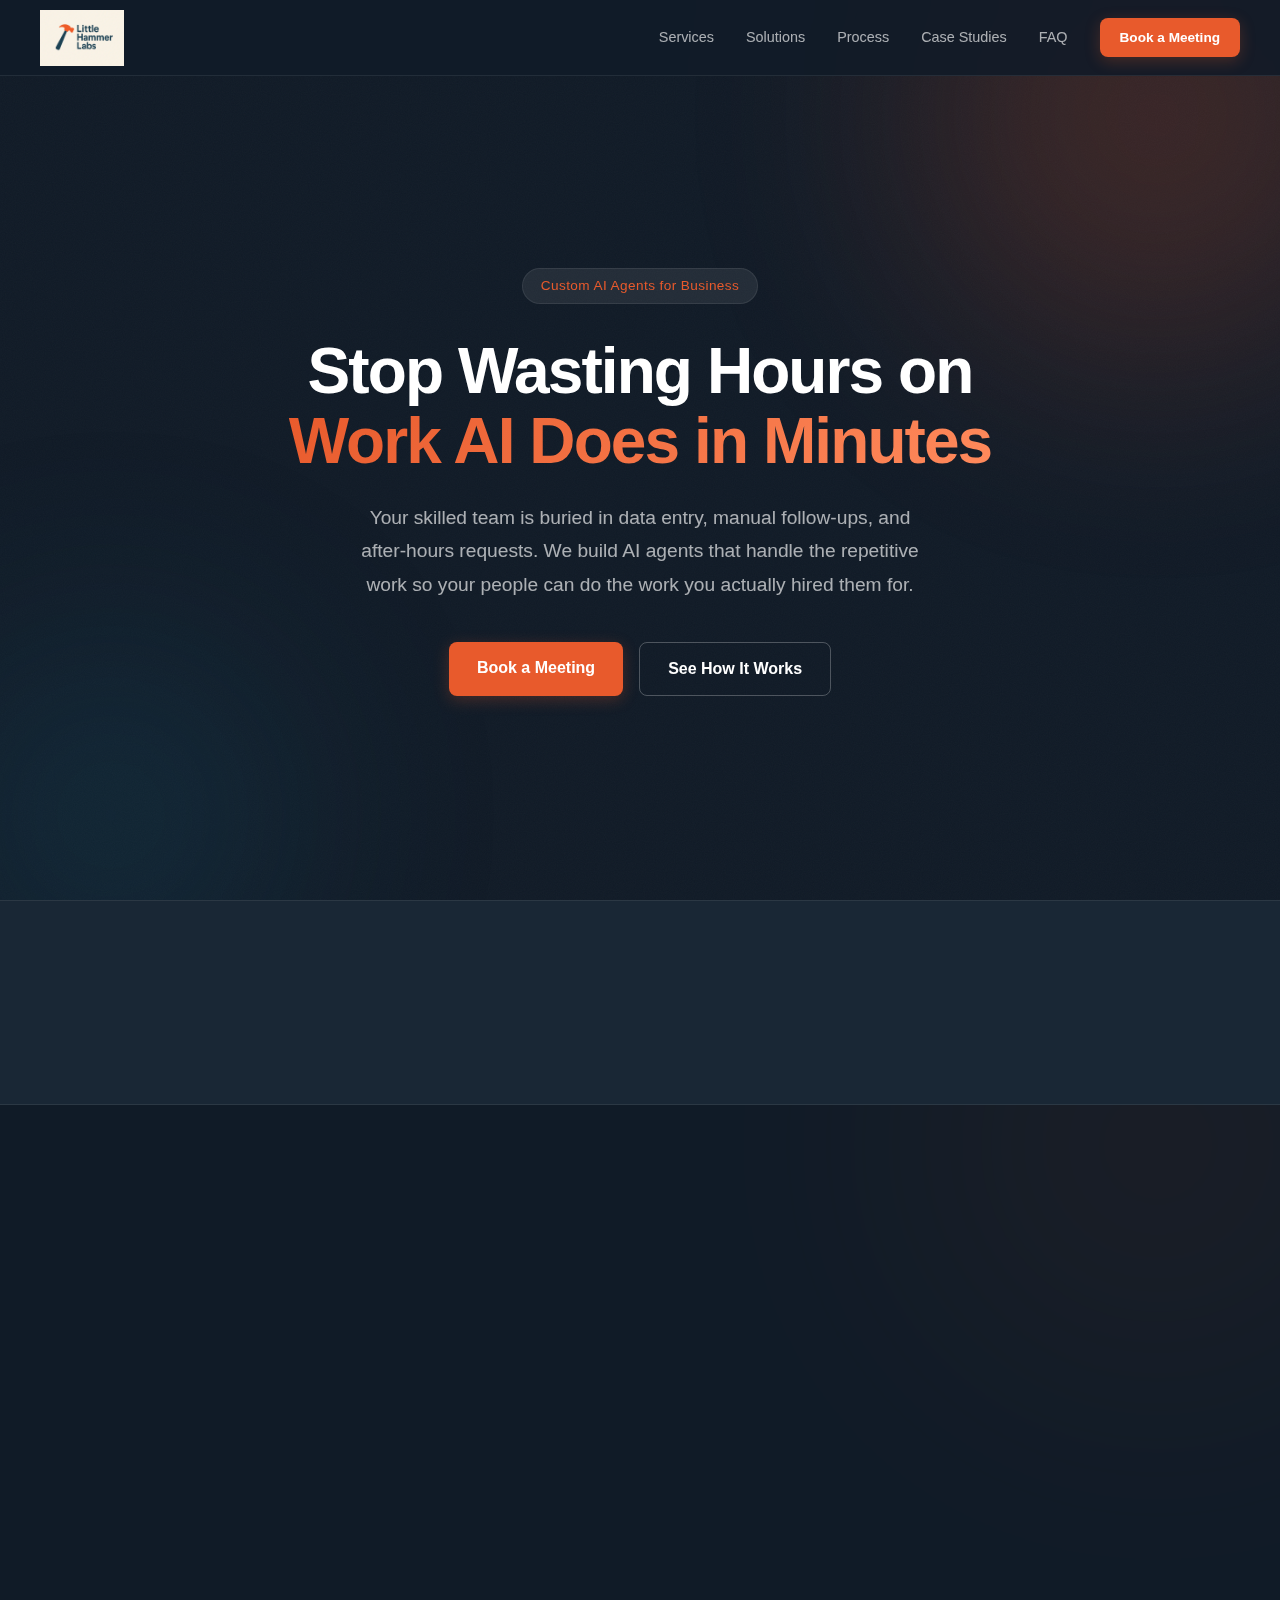
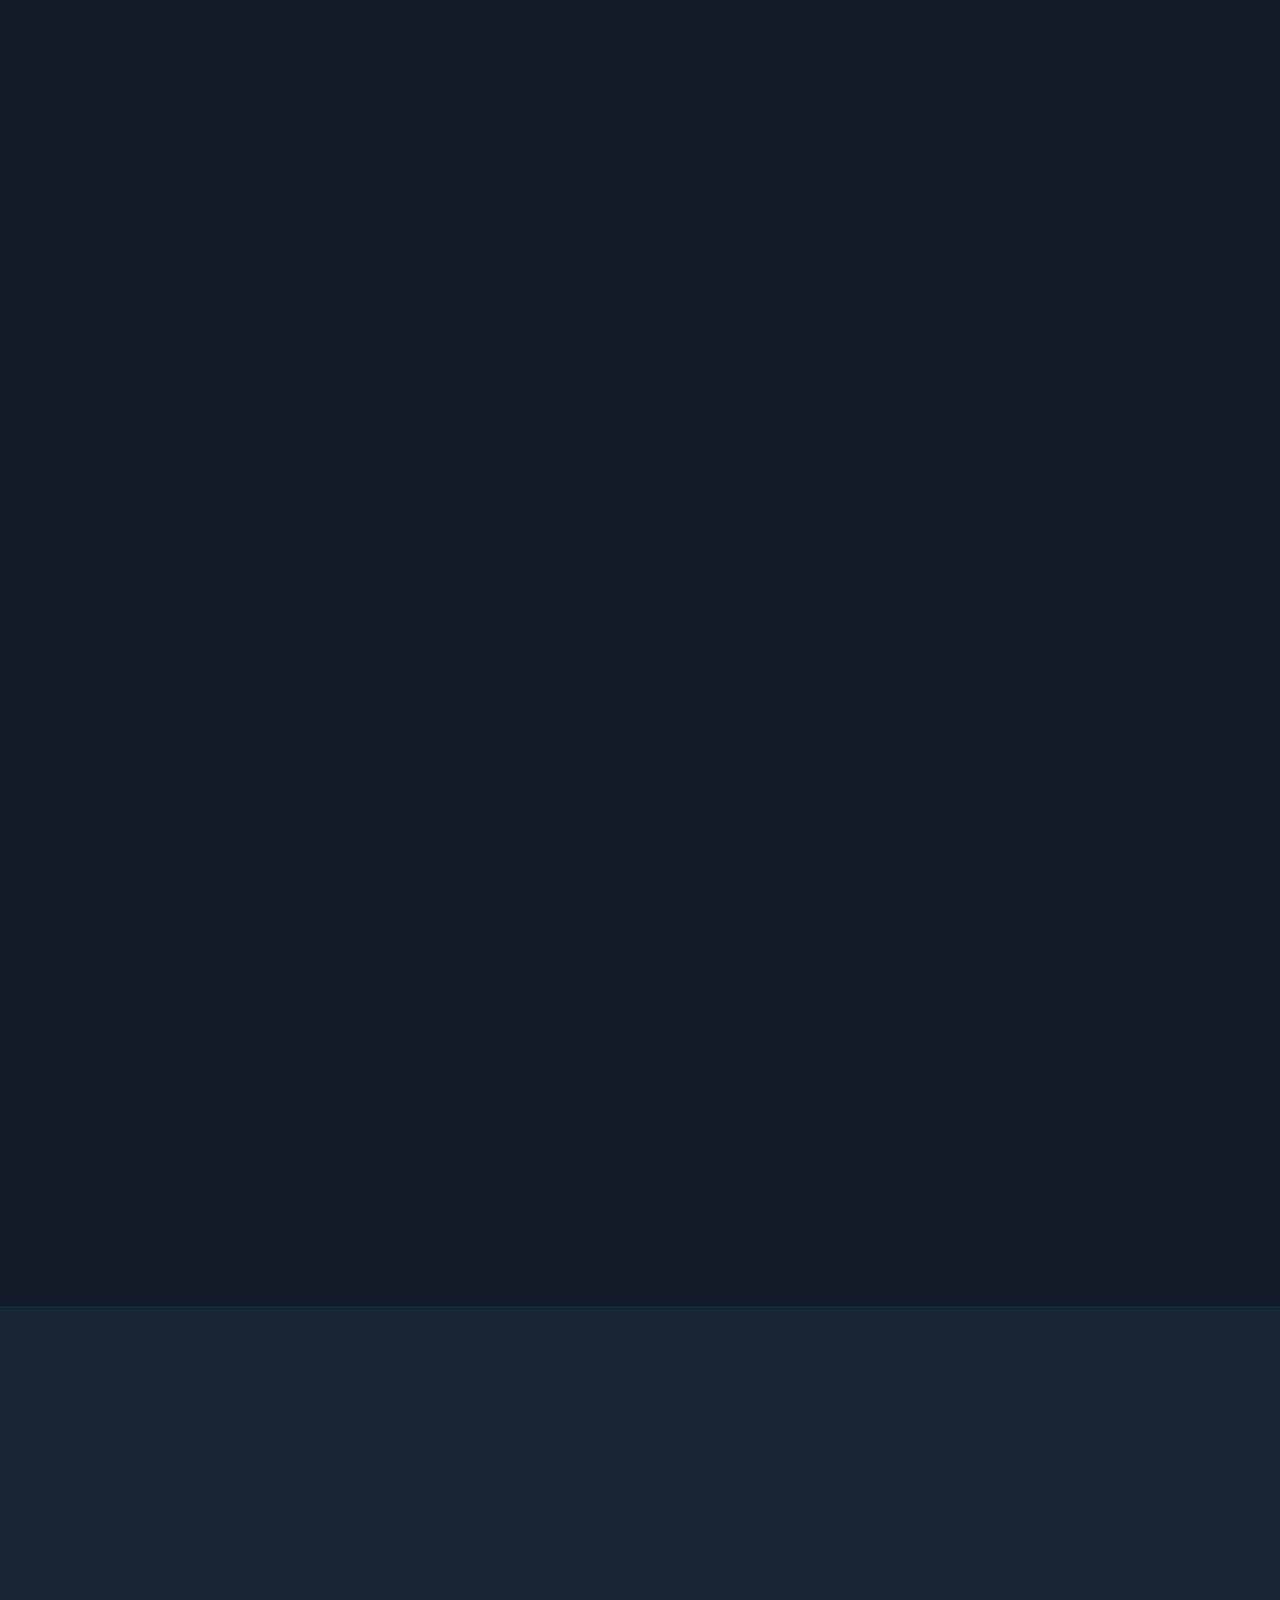
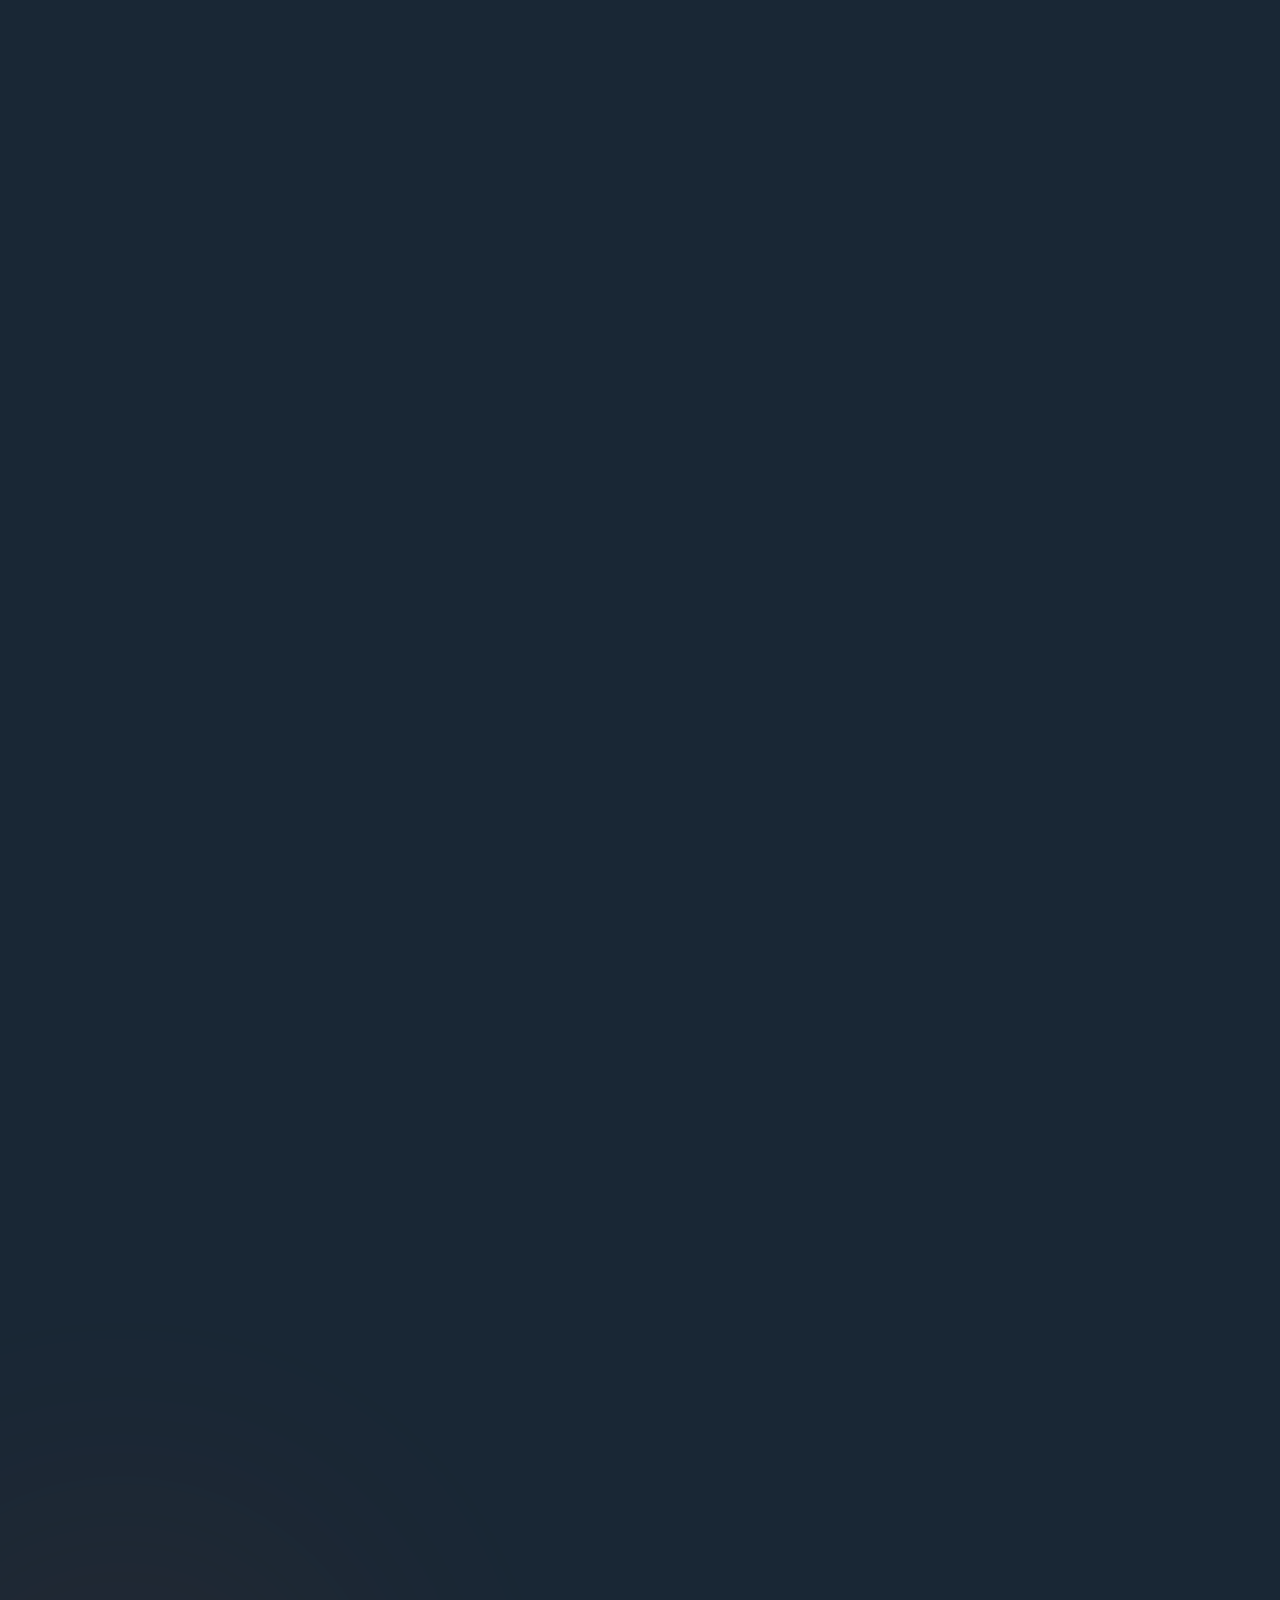
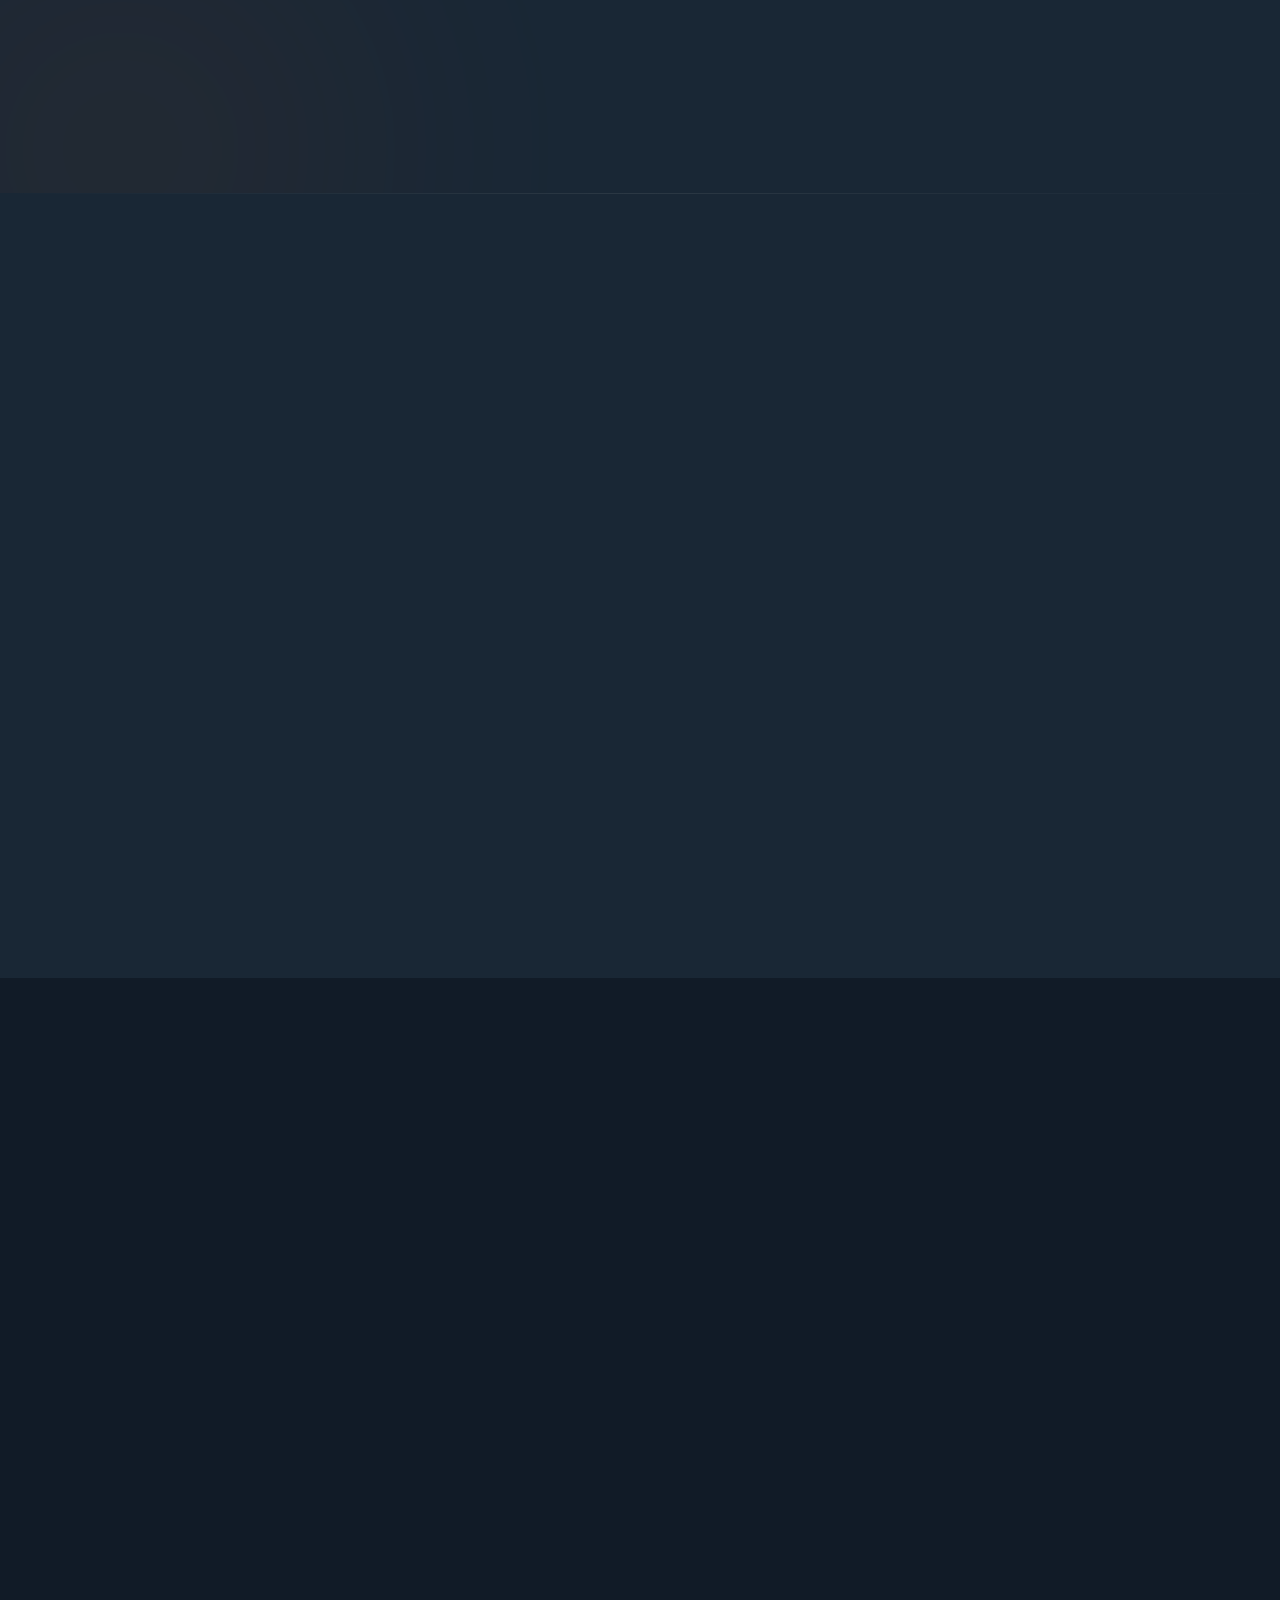
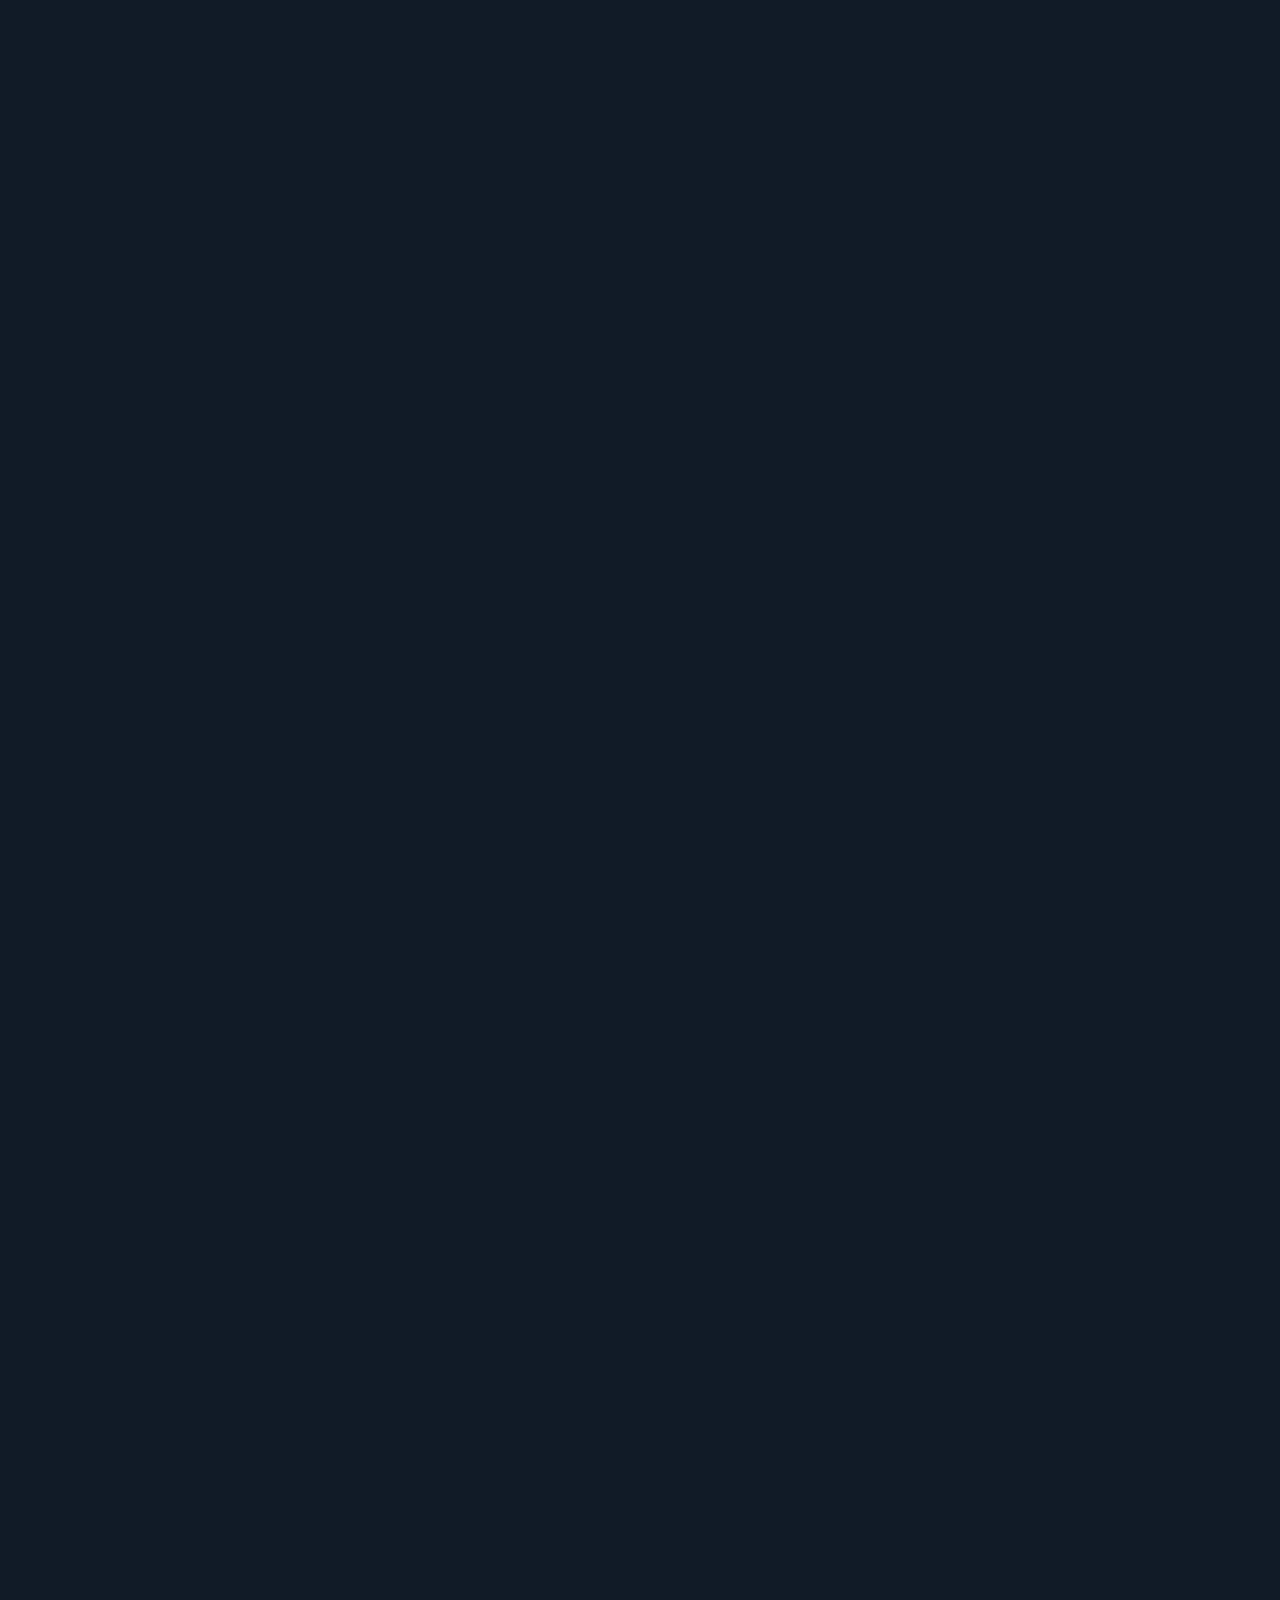
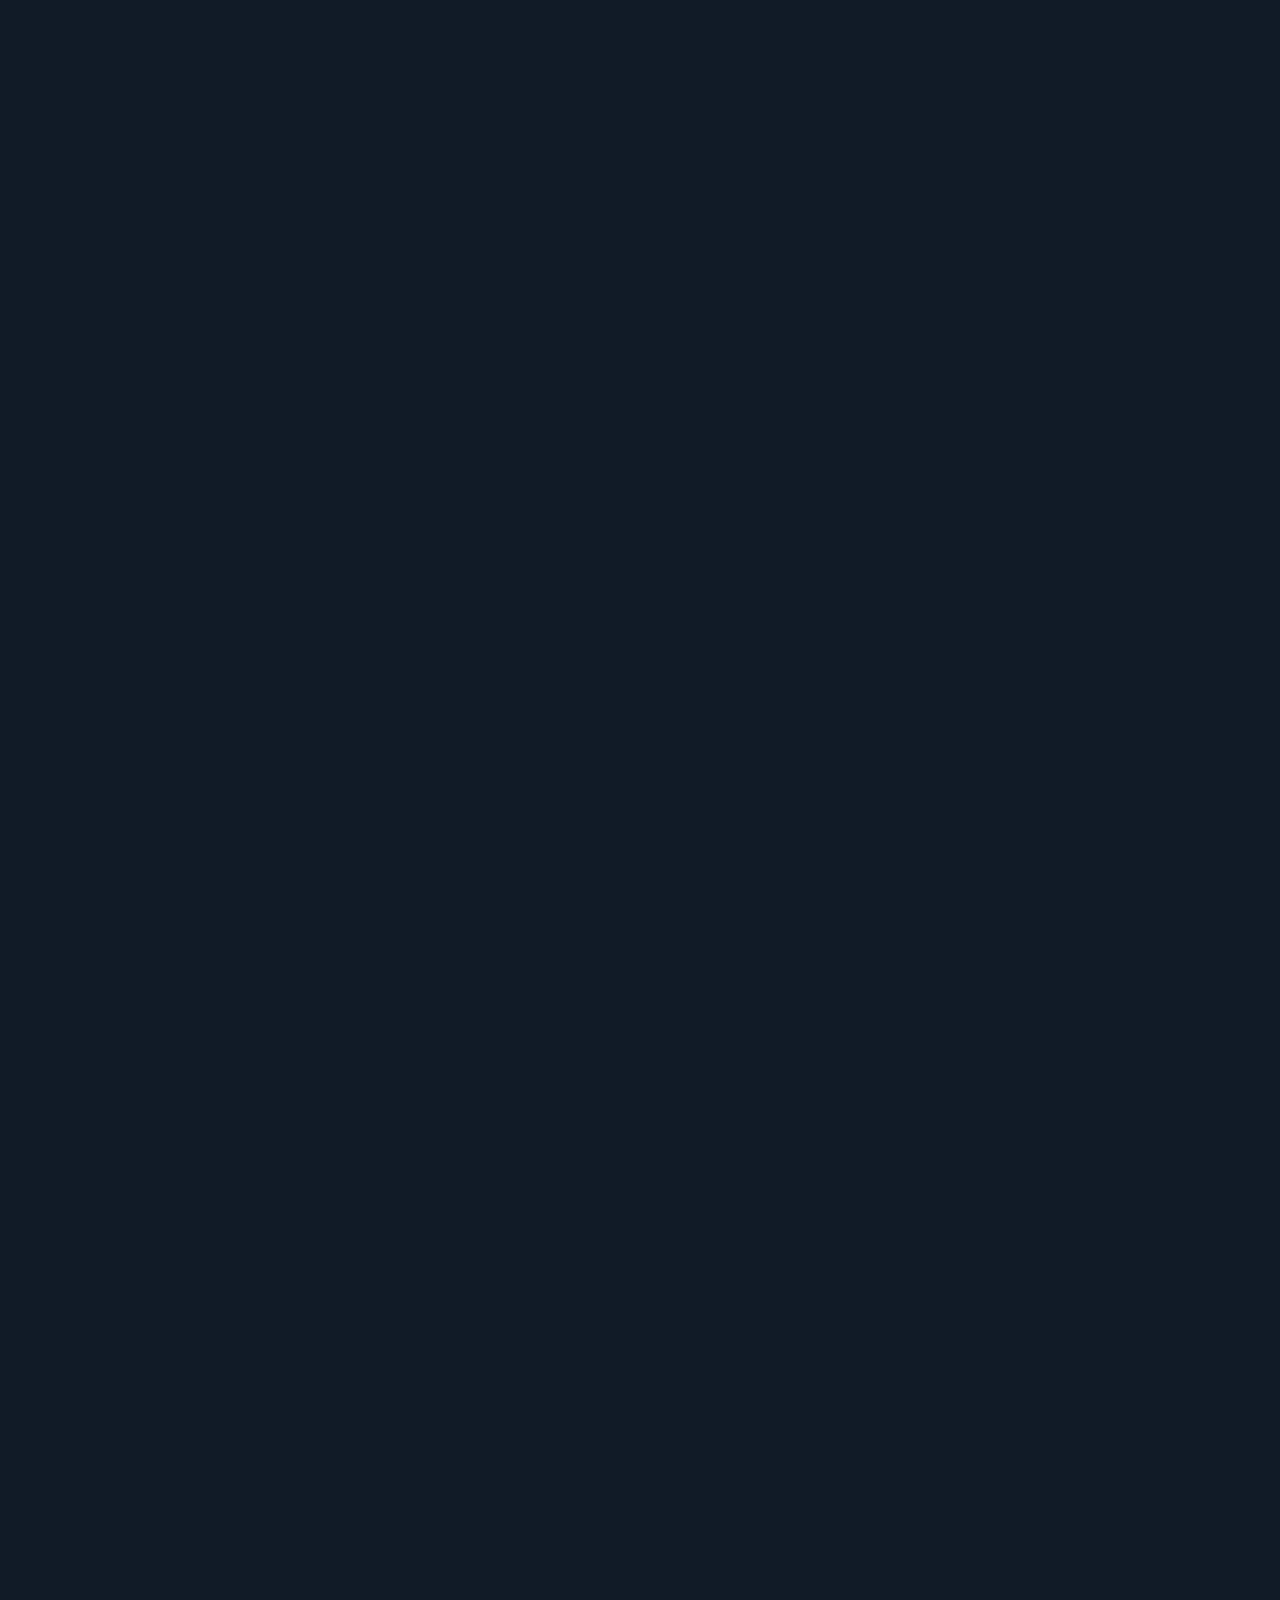
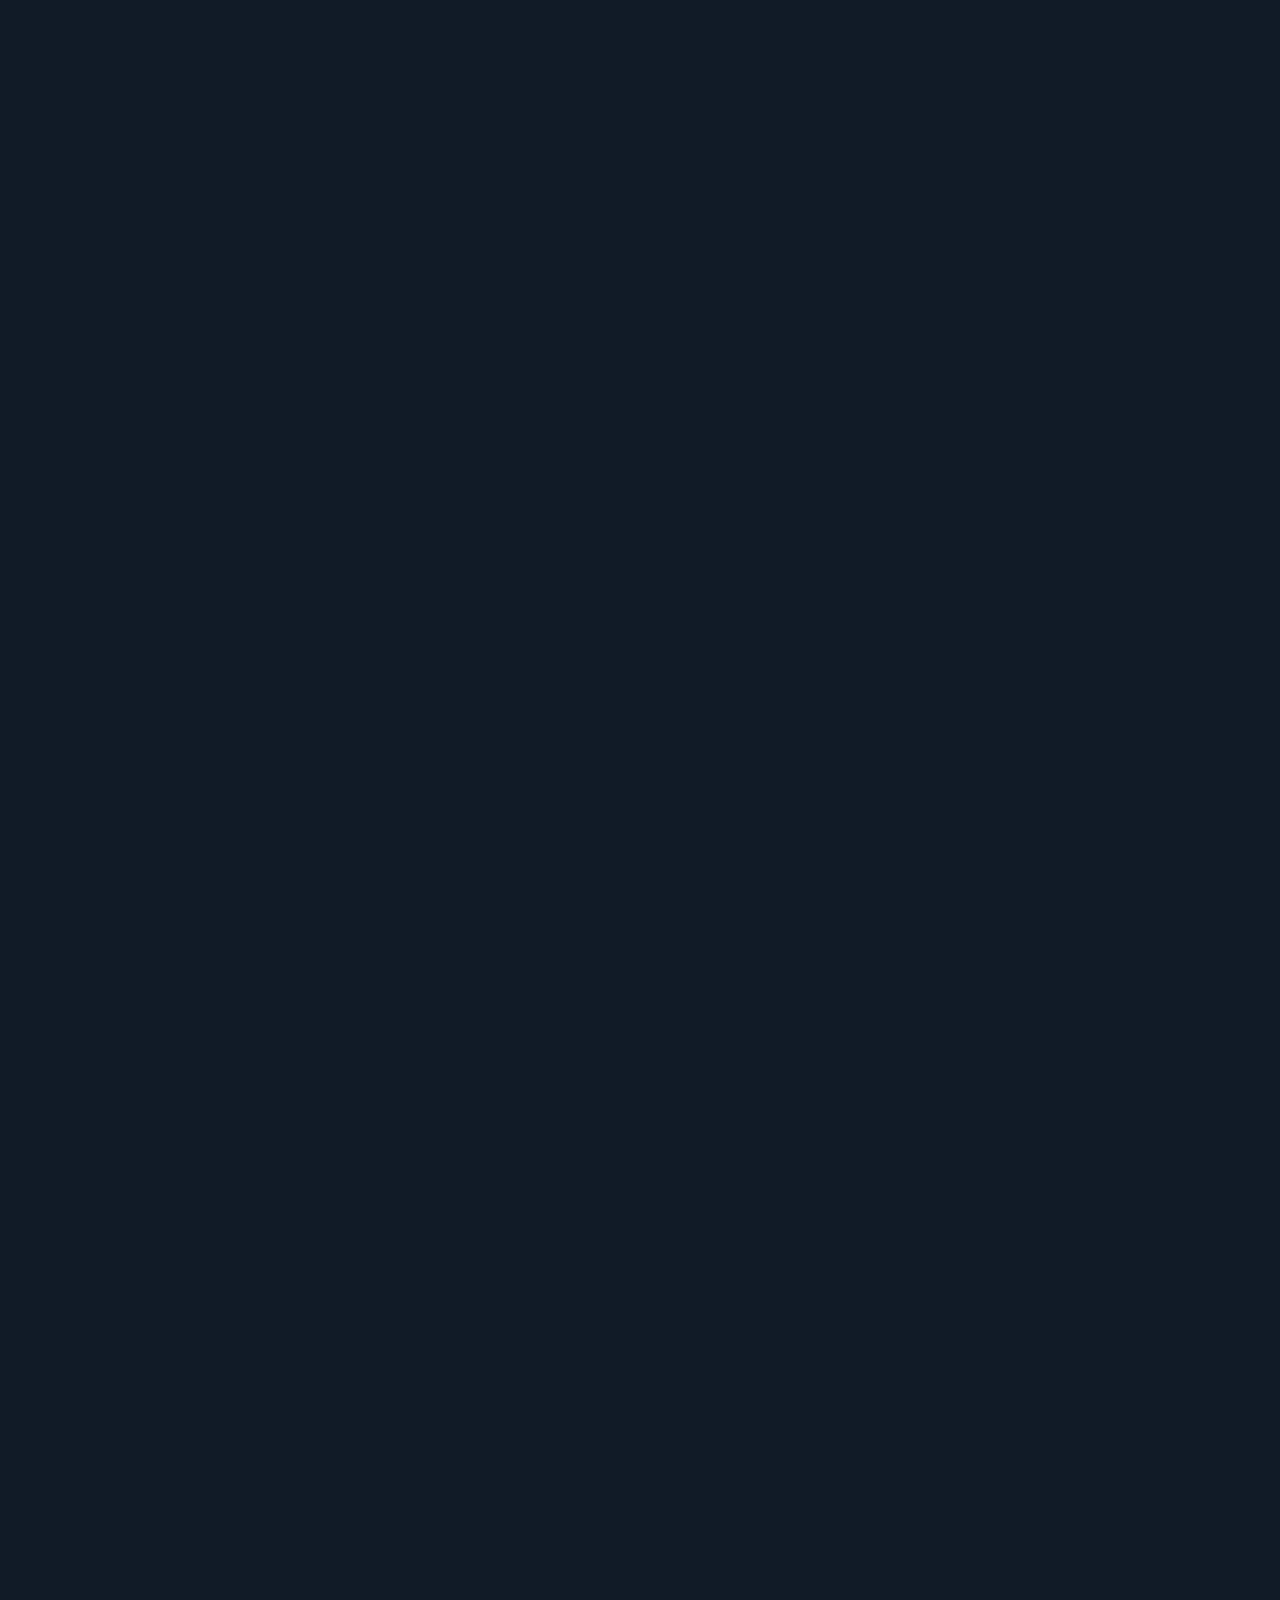
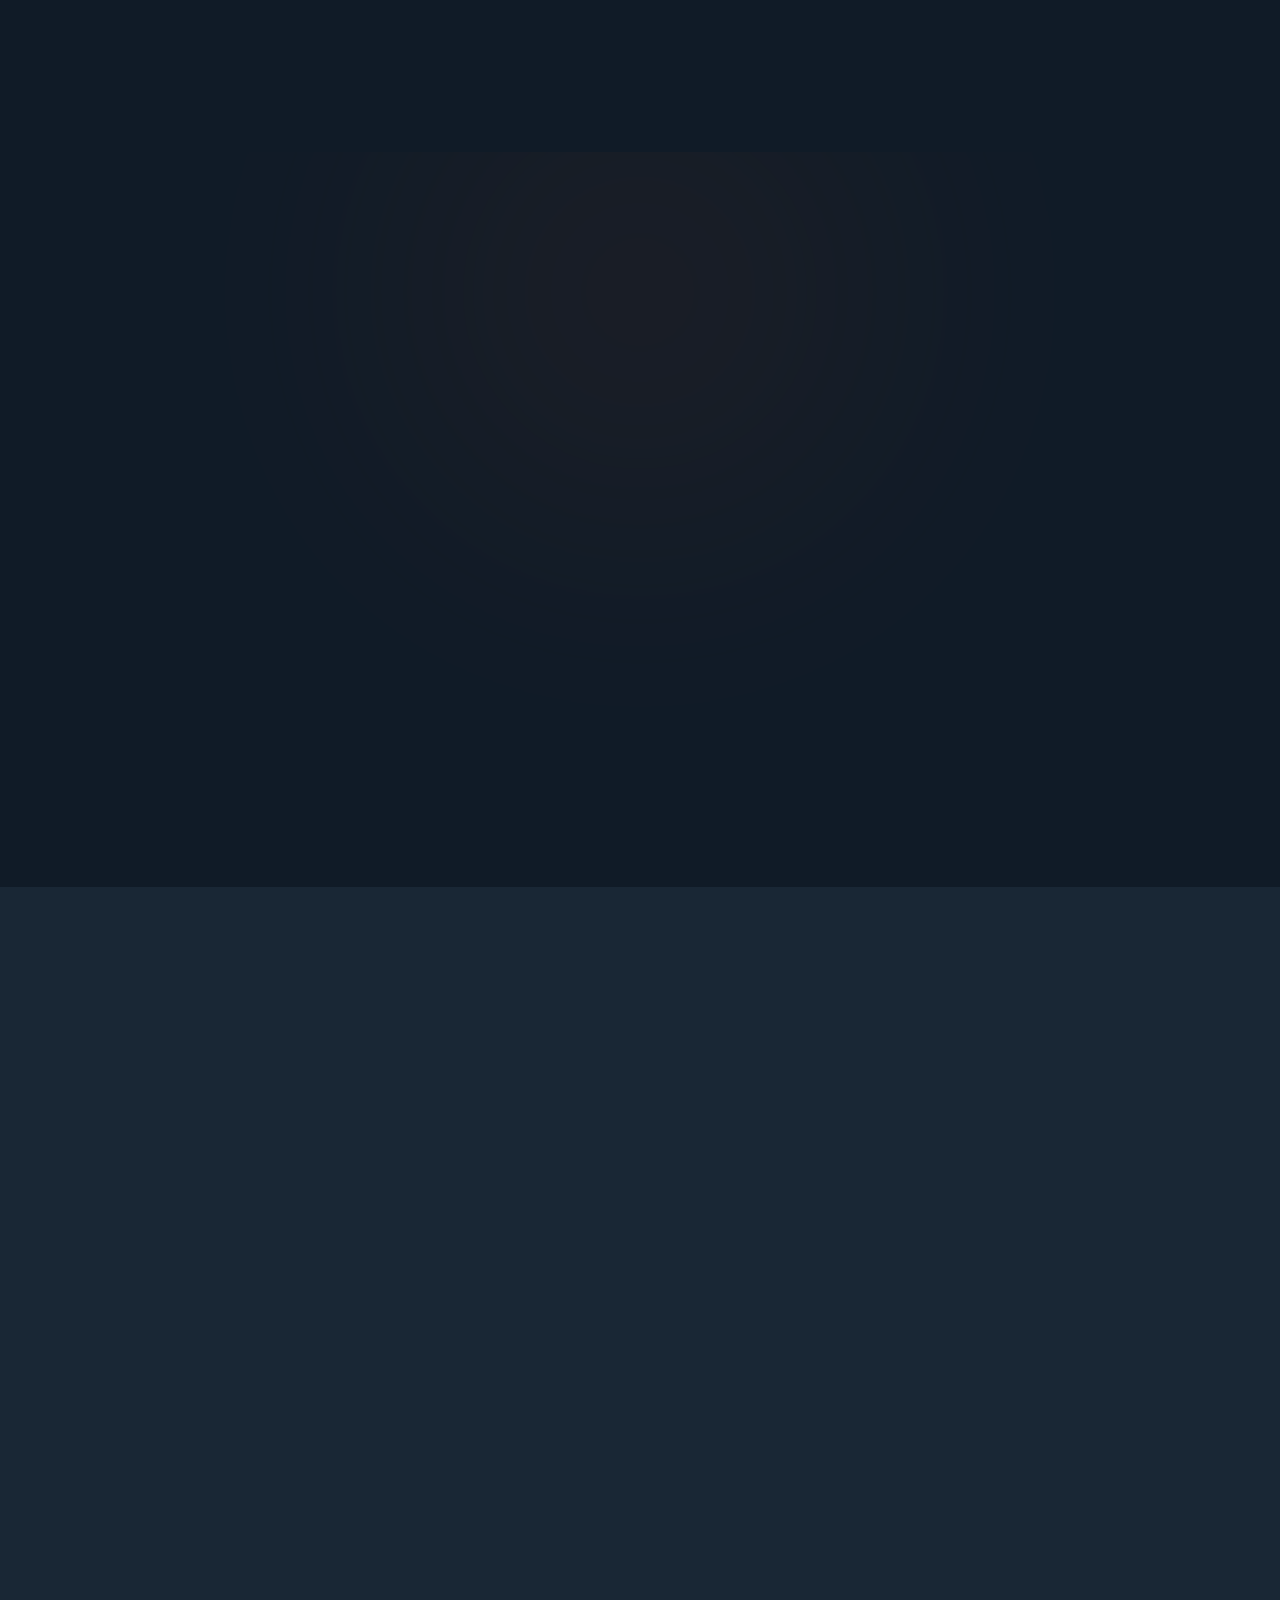
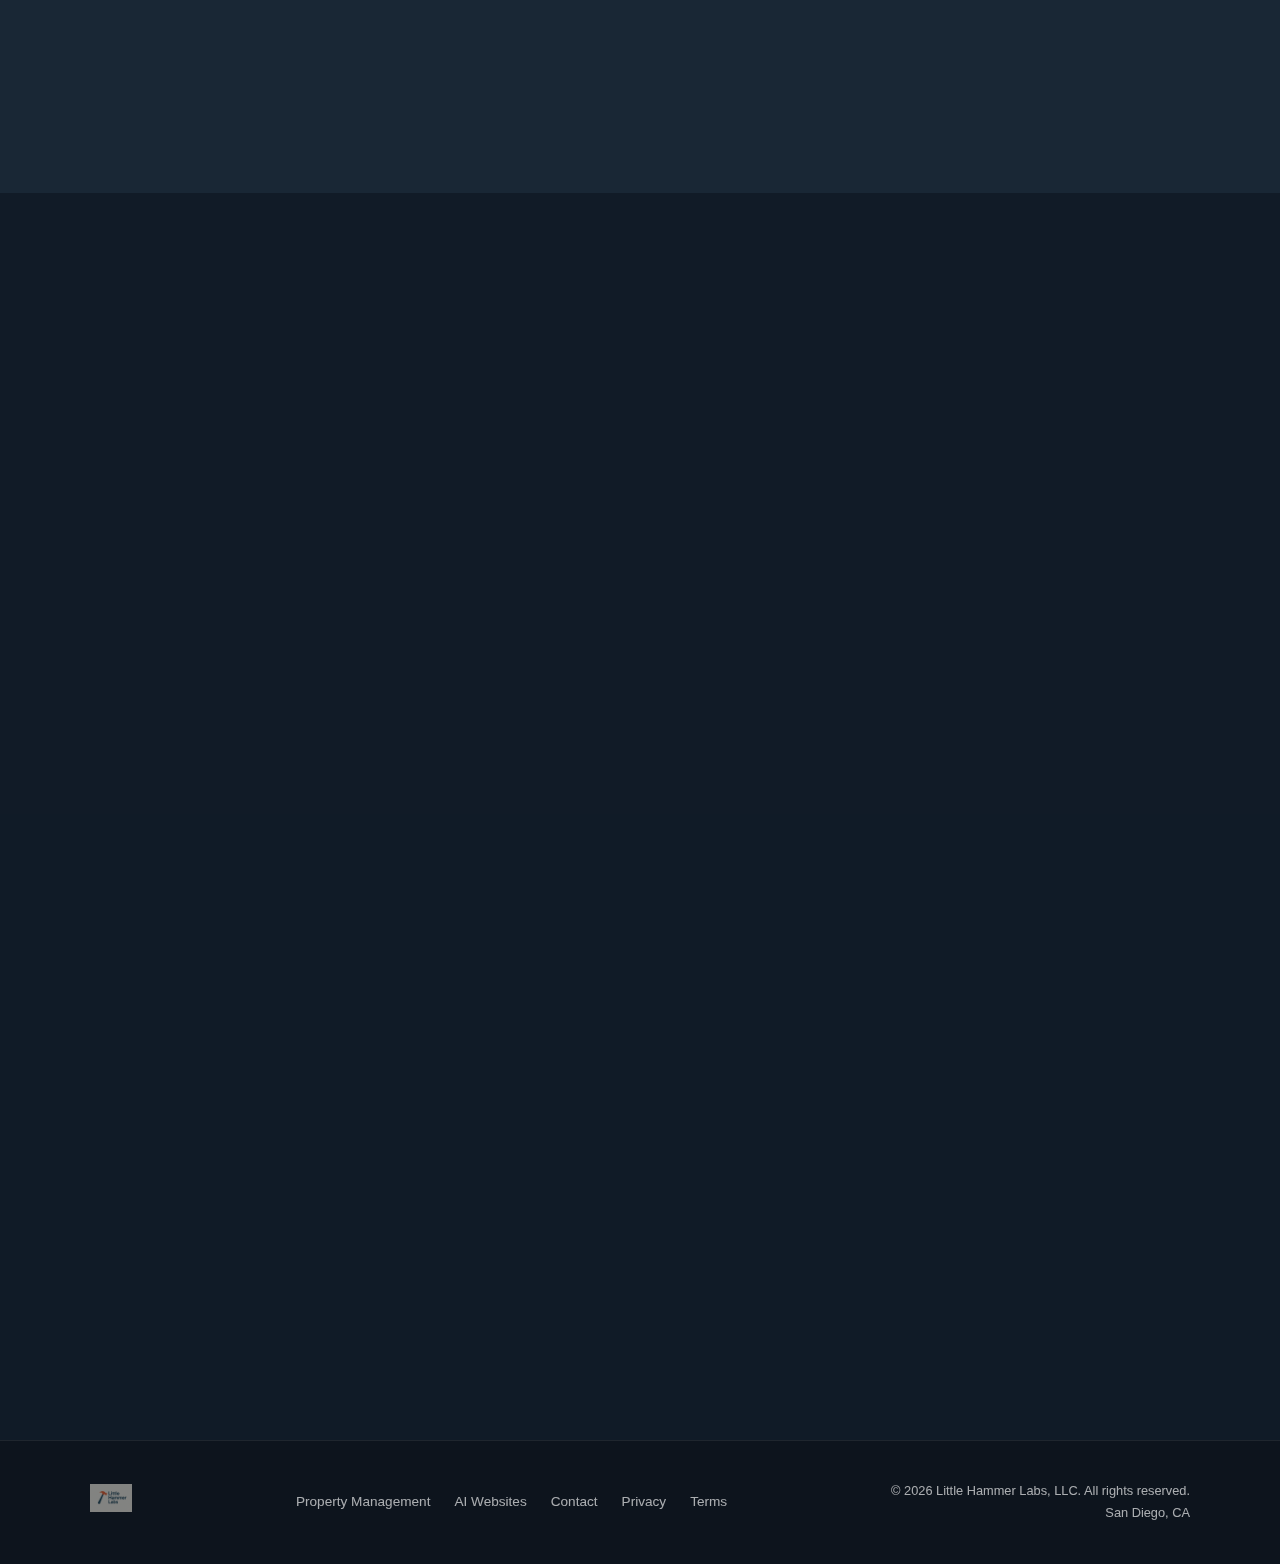
<file: index.html>
<!DOCTYPE html>
<html lang="en">
<head>
  <meta charset="UTF-8" />
  <meta name="viewport" content="width=device-width, initial-scale=1.0" />

  <!-- Primary Meta Tags -->
  <title>Little Hammer Labs — AI Agents for Business</title>
  <meta name="title" content="Little Hammer Labs — AI Agents for Business" />
  <meta name="description" content="Little Hammer Labs builds custom AI agents that run your business workflows autonomously — maintenance requests, document processing, client communication, and more. Based in San Diego." />
  <meta name="keywords" content="AI agents, agentic ops, autonomous agents, AI consultancy, local LLM, private AI, business automation, custom AI agents, workflow automation, San Diego AI" />
  <meta name="author" content="Little Hammer Labs, LLC" />
  <meta name="robots" content="index, follow" />

  <!-- Open Graph / Facebook -->
  <meta property="og:type" content="website" />
  <meta property="og:url" content="https://littlehammerlabs.com/" />
  <meta property="og:title" content="Little Hammer Labs — AI Agents for Business" />
  <meta property="og:description" content="Custom autonomous AI agents that handle complex business workflows. Privacy-first. Built for your operations." />
  <meta property="og:image" content="https://littlehammerlabs.com/assets/images/lhlfull.png" />
  <meta property="og:image:width" content="1200" />
  <meta property="og:image:height" content="630" />
  <meta property="og:image:alt" content="Little Hammer Labs — AI Agents for Business" />
  <meta property="og:site_name" content="Little Hammer Labs" />
  <meta property="og:locale" content="en_US" />
  <meta property="og:image:type" content="image/png" />

  <!-- Twitter -->
  <meta property="twitter:card" content="summary_large_image" />
  <meta property="twitter:url" content="https://littlehammerlabs.com/" />
  <meta property="twitter:title" content="Little Hammer Labs — AI Agents for Business" />
  <meta property="twitter:description" content="Custom autonomous AI agents that handle complex business workflows. Privacy-first. Built for your operations." />
  <meta property="twitter:image" content="https://littlehammerlabs.com/assets/images/lhlfull.png" />
  <meta property="twitter:image:alt" content="Little Hammer Labs — AI Agents for Business" />
  <meta name="twitter:domain" content="littlehammerlabs.com" />

  <!-- Theme & Mobile -->
  <meta name="theme-color" content="#e85a2c" />
  <meta name="msapplication-TileColor" content="#e85a2c" />
  <link rel="canonical" href="https://littlehammerlabs.com/" />
  <meta name="mobile-web-app-capable" content="yes" />
  <meta name="apple-mobile-web-app-capable" content="yes" />
  <meta name="apple-mobile-web-app-status-bar-style" content="default" />
  <meta name="apple-mobile-web-app-title" content="Little Hammer Labs" />

  <!-- Favicons -->
  <link rel="icon" type="image/x-icon" href="assets/favicons/favicon-png/favicon.ico" />
  <link rel="icon" type="image/png" sizes="16x16" href="assets/favicons/favicon-png/favicon-16x16.png" />
  <link rel="icon" type="image/png" sizes="32x32" href="assets/favicons/favicon-png/favicon-32x32.png" />
  <link rel="icon" type="image/webp" sizes="32x32" href="assets/favicons/favicon-webp/favicon-32x32.webp" />
  <link rel="apple-touch-icon" sizes="180x180" href="assets/favicons/favicon-png/apple-touch-icon.png" />
  <link rel="icon" type="image/png" sizes="192x192" href="assets/favicons/favicon-png/android-chrome-192x192.png" />
  <link rel="manifest" href="manifest.json" />

  <!-- Preload -->
  <link rel="preload" href="styles.css" as="style" />
  <link rel="preload" href="assets/images/lhlfull.webp" as="image" />

  <!-- Styles -->
  <link rel="stylesheet" href="styles.css" />

  <!-- DNS Prefetch -->
  <link rel="dns-prefetch" href="//www.googletagmanager.com" />

  <!-- Security -->
  <meta http-equiv="X-Content-Type-Options" content="nosniff" />
  <meta http-equiv="X-Frame-Options" content="DENY" />
  <meta http-equiv="Referrer-Policy" content="strict-origin-when-cross-origin" />

  <!-- Google Analytics 4 -->
  <script async src="https://www.googletagmanager.com/gtag/js?id=G-Y4P4VYS9YM"></script>
  <script>
    window.dataLayer = window.dataLayer || [];
    function gtag(){dataLayer.push(arguments);}
    gtag('js', new Date());
    gtag('config', 'G-Y4P4VYS9YM');
  </script>

  <!-- Structured Data: Organization -->
  <script type="application/ld+json">
  {
    "@context": "https://schema.org",
    "@type": "Organization",
    "name": "Little Hammer Labs",
    "url": "https://littlehammerlabs.com",
    "logo": "https://littlehammerlabs.com/assets/images/lhlfull.png",
    "description": "We build custom AI agents that run your business workflows autonomously — maintenance requests, document processing, client communication, and more.",
    "areaServed": "San Diego, CA",
    "contactPoint": {
      "@type": "ContactPoint",
      "email": "contact@littlehammerlabs.com",
      "contactType": "sales"
    },
    "sameAs": [
      "https://littlehammerlabs.com"
    ]
  }
  </script>

  <!-- Structured Data: FAQ -->
  <script type="application/ld+json">
  {
    "@context": "https://schema.org",
    "@type": "FAQPage",
    "mainEntity": [
      {
        "@type": "Question",
        "name": "How is this different from Zapier or Make?",
        "acceptedAnswer": {
          "@type": "Answer",
          "text": "Zapier and Make are great for simple, linear automations. Our agents handle multi-step workflows that require judgment: reading unstructured data, making decisions based on context, and taking action across multiple systems."
        }
      },
      {
        "@type": "Question",
        "name": "What happens to my data?",
        "acceptedAnswer": {
          "@type": "Answer",
          "text": "We can deploy AI models that run entirely on your infrastructure. Your data never leaves your building. For cloud-based deployments, we use private instances with no data sharing."
        }
      },
      {
        "@type": "Question",
        "name": "How long until I see results?",
        "acceptedAnswer": {
          "@type": "Answer",
          "text": "Our pilot phase is 2-4 weeks. You'll have a working agent handling a real workflow in your environment. We built Diehl Group Architects' transcription tool in 6 weeks, and it paid for itself on the first project."
        }
      },
      {
        "@type": "Question",
        "name": "What if we're not sure what to automate?",
        "acceptedAnswer": {
          "@type": "Answer",
          "text": "That's what the discovery call is for. We'll walk through your day-to-day operations and pinpoint the workflow where automation would save the most time and money."
        }
      },
      {
        "@type": "Question",
        "name": "Can the agent make mistakes?",
        "acceptedAnswer": {
          "@type": "Answer",
          "text": "Every agent we build can be configured for human review on critical actions. Most clients start with human-in-the-loop and expand autonomy as they build trust in the system."
        }
      },
      {
        "@type": "Question",
        "name": "You're a small team. Can you handle our workload?",
        "acceptedAnswer": {
          "@type": "Answer",
          "text": "Small team is the point. You work directly with the founders who built the system. No account managers, no telephone game. We take on a limited number of clients so every project gets our full attention."
        }
      }
    ]
  }
  </script>

  <!-- Structured Data: LocalBusiness -->
  <script type="application/ld+json">
  {
    "@context": "https://schema.org",
    "@type": "LocalBusiness",
    "name": "Little Hammer Labs",
    "description": "We build custom AI agents that run your business workflows autonomously — maintenance requests, document processing, client communication, and more.",
    "url": "https://littlehammerlabs.com",
    "logo": "https://littlehammerlabs.com/assets/images/lhlfull.png",
    "email": "contact@littlehammerlabs.com",
    "address": {
      "@type": "PostalAddress",
      "addressLocality": "San Diego",
      "addressRegion": "CA",
      "addressCountry": "US"
    },
    "areaServed": {
      "@type": "City",
      "name": "San Diego"
    },
    "priceRange": "$$",
    "serviceType": ["AI Consulting", "Autonomous Agent Development", "Private LLM Deployment", "Business Process Automation"]
  }
  </script>
</head>
<body>

  <!-- Background Layer -->
  <div class="bg-layer" aria-hidden="true">
    <div class="bg-grain"></div>
  </div>

  <!-- Navigation -->
  <nav class="nav">
    <div class="nav-inner">
      <a href="/" class="nav-logo">
        <img src="assets/images/lhlfull.webp" alt="Little Hammer Labs" />
      </a>
      <div class="nav-links">
        <a href="#services" class="nav-link">Services</a>
        <a href="#solutions" class="nav-link">Solutions</a>
        <a href="#how-it-works" class="nav-link">Process</a>
        <a href="#customers" class="nav-link">Case Studies</a>
        <a href="#faq" class="nav-link">FAQ</a>
        <a href="https://cal.com/max-lhl/30min" class="btn btn-primary btn-sm">Book a Meeting</a>
      </div>
    </div>
  </nav>

  <!-- Hero -->
  <section class="hero">
    <div class="hero-bg">
      <div class="hero-glow hero-glow-1"></div>
      <div class="hero-glow hero-glow-2"></div>
    </div>
    <div class="hero-inner">
      <div class="hero-badge reveal">Custom AI Agents for Business</div>
      <h1 class="hero-headline reveal"><span id="hero-rotate"></span><br /><span class="gradient-text">Work AI Does in Minutes</span></h1>
      <script>
        (function(){
          var h=[
            "Stop Wasting Hours on",
            "Stop Doing Manually",
            "Stop Paying People for",
            "Your Team Spends 20+ Hours a Week on",
            "You Shouldn\u2019t Be Doing",
            "Automate the Repetitive",
            "Free Your Team From"
          ];
          document.getElementById("hero-rotate").textContent=h[Math.floor(Math.random()*h.length)];
        })();
      </script>
      <p class="hero-sub reveal">Your skilled team is buried in data entry, manual follow-ups, and after-hours requests. We build AI agents that handle the repetitive work so your people can do the work you actually hired them for.</p>
      <div class="hero-actions reveal">
        <a href="https://cal.com/max-lhl/30min" class="btn btn-primary">Book a Meeting</a>
        <a href="#scenario" class="btn btn-outline">See How It Works</a>
      </div>
    </div>
  </section>

  <!-- Stats Bar -->
  <section class="stats-bar">
    <div class="section-inner">
      <div class="stats-grid">
        <div class="stat reveal">
          <div class="stat-number">1,800</div>
          <div class="stat-label">audio files transcribed in under an hour for a forensic architecture firm</div>
        </div>
        <div class="stat reveal">
          <div class="stat-number">$20K+</div>
          <div class="stat-label">annual labor savings on a single client project</div>
        </div>
        <div class="stat reveal">
          <div class="stat-number">11</div>
          <div class="stat-label">autonomous agents running our own operations every night at 3 AM</div>
        </div>
      </div>
    </div>
  </section>

  <!-- Scenario Playbook -->
  <section class="scenario has-accent" id="scenario">
    <div class="section-inner">
      <div class="section-label reveal">See the Difference</div>
      <h2 class="section-heading reveal">Friday 5:30 PM — A High-Priority Request Comes In</h2>
      <p class="section-sub reveal">Here's what happens with and without an AI agent.</p>
      <div class="scenario-grid">
        <div class="scenario-card scenario-without reveal">
          <div class="scenario-header">
            <span class="scenario-badge scenario-badge-old">Without AI Agent</span>
          </div>
          <ol class="scenario-steps">
            <li>Client emails a detailed request</li>
            <li>Message sits in the inbox — everyone's gone for the weekend</li>
            <li>Monday morning: it's buried under 50 other emails</li>
            <li>Someone reads it, realizes they need info from two other systems</li>
            <li>They manually pull data, cross-reference, and compile a response</li>
            <li>Response finally goes out Tuesday afternoon</li>
            <li>Client has been waiting <strong>4 days</strong></li>
            <li>They're already shopping your competitor</li>
          </ol>
          <div class="scenario-result scenario-result-bad">
            Result: 4 days. Frustrated client. Lost trust.
          </div>
        </div>
        <div class="scenario-card scenario-with reveal">
          <div class="scenario-header">
            <span class="scenario-badge scenario-badge-new">With AI Agent</span>
          </div>
          <ol class="scenario-steps">
            <li>Client emails a detailed request</li>
            <li>AI agent picks it up in <strong>under 30 seconds</strong></li>
            <li>Agent identifies the request type and required data</li>
            <li>Pulls information from your CRM, files, and databases automatically</li>
            <li>Drafts a complete response with all the details</li>
            <li>Routes it for human review or sends it directly</li>
            <li>Client gets a response <strong>within the hour</strong></li>
            <li>Agent logs everything and updates your systems</li>
          </ol>
          <div class="scenario-result scenario-result-good">
            Result: Under 1 hour. Impressed client. Retained business.
          </div>
        </div>
      </div>
    </div>
  </section>

  <!-- Services -->
  <section class="services" id="services">
    <div class="section-inner">
      <div class="section-label reveal">Services</div>
      <h2 class="section-heading reveal">What We Build</h2>
      <p class="section-sub reveal">Our agents don't just answer questions. They log into your systems and do the work.</p>
      <div class="card-grid">
        <div class="card reveal">
          <div class="card-icon-wrap">
            <svg class="card-icon" viewBox="0 0 24 24" fill="none" stroke="currentColor" stroke-width="1.5" stroke-linecap="round" stroke-linejoin="round">
              <circle cx="12" cy="12" r="3"/><path d="M19.4 15a1.65 1.65 0 0 0 .33 1.82l.06.06a2 2 0 0 1-2.83 2.83l-.06-.06a1.65 1.65 0 0 0-1.82-.33 1.65 1.65 0 0 0-1 1.51V21a2 2 0 0 1-4 0v-.09A1.65 1.65 0 0 0 9 19.4a1.65 1.65 0 0 0-1.82.33l-.06.06a2 2 0 0 1-2.83-2.83l.06-.06A1.65 1.65 0 0 0 4.68 15a1.65 1.65 0 0 0-1.51-1H3a2 2 0 0 1 0-4h.09A1.65 1.65 0 0 0 4.6 9a1.65 1.65 0 0 0-.33-1.82l-.06-.06a2 2 0 0 1 2.83-2.83l.06.06A1.65 1.65 0 0 0 9 4.68a1.65 1.65 0 0 0 1-1.51V3a2 2 0 0 1 4 0v.09a1.65 1.65 0 0 0 1 1.51 1.65 1.65 0 0 0 1.82-.33l.06-.06a2 2 0 0 1 2.83 2.83l-.06.06A1.65 1.65 0 0 0 19.4 9a1.65 1.65 0 0 0 1.51 1H21a2 2 0 0 1 0 4h-.09a1.65 1.65 0 0 0-1.51 1z"/>
            </svg>
          </div>
          <h3 class="card-title">Agentic Ops</h3>
          <p class="card-text">Autonomous agents that execute multi-step workflows across your tools — CRMs, databases, email, file systems, and more.</p>
        </div>
        <div class="card reveal">
          <div class="card-icon-wrap">
            <svg class="card-icon" viewBox="0 0 24 24" fill="none" stroke="currentColor" stroke-width="1.5" stroke-linecap="round" stroke-linejoin="round">
              <polyline points="16 3 21 3 21 8"/><line x1="4" y1="20" x2="21" y2="3"/><polyline points="21 16 21 21 16 21"/><line x1="15" y1="15" x2="21" y2="21"/><line x1="4" y1="4" x2="9" y2="9"/>
            </svg>
          </div>
          <h3 class="card-title">Custom Automation</h3>
          <p class="card-text">Identify and replace manual, repetitive bottlenecks with intelligent agents that learn your business processes.</p>
        </div>
        <div class="card reveal">
          <div class="card-icon-wrap">
            <svg class="card-icon" viewBox="0 0 24 24" fill="none" stroke="currentColor" stroke-width="1.5" stroke-linecap="round" stroke-linejoin="round">
              <rect x="3" y="11" width="18" height="11" rx="2" ry="2"/><path d="M7 11V7a5 5 0 0 1 10 0v4"/><circle cx="12" cy="16" r="1"/>
            </svg>
          </div>
          <h3 class="card-title">Private LLM Deployment</h3>
          <p class="card-text">On-premise or private-cloud language models that keep your sensitive data off public APIs. Full control, zero exposure.</p>
        </div>
      </div>
    </div>
  </section>

  <!-- Solutions -->
  <section class="solutions" id="solutions">
    <div class="section-inner">
      <div class="section-label reveal">Solutions</div>
      <h2 class="section-heading reveal">Industries We Serve</h2>
      <p class="section-sub reveal">Vertical-specific AI solutions built for how your industry actually works.</p>
      <div class="solutions-grid">
        <a href="/propertymanagement/" class="solution-card reveal">
          <div class="solution-icon-wrap">
            <svg class="solution-icon" viewBox="0 0 24 24" fill="none" stroke="currentColor" stroke-width="1.5" stroke-linecap="round" stroke-linejoin="round">
              <path d="M3 9l9-7 9 7v11a2 2 0 0 1-2 2H5a2 2 0 0 1-2-2z"/><polyline points="9 22 9 12 15 12 15 22"/>
            </svg>
          </div>
          <h3 class="solution-title">AI Agents for Property Management</h3>
          <p class="solution-text">Maintenance requests, tenant communication, and lease processing — handled autonomously, 24/7.</p>
          <span class="solution-link">Learn more &rarr;</span>
        </a>
        <a href="casestudy/dga/" class="solution-card reveal">
          <div class="solution-icon-wrap">
            <svg class="solution-icon" viewBox="0 0 24 24" fill="none" stroke="currentColor" stroke-width="1.5" stroke-linecap="round" stroke-linejoin="round">
              <path d="M2 20h20"/><path d="M5 20V8l7-5 7 5v12"/><path d="M9 20v-4h6v4"/><line x1="9" y1="12" x2="9.01" y2="12"/><line x1="15" y1="12" x2="15.01" y2="12"/>
            </svg>
          </div>
          <h3 class="solution-title">AI for Architecture &amp; Engineering</h3>
          <p class="solution-text">Transcription, document processing, and reporting automation for AEC firms handling high-volume project data.</p>
          <span class="solution-link">See case study &rarr;</span>
        </a>
        <a href="/webdesign/" class="solution-card reveal">
          <div class="solution-icon-wrap">
            <svg class="solution-icon" viewBox="0 0 24 24" fill="none" stroke="currentColor" stroke-width="1.5" stroke-linecap="round" stroke-linejoin="round">
              <rect x="2" y="3" width="20" height="14" rx="2" ry="2"/><line x1="8" y1="21" x2="16" y2="21"/><line x1="12" y1="17" x2="12" y2="21"/>
            </svg>
          </div>
          <h3 class="solution-title">AI-Integrated Websites</h3>
          <p class="solution-text">Custom websites with built-in AI agents for lead capture, scheduling, and customer intake. Not a template with a chatbot bolted on.</p>
          <span class="solution-link">Learn more &rarr;</span>
        </a>
        <a href="https://cal.com/max-lhl/30min" class="solution-card reveal">
          <div class="solution-icon-wrap">
            <svg class="solution-icon" viewBox="0 0 24 24" fill="none" stroke="currentColor" stroke-width="1.5" stroke-linecap="round" stroke-linejoin="round">
              <path d="M12 2L2 7l10 5 10-5-10-5z"/><path d="M2 17l10 5 10-5"/><path d="M2 12l10 5 10-5"/>
            </svg>
          </div>
          <h3 class="solution-title">Your Industry</h3>
          <p class="solution-text">Every industry has repetitive workflows AI can handle. We'll find yours and build the agent to run it.</p>
          <span class="solution-link">Book a discovery call &rarr;</span>
        </a>
      </div>
    </div>
  </section>

  <!-- How It Works -->
  <section class="process has-accent" id="how-it-works">
    <div class="section-inner">
      <div class="section-label reveal">How It Works</div>
      <h2 class="section-heading reveal">From First Call to Deployed Agent</h2>
      <p class="section-sub reveal">A clear, low-risk process designed to prove value before you commit.</p>
      <div class="process-grid">
        <div class="process-step reveal">
          <div class="process-number">1</div>
          <div class="process-content">
            <h3 class="process-title">Discovery</h3>
            <p class="process-text">Free 30-minute call. We audit your current workflows and identify the single highest-ROI automation opportunity.</p>
            <span class="process-detail">Free &middot; No obligation</span>
          </div>
        </div>
        <div class="process-connector reveal"></div>
        <div class="process-step reveal">
          <div class="process-number">2</div>
          <div class="process-content">
            <h3 class="process-title">Pilot</h3>
            <p class="process-text">We build one agent for one workflow in 2-4 weeks. You see it working in your environment before committing further.</p>
            <span class="process-detail">2-4 weeks &middot; One workflow</span>
          </div>
        </div>
        <div class="process-connector reveal"></div>
        <div class="process-step reveal">
          <div class="process-number">3</div>
          <div class="process-content">
            <h3 class="process-title">Deploy</h3>
            <p class="process-text">Production deployment with monitoring, testing, and staff training. Your team learns to work alongside the agent.</p>
            <span class="process-detail">Full integration &middot; Staff training</span>
          </div>
        </div>
        <div class="process-connector reveal"></div>
        <div class="process-step reveal">
          <div class="process-number">4</div>
          <div class="process-content">
            <h3 class="process-title">Optimize & Expand</h3>
            <p class="process-text">Ongoing performance tuning, monitoring, and expansion to additional workflows as you see results.</p>
            <span class="process-detail">Continuous improvement</span>
          </div>
        </div>
      </div>
    </div>
  </section>

  <!-- Differentiators -->
  <section class="diff" id="approach">
    <div class="section-inner">
      <div class="section-label reveal">Our Approach</div>
      <h2 class="section-heading reveal">Why Little Hammer Labs</h2>
      <div class="diff-grid">
        <div class="diff-item reveal">
          <div class="diff-number">01</div>
          <h3 class="diff-title">Privacy-First Architecture</h3>
          <p class="diff-text">Your data never leaves your control. We deploy local and private LLMs so you get the power of AI without the exposure of public APIs.</p>
        </div>
        <div class="diff-item reveal">
          <div class="diff-number">02</div>
          <h3 class="diff-title">Lean Hybrid Infrastructure</h3>
          <p class="diff-text">Local hardware for orchestration, cloud GPUs for heavy compute. Enterprise-grade capability without enterprise-grade cost.</p>
        </div>
        <div class="diff-item reveal">
          <div class="diff-number">03</div>
          <h3 class="diff-title">Built Around Your Workflows</h3>
          <p class="diff-text">No cookie-cutter solutions. We study your specific operations, tools, and pain points — then build agents tailored to how your business actually works.</p>
        </div>
        <div class="diff-item reveal">
          <div class="diff-number">04</div>
          <h3 class="diff-title">Agents That Do the Work</h3>
          <p class="diff-text">Our agents don't just answer questions. They log into your CRM, pull the data, draft the response, and update the record. You review the result, not manage the process.</p>
        </div>
      </div>
    </div>
  </section>

  <!-- Security & Data -->
  <section class="security" id="security">
    <div class="section-inner">
      <div class="section-label reveal">Security</div>
      <h2 class="section-heading reveal">Your Data, Your Infrastructure</h2>
      <p class="section-sub reveal">We take data handling seriously. Here's how we protect your business.</p>
      <div class="security-grid">
        <div class="security-item reveal">
          <div class="security-icon-wrap">
            <svg class="security-icon" viewBox="0 0 24 24" fill="none" stroke="currentColor" stroke-width="1.5" stroke-linecap="round" stroke-linejoin="round">
              <rect x="3" y="11" width="18" height="11" rx="2" ry="2"/><path d="M7 11V7a5 5 0 0 1 10 0v4"/><circle cx="12" cy="16" r="1"/>
            </svg>
          </div>
          <h3 class="security-title">On-Prem Deployment</h3>
          <p class="security-text">AI models run on your hardware. Your data never leaves your building. No third-party APIs see your files, emails, or customer records.</p>
        </div>
        <div class="security-item reveal">
          <div class="security-icon-wrap">
            <svg class="security-icon" viewBox="0 0 24 24" fill="none" stroke="currentColor" stroke-width="1.5" stroke-linecap="round" stroke-linejoin="round">
              <path d="M12 22s8-4 8-10V5l-8-3-8 3v7c0 6 8 10 8 10z"/>
            </svg>
          </div>
          <h3 class="security-title">No Data Sharing</h3>
          <p class="security-text">Client data is never shared across engagements, used for model training, or stored beyond what your project requires. Each client environment is isolated.</p>
        </div>
        <div class="security-item reveal">
          <div class="security-icon-wrap">
            <svg class="security-icon" viewBox="0 0 24 24" fill="none" stroke="currentColor" stroke-width="1.5" stroke-linecap="round" stroke-linejoin="round">
              <circle cx="12" cy="12" r="10"/><polyline points="12 6 12 12 16 14"/>
            </svg>
          </div>
          <h3 class="security-title">Human Review Built In</h3>
          <p class="security-text">Every agent supports configurable human-in-the-loop checkpoints. You decide which actions require approval and which run autonomously.</p>
        </div>
        <div class="security-item reveal">
          <div class="security-icon-wrap">
            <svg class="security-icon" viewBox="0 0 24 24" fill="none" stroke="currentColor" stroke-width="1.5" stroke-linecap="round" stroke-linejoin="round">
              <path d="M14 2H6a2 2 0 0 0-2 2v16a2 2 0 0 0 2 2h12a2 2 0 0 0 2-2V8z"/><polyline points="14 2 14 8 20 8"/><line x1="16" y1="13" x2="8" y2="13"/><line x1="16" y1="17" x2="8" y2="17"/>
            </svg>
          </div>
          <h3 class="security-title">Full Audit Trail</h3>
          <p class="security-text">Every action an agent takes is logged. You get complete visibility into what was accessed, what decisions were made, and what changed.</p>
        </div>
      </div>
      <p class="security-note reveal">Built with Anthropic Claude, local LLMs, Python, and Node.js. We choose tools based on your security requirements, not vendor lock-in.</p>
    </div>
  </section>

  <!-- Customers -->
  <section class="customers" id="customers">
    <div class="section-inner">
      <div class="section-label reveal">Case Studies</div>
      <h2 class="section-heading reveal">Results We've Delivered</h2>
      <p class="section-sub reveal">Real businesses and real systems — measurable outcomes from agentic ops.</p>
      <div class="customer-grid">
        <div class="customer-card reveal">
          <div class="customer-logo-wrap">
            <img src="assets/images/dgalogo.webp" alt="Diehl Group Architects" class="customer-logo" />
          </div>
          <div class="customer-info">
            <h3 class="customer-name">Diehl Group Architects</h3>
            <p class="customer-text">Custom AI transcription tool processing 1,800+ audio files in under an hour — saving an estimated $20K+ annually across 10-12 forensic architecture projects.</p>
            <blockquote class="customer-quote">"Sometimes we had guys billing one-fifty an hour sitting there typing out transcriptions all day. Little Hammer Labs built us a tool that handles the whole batch before lunch."</blockquote>
            <p class="customer-attr">— Principal, Diehl Group Architects</p>
            <a href="casestudy/dga/" class="customer-link">Read the case study &rarr;</a>
          </div>
        </div>
        <div class="customer-card reveal">
          <div class="customer-logo-wrap">
            <img src="assets/images/lhlfull.webp" alt="Little Hammer Labs" class="customer-logo" />
          </div>
          <div class="customer-info">
            <h3 class="customer-name">LHL Knowledge Hub</h3>
            <p class="customer-text">We built our own agentic knowledge system — 11 automated agents running nightly, 20-30x reduction in context retrieval cost, 24/7 autonomous operations.</p>
            <a href="casestudy/knowledge-hub/" class="customer-link">Read the case study &rarr;</a>
          </div>
        </div>
      </div>
    </div>
  </section>

  <!-- Demo Placeholder (hidden until video is ready)
  <section class="demo" id="demo">
    <div class="section-inner">
      <div class="section-label reveal">See It In Action</div>
      <h2 class="section-heading reveal">Watch an Agent Handle a Real Workflow</h2>
      <div class="demo-container reveal">
        <div class="demo-placeholder">
          <svg class="demo-play-icon" viewBox="0 0 24 24" fill="currentColor">
            <path d="M8 5v14l11-7z"/>
          </svg>
          <p class="demo-placeholder-text">Demo video coming soon</p>
          <p class="demo-placeholder-sub">A 90-second walkthrough of an AI agent handling a live business workflow end-to-end.</p>
        </div>
      </div>
    </div>
  </section>
  -->

  <!-- Founding Partner Program -->
  <section class="partner has-accent" id="partner">
    <div class="section-inner">
      <div class="partner-card reveal">
        <div class="partner-badge">Limited Availability</div>
        <h2 class="partner-heading">Founding Partner Program</h2>
        <p class="partner-text">We're selecting a small number of businesses for our founding partner program — <strong>priority access, hands-on collaboration, and partner pricing</strong>.</p>
        <div class="partner-perks">
          <div class="partner-perk">
            <svg class="perk-icon" viewBox="0 0 24 24" fill="none" stroke="currentColor" stroke-width="2" stroke-linecap="round" stroke-linejoin="round"><polyline points="20 6 9 17 4 12"/></svg>
            <span>Priority pricing on your first agent deployment</span>
          </div>
          <div class="partner-perk">
            <svg class="perk-icon" viewBox="0 0 24 24" fill="none" stroke="currentColor" stroke-width="2" stroke-linecap="round" stroke-linejoin="round"><polyline points="20 6 9 17 4 12"/></svg>
            <span>Direct access to our engineering team</span>
          </div>
          <div class="partner-perk">
            <svg class="perk-icon" viewBox="0 0 24 24" fill="none" stroke="currentColor" stroke-width="2" stroke-linecap="round" stroke-linejoin="round"><polyline points="20 6 9 17 4 12"/></svg>
            <span>Shape the product roadmap with your feedback</span>
          </div>
        </div>
        <p class="partner-ask">In exchange, we ask for a testimonial and case study after deployment.</p>
      </div>
    </div>
  </section>

  <!-- Founder -->
  <section class="founder" id="about">
    <div class="section-inner">
      <div class="section-label reveal">About</div>
      <h2 class="section-heading reveal">Who's Behind Little Hammer Labs</h2>
      <div class="founder-block reveal">
        <div class="founder-photo-wrap">
          <img src="assets/images/founders.jpeg" alt="Ryan and Max — Co-Founders of Little Hammer Labs" class="founder-photo" />
        </div>
        <div class="founder-bio">
          <h3 class="founder-name">Ryan &amp; Max</h3>
          <p class="founder-role">Co-Founders &mdash; <a href="https://www.linkedin.com/in/rpdlittle/" class="founder-link" target="_blank" rel="noopener">Ryan</a> · <a href="https://www.linkedin.com/in/max-hammerstrom-363915173/" class="founder-link" target="_blank" rel="noopener">Max</a></p>
          <p class="founder-text">We started Little Hammer Labs because we kept seeing the same problem: businesses buried in repetitive operational work that AI could handle, but off-the-shelf tools weren't built for their specific workflows.</p>
          <p class="founder-text"><strong>Ryan</strong> leads engineering. He builds the agents, the infrastructure, and the integrations that connect them to your existing tools. Before LHL, he shipped production software and managed complex systems across multiple industries.</p>
          <p class="founder-text"><strong>Max</strong> leads operations. He maps your workflows, identifies what's worth automating, and makes sure we build agents that solve real problems, not just impressive demos. His background is in business operations and process optimization.</p>
          <p class="founder-text">The person on your discovery call is the same person building your agent. No handoffs, no junior devs, no bait-and-switch.</p>
          <p class="founder-text">Based in San Diego, working with businesses everywhere.</p>
        </div>
      </div>
    </div>
  </section>

  <!-- FAQ -->
  <section class="faq" id="faq">
    <div class="section-inner">
      <div class="section-label reveal">FAQ</div>
      <h2 class="section-heading reveal">Common Questions</h2>
      <div class="faq-grid reveal">
        <div class="faq-item">
          <h3 class="faq-question">How is this different from Zapier or Make?</h3>
          <p class="faq-answer">Zapier and Make are great for simple, linear automations. Our agents handle multi-step workflows that require judgment: reading unstructured data, making decisions based on context, and taking action across multiple systems. Think of it as the difference between a macro and an employee.</p>
        </div>
        <div class="faq-item">
          <h3 class="faq-question">What happens to my data?</h3>
          <p class="faq-answer">We can deploy AI models that run entirely on your infrastructure. Your data never leaves your building. For cloud-based deployments, we use private instances with no data sharing. You own everything we build.</p>
        </div>
        <div class="faq-item">
          <h3 class="faq-question">How long until I see results?</h3>
          <p class="faq-answer">Our pilot phase is 2-4 weeks. You'll have a working agent handling a real workflow in your environment. We built Diehl Group Architects' transcription tool in 6 weeks, and it paid for itself on the first project.</p>
        </div>
        <div class="faq-item">
          <h3 class="faq-question">What if we're not sure what to automate?</h3>
          <p class="faq-answer">That's what the discovery call is for. We'll walk through your day-to-day operations and pinpoint the workflow where automation would save the most time and money. No prep needed on your end.</p>
        </div>
        <div class="faq-item">
          <h3 class="faq-question">Can the agent make mistakes?</h3>
          <p class="faq-answer">Every agent we build can be configured for human review on critical actions. You set the boundaries. Most clients start with human-in-the-loop and expand autonomy as they build trust in the system.</p>
        </div>
        <div class="faq-item">
          <h3 class="faq-question">You're a small team. Can you handle our workload?</h3>
          <p class="faq-answer">Small team is the point. You work directly with the founders who built the system. No account managers, no telephone game. We take on a limited number of clients so every project gets our full attention.</p>
        </div>
      </div>
    </div>
  </section>

  <!-- CTA -->
  <section class="cta">
    <div class="section-inner">
      <h2 class="cta-heading reveal">Ready to Put AI Agents<br /><span class="gradient-text">to Work?</span></h2>
      <p class="cta-sub reveal">Book a free 30-minute discovery call. We'll audit your workflows and identify the highest-ROI automation opportunity — no strings attached.</p>
      <a href="https://cal.com/max-lhl/30min" class="btn btn-primary btn-lg reveal">Book a Meeting</a>
      <p class="cta-email reveal"><a href="mailto:contact@littlehammerlabs.com">contact@littlehammerlabs.com</a></p>
    </div>
  </section>

  <!-- Footer -->
  <footer class="footer">
    <div class="footer-inner">
      <a href="/" class="footer-logo">
        <img src="assets/images/lhlfull.webp" alt="Little Hammer Labs" />
      </a>
      <div class="footer-links">
        <a href="/propertymanagement/" class="footer-link">Property Management</a>
        <a href="/webdesign/" class="footer-link">AI Websites</a>
        <a href="mailto:contact@littlehammerlabs.com" class="footer-link">Contact</a>
        <a href="/privacy/" class="footer-link">Privacy</a>
        <a href="/terms/" class="footer-link">Terms</a>
      </div>
      <div class="footer-meta">
        <p>&copy; 2026 Little Hammer Labs, LLC. All rights reserved.</p>
        <p class="footer-location">San Diego, CA</p>
      </div>
    </div>
  </footer>

  <!-- Scroll Reveal -->
  <script>
    document.addEventListener('DOMContentLoaded', function () {
      var reveals = document.querySelectorAll('.reveal');
      var observer = new IntersectionObserver(function (entries) {
        entries.forEach(function (entry) {
          if (entry.isIntersecting) {
            entry.target.classList.add('revealed');
            observer.unobserve(entry.target);
          }
        });
      }, { threshold: 0.15 });
      reveals.forEach(function (el) { observer.observe(el); });
    });
  </script>

</body>
</html>
</file>
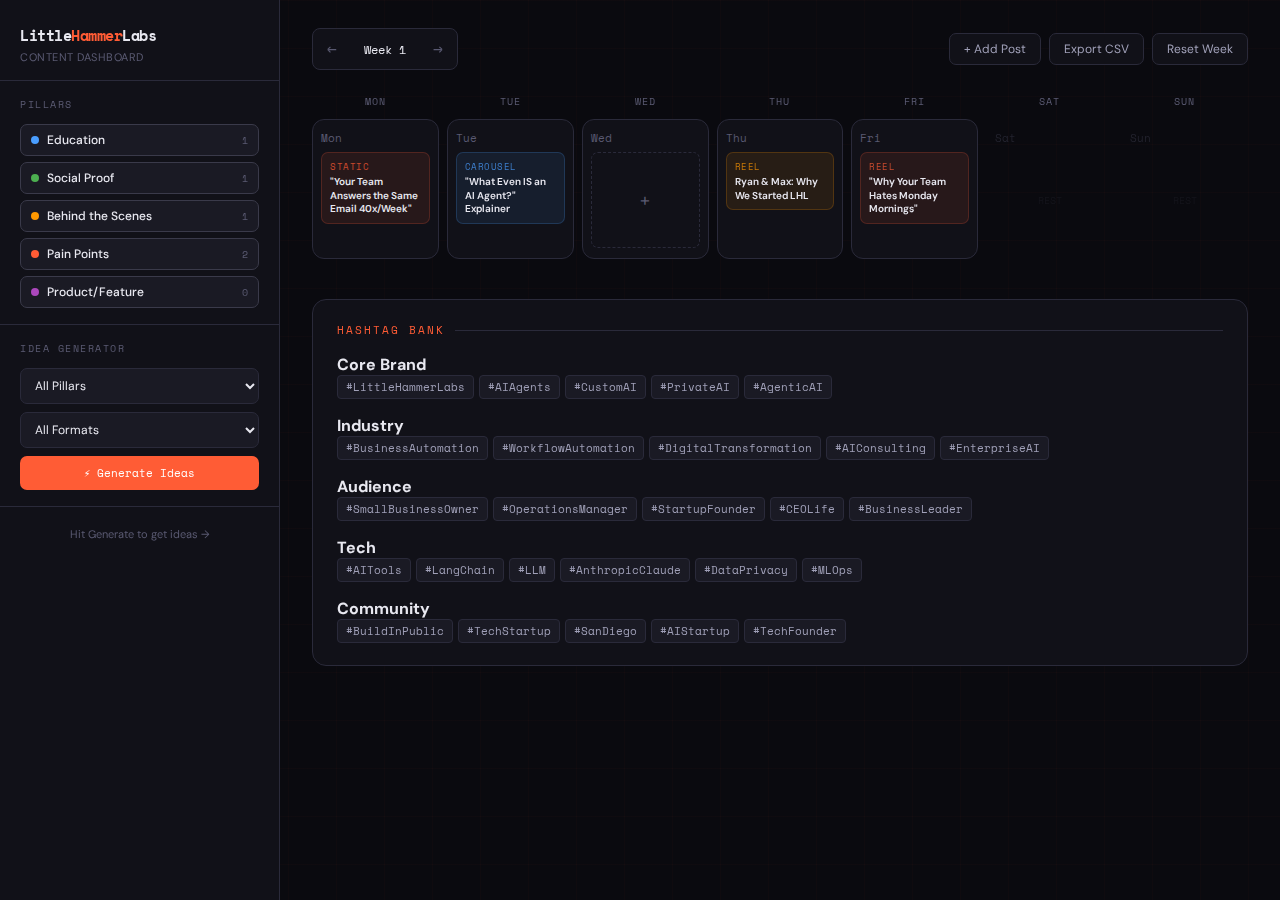
<file: contentgen/index.html>
<!DOCTYPE html>
<html lang="en">
<head>
<meta charset="UTF-8">
<meta name="viewport" content="width=device-width, initial-scale=1.0">
<title>LHL Content Dashboard</title>
<link href="https://fonts.googleapis.com/css2?family=Space+Mono:ital,wght@0,400;0,700;1,400&family=DM+Sans:wght@300;400;500;600;700&display=swap" rel="stylesheet">
<style>
:root {
  --bg: #0a0a0f;
  --surface: #111118;
  --surface2: #1a1a24;
  --surface3: #22222f;
  --border: #2a2a3a;
  --border2: #3a3a4a;
  --accent: #ff5c35;
  --accent-dim: rgba(255,92,53,0.12);
  --text: #e8e8f0;
  --text2: #a0a0b8;
  --muted: #5a5a72;
  --success: #4ade80;
  --danger: #f87171;

  --c-edu: #4A9EFF;
  --c-social: #4CAF50;
  --c-bts: #FF9800;
  --c-pain: #ff5c35;
  --c-product: #AB47BC;
}

* { margin:0; padding:0; box-sizing:border-box; }

body {
  font-family: 'DM Sans', sans-serif;
  background: var(--bg);
  color: var(--text);
  min-height: 100vh;
}

body::before {
  content:'';
  position:fixed; inset:0;
  background-image:
    linear-gradient(rgba(255,92,53,0.025) 1px, transparent 1px),
    linear-gradient(90deg, rgba(255,92,53,0.025) 1px, transparent 1px);
  background-size: 48px 48px;
  pointer-events:none; z-index:0;
}

/* ── LAYOUT ── */
.app { display:flex; min-height:100vh; position:relative; z-index:1; }

.sidebar {
  width: 280px;
  min-width: 280px;
  background: var(--surface);
  border-right: 1px solid var(--border);
  display: flex;
  flex-direction: column;
  position: sticky;
  top: 0;
  height: 100vh;
  overflow-y: auto;
}

.main { flex:1; overflow-x:hidden; }

/* ── SIDEBAR ── */
.sidebar-header {
  padding: 24px 20px 16px;
  border-bottom: 1px solid var(--border);
}

.sidebar-header h1 {
  font-family: 'Space Mono', monospace;
  font-size: 15px;
  letter-spacing: -0.5px;
}
.sidebar-header h1 span { color: var(--accent); }
.sidebar-header p { font-size: 11px; color: var(--muted); margin-top: 4px; text-transform: uppercase; letter-spacing: 0.5px; }

.sidebar-section { padding: 16px 20px; border-bottom: 1px solid var(--border); }
.sidebar-section-title {
  font-family: 'Space Mono', monospace;
  font-size: 10px;
  color: var(--muted);
  text-transform: uppercase;
  letter-spacing: 1.5px;
  margin-bottom: 12px;
}

.pillar-filter {
  display: flex;
  flex-direction: column;
  gap: 6px;
}

.pillar-btn {
  display: flex;
  align-items: center;
  gap: 8px;
  padding: 7px 10px;
  border-radius: 7px;
  border: 1px solid transparent;
  cursor: pointer;
  background: none;
  color: var(--text2);
  font-size: 12px;
  font-family: 'DM Sans', sans-serif;
  font-weight: 500;
  transition: all 0.15s;
  text-align: left;
  width: 100%;
}
.pillar-btn:hover { background: var(--surface2); color: var(--text); }
.pillar-btn.active { background: var(--surface2); border-color: var(--border2); color: var(--text); }
.pillar-dot { width:8px; height:8px; border-radius:50%; flex-shrink:0; }
.pillar-count { margin-left:auto; font-family:'Space Mono',monospace; font-size:10px; color:var(--muted); }

/* ── GEN CONTROLS in sidebar ── */
.gen-controls { display:flex; flex-direction:column; gap:8px; }
.gen-select {
  background: var(--surface2);
  border: 1px solid var(--border);
  color: var(--text);
  padding: 8px 10px;
  border-radius: 7px;
  font-family: 'DM Sans', sans-serif;
  font-size: 12px;
  cursor: pointer;
  outline: none;
  transition: border-color 0.2s;
  width: 100%;
}
.gen-select:focus { border-color: var(--accent); }

.gen-btn {
  background: var(--accent);
  color: white;
  border: none;
  padding: 9px 14px;
  border-radius: 7px;
  font-family: 'Space Mono', monospace;
  font-size: 11px;
  cursor: pointer;
  transition: all 0.2s;
  width: 100%;
}
.gen-btn:hover { background: #ff7055; box-shadow: 0 4px 16px rgba(255,92,53,0.3); }

/* ── IDEA CARDS in sidebar ── */
.idea-list { display:flex; flex-direction:column; gap:8px; padding: 12px 16px 20px; }

.idea-chip {
  background: var(--surface2);
  border: 1px solid var(--border);
  border-radius: 8px;
  padding: 10px 12px;
  cursor: pointer;
  transition: all 0.15s;
  animation: fadeUp 0.3s ease both;
}
.idea-chip:hover { border-color: var(--accent); box-shadow: 0 2px 12px rgba(255,92,53,0.12); }
.idea-chip.dragging { opacity: 0.5; }

.idea-chip-type {
  font-family: 'Space Mono', monospace;
  font-size: 9px;
  text-transform: uppercase;
  letter-spacing: 0.5px;
  margin-bottom: 4px;
}
.idea-chip-title { font-size: 11.5px; font-weight: 600; line-height: 1.35; color: var(--text); }
.idea-chip-hook { font-size: 10.5px; color: var(--text2); line-height: 1.4; margin-top: 4px; }

.add-to-cal-btn {
  margin-top: 8px;
  background: none;
  border: 1px solid var(--border);
  color: var(--text2);
  font-size: 10px;
  font-family: 'Space Mono', monospace;
  padding: 4px 8px;
  border-radius: 5px;
  cursor: pointer;
  transition: all 0.15s;
  width: 100%;
}
.add-to-cal-btn:hover { border-color: var(--accent); color: var(--accent); }

/* ── MAIN CONTENT ── */
.main-header {
  padding: 28px 32px 0;
  display: flex;
  align-items: center;
  justify-content: space-between;
  flex-wrap: wrap;
  gap: 12px;
}

.week-nav {
  display: flex;
  align-items: center;
  gap: 8px;
  background: var(--surface);
  border: 1px solid var(--border);
  border-radius: 8px;
  padding: 8px 14px;
}
.week-nav button {
  background: none; border: none;
  color: var(--muted); cursor: pointer;
  font-size: 16px; font-family: 'Space Mono', monospace;
  transition: color 0.15s;
}
.week-nav button:hover { color: var(--accent); }
.week-nav-label {
  font-family: 'Space Mono', monospace;
  font-size: 12px;
  min-width: 80px;
  text-align: center;
}

.main-actions { display:flex; gap:8px; }

.btn-sm {
  background: var(--surface);
  border: 1px solid var(--border);
  color: var(--text2);
  padding: 7px 14px;
  border-radius: 7px;
  font-size: 12px;
  font-family: 'DM Sans', sans-serif;
  cursor: pointer;
  transition: all 0.15s;
}
.btn-sm:hover { border-color: var(--accent); color: var(--accent); }
.btn-sm.danger:hover { border-color: var(--danger); color: var(--danger); }

/* ── CALENDAR ── */
.calendar-wrap { padding: 20px 32px 40px; }

.day-labels {
  display: grid;
  grid-template-columns: repeat(7,1fr);
  gap: 8px;
  margin-bottom: 6px;
}
.day-label {
  text-align: center;
  font-family: 'Space Mono', monospace;
  font-size: 10px;
  color: var(--muted);
  text-transform: uppercase;
  letter-spacing: 1px;
  padding: 4px;
}

.cal-grid {
  display: grid;
  grid-template-columns: repeat(7,1fr);
  gap: 8px;
}

.cal-cell {
  background: var(--surface);
  border: 1px solid var(--border);
  border-radius: 12px;
  min-height: 140px;
  padding: 10px 8px;
  display: flex;
  flex-direction: column;
  gap: 6px;
  transition: all 0.15s;
  position: relative;
}

.cal-cell.drop-target {
  border-color: var(--accent);
  background: var(--accent-dim);
}

.cal-cell.rest-cell {
  background: transparent;
  border-color: transparent;
  opacity: 0.3;
}

.cell-day {
  font-family: 'Space Mono', monospace;
  font-size: 11px;
  color: var(--muted);
  display: flex;
  align-items: center;
  justify-content: space-between;
}

.cell-add-btn {
  background: none; border: none;
  color: var(--muted);
  cursor: pointer;
  font-size: 14px;
  line-height: 1;
  transition: color 0.15s;
  opacity: 0;
}
.cal-cell:hover .cell-add-btn { opacity: 1; }
.cell-add-btn:hover { color: var(--accent); }

.post-pill {
  border-radius: 7px;
  padding: 7px 8px;
  border: 1px solid transparent;
  cursor: pointer;
  transition: all 0.15s;
  position: relative;
  group: true;
}
.post-pill:hover { filter: brightness(1.1); }

.post-pill-format {
  font-family: 'Space Mono', monospace;
  font-size: 8.5px;
  text-transform: uppercase;
  letter-spacing: 0.5px;
  opacity: 0.75;
  margin-bottom: 2px;
}
.post-pill-title { font-size: 10px; font-weight: 600; line-height: 1.35; }

.pill-actions {
  display: none;
  position: absolute;
  top: 3px; right: 3px;
  gap: 3px;
}
.post-pill:hover .pill-actions { display: flex; }

.pill-action-btn {
  background: rgba(0,0,0,0.5);
  border: none;
  color: white;
  width: 18px; height: 18px;
  border-radius: 4px;
  cursor: pointer;
  font-size: 9px;
  display: flex; align-items:center; justify-content:center;
  transition: background 0.15s;
}
.pill-action-btn:hover { background: var(--accent); }
.pill-action-btn.del:hover { background: var(--danger); }

.empty-slot {
  flex: 1;
  border: 1px dashed var(--border);
  border-radius: 7px;
  display: flex;
  align-items: center;
  justify-content: center;
  color: var(--muted);
  font-size: 18px;
  cursor: pointer;
  transition: all 0.15s;
  min-height: 50px;
}
.empty-slot:hover { border-color: var(--accent); color: var(--accent); background: var(--accent-dim); }

/* ── HASHTAG BANK ── */
.hashtag-section {
  margin: 0 32px 40px;
  background: var(--surface);
  border: 1px solid var(--border);
  border-radius: 14px;
  padding: 22px 24px;
}
.section-title {
  font-family: 'Space Mono', monospace;
  font-size: 11px;
  color: var(--accent);
  text-transform: uppercase;
  letter-spacing: 2px;
  margin-bottom: 16px;
  display: flex; align-items:center; gap:10px;
}
.section-title::after { content:''; flex:1; height:1px; background:var(--border); }

.hashtag-groups { display:flex; flex-wrap:wrap; gap:16px; }
.hashtag-group h4 { font-family:'Space Mono',monospace; font-size:10px; color:var(--muted); text-transform:uppercase; letter-spacing:1px; margin-bottom:8px; }
.hashtag-tags { display:flex; flex-wrap:wrap; gap:5px; }
.htag {
  font-size:11px; color:var(--text2);
  background:var(--surface2); border:1px solid var(--border);
  border-radius:4px; padding:3px 8px;
  font-family:'Space Mono',monospace;
  cursor:pointer; transition:all 0.15s; user-select:none;
}
.htag:hover { border-color:var(--accent); color:var(--accent); }
.htag.copied { border-color:var(--success); color:var(--success); }

/* ── MODALS ── */
.overlay {
  position:fixed; inset:0;
  background:rgba(0,0,0,0.75);
  backdrop-filter:blur(8px);
  z-index:200;
  display:none; align-items:center; justify-content:center;
  padding:20px;
}
.overlay.open { display:flex; animation:fadeIn 0.15s ease; }

.modal {
  background:var(--surface);
  border:1px solid var(--border);
  border-radius:16px;
  padding:28px;
  width:100%; max-width:520px;
  position:relative;
  max-height:90vh;
  overflow-y:auto;
}

.modal-close {
  position:absolute; top:14px; right:14px;
  background:none; border:none; color:var(--muted);
  font-size:18px; cursor:pointer; transition:color 0.15s;
}
.modal-close:hover { color:var(--accent); }

.modal h2 {
  font-family:'Space Mono',monospace;
  font-size:15px; margin-bottom:20px;
  line-height:1.4; padding-right:30px;
}

.form-field { margin-bottom:14px; }
.form-field label {
  display:block;
  font-size:10px; color:var(--muted);
  text-transform:uppercase; letter-spacing:0.5px;
  margin-bottom:5px; font-family:'Space Mono',monospace;
}
.form-field input,
.form-field textarea,
.form-field select {
  width:100%;
  background:var(--surface2);
  border:1px solid var(--border);
  color:var(--text);
  padding:9px 12px;
  border-radius:8px;
  font-family:'DM Sans',sans-serif;
  font-size:13px;
  outline:none;
  transition:border-color 0.2s;
  resize:vertical;
}
.form-field input:focus,
.form-field textarea:focus,
.form-field select:focus { border-color:var(--accent); }
.form-field textarea { min-height:80px; }

.modal-actions { display:flex; gap:10px; margin-top:20px; }
.btn-primary {
  flex:1; background:var(--accent); color:white;
  border:none; padding:10px;
  border-radius:8px; font-family:'Space Mono',monospace;
  font-size:11px; cursor:pointer; transition:all 0.15s;
}
.btn-primary:hover { background:#ff7055; }
.btn-ghost {
  background:none; border:1px solid var(--border);
  color:var(--text2); padding:10px 16px;
  border-radius:8px; font-family:'Space Mono',monospace;
  font-size:11px; cursor:pointer; transition:all 0.15s;
}
.btn-ghost:hover { border-color:var(--border2); color:var(--text); }

/* Detail modal */
.detail-block {
  background:var(--surface2); border:1px solid var(--border);
  border-radius:8px; padding:12px;
  font-size:12.5px; line-height:1.7;
  color:var(--text); margin-bottom:4px;
  font-style:italic;
}
.detail-label {
  font-family:'Space Mono',monospace;
  font-size:10px; color:var(--muted);
  text-transform:uppercase; letter-spacing:0.5px;
  margin-bottom:4px; margin-top:12px;
}

/* ── PICK DAY MODAL ── */
.day-picker-grid {
  display:grid; grid-template-columns:repeat(7,1fr);
  gap:6px; margin-bottom:16px;
}
.day-picker-label {
  text-align:center; font-family:'Space Mono',monospace;
  font-size:9px; color:var(--muted);
  text-transform:uppercase; letter-spacing:0.5px;
  padding:3px 0;
}
.day-picker-btn {
  background:var(--surface2); border:1px solid var(--border);
  color:var(--text); padding:10px 4px;
  border-radius:7px; font-family:'Space Mono',monospace;
  font-size:10px; cursor:pointer; transition:all 0.15s;
  text-align:center;
}
.day-picker-btn:hover:not(:disabled) { border-color:var(--accent); color:var(--accent); }
.day-picker-btn:disabled { opacity:0.2; cursor:not-allowed; }
.day-picker-btn.occupied { border-color:var(--border2); color:var(--text2); }
.week-row-label {
  font-family:'Space Mono',monospace; font-size:10px;
  color:var(--muted); align-self:center;
  padding-right:6px; white-space:nowrap;
}

/* Notify */
.notify {
  position:fixed; bottom:24px; right:24px;
  background:var(--surface2); border:1px solid var(--border);
  border-radius:10px; padding:12px 18px;
  font-size:13px; z-index:300;
  transform:translateY(80px); opacity:0;
  transition:all 0.3s ease;
  pointer-events:none;
}
.notify.show { transform:translateY(0); opacity:1; }
.notify.success { border-color:var(--success); color:var(--success); }
.notify.error { border-color:var(--danger); color:var(--danger); }

@keyframes fadeIn { from{opacity:0;transform:translateY(6px)} to{opacity:1;transform:translateY(0)} }
@keyframes fadeUp { from{opacity:0;transform:translateY(10px)} to{opacity:1;transform:translateY(0)} }

::-webkit-scrollbar { width:4px; }
::-webkit-scrollbar-track { background:var(--bg); }
::-webkit-scrollbar-thumb { background:var(--border); border-radius:2px; }
</style>
</head>
<body>

<div class="app">

  <!-- ── SIDEBAR ── -->
  <aside class="sidebar">
    <div class="sidebar-header">
      <h1>Little<span>Hammer</span>Labs</h1>
      <p>Content Dashboard</p>
    </div>

    <!-- Pillar filters -->
    <div class="sidebar-section">
      <div class="sidebar-section-title">Pillars</div>
      <div class="pillar-filter" id="pillarFilters"></div>
    </div>

    <!-- Idea generator -->
    <div class="sidebar-section">
      <div class="sidebar-section-title">Idea Generator</div>
      <div class="gen-controls">
        <select class="gen-select" id="genPillar">
          <option value="all">All Pillars</option>
          <option value="edu">Education</option>
          <option value="social">Social Proof</option>
          <option value="bts">Behind the Scenes</option>
          <option value="pain">Pain Points</option>
          <option value="product">Product/Feature</option>
        </select>
        <select class="gen-select" id="genFormat">
          <option value="all">All Formats</option>
          <option value="Reel">Reel</option>
          <option value="Carousel">Carousel</option>
          <option value="Static">Static Post</option>
          <option value="Story">Story</option>
        </select>
        <button class="gen-btn" onclick="generateIdeas()">⚡ Generate Ideas</button>
      </div>
    </div>

    <div class="idea-list" id="ideaList">
      <p style="font-size:11px;color:var(--muted);text-align:center;padding:8px 0">Hit Generate to get ideas →</p>
    </div>
  </aside>

  <!-- ── MAIN ── -->
  <main class="main">
    <div class="main-header">
      <div class="week-nav">
        <button onclick="changeWeek(-1)">←</button>
        <span class="week-nav-label" id="weekLabel">Week 1</span>
        <button onclick="changeWeek(1)">→</button>
      </div>
      <div class="main-actions">
        <button class="btn-sm" onclick="openAddModal(null, null)">+ Add Post</button>
        <button class="btn-sm" onclick="exportCSV()">Export CSV</button>
        <button class="btn-sm danger" onclick="confirmReset()">Reset Week</button>
      </div>
    </div>

    <div class="calendar-wrap">
      <div class="day-labels">
        <div class="day-label">Mon</div>
        <div class="day-label">Tue</div>
        <div class="day-label">Wed</div>
        <div class="day-label">Thu</div>
        <div class="day-label">Fri</div>
        <div class="day-label">Sat</div>
        <div class="day-label">Sun</div>
      </div>
      <div class="cal-grid" id="calGrid"></div>
    </div>

    <div class="hashtag-section">
      <div class="section-title">Hashtag Bank</div>
      <div class="hashtag-groups" id="hashtagGroups"></div>
    </div>
  </main>
</div>

<!-- ── ADD/EDIT MODAL ── -->
<div class="overlay" id="editOverlay" onclick="closeOverlay('editOverlay',event)">
  <div class="modal">
    <button class="modal-close" onclick="closeOverlay('editOverlay')">✕</button>
    <h2 id="editTitle">Add Post</h2>
    <div class="form-field">
      <label>Title / Idea</label>
      <input type="text" id="fTitle" placeholder="e.g. 'What even IS an AI Agent?' explainer">
    </div>
    <div class="form-field">
      <label>Pillar</label>
      <select id="fPillar">
        <option value="edu">Education</option>
        <option value="social">Social Proof</option>
        <option value="bts">Behind the Scenes</option>
        <option value="pain">Pain Points</option>
        <option value="product">Product / Feature</option>
      </select>
    </div>
    <div class="form-field">
      <label>Format</label>
      <select id="fFormat">
        <option value="Reel">Reel</option>
        <option value="Carousel">Carousel</option>
        <option value="Static">Static Post</option>
        <option value="Story">Story</option>
      </select>
    </div>
    <div class="form-field">
      <label>Hook / Opening Line</label>
      <textarea id="fHook" placeholder="The first line of your caption..."></textarea>
    </div>
    <div class="form-field">
      <label>Content Notes</label>
      <textarea id="fBody" placeholder="Slide breakdown, talking points, visual direction..."></textarea>
    </div>
    <div class="form-field">
      <label>Hashtags (comma separated)</label>
      <input type="text" id="fTags" placeholder="#AIAgents, #BusinessAutomation">
    </div>
    <div id="dayPickerWrap" style="display:none">
      <div class="form-field">
        <label>Choose Day to Schedule</label>
      </div>
      <div style="display:grid; grid-template-columns: auto repeat(7,1fr); gap:6px; margin-bottom:12px;" id="dayPickerGrid"></div>
    </div>
    <div class="modal-actions">
      <button class="btn-ghost" onclick="closeOverlay('editOverlay')">Cancel</button>
      <button class="btn-primary" onclick="savePost()">Save Post</button>
    </div>
  </div>
</div>

<!-- ── DETAIL MODAL ── -->
<div class="overlay" id="detailOverlay" onclick="closeOverlay('detailOverlay',event)">
  <div class="modal">
    <button class="modal-close" onclick="closeOverlay('detailOverlay')">✕</button>
    <h2 id="detailTitle"></h2>
    <div id="detailBody"></div>
    <div class="modal-actions">
      <button class="btn-ghost" onclick="editFromDetail()">✏ Edit</button>
      <button class="btn-primary" onclick="copyCaption()">Copy Caption</button>
    </div>
  </div>
</div>

<div class="notify" id="notify"></div>

<script>
// ══════════════════════════════════════
// DATA
// ══════════════════════════════════════

const PILLARS = [
  { id:'edu',     label:'Education',        color:'#4A9EFF' },
  { id:'social',  label:'Social Proof',     color:'#4CAF50' },
  { id:'bts',     label:'Behind the Scenes',color:'#FF9800' },
  { id:'pain',    label:'Pain Points',      color:'#ff5c35' },
  { id:'product', label:'Product/Feature',  color:'#AB47BC' },
];

const IDEA_BANK = [
  { pillar:'edu',     format:'Carousel', title:'"What even IS an AI Agent?" explainer',       hook:'Everyone says AI but most people mean chatbot. Here\'s the actual difference 👇',                                 body:'Slide 1: AI Chatbot vs AI Agent. Slide 2: Chatbot answers — Agent acts. Slide 3: Real example — a client email at 6pm triggers a full response workflow. Slide 4: The 3 components of an agent. Slide 5: CTA.', hashtags:'#AIAgents,#BusinessAutomation,#AIForBusiness' },
  { pillar:'edu',     format:'Reel',     title:'60-sec: How we built an AI that reads your CRM',hook:'We built an AI that reads your CRM, emails, and files — and acts on all three.',                               body:'Screen recording walkthrough. Email arrives → agent pulls CRM data → generates response → logs it. Under 60 seconds. Show the magic, keep it fast.',                                                            hashtags:'#AIDemo,#CRMAutomation,#SmallBusiness' },
  { pillar:'edu',     format:'Carousel', title:'5 signs your team is ready for an AI agent',   hook:'Not every business needs an AI agent right now. But here are 5 signs yours does.',                            body:'1. Answer same questions 20x/week. 2. Leads go cold from manual follow-up. 3. Data lives in 3 tools. 4. After-hours requests go unanswered. 5. Team drowning in admin.',                                      hashtags:'#BusinessEfficiency,#AIStrategy,#OperationsManagement' },
  { pillar:'edu',     format:'Static',   title:'"LLM vs AI Agent" comparison graphic',         hook:'A language model talks. An agent does.',                                                                        body:'Clean split graphic. Left = LLM (generates text, one-shot, no actions). Right = AI Agent (takes actions, uses tools, multi-step, autonomous). Bold and branded.',                                              hashtags:'#LLM,#AIAgents,#MachineLearning' },
  { pillar:'edu',     format:'Reel',     title:'Private LLM deployment explained in 60 seconds',hook:'Your data shouldn\'t live on someone else\'s servers. Here\'s what private LLM deployment looks like.',       body:'Diagram: client data → local/private model → output. Contrast with public APIs. Zero data exposure. End with: "We build these in 2-4 weeks."',                                                               hashtags:'#DataPrivacy,#PrivateAI,#AICompliance' },
  { pillar:'social',  format:'Carousel', title:'Diehl Group Architects case study',             hook:'An architecture firm was spending hours transcribing site visits. We fixed that.',                             body:'Slide 1: The problem — hours of manual notes. Slide 2: What we built — AI transcription → structured docs. Slide 3: Result — hours saved, zero manual work. Slide 4: Quote. Slide 5: CTA.',                   hashtags:'#ClientWin,#AIForArchitects,#BusinessAutomation' },
  { pillar:'social',  format:'Static',   title:'"Before / After" workflow visual',              hook:'Before: 4-day response. After: Under 1 hour. Same team. Just smarter tools.',                                 body:'Visual split: manual process (email → sits → Monday → manual research → Tuesday) vs agent process (email → 30 sec → auto-research → 1hr response). Clean, shareable.',                                         hashtags:'#AIResults,#WorkflowAutomation,#Productivity' },
  { pillar:'social',  format:'Reel',     title:'Founding Partner Program spotlight',            hook:'We\'re only working with a handful of founding partners. Here\'s what that looks like.',                       body:'Ryan and Max on camera. What the founding partner program includes, why it\'s limited, what businesses get. Authentic, direct to camera. No script.',                                                           hashtags:'#FoundingPartner,#StartupLife,#AIStartup' },
  { pillar:'social',  format:'Carousel', title:'"We almost said no to this client" story',      hook:'We almost turned this client down. Here\'s what changed our minds — and what we built.',                      body:'Vague problem → workflow audit → real bottleneck discovered → custom agent built → outcome. Storytelling format, one beat per slide.',                                                                            hashtags:'#ClientStory,#AIConsulting,#SmallBusinessOwner' },
  { pillar:'bts',     format:'Reel',     title:'Ryan & Max: why we started LHL',                hook:'We kept seeing the same problem. Businesses drowning in repetitive work AI could handle.',                     body:'Casual talking head. Ryan and Max. San Diego backdrop. Origin story, honest and conversational. Show the whiteboard, early prototypes, the "a-ha" moment.',                                                    hashtags:'#Founders,#StartupStory,#SanDiego' },
  { pillar:'bts',     format:'Static',   title:'Our tech stack visual',                         hook:'What\'s powering our agents? Here\'s our stack.',                                                              body:'Logo lockup: Claude (Anthropic) → LangChain → Python/Node → Private cloud → Client tools. Clean, branded graphic. "We don\'t do off-the-shelf."',                                                             hashtags:'#TechStack,#LangChain,#AnthropicClaude' },
  { pillar:'bts',     format:'Reel',     title:'A day in the life building an AI agent',        hook:'What does it actually look like to build a custom AI agent from brief to deployment?',                         body:'Time-lapse/screen share. Discovery call notes → system design → testing → client review → deployment. Fast cuts, engaging VO.',                                                                                hashtags:'#BuildInPublic,#AIEngineering,#DayInTheLife' },
  { pillar:'bts',     format:'Story',    title:'Poll: What\'s your biggest time drain?',        hook:'We\'re always curious — what eats your team\'s time most?',                                                    body:'Story poll: A) Email & follow-ups  B) Data entry & reporting  C) Client requests  D) Scheduling & coordination. DM respondents to start a conversation.',                                                     hashtags:'' },
  { pillar:'pain',    format:'Static',   title:'"Your team answers the same email 40x/week"',   hook:'Your smartest people are copy-pasting the same answer. Over and over. That\'s the real cost of not automating.',body:'Bold typographic post. Dark background, white text. One punchy stat. No fluff. CTA in caption.',                                                                                                       hashtags:'#BusinessProblem,#Automation,#OperationsLeader' },
  { pillar:'pain',    format:'Carousel', title:'"The real cost of manual processes"',           hook:'You\'re probably not tracking this. But the math is brutal.',                                                  body:'Slide 1: 40% of knowledge worker time = repetitive tasks. Slide 2: $60k salary → $24k/yr automatable. Slide 3: 5 employees = $120k wasted. Slide 4: An AI agent costs a fraction. Slide 5: CTA.',             hashtags:'#ROI,#BusinessCosts,#AIInvestment' },
  { pillar:'pain',    format:'Reel',     title:'"Why your team hates Monday mornings"',         hook:'It\'s not the meetings. It\'s the inbox full of stuff that piled up Friday at 5pm.',                           body:'Relatable hook. Quick cuts showing inbox dread. Pivot: "What if a system handled it while you were at dinner Friday?" Show the agent workflow. CTA.',                                                           hashtags:'#WorkLifeBalance,#SmallBusinessProblems,#AIHelp' },
  { pillar:'pain',    format:'Carousel', title:'"Why your AI chatbot isn\'t working"',          hook:'You tried a chatbot. It answered FAQs. Your team is still drowning. Here\'s why.',                             body:'5 slides on the difference between chatbots and agentic systems. End with: "You don\'t need a chatbot. You need an agent."',                                                                                    hashtags:'#Chatbot,#AIAgent,#DigitalTransformation' },
  { pillar:'product', format:'Reel',     title:'Live demo: Agent handles a request end-to-end', hook:'Watch this AI agent handle a full client request — no human touch required.',                                   body:'Screen recording with VO. Email arrives → agent classifies → pulls from CRM → drafts response → logs → sends. Real workflow, 90 seconds.',                                                                       hashtags:'#AIDemo,#LiveDemo,#AutomationTool' },
  { pillar:'product', format:'Carousel', title:'"3 agents we\'ve built this quarter"',          hook:'Every agent we build is different. Here are 3 from this quarter.',                                             body:'Agent 1: Architecture transcription (Diehl). Agent 2: Lead follow-up automation. Agent 3: Document processing. Each slide: client type → problem → what we built → result.',                                  hashtags:'#CustomAI,#AIBuilds,#AgentShowcase' },
  { pillar:'product', format:'Static',   title:'Pilot program explainer graphic',               hook:'2–4 weeks. One workflow. Real results before you commit.',                                                      body:'Clean infographic. Step 1: Discovery (free) → Step 2: Pilot (2-4 weeks) → Step 3: Deploy → Step 4: Optimize. LHL branded. Simple, confident, zero fluff.',                                                   hashtags:'#LowRiskAI,#AIForSMB,#TechConsulting' },
];

const HASHTAG_BANK = [
  { group:'Core Brand',  tags:['#LittleHammerLabs','#AIAgents','#CustomAI','#PrivateAI','#AgenticAI'] },
  { group:'Industry',    tags:['#BusinessAutomation','#WorkflowAutomation','#DigitalTransformation','#AIConsulting','#EnterpriseAI'] },
  { group:'Audience',    tags:['#SmallBusinessOwner','#OperationsManager','#StartupFounder','#CEOLife','#BusinessLeader'] },
  { group:'Tech',        tags:['#AITools','#LangChain','#LLM','#AnthropicClaude','#DataPrivacy','#MLOps'] },
  { group:'Community',   tags:['#BuildInPublic','#TechStartup','#SanDiego','#AIStartup','#TechFounder'] },
];

const DAYS = ['Mon','Tue','Wed','Thu','Fri','Sat','Sun'];
const REST_DAYS = [5, 6]; // Sat, Sun = index 5, 6

// ══════════════════════════════════════
// STATE
// ══════════════════════════════════════

let currentWeek = 0;
let activePillars = new Set(PILLARS.map(p => p.id));
let generatedIdeas = [];

// Calendar data: { [weekIdx]: { [dayIdx]: [post, ...] } }
function loadCalendar() {
  try { return JSON.parse(localStorage.getItem('lhl_calendar') || '{}'); } catch { return {}; }
}
function saveCalendar(cal) {
  localStorage.setItem('lhl_calendar', JSON.stringify(cal));
}

let calendar = loadCalendar();

// Seed default posts if week 0 is empty
function seedDefaults() {
  if (calendar['0']) return;
  const defaults = [
    { day:0, post: makePost('pain','Static','"Your Team Answers the Same Email 40x/Week"','Your smartest people are copy-pasting the same answer. Over and over. That\'s the real cost of not automating.','Bold typographic post. Dark background, white text. One stat. No fluff. CTA in caption.','#BusinessProblem,#Automation,#OperationsLeader') },
    { day:1, post: makePost('edu','Carousel','"What Even IS an AI Agent?" Explainer','Everyone says AI but most people mean chatbot. Here\'s the actual difference 👇','Slide 1: Chatbot vs Agent. Slide 2: Chatbot answers — Agent acts. Slide 3: Real Friday 5:30pm example. Slide 4: 3 agent components. Slide 5: CTA.','#AIAgents,#BusinessAutomation,#AIForBusiness') },
    { day:3, post: makePost('bts','Reel','Ryan & Max: Why We Started LHL','We kept seeing the same problem. Businesses drowning in work AI could handle.','Casual talking head, origin story, conversational. Show whiteboard + prototypes.','#Founders,#StartupStory,#SanDiego') },
    { day:4, post: makePost('pain','Reel','"Why Your Team Hates Monday Mornings"','It\'s not the meetings. It\'s the inbox full of stuff that piled up Friday at 5pm.','Relatable hook → pivot to agent workflow solution. End with CTA.','#WorkLifeBalance,#SmallBusinessProblems,#AIHelp') },
    { day:6, post: makePost('social','Carousel','Diehl Group Architects Case Study','An architecture firm was spending hours transcribing site visits. We fixed that.','Problem → what we built → result → quote → CTA. 5 slides.','#ClientWin,#AIForArchitects,#BusinessAutomation') },
  ];
  calendar['0'] = {};
  defaults.forEach(({day, post}) => {
    calendar['0'][day] = [post];
  });
  saveCalendar(calendar);
}

function makePost(pillar, format, title, hook, body, hashtags) {
  return { id: crypto.randomUUID(), pillar, format, title, hook, body, hashtags };
}

// ══════════════════════════════════════
// EDIT STATE
// ══════════════════════════════════════
let editState = {
  mode: 'add', // 'add' | 'edit'
  postId: null,
  week: null,
  day: null,
  fromIdea: null, // idea index if coming from sidebar
};

let detailState = { postId: null, week: null, day: null };

// ══════════════════════════════════════
// RENDER
// ══════════════════════════════════════

function getPillar(id) { return PILLARS.find(p => p.id === id) || PILLARS[0]; }

function renderPillarFilters() {
  const el = document.getElementById('pillarFilters');
  el.innerHTML = PILLARS.map(p => {
    const isActive = activePillars.has(p.id);
    const count = countPillarPosts(p.id);
    return `<button class="pillar-btn ${isActive ? 'active' : ''}" onclick="togglePillar('${p.id}')">
      <div class="pillar-dot" style="background:${p.color}"></div>
      ${p.label}
      <span class="pillar-count">${count}</span>
    </button>`;
  }).join('');
}

function countPillarPosts(pillarId) {
  let count = 0;
  Object.values(calendar).forEach(week => {
    Object.values(week).forEach(posts => {
      posts.forEach(p => { if (p.pillar === pillarId) count++; });
    });
  });
  return count;
}

function togglePillar(id) {
  if (activePillars.has(id)) activePillars.delete(id);
  else activePillars.add(id);
  renderPillarFilters();
  renderCalendar();
}

function renderCalendar() {
  document.getElementById('weekLabel').textContent = `Week ${currentWeek + 1}`;
  const weekKey = String(currentWeek);
  const weekData = calendar[weekKey] || {};
  const grid = document.getElementById('calGrid');

  grid.innerHTML = DAYS.map((day, i) => {
    const isRest = REST_DAYS.includes(i);
    if (isRest) return `<div class="cal-cell rest-cell"><div class="cell-day">${day}</div><div class="rest-day" style="flex:1;display:flex;align-items:center;justify-content:center;font-size:10px;color:var(--muted);font-family:'Space Mono',monospace;opacity:0.4">REST</div></div>`;

    const posts = (weekData[i] || []).filter(p => activePillars.has(p.pillar));

    return `<div class="cal-cell" id="cell-${i}"
      ondragover="onDragOver(event,${i})"
      ondrop="onDrop(event,${i})"
      ondragleave="onDragLeave(event,${i})">
      <div class="cell-day">
        <span>${day}</span>
        <button class="cell-add-btn" onclick="openAddModal(${currentWeek},${i})" title="Add post">+</button>
      </div>
      ${posts.map(p => renderPostPill(p, i)).join('')}
      ${posts.length === 0 ? `<div class="empty-slot" onclick="openAddModal(${currentWeek},${i})">+</div>` : ''}
    </div>`;
  }).join('');
}

function renderPostPill(post, dayIdx) {
  const pillar = getPillar(post.pillar);
  return `<div class="post-pill"
    style="background:${pillar.color}18; border-color:${pillar.color}33"
    onclick="openDetail('${post.id}',${currentWeek},${dayIdx})"
    draggable="true"
    ondragstart="onPillDragStart(event,'${post.id}',${dayIdx})">
    <div class="pill-actions">
      <button class="pill-action-btn" onclick="event.stopPropagation();openEditModal('${post.id}',${currentWeek},${dayIdx})" title="Edit">✏</button>
      <button class="pill-action-btn del" onclick="event.stopPropagation();deletePost('${post.id}',${currentWeek},${dayIdx})" title="Delete">✕</button>
    </div>
    <div class="post-pill-format" style="color:${pillar.color}">${post.format}</div>
    <div class="post-pill-title">${post.title}</div>
  </div>`;
}

// ══════════════════════════════════════
// DRAG & DROP
// ══════════════════════════════════════
let dragData = null; // { type: 'post'|'idea', id?, dayIdx?, ideaIdx? }

function onPillDragStart(e, postId, dayIdx) {
  dragData = { type: 'post', id: postId, dayIdx };
  e.dataTransfer.effectAllowed = 'move';
}

function onDragOver(e, dayIdx) {
  if (REST_DAYS.includes(dayIdx)) return;
  e.preventDefault();
  e.dataTransfer.dropEffect = 'move';
  document.getElementById(`cell-${dayIdx}`)?.classList.add('drop-target');
}

function onDragLeave(e, dayIdx) {
  document.getElementById(`cell-${dayIdx}`)?.classList.remove('drop-target');
}

function onDrop(e, dayIdx) {
  e.preventDefault();
  document.getElementById(`cell-${dayIdx}`)?.classList.remove('drop-target');
  if (!dragData) return;

  const weekKey = String(currentWeek);
  if (!calendar[weekKey]) calendar[weekKey] = {};

  if (dragData.type === 'post') {
    // Move post from one day to another
    const srcDay = String(dragData.dayIdx);
    const srcPosts = calendar[weekKey][srcDay] || [];
    const postIdx = srcPosts.findIndex(p => p.id === dragData.id);
    if (postIdx === -1) return;
    const [post] = srcPosts.splice(postIdx, 1);
    calendar[weekKey][srcDay] = srcPosts;
    if (!calendar[weekKey][String(dayIdx)]) calendar[weekKey][String(dayIdx)] = [];
    calendar[weekKey][String(dayIdx)].push(post);
    saveCalendar(calendar);
    renderCalendar();
    notify('Post moved!', 'success');
  } else if (dragData.type === 'idea') {
    const idea = IDEA_BANK[dragData.ideaIdx];
    if (!idea) return;
    const post = makePost(idea.pillar, idea.format, idea.title, idea.hook, idea.body, idea.hashtags);
    if (!calendar[weekKey][String(dayIdx)]) calendar[weekKey][String(dayIdx)] = [];
    calendar[weekKey][String(dayIdx)].push(post);
    saveCalendar(calendar);
    renderCalendar();
    renderPillarFilters();
    notify('Idea added to calendar!', 'success');
  }
  dragData = null;
}

// ══════════════════════════════════════
// IDEA GENERATOR
// ══════════════════════════════════════

function generateIdeas() {
  const pillarF = document.getElementById('genPillar').value;
  const formatF = document.getElementById('genFormat').value;

  let filtered = IDEA_BANK.filter((idea, i) => {
    const pm = pillarF === 'all' || idea.pillar === pillarF;
    const fm = formatF === 'all' || idea.format === formatF;
    return pm && fm;
  });

  // Shuffle, pick 5
  filtered = filtered.map((idea, i) => ({ idea, i: IDEA_BANK.indexOf(idea), r: Math.random() }))
    .sort((a, b) => a.r - b.r)
    .slice(0, 5);

  const list = document.getElementById('ideaList');
  list.innerHTML = filtered.map(({ idea, i }, idx) => {
    const pillar = getPillar(idea.pillar);
    return `<div class="idea-chip" style="animation-delay:${idx*0.06}s"
      draggable="true"
      ondragstart="onIdeaDragStart(event,${i})">
      <div class="idea-chip-type" style="color:${pillar.color}">${idea.format} · ${pillar.label}</div>
      <div class="idea-chip-title">${idea.title}</div>
      <div class="idea-chip-hook">${idea.hook.slice(0,80)}${idea.hook.length > 80 ? '…' : ''}</div>
      <button class="add-to-cal-btn" onclick="openAddFromIdea(${i})">+ Add to Calendar</button>
    </div>`;
  }).join('');
}

function onIdeaDragStart(e, ideaIdx) {
  dragData = { type: 'idea', ideaIdx };
  e.dataTransfer.effectAllowed = 'copy';
}

// ══════════════════════════════════════
// ADD / EDIT MODALS
// ══════════════════════════════════════

function openAddModal(week, day) {
  editState = { mode: 'add', postId: null, week: week ?? currentWeek, day, fromIdea: null };
  document.getElementById('editTitle').textContent = 'Add Post';
  clearForm();
  if (day === null || day === undefined) showDayPicker();
  else hideDayPicker();
  document.getElementById('editOverlay').classList.add('open');
}

function openAddFromIdea(ideaIdx) {
  const idea = IDEA_BANK[ideaIdx];
  editState = { mode: 'add', postId: null, week: currentWeek, day: null, fromIdea: ideaIdx };
  document.getElementById('editTitle').textContent = 'Schedule Idea';
  fillForm(idea.pillar, idea.format, idea.title, idea.hook, idea.body, idea.hashtags);
  showDayPicker();
  document.getElementById('editOverlay').classList.add('open');
}

function openEditModal(postId, week, day) {
  const post = getPost(postId, week, day);
  if (!post) return;
  editState = { mode: 'edit', postId, week, day, fromIdea: null };
  document.getElementById('editTitle').textContent = 'Edit Post';
  fillForm(post.pillar, post.format, post.title, post.hook, post.body, post.hashtags);
  hideDayPicker();
  document.getElementById('editOverlay').classList.add('open');
}

function fillForm(pillar, format, title, hook, body, hashtags) {
  document.getElementById('fPillar').value = pillar || 'edu';
  document.getElementById('fFormat').value = format || 'Reel';
  document.getElementById('fTitle').value = title || '';
  document.getElementById('fHook').value = hook || '';
  document.getElementById('fBody').value = body || '';
  document.getElementById('fTags').value = hashtags || '';
}

function clearForm() { fillForm('edu','Reel','','','',''); }

function showDayPicker() {
  document.getElementById('dayPickerWrap').style.display = 'block';
  renderDayPicker();
}
function hideDayPicker() {
  document.getElementById('dayPickerWrap').style.display = 'none';
}

function renderDayPicker() {
  const weekKey = String(currentWeek);
  const weekData = calendar[weekKey] || {};
  const grid = document.getElementById('dayPickerGrid');

  // Header row
  let html = `<div></div>${DAYS.map(d => `<div class="day-picker-label">${d}</div>`).join('')}`;
  // 4 weeks
  for (let w = 0; w < 4; w++) {
    const wData = calendar[String(w)] || {};
    html += `<div class="week-row-label" style="font-family:'Space Mono',monospace;font-size:9px;color:var(--muted)">WK${w+1}</div>`;
    html += DAYS.map((d, i) => {
      const isRest = REST_DAYS.includes(i);
      const hasPosts = (wData[i] || []).length > 0;
      return `<button class="day-picker-btn ${hasPosts ? 'occupied' : ''}"
        ${isRest ? 'disabled' : ''}
        onclick="selectDay(${w},${i})"
        title="${isRest ? 'Rest day' : (hasPosts ? 'Has posts' : 'Empty')}"
        style="${!isRest && !hasPosts ? '' : ''}">
        ${isRest ? '—' : (hasPosts ? '●' : d.slice(0,1))}
      </button>`;
    }).join('');
  }
  grid.innerHTML = html;
}

let selectedDay = null;
function selectDay(week, day) {
  editState.week = week;
  editState.day = day;
  selectedDay = { week, day };
  // Highlight
  document.querySelectorAll('.day-picker-btn').forEach(btn => btn.style.background = '');
  event.target.style.background = 'rgba(255,92,53,0.25)';
  event.target.style.borderColor = 'var(--accent)';
}

function savePost() {
  const title = document.getElementById('fTitle').value.trim();
  if (!title) { notify('Please add a title', 'error'); return; }

  const post = {
    id: editState.postId || crypto.randomUUID(),
    pillar: document.getElementById('fPillar').value,
    format: document.getElementById('fFormat').value,
    title,
    hook: document.getElementById('fHook').value.trim(),
    body: document.getElementById('fBody').value.trim(),
    hashtags: document.getElementById('fTags').value.trim(),
  };

  const week = String(editState.week ?? currentWeek);
  const day = editState.day;

  if (day === null || day === undefined) {
    notify('Please select a day first', 'error');
    return;
  }

  if (!calendar[week]) calendar[week] = {};
  if (!calendar[week][day]) calendar[week][day] = [];

  if (editState.mode === 'edit') {
    const posts = calendar[week][day];
    const idx = posts.findIndex(p => p.id === post.id);
    if (idx >= 0) posts[idx] = post;
    else posts.push(post);
  } else {
    calendar[week][day].push(post);
  }

  saveCalendar(calendar);
  closeOverlay('editOverlay');
  renderCalendar();
  renderPillarFilters();
  notify(editState.mode === 'edit' ? 'Post updated!' : 'Post added!', 'success');
}

function deletePost(postId, week, day) {
  const weekKey = String(week);
  if (!calendar[weekKey] || !calendar[weekKey][day]) return;
  calendar[weekKey][day] = calendar[weekKey][day].filter(p => p.id !== postId);
  saveCalendar(calendar);
  renderCalendar();
  renderPillarFilters();
  notify('Post deleted', 'success');
}

function getPost(postId, week, day) {
  const weekKey = String(week);
  return (calendar[weekKey]?.[day] || []).find(p => p.id === postId);
}

// ══════════════════════════════════════
// DETAIL MODAL
// ══════════════════════════════════════

function openDetail(postId, week, day) {
  const post = getPost(postId, week, day);
  if (!post) return;
  detailState = { postId, week, day };
  const pillar = getPillar(post.pillar);

  document.getElementById('detailTitle').textContent = post.title;
  document.getElementById('detailBody').innerHTML = `
    <div class="detail-label">Pillar · Format</div>
    <p style="color:${pillar.color};font-size:13px;margin-bottom:2px">${pillar.label} · ${post.format}</p>
    ${post.hook ? `<div class="detail-label">Hook</div><div class="detail-block">${post.hook}</div>` : ''}
    ${post.body ? `<div class="detail-label">Content Notes</div><p style="font-size:13px;line-height:1.7;color:var(--text2);margin-top:4px">${post.body}</p>` : ''}
    ${post.hashtags ? `<div class="detail-label">Hashtags</div><p style="font-family:'Space Mono',monospace;font-size:11px;color:var(--muted);margin-top:4px;line-height:1.8">${post.hashtags.split(',').map(t => t.trim()).join('  ')}</p>` : ''}
  `;
  document.getElementById('detailOverlay').classList.add('open');
}

function editFromDetail() {
  closeOverlay('detailOverlay');
  openEditModal(detailState.postId, detailState.week, detailState.day);
}

function copyCaption() {
  const post = getPost(detailState.postId, detailState.week, detailState.day);
  if (!post) return;
  const text = [post.hook, '', post.body, '', post.hashtags, '#LittleHammerLabs #AIAgents']
    .filter(Boolean).join('\n');
  navigator.clipboard.writeText(text).then(() => notify('Caption copied!', 'success')).catch(() => {});
}

// ══════════════════════════════════════
// WEEK NAV
// ══════════════════════════════════════

function changeWeek(dir) {
  currentWeek = (currentWeek + dir + 4) % 4;
  renderCalendar();
}

function confirmReset() {
  if (!confirm(`Reset Week ${currentWeek + 1}? This will delete all posts for this week.`)) return;
  delete calendar[String(currentWeek)];
  saveCalendar(calendar);
  renderCalendar();
  renderPillarFilters();
  notify('Week reset', 'success');
}

// ══════════════════════════════════════
// EXPORT
// ══════════════════════════════════════

function exportCSV() {
  const rows = [['Week','Day','Pillar','Format','Title','Hook','Notes','Hashtags']];
  for (let w = 0; w < 4; w++) {
    const weekData = calendar[String(w)] || {};
    DAYS.forEach((day, i) => {
      (weekData[i] || []).forEach(post => {
        rows.push([`Week ${w+1}`, day, getPillar(post.pillar).label, post.format,
          post.title, post.hook, post.body, post.hashtags]);
      });
    });
  }
  const csv = rows.map(r => r.map(cell => `"${(cell||'').replace(/"/g,'""')}"`).join(',')).join('\n');
  const blob = new Blob([csv], { type: 'text/csv' });
  const url = URL.createObjectURL(blob);
  const a = document.createElement('a'); a.href = url; a.download = 'lhl-content-calendar.csv'; a.click();
  URL.revokeObjectURL(url);
  notify('CSV exported!', 'success');
}

// ══════════════════════════════════════
// HASHTAG BANK
// ══════════════════════════════════════

function renderHashtags() {
  const el = document.getElementById('hashtagGroups');
  el.innerHTML = HASHTAG_BANK.map(group => `
    <div style="min-width:160px">
      <h4 class="hashtag-group">${group.group}</h4>
      <div class="hashtag-tags">
        ${group.tags.map(t => `<span class="htag" onclick="copyHtag(this,'${t}')">${t}</span>`).join('')}
      </div>
    </div>
  `).join('');
}

function copyHtag(el, tag) {
  navigator.clipboard.writeText(tag).catch(() => {});
  const orig = el.textContent;
  el.textContent = '✓';
  el.classList.add('copied');
  setTimeout(() => { el.textContent = orig; el.classList.remove('copied'); }, 1200);
}

// ══════════════════════════════════════
// OVERLAYS
// ══════════════════════════════════════

function closeOverlay(id, e) {
  if (e && e.target !== document.getElementById(id)) return;
  document.getElementById(id).classList.remove('open');
}

// ══════════════════════════════════════
// NOTIFY
// ══════════════════════════════════════

let notifyTimer;
function notify(msg, type = 'success') {
  const el = document.getElementById('notify');
  el.textContent = msg;
  el.className = `notify ${type} show`;
  clearTimeout(notifyTimer);
  notifyTimer = setTimeout(() => el.classList.remove('show'), 2500);
}

// ══════════════════════════════════════
// INIT
// ══════════════════════════════════════

seedDefaults();
renderPillarFilters();
renderCalendar();
renderHashtags();
</script>
</body>
</html>
</file>
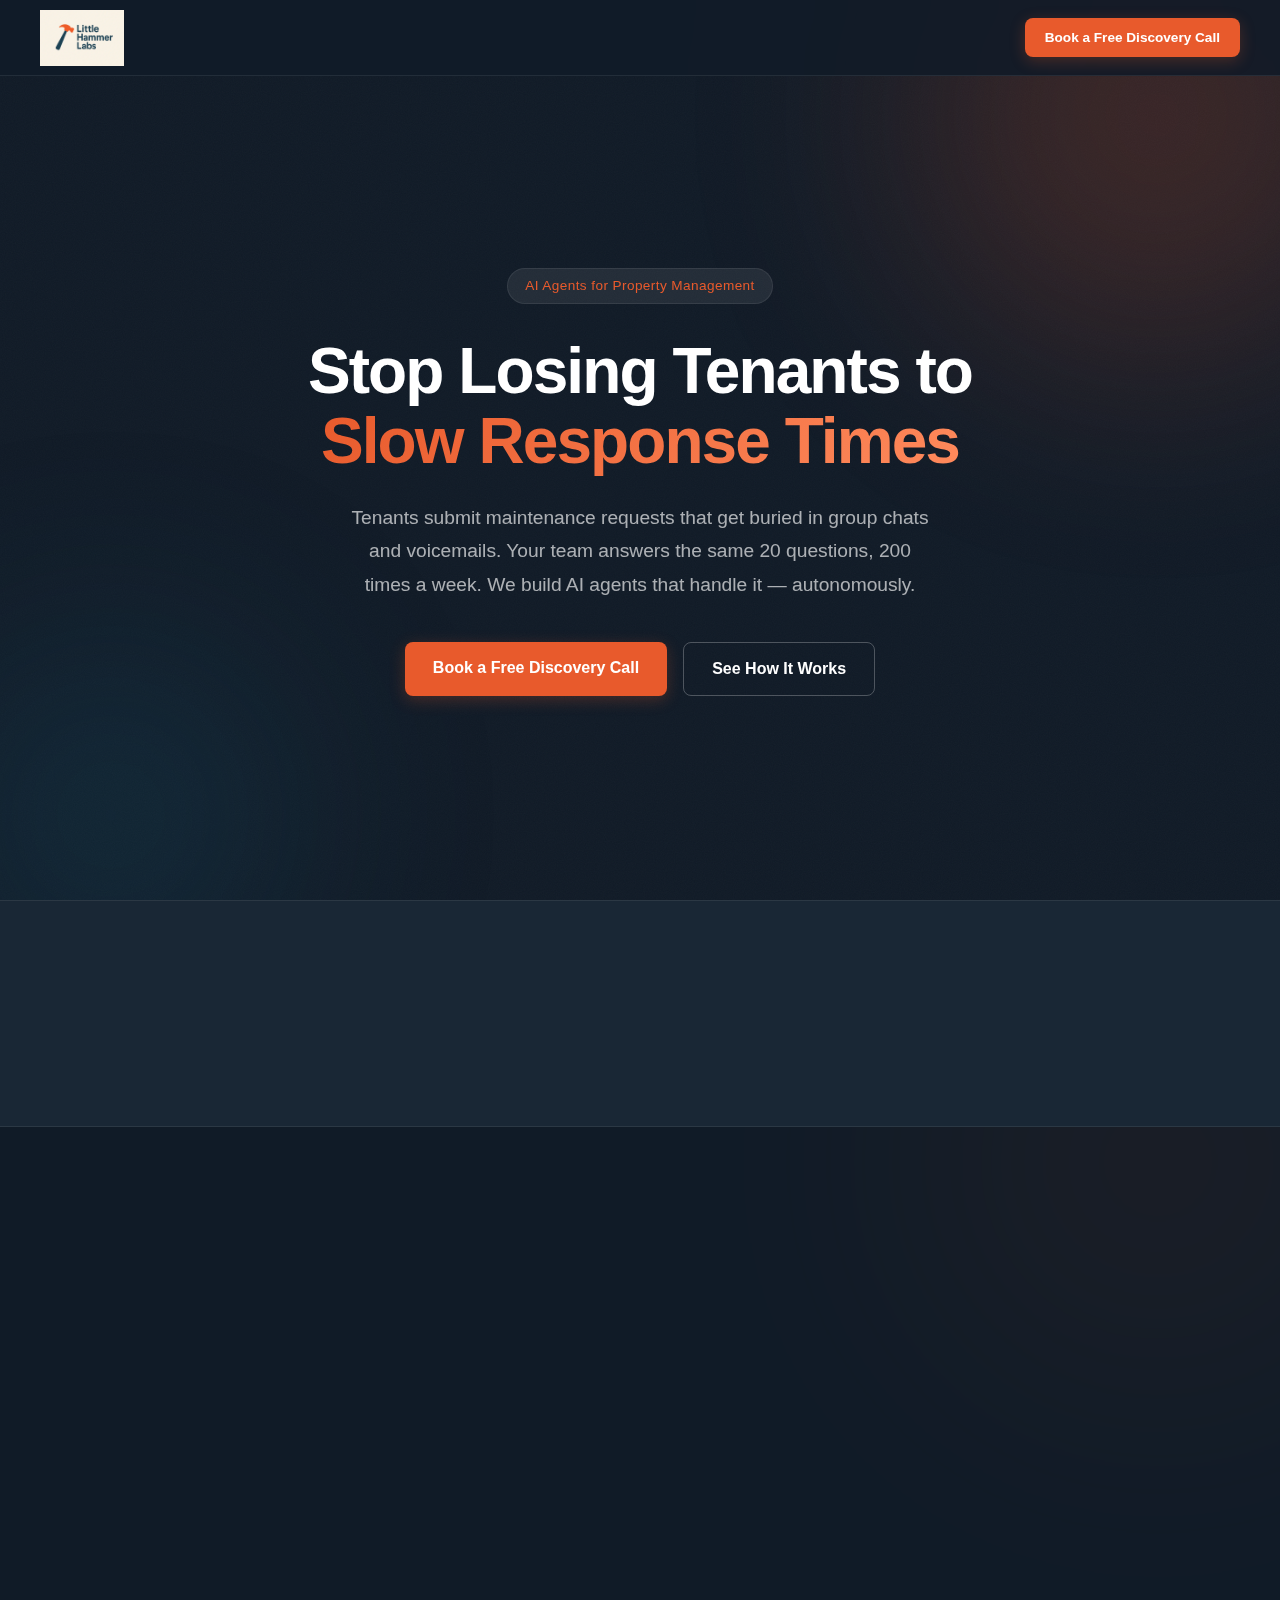
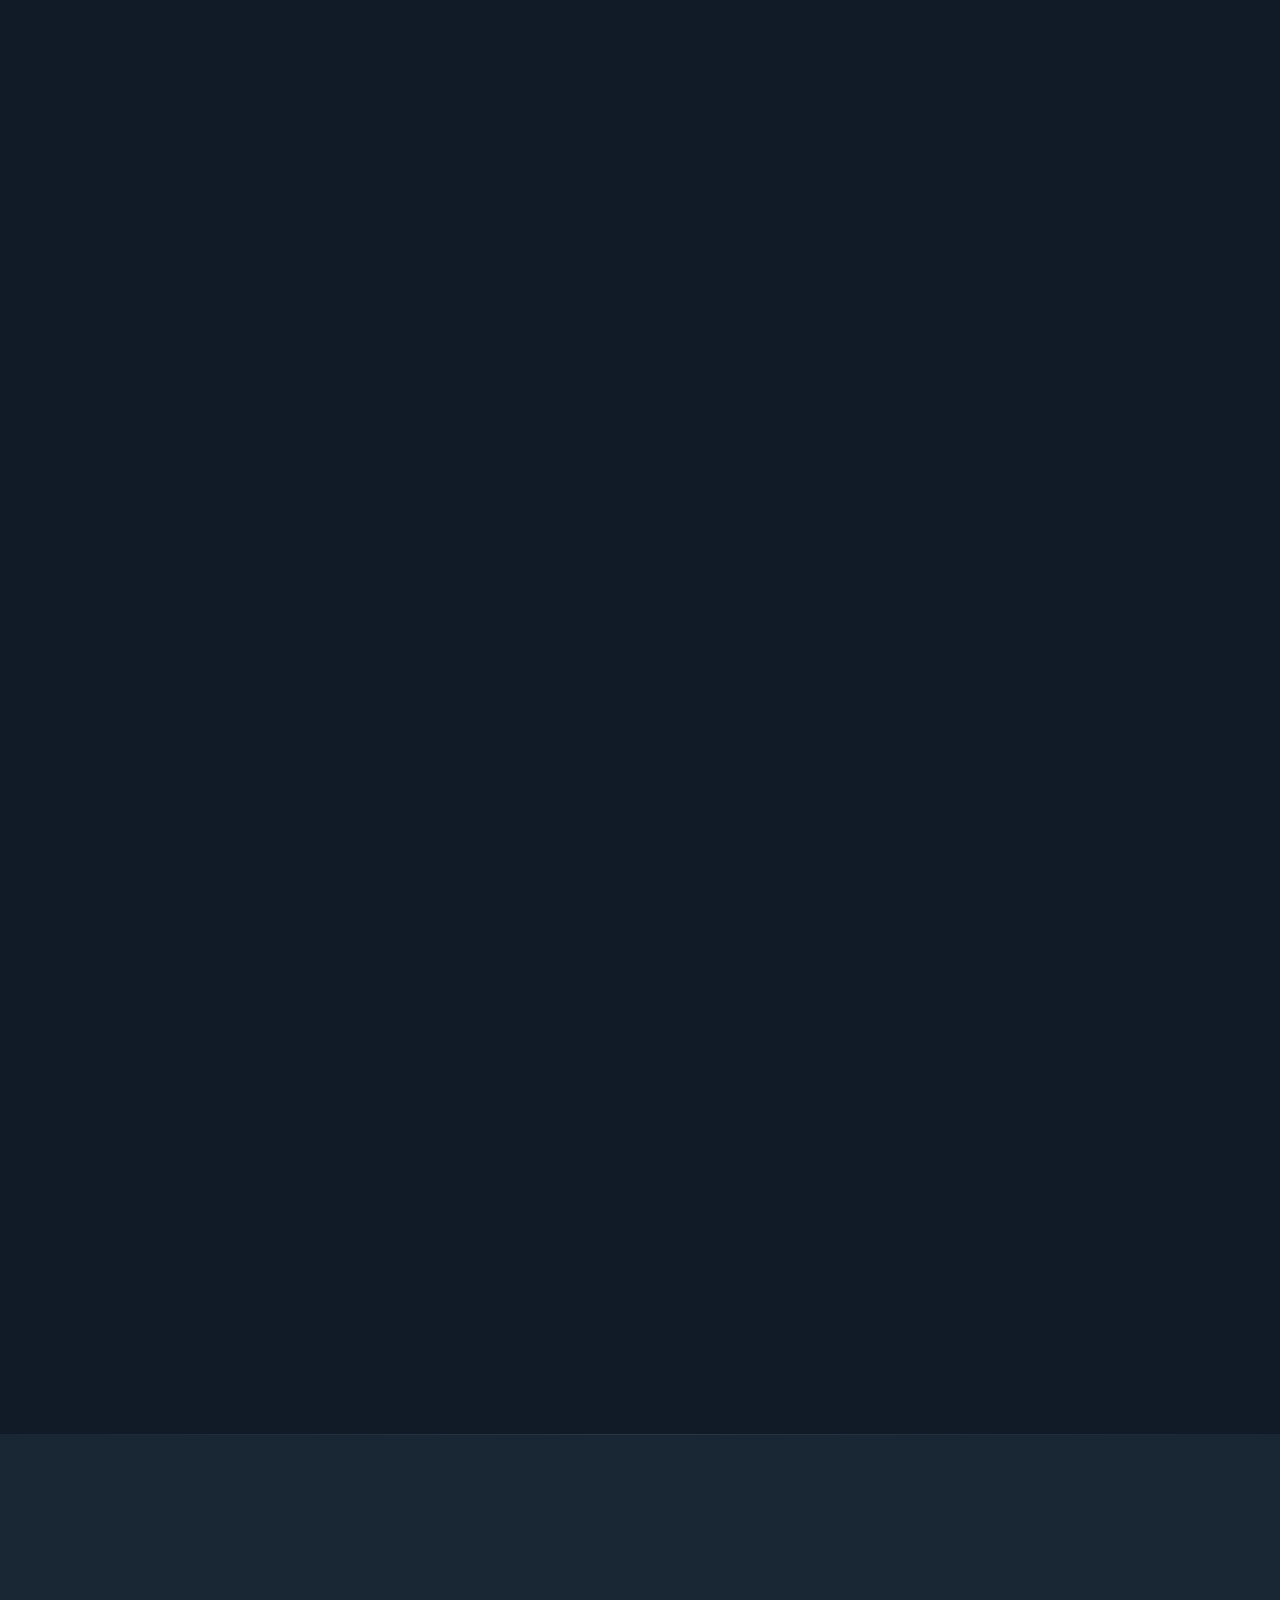
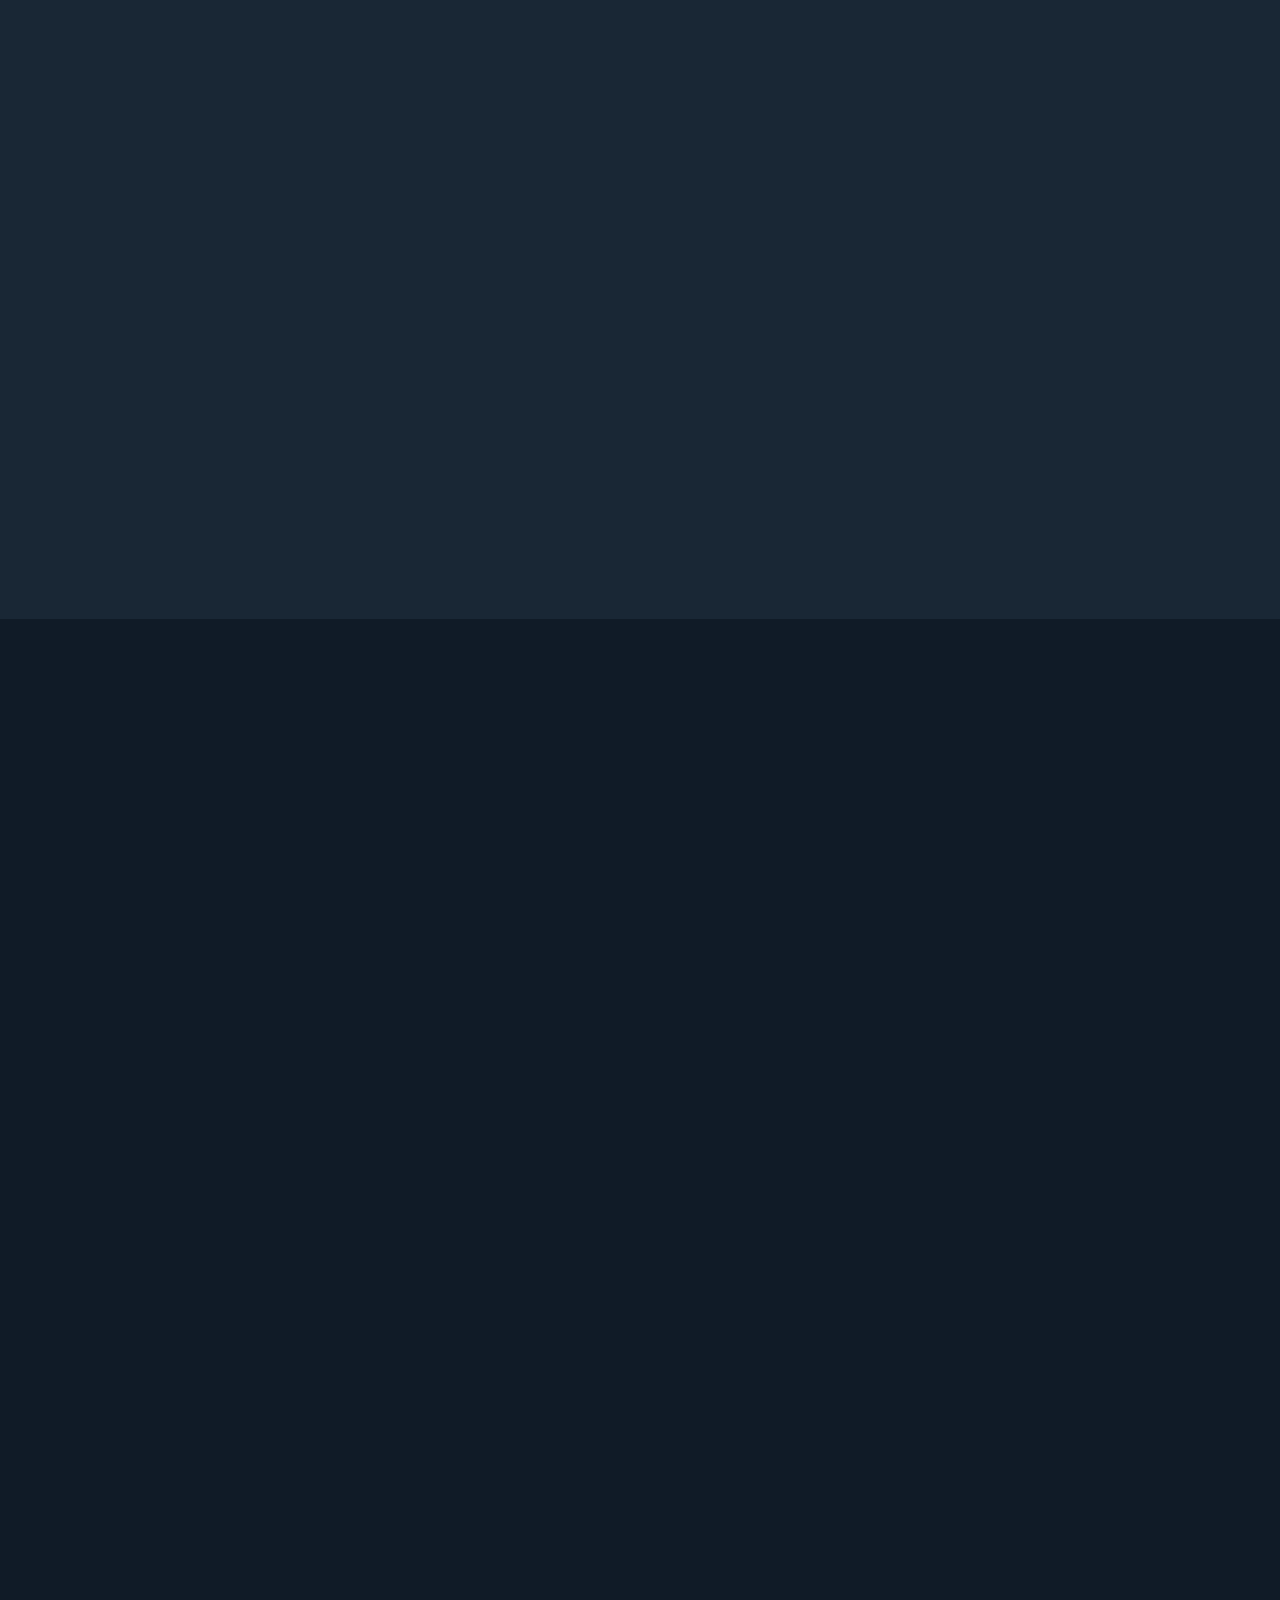
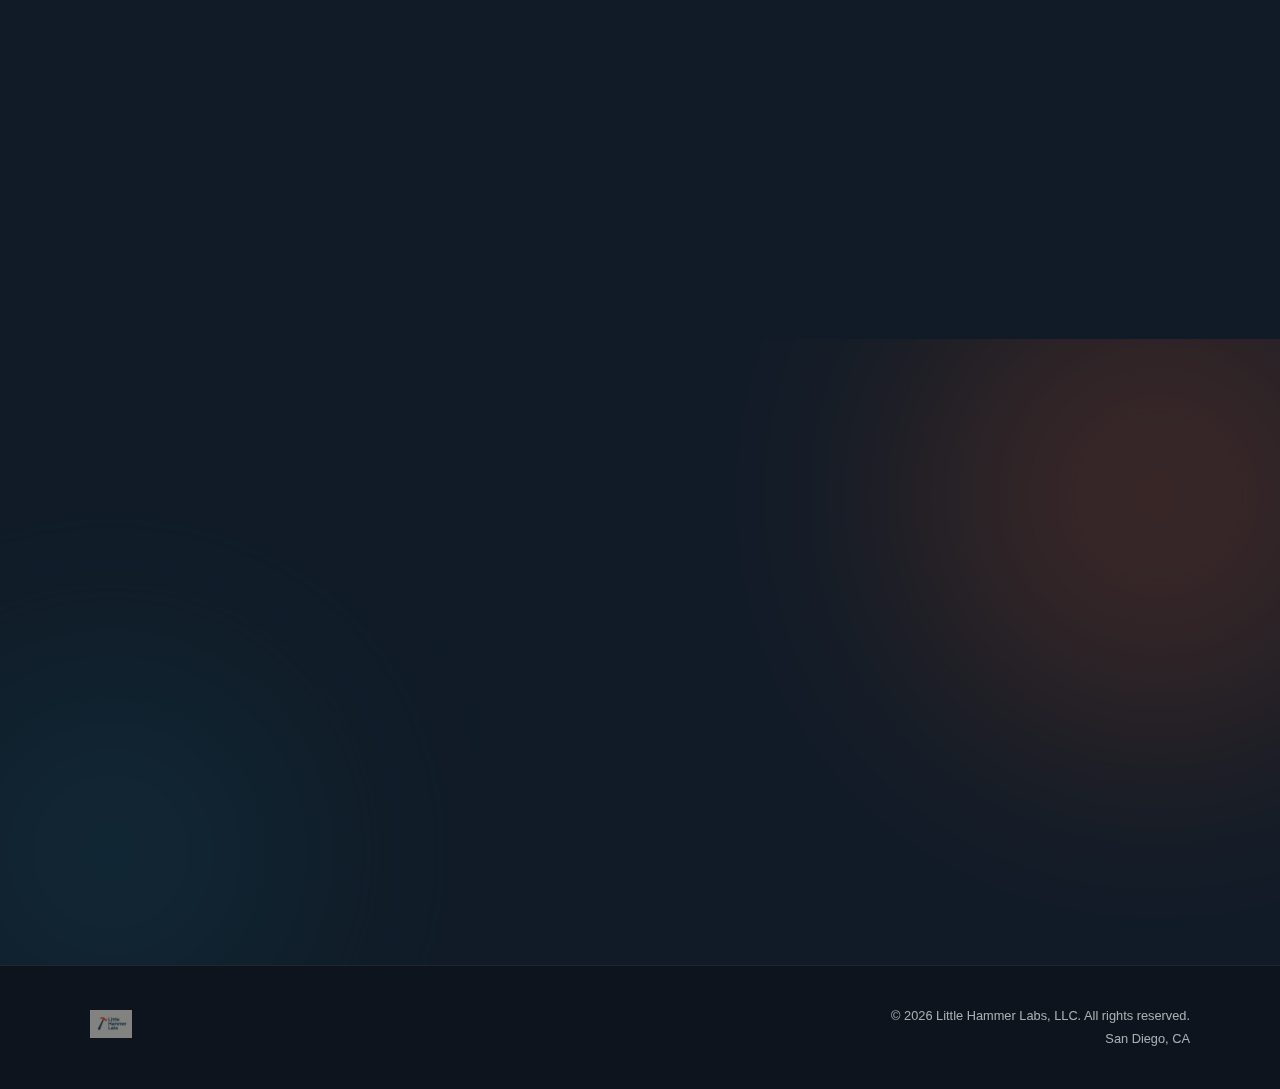
<file: for-property-managers/index.html>
<!DOCTYPE html>
<html lang="en">
<head>
  <meta charset="UTF-8" />
  <meta name="viewport" content="width=device-width, initial-scale=1.0, minimum-scale=1.0" />

  <!-- Primary Meta Tags -->
  <title>AI Agents for Property Management | Little Hammer Labs</title>
  <meta name="title" content="AI Agents for Property Management | Little Hammer Labs" />
  <meta name="description" content="AI agents that handle tenant maintenance requests, communication, and lease processing — 24/7, on your infrastructure. Built for San Diego property managers." />
  <meta name="keywords" content="AI property management, property management automation, tenant communication AI, maintenance request automation, San Diego property management, AI agents" />
  <meta name="author" content="Little Hammer Labs, LLC" />
  <meta name="robots" content="index, follow" />

  <!-- Open Graph / Facebook -->
  <meta property="og:type" content="website" />
  <meta property="og:url" content="https://littlehammerlabs.com/for-property-managers" />
  <meta property="og:title" content="AI Agents for Property Management | Little Hammer Labs" />
  <meta property="og:description" content="AI agents that handle tenant maintenance requests, communication, and lease processing — 24/7, on your infrastructure. Built for San Diego property managers." />
  <meta property="og:image" content="https://littlehammerlabs.com/assets/images/lhlfull.png" />
  <meta property="og:image:width" content="1200" />
  <meta property="og:image:height" content="630" />
  <meta property="og:image:alt" content="Little Hammer Labs — AI Agents for Property Management" />
  <meta property="og:site_name" content="Little Hammer Labs" />
  <meta property="og:locale" content="en_US" />
  <meta property="og:image:type" content="image/png" />

  <!-- Twitter -->
  <meta property="twitter:card" content="summary_large_image" />
  <meta property="twitter:url" content="https://littlehammerlabs.com/for-property-managers" />
  <meta property="twitter:title" content="AI Agents for Property Management | Little Hammer Labs" />
  <meta property="twitter:description" content="AI agents that handle tenant maintenance requests, communication, and lease processing — 24/7, on your infrastructure. Built for San Diego property managers." />
  <meta property="twitter:image" content="https://littlehammerlabs.com/assets/images/lhlfull.png" />
  <meta property="twitter:image:alt" content="Little Hammer Labs — AI Agents for Property Management" />
  <meta name="twitter:domain" content="littlehammerlabs.com" />

  <!-- Theme & Mobile -->
  <meta name="theme-color" content="#e85a2c" />
  <meta name="msapplication-TileColor" content="#e85a2c" />
  <link rel="canonical" href="https://littlehammerlabs.com/for-property-managers/" />
  <meta name="mobile-web-app-capable" content="yes" />
  <meta name="apple-mobile-web-app-capable" content="yes" />
  <meta name="apple-mobile-web-app-status-bar-style" content="default" />
  <meta name="apple-mobile-web-app-title" content="Little Hammer Labs" />

  <!-- Favicons -->
  <link rel="icon" type="image/x-icon" href="../assets/favicons/favicon-png/favicon.ico" />
  <link rel="icon" type="image/png" sizes="16x16" href="../assets/favicons/favicon-png/favicon-16x16.png" />
  <link rel="icon" type="image/png" sizes="32x32" href="../assets/favicons/favicon-png/favicon-32x32.png" />
  <link rel="icon" type="image/webp" sizes="32x32" href="../assets/favicons/favicon-webp/favicon-32x32.webp" />
  <link rel="apple-touch-icon" sizes="180x180" href="../assets/favicons/favicon-png/apple-touch-icon.png" />
  <link rel="icon" type="image/png" sizes="192x192" href="../assets/favicons/favicon-png/android-chrome-192x192.png" />
  <link rel="manifest" href="../manifest.json" />

  <!-- Preload -->
  <link rel="preload" href="../styles.css" as="style" />
  <link rel="preload" href="../assets/images/lhlfull.webp" as="image" />

  <!-- Styles -->
  <link rel="stylesheet" href="../styles.css" />

  <!-- DNS Prefetch -->
  <link rel="dns-prefetch" href="//www.googletagmanager.com" />

  <!-- Security -->
  <meta http-equiv="X-Content-Type-Options" content="nosniff" />
  <meta http-equiv="X-Frame-Options" content="DENY" />
  <meta http-equiv="Referrer-Policy" content="strict-origin-when-cross-origin" />

  <!-- Google Analytics 4 -->
  <script async src="https://www.googletagmanager.com/gtag/js?id=G-XXXXXXXXXX"></script>
  <script>
    window.dataLayer = window.dataLayer || [];
    function gtag(){dataLayer.push(arguments);}
    gtag('js', new Date());
    gtag('config', 'G-XXXXXXXXXX');
  </script>

  <!-- Structured Data: Organization -->
  <script type="application/ld+json">
  {
    "@context": "https://schema.org",
    "@type": "Organization",
    "name": "Little Hammer Labs",
    "url": "https://littlehammerlabs.com",
    "logo": "https://littlehammerlabs.com/assets/images/lhlfull.png",
    "description": "AI consultancy specializing in Agentic Ops — custom autonomous agents for property management workflows.",
    "areaServed": "San Diego, CA",
    "contactPoint": {
      "@type": "ContactPoint",
      "email": "contact@littlehammerlabs.com",
      "contactType": "sales"
    }
  }
  </script>

  <!-- Structured Data: LocalBusiness -->
  <script type="application/ld+json">
  {
    "@context": "https://schema.org",
    "@type": "LocalBusiness",
    "name": "Little Hammer Labs",
    "description": "AI agents for property management — maintenance requests, tenant communication, and lease processing automation.",
    "url": "https://littlehammerlabs.com/for-property-managers",
    "logo": "https://littlehammerlabs.com/assets/images/lhlfull.png",
    "email": "contact@littlehammerlabs.com",
    "address": {
      "@type": "PostalAddress",
      "addressLocality": "San Diego",
      "addressRegion": "CA",
      "addressCountry": "US"
    },
    "areaServed": {
      "@type": "City",
      "name": "San Diego"
    },
    "priceRange": "$$",
    "serviceType": ["AI Property Management", "Maintenance Request Automation", "Tenant Communication AI", "Lease Processing Automation"]
  }
  </script>

  <!-- Structured Data: Service -->
  <script type="application/ld+json">
  {
    "@context": "https://schema.org",
    "@type": "Service",
    "name": "AI Agents for Property Management",
    "description": "Autonomous AI agents that handle tenant maintenance requests, communication, and lease processing for property management companies.",
    "provider": {
      "@type": "Organization",
      "name": "Little Hammer Labs",
      "url": "https://littlehammerlabs.com"
    },
    "areaServed": {
      "@type": "City",
      "name": "San Diego"
    },
    "serviceType": "AI Property Management Automation"
  }
  </script>
</head>
<body class="pm-page">

  <!-- Animated Background Layer -->
  <div class="bg-layer" aria-hidden="true">
    <div class="bg-orb bg-orb-1"></div>
    <div class="bg-orb bg-orb-2"></div>
    <div class="bg-orb bg-orb-3"></div>
    <div class="bg-orb bg-orb-4"></div>
    <div class="bg-orb bg-orb-5"></div>
    <div class="bg-grain"></div>
  </div>

  <!-- Navigation -->
  <nav class="nav">
    <div class="nav-inner">
      <a href="/" class="nav-logo">
        <img src="../assets/images/lhlfull.webp" alt="Little Hammer Labs" />
      </a>
      <div class="nav-links">
        <a href="https://cal.com/max-lhl/30min" class="btn btn-primary btn-sm">Book a Free Discovery Call</a>
      </div>
    </div>
  </nav>

  <!-- Hero -->
  <section class="hero">
    <div class="hero-bg">
      <div class="hero-glow hero-glow-1"></div>
      <div class="hero-glow hero-glow-2"></div>
    </div>
    <div class="hero-inner">
      <div class="hero-badge reveal">AI Agents for Property Management</div>
      <h1 class="hero-headline reveal">Stop Losing Tenants to<br /><span class="gradient-text">Slow Response Times</span></h1>
      <p class="hero-sub reveal">Tenants submit maintenance requests that get buried in group chats and voicemails. Your team answers the same 20 questions, 200 times a week. We build AI agents that handle it — autonomously.</p>
      <div class="hero-actions reveal">
        <a href="https://cal.com/max-lhl/30min" class="btn btn-primary">Book a Free Discovery Call</a>
        <a href="#scenario" class="btn btn-outline">See How It Works</a>
      </div>
    </div>
  </section>

  <!-- Stats Bar -->
  <section class="stats-bar">
    <div class="section-inner">
      <div class="stats-grid">
        <div class="stat reveal">
          <div class="stat-number">60%</div>
          <div class="stat-label">reduction in response time with AI tenant communication</div>
        </div>
        <div class="stat reveal">
          <div class="stat-number">24/7</div>
          <div class="stat-label">AI agents handle maintenance requests around the clock — no overtime</div>
        </div>
        <div class="stat reveal">
          <div class="stat-number">$2-5</div>
          <div class="stat-label">per unit/month — less than one hour of staff time</div>
        </div>
      </div>
    </div>
  </section>

  <!-- Scenario Playbook -->
  <section class="scenario has-accent" id="scenario">
    <div class="section-inner">
      <div class="section-label reveal">See the Difference</div>
      <h2 class="section-heading reveal">Saturday 2:17 AM — A Tenant Reports a Broken AC</h2>
      <p class="section-sub reveal">Here's what happens with and without an AI agent.</p>
      <div class="scenario-grid">
        <div class="scenario-card scenario-without reveal">
          <div class="scenario-header">
            <span class="scenario-badge scenario-badge-old">Without AI Agent</span>
          </div>
          <ol class="scenario-steps">
            <li>Tenant texts the office emergency line</li>
            <li>Message sits in a group chat — nobody checks until Monday</li>
            <li>Monday morning: buried under weekend messages</li>
            <li>Someone reads it, calls the tenant back (who's now frustrated)</li>
            <li>Calls the HVAC vendor, leaves a voicemail</li>
            <li>Vendor calls back Tuesday, schedules for Wednesday</li>
            <li>Tenant has been without AC for <strong>5 days</strong></li>
            <li>They're already writing a 1-star review</li>
          </ol>
          <div class="scenario-result scenario-result-bad">
            Result: 5 days. Angry tenant. Bad review. Potential lease non-renewal.
          </div>
        </div>
        <div class="scenario-card scenario-with reveal">
          <div class="scenario-header">
            <span class="scenario-badge scenario-badge-new">With AI Agent</span>
          </div>
          <ol class="scenario-steps">
            <li>Tenant texts the office emergency line</li>
            <li>AI agent picks it up in <strong>under 30 seconds</strong></li>
            <li>Agent classifies it as HVAC — urgent (summer, 95F forecast)</li>
            <li>Creates a work order in your system automatically</li>
            <li>Texts your preferred HVAC vendor with unit details and access instructions</li>
            <li>Confirms with the tenant: "Got it — HVAC tech scheduled for tomorrow morning"</li>
            <li>Follows up with tenant after repair: "Is your AC working now?"</li>
            <li>Logs everything — work order, vendor, cost, resolution time</li>
          </ol>
          <div class="scenario-result scenario-result-good">
            Result: Under 1 hour to acknowledge, next-day repair. Happy tenant. Retained lease.
          </div>
        </div>
      </div>
    </div>
  </section>

  <!-- Services: What We Automate -->
  <section class="services" id="services">
    <div class="section-inner">
      <div class="section-label reveal">What We Automate</div>
      <h2 class="section-heading reveal">AI Agents Built for Property Management</h2>
      <p class="section-sub reveal">Not chatbots. Autonomous agents that take action inside your systems.</p>
      <div class="card-grid">
        <div class="card reveal">
          <div class="card-icon-wrap">
            <svg class="card-icon" viewBox="0 0 24 24" fill="none" stroke="currentColor" stroke-width="1.5" stroke-linecap="round" stroke-linejoin="round">
              <path d="M14.7 6.3a1 1 0 0 0 0 1.4l1.6 1.6a1 1 0 0 0 1.4 0l3.77-3.77a6 6 0 0 1-7.94 7.94l-6.91 6.91a2.12 2.12 0 0 1-3-3l6.91-6.91a6 6 0 0 1 7.94-7.94l-3.76 3.76z"/>
            </svg>
          </div>
          <h3 class="card-title">Maintenance Request Handling</h3>
          <p class="card-text">Tenants text, email, or call — your AI agent triages the request, creates a work order, dispatches the right vendor, and keeps the tenant updated. No human touches it unless they need to.</p>
        </div>
        <div class="card reveal">
          <div class="card-icon-wrap">
            <svg class="card-icon" viewBox="0 0 24 24" fill="none" stroke="currentColor" stroke-width="1.5" stroke-linecap="round" stroke-linejoin="round">
              <path d="M21 15a2 2 0 0 1-2 2H7l-4 4V5a2 2 0 0 1 2-2h14a2 2 0 0 1 2 2z"/>
            </svg>
          </div>
          <h3 class="card-title">Tenant Communication</h3>
          <p class="card-text">Common questions about lease terms, rent payments, move-in procedures, parking, and amenities — answered instantly, 24/7, in your brand voice. Escalates to a human when it matters.</p>
        </div>
        <div class="card reveal">
          <div class="card-icon-wrap">
            <svg class="card-icon" viewBox="0 0 24 24" fill="none" stroke="currentColor" stroke-width="1.5" stroke-linecap="round" stroke-linejoin="round">
              <path d="M14 2H6a2 2 0 0 0-2 2v16a2 2 0 0 0 2 2h12a2 2 0 0 0 2-2V8z"/><polyline points="14 2 14 8 20 8"/><line x1="16" y1="13" x2="8" y2="13"/><line x1="16" y1="17" x2="8" y2="17"/><polyline points="10 9 9 9 8 9"/>
            </svg>
          </div>
          <h3 class="card-title">Lease & Document Processing</h3>
          <p class="card-text">Renewal reminders, application screening, move-in/out checklists, and compliance documentation — handled by agents that know your properties and your process.</p>
        </div>
      </div>
    </div>
  </section>

  <!-- Differentiators -->
  <section class="diff" id="approach">
    <div class="section-inner">
      <div class="section-label reveal">Our Approach</div>
      <h2 class="section-heading reveal">Why Little Hammer Labs</h2>
      <div class="diff-grid">
        <div class="diff-item reveal">
          <div class="diff-number">01</div>
          <h3 class="diff-title">Your Data Stays Yours</h3>
          <p class="diff-text">Tenant PII, lease documents, payment records — we can deploy AI that runs on your infrastructure so sensitive data never touches a public API.</p>
        </div>
        <div class="diff-item reveal">
          <div class="diff-number">02</div>
          <h3 class="diff-title">Built for Property Management</h3>
          <p class="diff-text">We don't sell generic chatbots. Our agents understand maintenance categories, vendor dispatch workflows, lease timelines, and tenant communication patterns.</p>
        </div>
        <div class="diff-item reveal">
          <div class="diff-number">03</div>
          <h3 class="diff-title">Works With Your Tools</h3>
          <p class="diff-text">AppFolio, Buildium, Rent Manager, Google Workspace, phone systems — our agents plug into what you already use.</p>
        </div>
        <div class="diff-item reveal">
          <div class="diff-number">04</div>
          <h3 class="diff-title">You Stay In Control</h3>
          <p class="diff-text">Every agent action can be reviewed, overridden, or escalated by your team. AI handles the volume; your people handle the judgment calls.</p>
        </div>
      </div>
    </div>
  </section>

  <!-- Pricing -->
  <section class="pricing" id="pricing">
    <div class="section-inner">
      <div class="section-label reveal">Pricing</div>
      <h2 class="section-heading reveal">Simple, Per-Unit Pricing</h2>
      <p class="section-sub reveal">No setup fees for founding partners. Cancel anytime.</p>
      <div class="pricing-grid">
        <div class="pricing-card reveal">
          <div class="pricing-tier">Starter</div>
          <div class="pricing-units">Up to 50 units</div>
          <div class="pricing-price">$3<span class="pricing-unit">/unit/mo</span></div>
          <ul class="pricing-features">
            <li>Maintenance request agent</li>
            <li>Email & SMS intake</li>
            <li>Work order creation</li>
            <li>Tenant confirmations</li>
          </ul>
          <a href="https://cal.com/max-lhl/30min" class="btn btn-outline pricing-cta">Book a Call</a>
        </div>
        <div class="pricing-card pricing-card-featured reveal">
          <div class="pricing-tier">Professional</div>
          <div class="pricing-units">50 - 200 units</div>
          <div class="pricing-price">$4<span class="pricing-unit">/unit/mo</span></div>
          <ul class="pricing-features">
            <li>Everything in Starter</li>
            <li>Tenant FAQ agent</li>
            <li>Vendor dispatch automation</li>
            <li>Monthly reporting</li>
          </ul>
          <a href="https://cal.com/max-lhl/30min" class="btn btn-primary pricing-cta">Book a Call</a>
        </div>
        <div class="pricing-card reveal">
          <div class="pricing-tier">Enterprise</div>
          <div class="pricing-units">200+ units</div>
          <div class="pricing-price">Custom</div>
          <ul class="pricing-features">
            <li>Everything in Professional</li>
            <li>Lease processing</li>
            <li>Custom integrations</li>
            <li>Dedicated support</li>
          </ul>
          <a href="https://cal.com/max-lhl/30min" class="btn btn-outline pricing-cta">Book a Call</a>
        </div>
      </div>
      <div class="pm-founding-partner reveal">
        <div class="partner-badge">Founding Partner Program</div>
        <p class="pm-founding-text">We're selecting a small number of San Diego PM companies as founding partners — <strong>no setup fees, direct founder access, and priority pricing</strong>. In exchange, we ask for a testimonial after deployment.</p>
        <a href="https://cal.com/max-lhl/30min" class="btn btn-primary">Apply as a Founding Partner</a>
      </div>
      <p class="pricing-note reveal">Not sure which tier? Start with a free 30-minute discovery call — we'll tell you exactly which workflows to automate first.</p>
    </div>
  </section>

  <!-- CTA -->
  <section class="cta">
    <div class="cta-bg">
      <div class="hero-glow hero-glow-1"></div>
      <div class="hero-glow hero-glow-2"></div>
    </div>
    <div class="section-inner">
      <h2 class="cta-heading reveal">Ready to Put AI Agents<br /><span class="gradient-text">to Work on Your Properties?</span></h2>
      <p class="cta-sub reveal">Book a free 30-minute discovery call. We'll audit your workflows and identify the highest-ROI automation opportunity — no strings attached.</p>
      <a href="https://cal.com/max-lhl/30min" class="btn btn-primary btn-lg reveal">Book a Free Discovery Call</a>
      <p class="cta-email reveal"><a href="mailto:contact@littlehammerlabs.com">contact@littlehammerlabs.com</a></p>
    </div>
  </section>

  <!-- Footer -->
  <footer class="footer">
    <div class="footer-inner">
      <a href="/" class="footer-logo">
        <img src="../assets/images/lhlfull.webp" alt="Little Hammer Labs" />
      </a>
      <div class="footer-meta">
        <p>&copy; 2026 Little Hammer Labs, LLC. All rights reserved.</p>
        <p class="footer-location">San Diego, CA</p>
      </div>
    </div>
  </footer>

  <!-- Scroll Reveal + Parallax -->
  <script>
    document.addEventListener('DOMContentLoaded', function () {
      // Scroll reveal
      var reveals = document.querySelectorAll('.reveal');
      var observer = new IntersectionObserver(function (entries) {
        entries.forEach(function (entry) {
          if (entry.isIntersecting) {
            entry.target.classList.add('revealed');
            observer.unobserve(entry.target);
          }
        });
      }, { threshold: 0.15 });
      reveals.forEach(function (el) { observer.observe(el); });

      // Parallax background orbs
      var orbs = document.querySelectorAll('.bg-orb');
      var ticking = false;
      window.addEventListener('scroll', function () {
        if (!ticking) {
          requestAnimationFrame(function () {
            var scrollY = window.pageYOffset;
            orbs.forEach(function (orb, i) {
              var speed = 0.02 + (i * 0.015);
              orb.style.transform = 'translateY(' + (scrollY * speed) + 'px)';
            });
            ticking = false;
          });
          ticking = true;
        }
      });
    });
  </script>

</body>
</html>
</file>
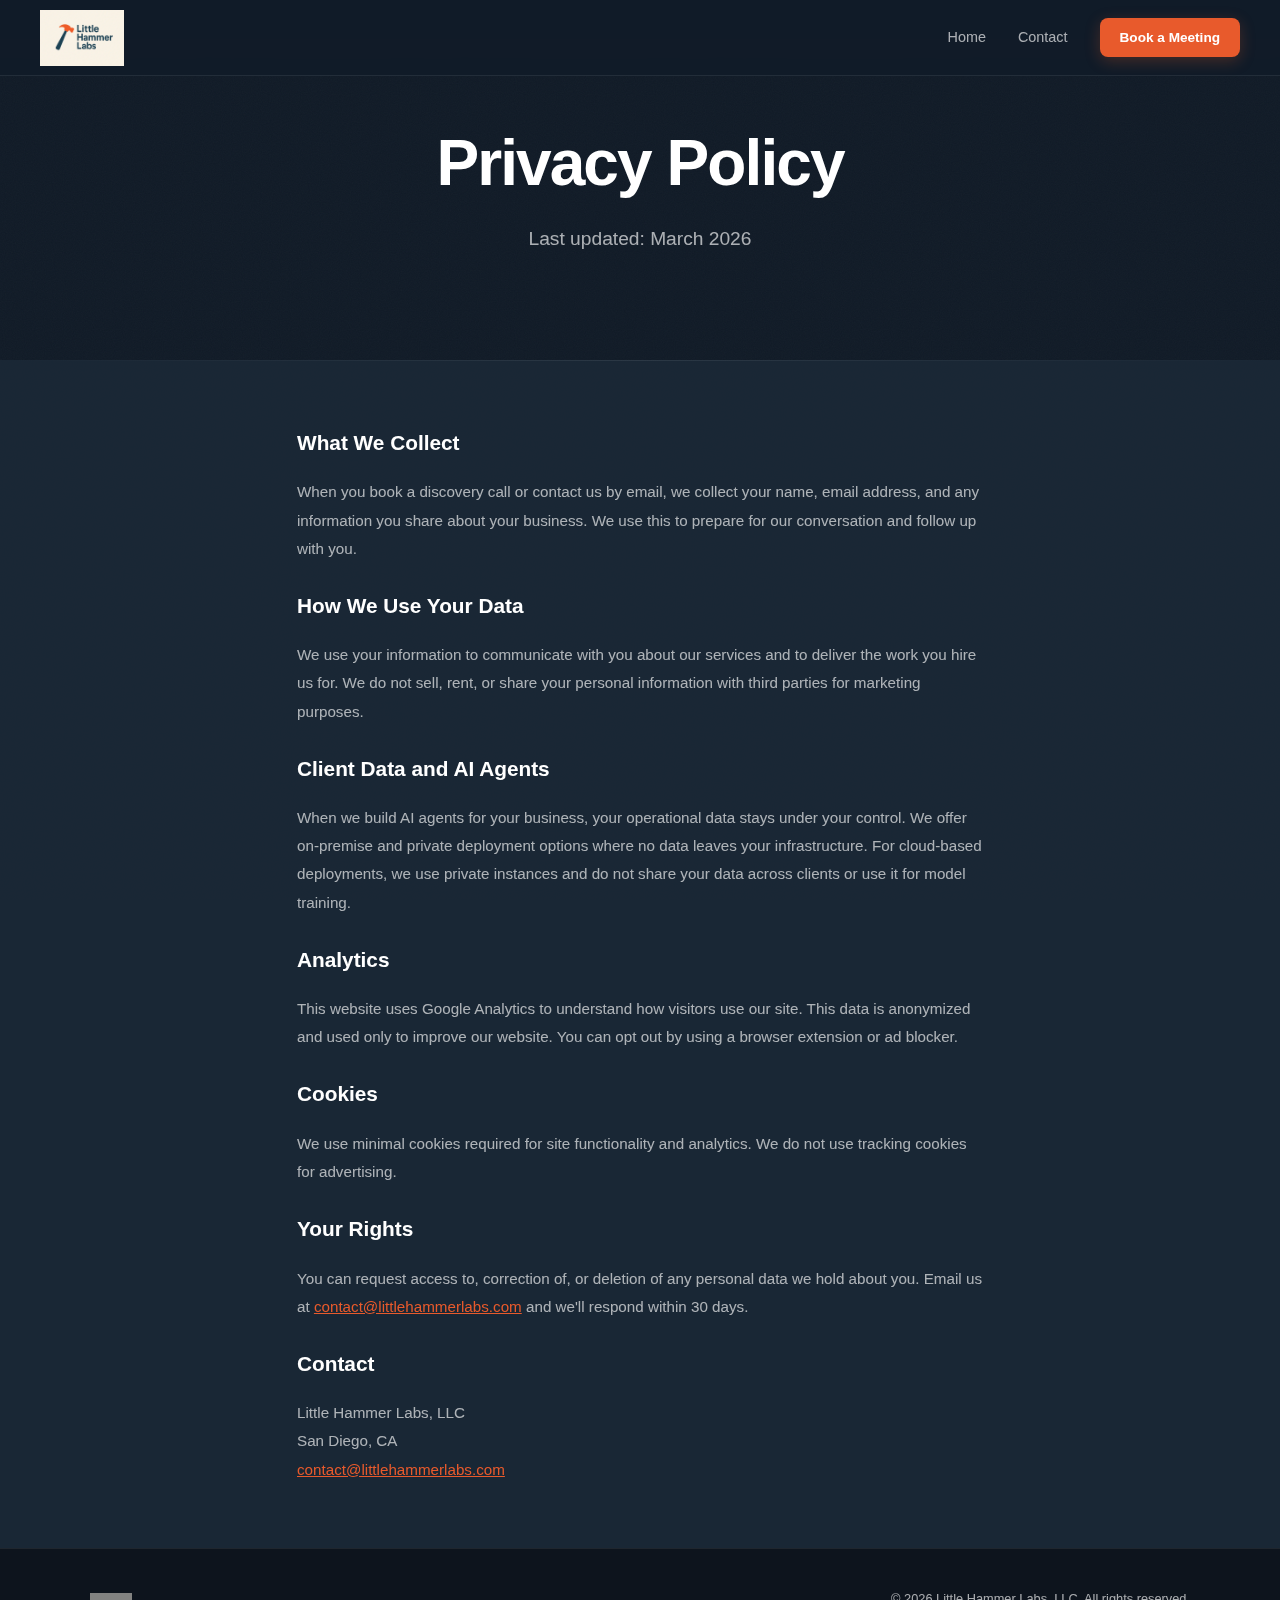
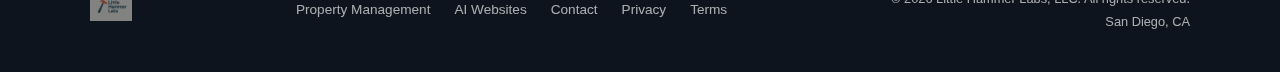
<file: privacy/index.html>
<!DOCTYPE html>
<html lang="en">
<head>
  <meta charset="UTF-8" />
  <meta name="viewport" content="width=device-width, initial-scale=1.0" />
  <title>Privacy Policy — Little Hammer Labs</title>
  <meta name="description" content="Privacy policy for Little Hammer Labs. How we handle your data." />
  <meta name="robots" content="index, follow" />
  <link rel="icon" type="image/x-icon" href="../assets/favicons/favicon-png/favicon.ico" />
  <link rel="stylesheet" href="../styles.css" />

  <!-- DNS Prefetch -->
  <link rel="dns-prefetch" href="//www.googletagmanager.com" />

  <!-- Google Analytics 4 -->
  <script async src="https://www.googletagmanager.com/gtag/js?id=G-Y4P4VYS9YM"></script>
  <script>
    window.dataLayer = window.dataLayer || [];
    function gtag(){dataLayer.push(arguments);}
    gtag('js', new Date());
    gtag('config', 'G-Y4P4VYS9YM');
  </script>
</head>
<body>

  <div class="bg-layer" aria-hidden="true"><div class="bg-grain"></div></div>

  <nav class="nav">
    <div class="nav-inner">
      <a href="/" class="nav-logo">
        <img src="../assets/images/lhlfull.webp" alt="Little Hammer Labs" />
      </a>
      <div class="nav-links">
        <a href="/" class="nav-link">Home</a>
        <a href="mailto:contact@littlehammerlabs.com" class="nav-link">Contact</a>
        <a href="https://cal.com/max-lhl/30min" class="btn btn-primary btn-sm">Book a Meeting</a>
      </div>
    </div>
  </nav>

  <section class="hero" style="min-height: auto; padding-bottom: 4rem;">
    <div class="hero-inner">
      <h1 class="hero-headline">Privacy Policy</h1>
      <p class="hero-sub" style="max-width: 700px;">Last updated: March 2026</p>
    </div>
  </section>

  <section class="diff" style="padding: 4rem 0;">
    <div class="section-inner" style="max-width: 750px; text-align: left;">
      <div style="color: var(--white-muted); font-size: 0.95rem; line-height: 1.85;">

        <h2 style="color: var(--white); font-size: 1.3rem; margin-bottom: 1rem;">What We Collect</h2>
        <p style="margin-bottom: 1.5rem;">When you book a discovery call or contact us by email, we collect your name, email address, and any information you share about your business. We use this to prepare for our conversation and follow up with you.</p>

        <h2 style="color: var(--white); font-size: 1.3rem; margin-bottom: 1rem;">How We Use Your Data</h2>
        <p style="margin-bottom: 1.5rem;">We use your information to communicate with you about our services and to deliver the work you hire us for. We do not sell, rent, or share your personal information with third parties for marketing purposes.</p>

        <h2 style="color: var(--white); font-size: 1.3rem; margin-bottom: 1rem;">Client Data and AI Agents</h2>
        <p style="margin-bottom: 1.5rem;">When we build AI agents for your business, your operational data stays under your control. We offer on-premise and private deployment options where no data leaves your infrastructure. For cloud-based deployments, we use private instances and do not share your data across clients or use it for model training.</p>

        <h2 style="color: var(--white); font-size: 1.3rem; margin-bottom: 1rem;">Analytics</h2>
        <p style="margin-bottom: 1.5rem;">This website uses Google Analytics to understand how visitors use our site. This data is anonymized and used only to improve our website. You can opt out by using a browser extension or ad blocker.</p>

        <h2 style="color: var(--white); font-size: 1.3rem; margin-bottom: 1rem;">Cookies</h2>
        <p style="margin-bottom: 1.5rem;">We use minimal cookies required for site functionality and analytics. We do not use tracking cookies for advertising.</p>

        <h2 style="color: var(--white); font-size: 1.3rem; margin-bottom: 1rem;">Your Rights</h2>
        <p style="margin-bottom: 1.5rem;">You can request access to, correction of, or deletion of any personal data we hold about you. Email us at <a href="mailto:contact@littlehammerlabs.com" style="color: var(--orange);">contact@littlehammerlabs.com</a> and we'll respond within 30 days.</p>

        <h2 style="color: var(--white); font-size: 1.3rem; margin-bottom: 1rem;">Contact</h2>
        <p>Little Hammer Labs, LLC<br />San Diego, CA<br /><a href="mailto:contact@littlehammerlabs.com" style="color: var(--orange);">contact@littlehammerlabs.com</a></p>

      </div>
    </div>
  </section>

  <footer class="footer">
    <div class="footer-inner">
      <a href="/" class="footer-logo">
        <img src="../assets/images/lhlfull.webp" alt="Little Hammer Labs" />
      </a>
      <div class="footer-links">
        <a href="/propertymanagement/" class="footer-link">Property Management</a>
        <a href="/webdesign/" class="footer-link">AI Websites</a>
        <a href="mailto:contact@littlehammerlabs.com" class="footer-link">Contact</a>
        <a href="/privacy/" class="footer-link">Privacy</a>
        <a href="/terms/" class="footer-link">Terms</a>
      </div>
      <div class="footer-meta">
        <p>&copy; 2026 Little Hammer Labs, LLC. All rights reserved.</p>
        <p class="footer-location">San Diego, CA</p>
      </div>
    </div>
  </footer>

  <!-- GA4 Conversion: cal.com click tracking -->
  <script>
    document.addEventListener('click', function(e) {
      var link = e.target.closest('a[href*="cal.com"]');
      if (link) {
        gtag('event', 'book_meeting_click', {
          'event_category': 'conversion',
          'event_label': link.textContent.trim(),
          'transport_type': 'beacon'
        });
      }
    });
  </script>

</body>
</html>
</file>
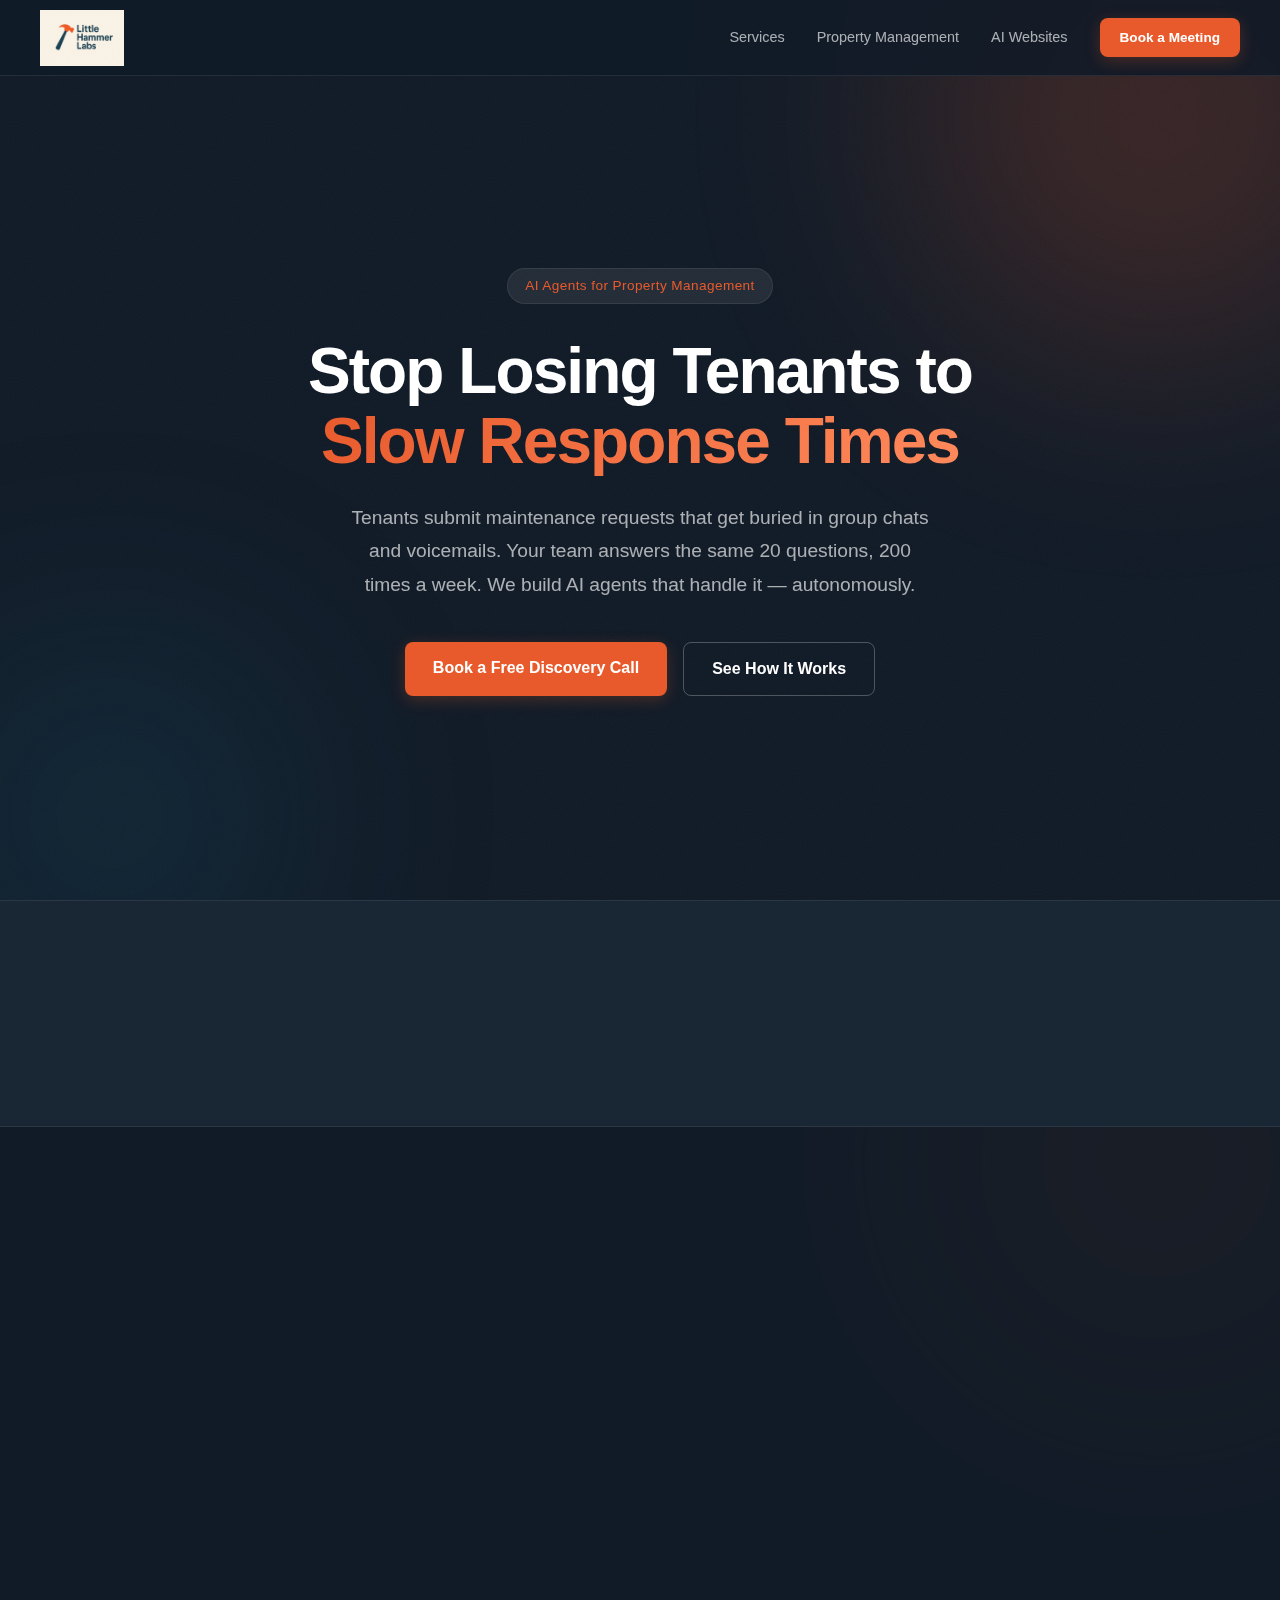
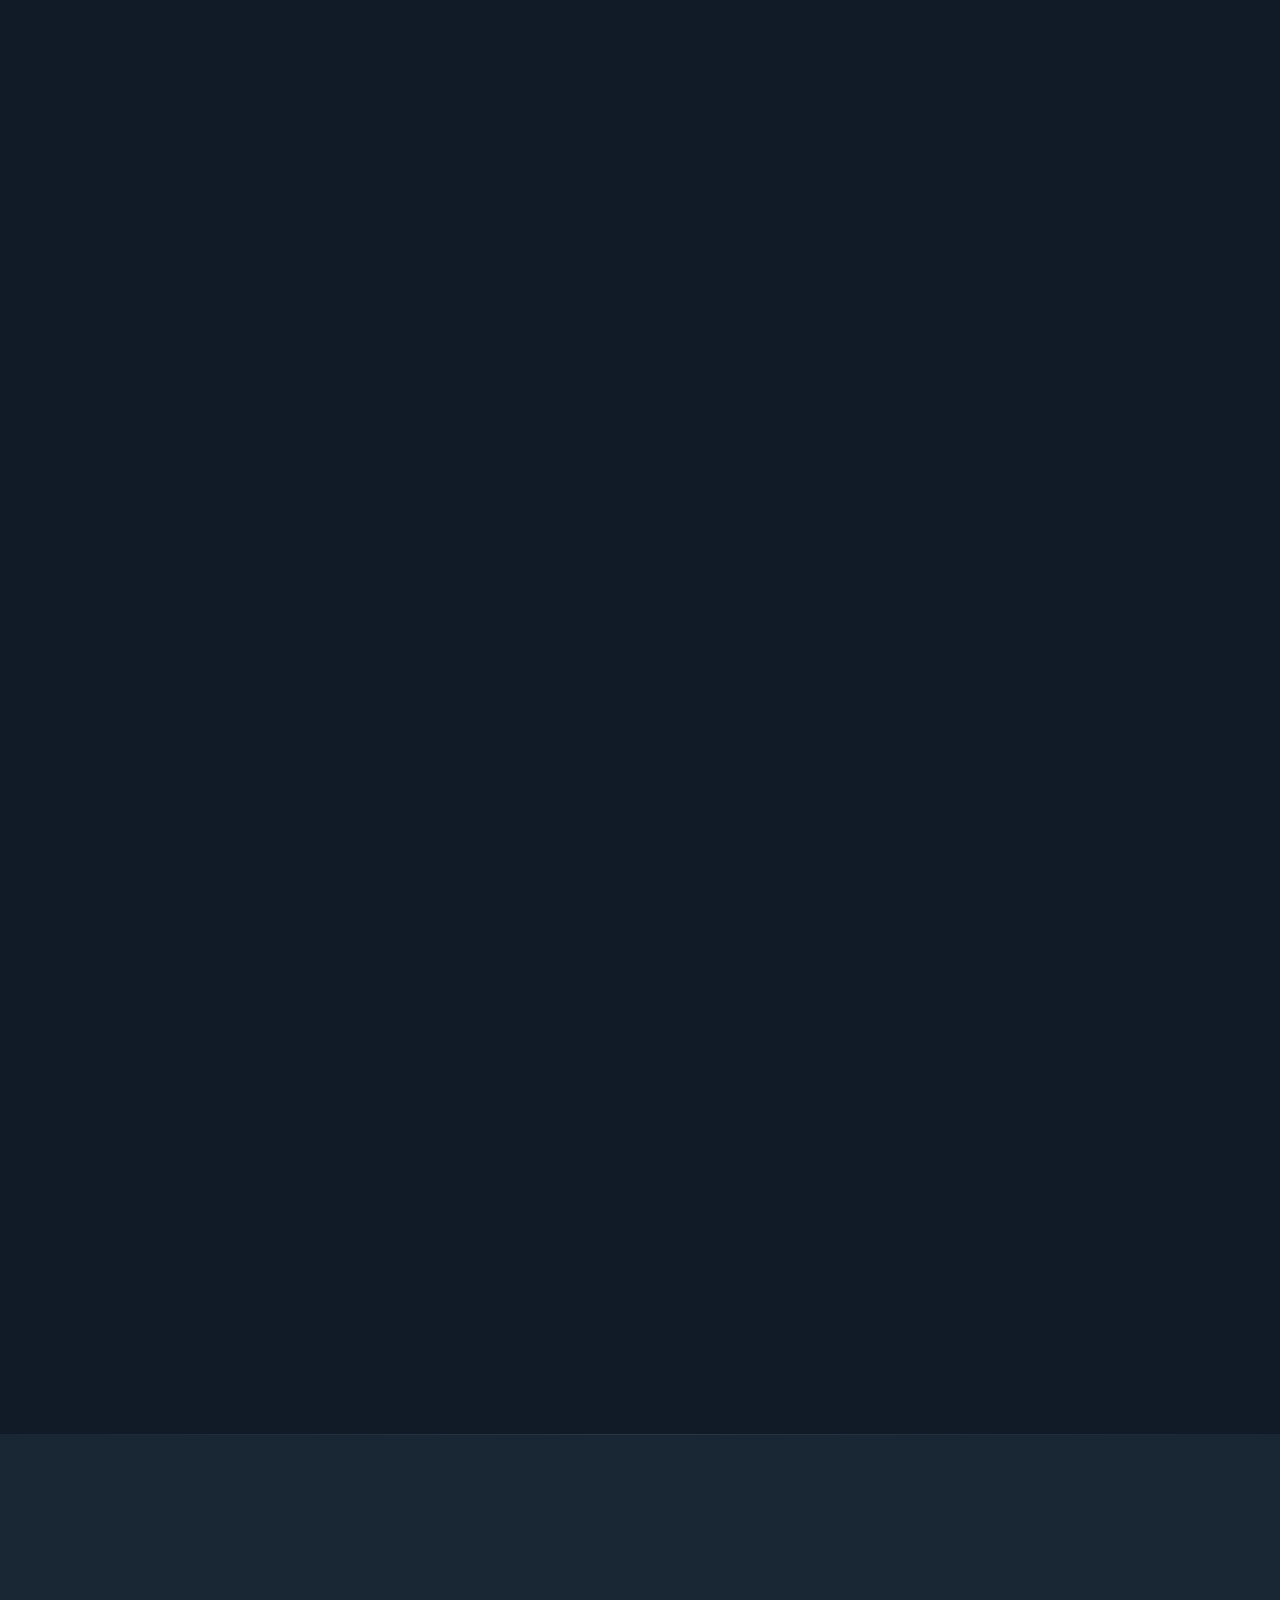
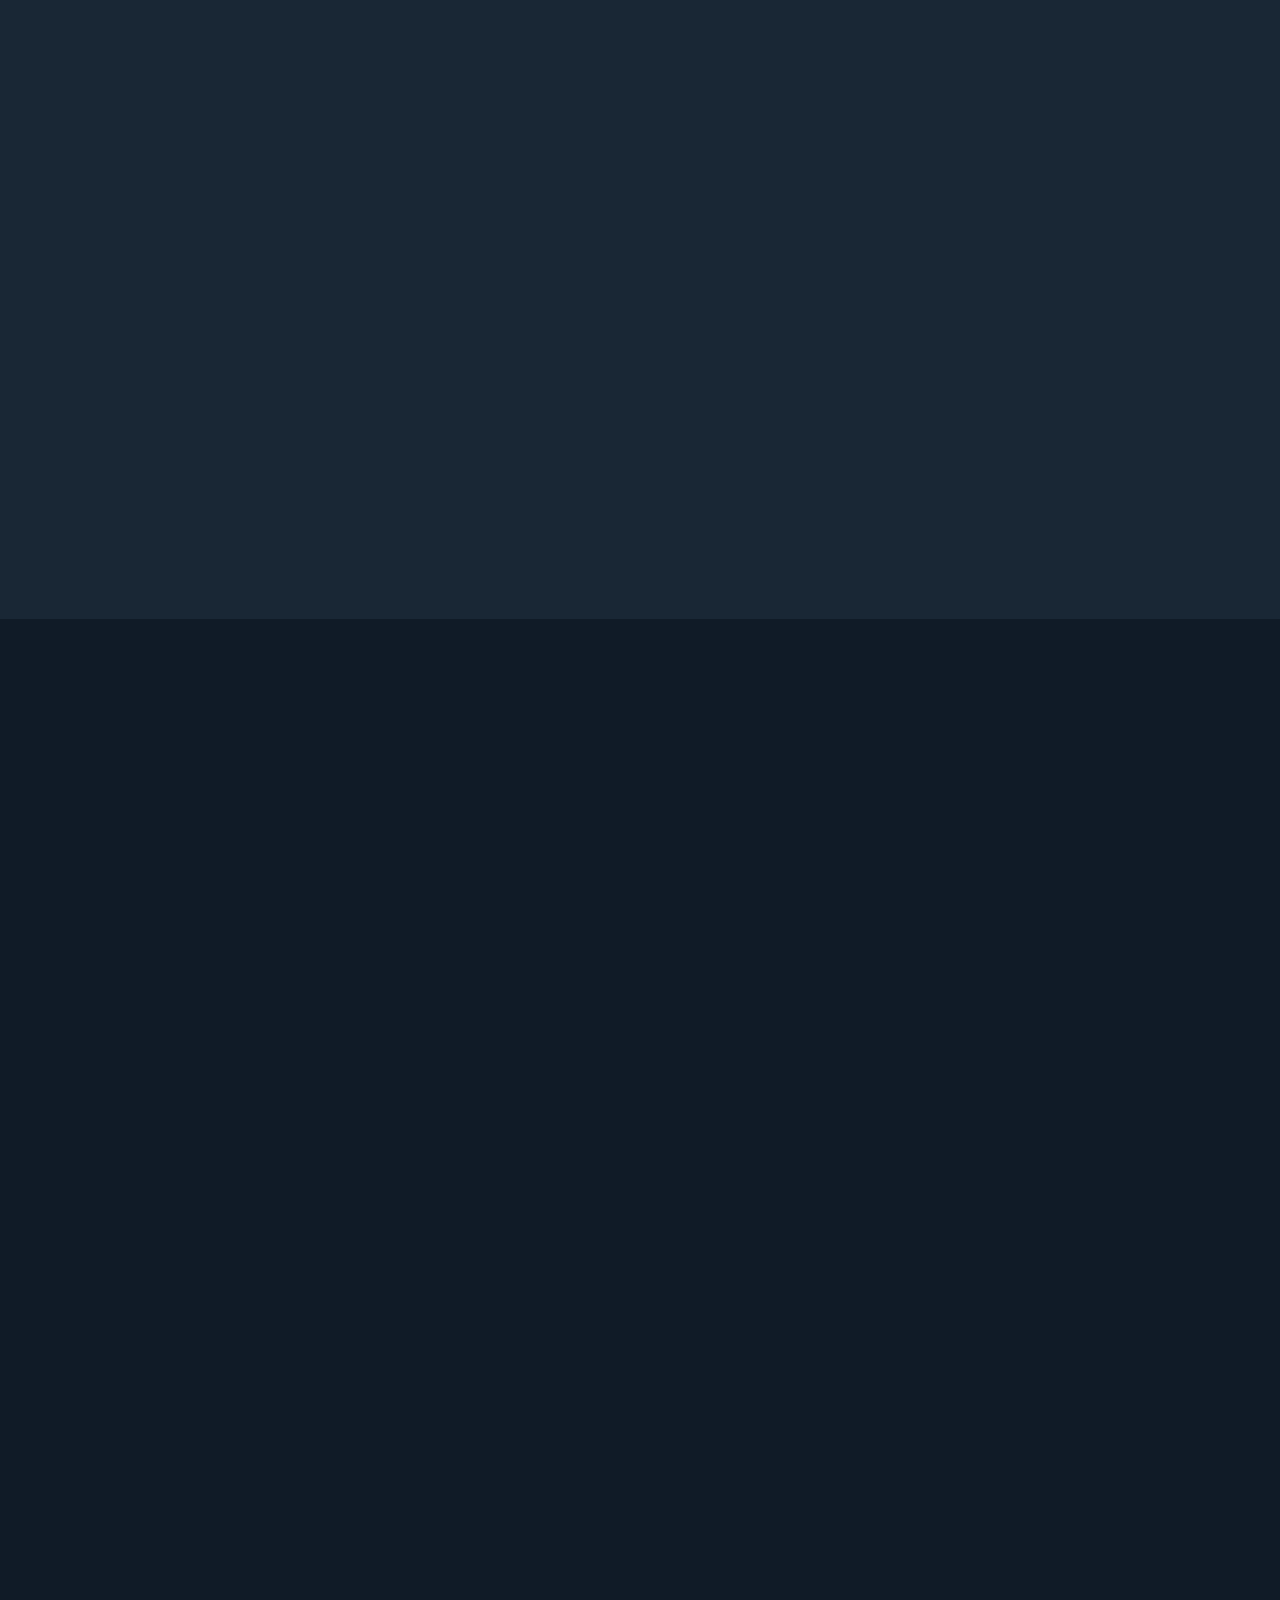
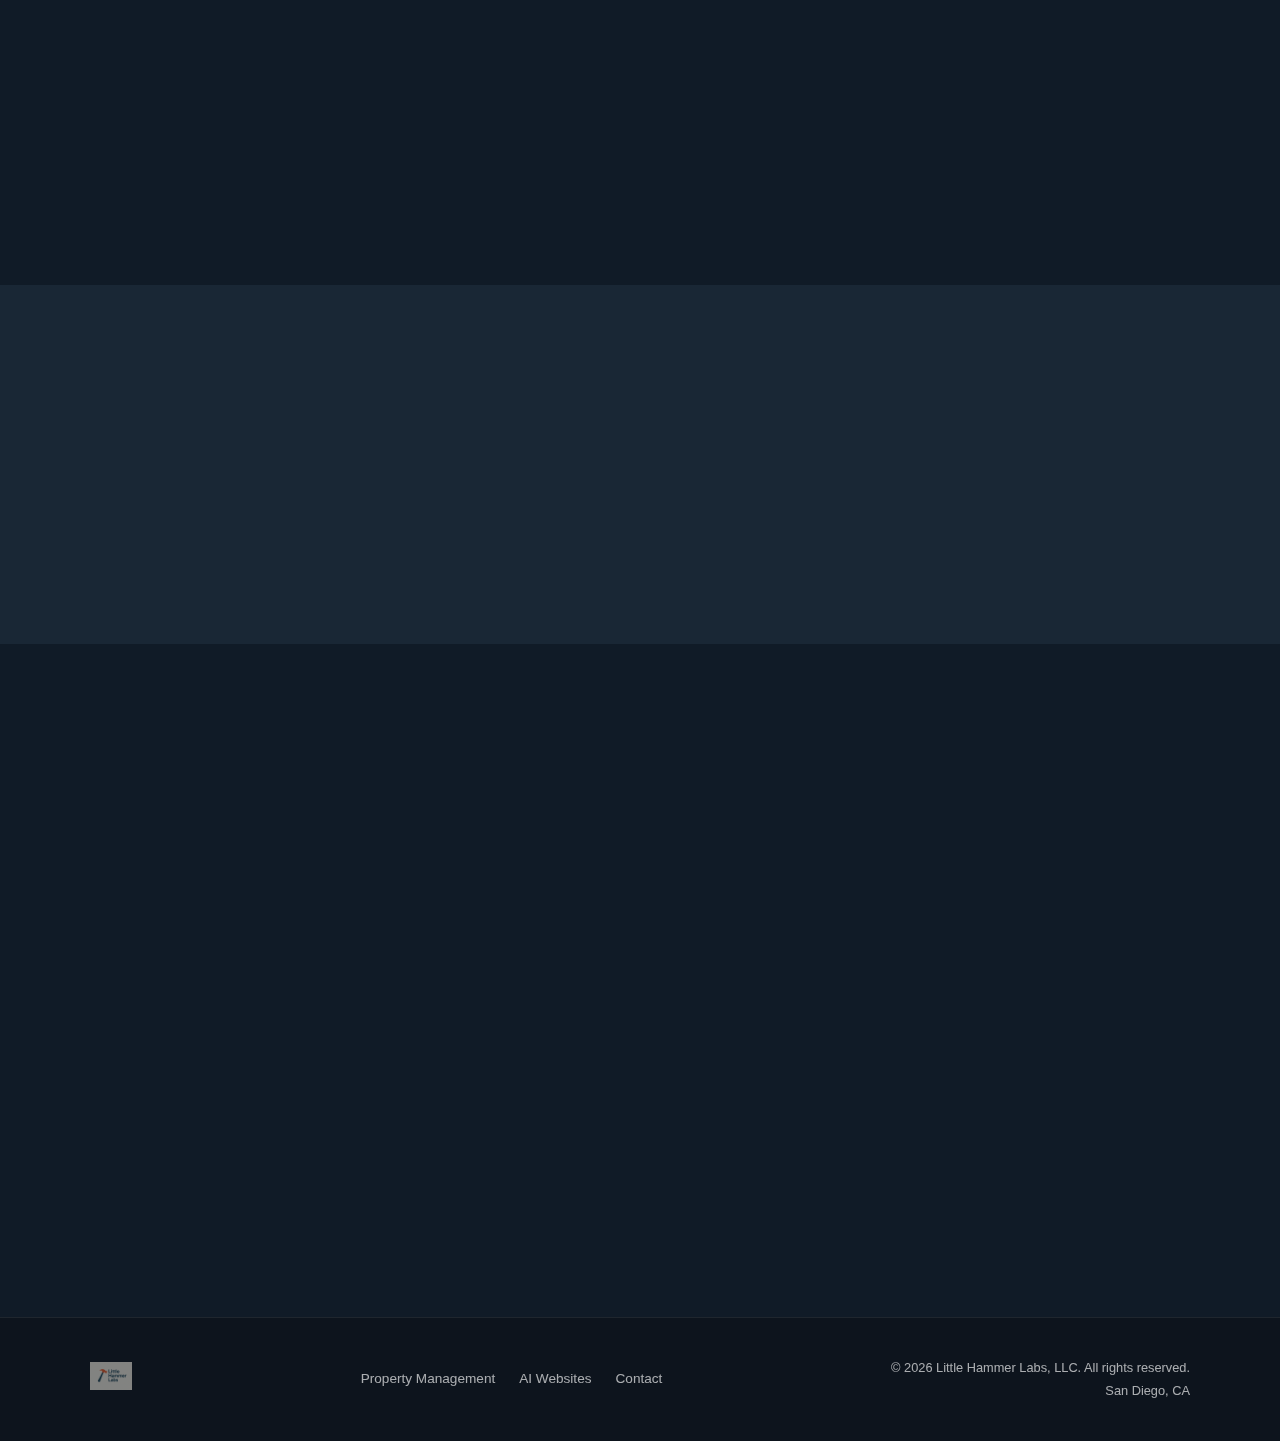
<file: propertymanagement/index.html>
<!DOCTYPE html>
<html lang="en">
<head>
  <meta charset="UTF-8" />
  <meta name="viewport" content="width=device-width, initial-scale=1.0, minimum-scale=1.0" />

  <!-- Primary Meta Tags -->
  <title>AI Agents for Property Management | Little Hammer Labs</title>
  <meta name="title" content="AI Agents for Property Management | Little Hammer Labs" />
  <meta name="description" content="AI agents that handle tenant maintenance requests, communication, and lease processing — 24/7, on your infrastructure. Built for San Diego property managers." />
  <meta name="keywords" content="AI property management, property management automation, tenant communication AI, maintenance request automation, San Diego property management, AI agents" />
  <meta name="author" content="Little Hammer Labs, LLC" />
  <meta name="robots" content="index, follow" />

  <!-- Open Graph / Facebook -->
  <meta property="og:type" content="website" />
  <meta property="og:url" content="https://littlehammerlabs.com/propertymanagement" />
  <meta property="og:title" content="AI Agents for Property Management | Little Hammer Labs" />
  <meta property="og:description" content="AI agents that handle tenant maintenance requests, communication, and lease processing — 24/7, on your infrastructure. Built for San Diego property managers." />
  <meta property="og:image" content="https://littlehammerlabs.com/assets/images/lhlfull.png" />
  <meta property="og:image:width" content="1200" />
  <meta property="og:image:height" content="630" />
  <meta property="og:image:alt" content="Little Hammer Labs — AI Agents for Property Management" />
  <meta property="og:site_name" content="Little Hammer Labs" />
  <meta property="og:locale" content="en_US" />
  <meta property="og:image:type" content="image/png" />

  <!-- Twitter -->
  <meta property="twitter:card" content="summary_large_image" />
  <meta property="twitter:url" content="https://littlehammerlabs.com/propertymanagement" />
  <meta property="twitter:title" content="AI Agents for Property Management | Little Hammer Labs" />
  <meta property="twitter:description" content="AI agents that handle tenant maintenance requests, communication, and lease processing — 24/7, on your infrastructure. Built for San Diego property managers." />
  <meta property="twitter:image" content="https://littlehammerlabs.com/assets/images/lhlfull.png" />
  <meta property="twitter:image:alt" content="Little Hammer Labs — AI Agents for Property Management" />
  <meta name="twitter:domain" content="littlehammerlabs.com" />

  <!-- Theme & Mobile -->
  <meta name="theme-color" content="#e85a2c" />
  <meta name="msapplication-TileColor" content="#e85a2c" />
  <link rel="canonical" href="https://littlehammerlabs.com/propertymanagement/" />
  <meta name="mobile-web-app-capable" content="yes" />
  <meta name="apple-mobile-web-app-capable" content="yes" />
  <meta name="apple-mobile-web-app-status-bar-style" content="default" />
  <meta name="apple-mobile-web-app-title" content="Little Hammer Labs" />

  <!-- Favicons -->
  <link rel="icon" type="image/x-icon" href="../assets/favicons/favicon-png/favicon.ico" />
  <link rel="icon" type="image/png" sizes="16x16" href="../assets/favicons/favicon-png/favicon-16x16.png" />
  <link rel="icon" type="image/png" sizes="32x32" href="../assets/favicons/favicon-png/favicon-32x32.png" />
  <link rel="icon" type="image/webp" sizes="32x32" href="../assets/favicons/favicon-webp/favicon-32x32.webp" />
  <link rel="apple-touch-icon" sizes="180x180" href="../assets/favicons/favicon-png/apple-touch-icon.png" />
  <link rel="icon" type="image/png" sizes="192x192" href="../assets/favicons/favicon-png/android-chrome-192x192.png" />
  <link rel="manifest" href="../manifest.json" />

  <!-- Preload -->
  <link rel="preload" href="../styles.css" as="style" />
  <link rel="preload" href="../assets/images/lhlfull.webp" as="image" />

  <!-- Styles -->
  <link rel="stylesheet" href="../styles.css" />

  <!-- DNS Prefetch -->
  <link rel="dns-prefetch" href="//www.googletagmanager.com" />

  <!-- Security -->
  <meta http-equiv="X-Content-Type-Options" content="nosniff" />
  <meta http-equiv="X-Frame-Options" content="DENY" />
  <meta http-equiv="Referrer-Policy" content="strict-origin-when-cross-origin" />

  <!-- Google Analytics 4 -->
  <script async src="https://www.googletagmanager.com/gtag/js?id=G-Y4P4VYS9YM"></script>
  <script>
    window.dataLayer = window.dataLayer || [];
    function gtag(){dataLayer.push(arguments);}
    gtag('js', new Date());
    gtag('config', 'G-Y4P4VYS9YM');
  </script>

  <!-- Structured Data: Organization -->
  <script type="application/ld+json">
  {
    "@context": "https://schema.org",
    "@type": "Organization",
    "name": "Little Hammer Labs",
    "url": "https://littlehammerlabs.com",
    "logo": "https://littlehammerlabs.com/assets/images/lhlfull.png",
    "description": "AI consultancy specializing in Agentic Ops — custom autonomous agents for property management workflows.",
    "areaServed": "San Diego, CA",
    "contactPoint": {
      "@type": "ContactPoint",
      "url": "https://littlehammerlabs.com",
      "contactType": "sales"
    }
  }
  </script>

  <!-- Structured Data: LocalBusiness -->
  <script type="application/ld+json">
  {
    "@context": "https://schema.org",
    "@type": "LocalBusiness",
    "name": "Little Hammer Labs",
    "description": "AI agents for property management — maintenance requests, tenant communication, and lease processing automation.",
    "url": "https://littlehammerlabs.com/propertymanagement",
    "logo": "https://littlehammerlabs.com/assets/images/lhlfull.png",
    "address": {
      "@type": "PostalAddress",
      "addressLocality": "San Diego",
      "addressRegion": "CA",
      "addressCountry": "US"
    },
    "areaServed": {
      "@type": "City",
      "name": "San Diego"
    },
    "priceRange": "$$",
    "serviceType": ["AI Property Management", "Maintenance Request Automation", "Tenant Communication AI", "Lease Processing Automation"]
  }
  </script>

  <!-- Structured Data: Service -->
  <script type="application/ld+json">
  {
    "@context": "https://schema.org",
    "@type": "Service",
    "name": "AI Agents for Property Management",
    "description": "Autonomous AI agents that handle tenant maintenance requests, communication, and lease processing for property management companies.",
    "provider": {
      "@type": "Organization",
      "name": "Little Hammer Labs",
      "url": "https://littlehammerlabs.com"
    },
    "areaServed": {
      "@type": "City",
      "name": "San Diego"
    },
    "serviceType": "AI Property Management Automation"
  }
  </script>
</head>
<body class="pm-page">

  <!-- Background Layer -->
  <div class="bg-layer" aria-hidden="true">
    <div class="bg-grain"></div>
  </div>

  <!-- Navigation -->
  <nav class="nav">
    <div class="nav-inner">
      <a href="/" class="nav-logo">
        <img src="../assets/images/lhlfull.webp" alt="Little Hammer Labs" />
      </a>
      <div class="nav-links">
        <a href="/#services" class="nav-link">Services</a>
        <a href="/propertymanagement/" class="nav-link">Property Management</a>
        <a href="/webdesign/" class="nav-link">AI Websites</a>
        <a href="https://cal.com/max-lhl/30min" class="btn btn-primary btn-sm">Book a Meeting</a>
      </div>
    </div>
  </nav>

  <!-- Hero -->
  <section class="hero">
    <div class="hero-bg">
      <div class="hero-glow hero-glow-1"></div>
      <div class="hero-glow hero-glow-2"></div>
    </div>
    <div class="hero-inner">
      <div class="hero-badge reveal">AI Agents for Property Management</div>
      <h1 class="hero-headline reveal">Stop Losing Tenants to<br /><span class="gradient-text">Slow Response Times</span></h1>
      <p class="hero-sub reveal">Tenants submit maintenance requests that get buried in group chats and voicemails. Your team answers the same 20 questions, 200 times a week. We build AI agents that handle it — autonomously.</p>
      <div class="hero-actions reveal">
        <a href="https://cal.com/max-lhl/30min" class="btn btn-primary">Book a Free Discovery Call</a>
        <a href="#scenario" class="btn btn-outline">See How It Works</a>
      </div>
    </div>
  </section>

  <!-- Stats Bar -->
  <section class="stats-bar">
    <div class="section-inner">
      <div class="stats-grid">
        <div class="stat reveal">
          <div class="stat-number">60%</div>
          <div class="stat-label">reduction in response time with AI tenant communication</div>
        </div>
        <div class="stat reveal">
          <div class="stat-number">24/7</div>
          <div class="stat-label">AI agents handle maintenance requests around the clock — no overtime</div>
        </div>
        <div class="stat reveal">
          <div class="stat-number">$2-5</div>
          <div class="stat-label">per unit/month — less than one hour of staff time</div>
        </div>
      </div>
    </div>
  </section>

  <!-- Scenario Playbook -->
  <section class="scenario has-accent" id="scenario">
    <div class="section-inner">
      <div class="section-label reveal">See the Difference</div>
      <h2 class="section-heading reveal">Saturday 2:17 AM — A Tenant Reports a Broken AC</h2>
      <p class="section-sub reveal">Here's what happens with and without an AI agent.</p>
      <div class="scenario-grid">
        <div class="scenario-card scenario-without reveal">
          <div class="scenario-header">
            <span class="scenario-badge scenario-badge-old">Without AI Agent</span>
          </div>
          <ol class="scenario-steps">
            <li>Tenant texts the office emergency line</li>
            <li>Message sits in a group chat — nobody checks until Monday</li>
            <li>Monday morning: buried under weekend messages</li>
            <li>Someone reads it, calls the tenant back (who's now frustrated)</li>
            <li>Calls the HVAC vendor, leaves a voicemail</li>
            <li>Vendor calls back Tuesday, schedules for Wednesday</li>
            <li>Tenant has been without AC for <strong>5 days</strong></li>
            <li>They're already writing a 1-star review</li>
          </ol>
          <div class="scenario-result scenario-result-bad">
            Result: 5 days. Angry tenant. Bad review. Potential lease non-renewal.
          </div>
        </div>
        <div class="scenario-card scenario-with reveal">
          <div class="scenario-header">
            <span class="scenario-badge scenario-badge-new">With AI Agent</span>
          </div>
          <ol class="scenario-steps">
            <li>Tenant texts the office emergency line</li>
            <li>AI agent picks it up in <strong>under 30 seconds</strong></li>
            <li>Agent classifies it as HVAC — urgent (summer, 95F forecast)</li>
            <li>Creates a work order in your system automatically</li>
            <li>Texts your preferred HVAC vendor with unit details and access instructions</li>
            <li>Confirms with the tenant: "Got it — HVAC tech scheduled for tomorrow morning"</li>
            <li>Follows up with tenant after repair: "Is your AC working now?"</li>
            <li>Logs everything — work order, vendor, cost, resolution time</li>
          </ol>
          <div class="scenario-result scenario-result-good">
            Result: Under 1 hour to acknowledge, next-day repair. Happy tenant. Retained lease.
          </div>
        </div>
      </div>
    </div>
  </section>

  <!-- Services: What We Automate -->
  <section class="services" id="services">
    <div class="section-inner">
      <div class="section-label reveal">What We Automate</div>
      <h2 class="section-heading reveal">AI Agents Built for Property Management</h2>
      <p class="section-sub reveal">Not chatbots. Autonomous agents that take action inside your systems.</p>
      <div class="card-grid">
        <div class="card reveal">
          <div class="card-icon-wrap">
            <svg class="card-icon" viewBox="0 0 24 24" fill="none" stroke="currentColor" stroke-width="1.5" stroke-linecap="round" stroke-linejoin="round">
              <path d="M14.7 6.3a1 1 0 0 0 0 1.4l1.6 1.6a1 1 0 0 0 1.4 0l3.77-3.77a6 6 0 0 1-7.94 7.94l-6.91 6.91a2.12 2.12 0 0 1-3-3l6.91-6.91a6 6 0 0 1 7.94-7.94l-3.76 3.76z"/>
            </svg>
          </div>
          <h3 class="card-title">Maintenance Request Handling</h3>
          <p class="card-text">Tenants text, email, or call — your AI agent triages the request, creates a work order, dispatches the right vendor, and keeps the tenant updated. No human touches it unless they need to.</p>
        </div>
        <div class="card reveal">
          <div class="card-icon-wrap">
            <svg class="card-icon" viewBox="0 0 24 24" fill="none" stroke="currentColor" stroke-width="1.5" stroke-linecap="round" stroke-linejoin="round">
              <path d="M21 15a2 2 0 0 1-2 2H7l-4 4V5a2 2 0 0 1 2-2h14a2 2 0 0 1 2 2z"/>
            </svg>
          </div>
          <h3 class="card-title">Tenant Communication</h3>
          <p class="card-text">Common questions about lease terms, rent payments, move-in procedures, parking, and amenities — answered instantly, 24/7, in your brand voice. Escalates to a human when it matters.</p>
        </div>
        <div class="card reveal">
          <div class="card-icon-wrap">
            <svg class="card-icon" viewBox="0 0 24 24" fill="none" stroke="currentColor" stroke-width="1.5" stroke-linecap="round" stroke-linejoin="round">
              <path d="M14 2H6a2 2 0 0 0-2 2v16a2 2 0 0 0 2 2h12a2 2 0 0 0 2-2V8z"/><polyline points="14 2 14 8 20 8"/><line x1="16" y1="13" x2="8" y2="13"/><line x1="16" y1="17" x2="8" y2="17"/><polyline points="10 9 9 9 8 9"/>
            </svg>
          </div>
          <h3 class="card-title">Lease & Document Processing</h3>
          <p class="card-text">Renewal reminders, application screening, move-in/out checklists, and compliance documentation — handled by agents that know your properties and your process.</p>
        </div>
      </div>
    </div>
  </section>

  <!-- Differentiators -->
  <section class="diff" id="approach">
    <div class="section-inner">
      <div class="section-label reveal">Our Approach</div>
      <h2 class="section-heading reveal">Why Little Hammer Labs</h2>
      <div class="diff-grid">
        <div class="diff-item reveal">
          <div class="diff-number">01</div>
          <h3 class="diff-title">Your Data Stays Yours</h3>
          <p class="diff-text">Tenant PII, lease documents, payment records — we can deploy AI that runs on your infrastructure so sensitive data never touches a public API.</p>
        </div>
        <div class="diff-item reveal">
          <div class="diff-number">02</div>
          <h3 class="diff-title">Built for Property Management</h3>
          <p class="diff-text">We don't sell generic chatbots. Our agents understand maintenance categories, vendor dispatch workflows, lease timelines, and tenant communication patterns.</p>
        </div>
        <div class="diff-item reveal">
          <div class="diff-number">03</div>
          <h3 class="diff-title">Works With Your Tools</h3>
          <p class="diff-text">AppFolio, Buildium, Rent Manager, Google Workspace, phone systems — our agents plug into what you already use.</p>
        </div>
        <div class="diff-item reveal">
          <div class="diff-number">04</div>
          <h3 class="diff-title">You Stay In Control</h3>
          <p class="diff-text">Every agent action can be reviewed, overridden, or escalated by your team. AI handles the volume; your people handle the judgment calls.</p>
        </div>
      </div>
    </div>
  </section>

  <!-- Pricing -->
  <section class="pricing" id="pricing">
    <div class="section-inner">
      <div class="section-label reveal">Pricing</div>
      <h2 class="section-heading reveal">Simple, Per-Unit Pricing</h2>
      <p class="section-sub reveal">No setup fees for founding partners. Cancel anytime.</p>
      <div class="pricing-grid">
        <div class="pricing-card reveal">
          <div class="pricing-tier">Starter</div>
          <div class="pricing-units">Up to 50 units</div>
          <div class="pricing-price">$3<span class="pricing-unit">/unit/mo</span></div>
          <ul class="pricing-features">
            <li>Maintenance request agent</li>
            <li>Email & SMS intake</li>
            <li>Work order creation</li>
            <li>Tenant confirmations</li>
          </ul>
        </div>
        <div class="pricing-card pricing-card-featured reveal">
          <div class="pricing-tier">Professional</div>
          <div class="pricing-units">50 - 200 units</div>
          <div class="pricing-price">$4<span class="pricing-unit">/unit/mo</span></div>
          <ul class="pricing-features">
            <li>Everything in Starter</li>
            <li>Tenant FAQ agent</li>
            <li>Vendor dispatch automation</li>
            <li>Monthly reporting</li>
          </ul>
          <a href="https://cal.com/max-lhl/30min" class="btn btn-primary pricing-cta">Book a Call</a>
        </div>
        <div class="pricing-card reveal">
          <div class="pricing-tier">Enterprise</div>
          <div class="pricing-units">200+ units</div>
          <div class="pricing-price">Custom</div>
          <ul class="pricing-features">
            <li>Everything in Professional</li>
            <li>Lease processing</li>
            <li>Custom integrations</li>
            <li>Dedicated support</li>
          </ul>
        </div>
      </div>
      <div class="pm-founding-partner reveal">
        <div class="partner-badge">Founding Partner Program</div>
        <p class="pm-founding-text">We're selecting a small number of San Diego PM companies as founding partners — <strong>no setup fees, direct founder access, and priority pricing</strong>. In exchange, we ask for a testimonial after deployment.</p>
      </div>
      <p class="pricing-note reveal">Not sure which tier? Start with a free 30-minute discovery call — we'll tell you exactly which workflows to automate first.</p>
    </div>
  </section>

  <!-- Social Proof -->
  <section class="pm-proof">
    <div class="section-inner">
      <div class="pm-proof-block reveal">
        <div class="pm-proof-logo-wrap">
          <img src="../assets/images/dgalogo.webp" alt="Diehl Group Architects" class="pm-proof-logo" />
        </div>
        <div class="pm-proof-content">
          <p class="pm-proof-quote">"Little Hammer Labs built us a custom AI tool that turns meeting recordings and site visits into structured documentation — saving our team hours of manual work every week."</p>
          <p class="pm-proof-attr">Diehl Group Architects &middot; San Diego, CA</p>
        </div>
      </div>
    </div>
  </section>

  <!-- CTA -->
  <section class="cta">
    <div class="section-inner">
      <h2 class="cta-heading reveal">Ready to Put AI Agents<br /><span class="gradient-text">to Work on Your Properties?</span></h2>
      <p class="cta-sub reveal">Book a free 30-minute discovery call. We'll audit your workflows and identify the highest-ROI automation opportunity — no strings attached.</p>
      <a href="https://cal.com/max-lhl/30min" class="btn btn-primary btn-lg reveal">Book a Free Discovery Call</a>
      <p class="pm-who reveal">Built by Ryan &amp; Max in San Diego. <a href="/">Learn more about Little Hammer Labs &rarr;</a></p>
      <p class="cta-email reveal"><a href="mailto:contact@littlehammerlabs.com">contact@littlehammerlabs.com</a></p>
    </div>
  </section>

  <!-- Footer -->
  <footer class="footer">
    <div class="footer-inner">
      <a href="/" class="footer-logo">
        <img src="../assets/images/lhlfull.webp" alt="Little Hammer Labs" />
      </a>
      <div class="footer-links">
        <a href="/propertymanagement/" class="footer-link">Property Management</a>
        <a href="/webdesign/" class="footer-link">AI Websites</a>
        <a href="mailto:contact@littlehammerlabs.com" class="footer-link">Contact</a>
      </div>
      <div class="footer-meta">
        <p>&copy; 2026 Little Hammer Labs, LLC. All rights reserved.</p>
        <p class="footer-location">San Diego, CA</p>
      </div>
    </div>
  </footer>

  <!-- Scroll Reveal -->
  <script>
    document.addEventListener('DOMContentLoaded', function () {
      var reveals = document.querySelectorAll('.reveal');
      var observer = new IntersectionObserver(function (entries) {
        entries.forEach(function (entry) {
          if (entry.isIntersecting) {
            entry.target.classList.add('revealed');
            observer.unobserve(entry.target);
          }
        });
      }, { threshold: 0.15 });
      reveals.forEach(function (el) { observer.observe(el); });
    });
  </script>

  <!-- GA4 Conversion: cal.com click tracking -->
  <script>
    document.addEventListener('click', function(e) {
      var link = e.target.closest('a[href*="cal.com"]');
      if (link) {
        gtag('event', 'book_meeting_click', {
          'event_category': 'conversion',
          'event_label': link.textContent.trim(),
          'transport_type': 'beacon'
        });
      }
    });
  </script>

</body>
</html>
</file>
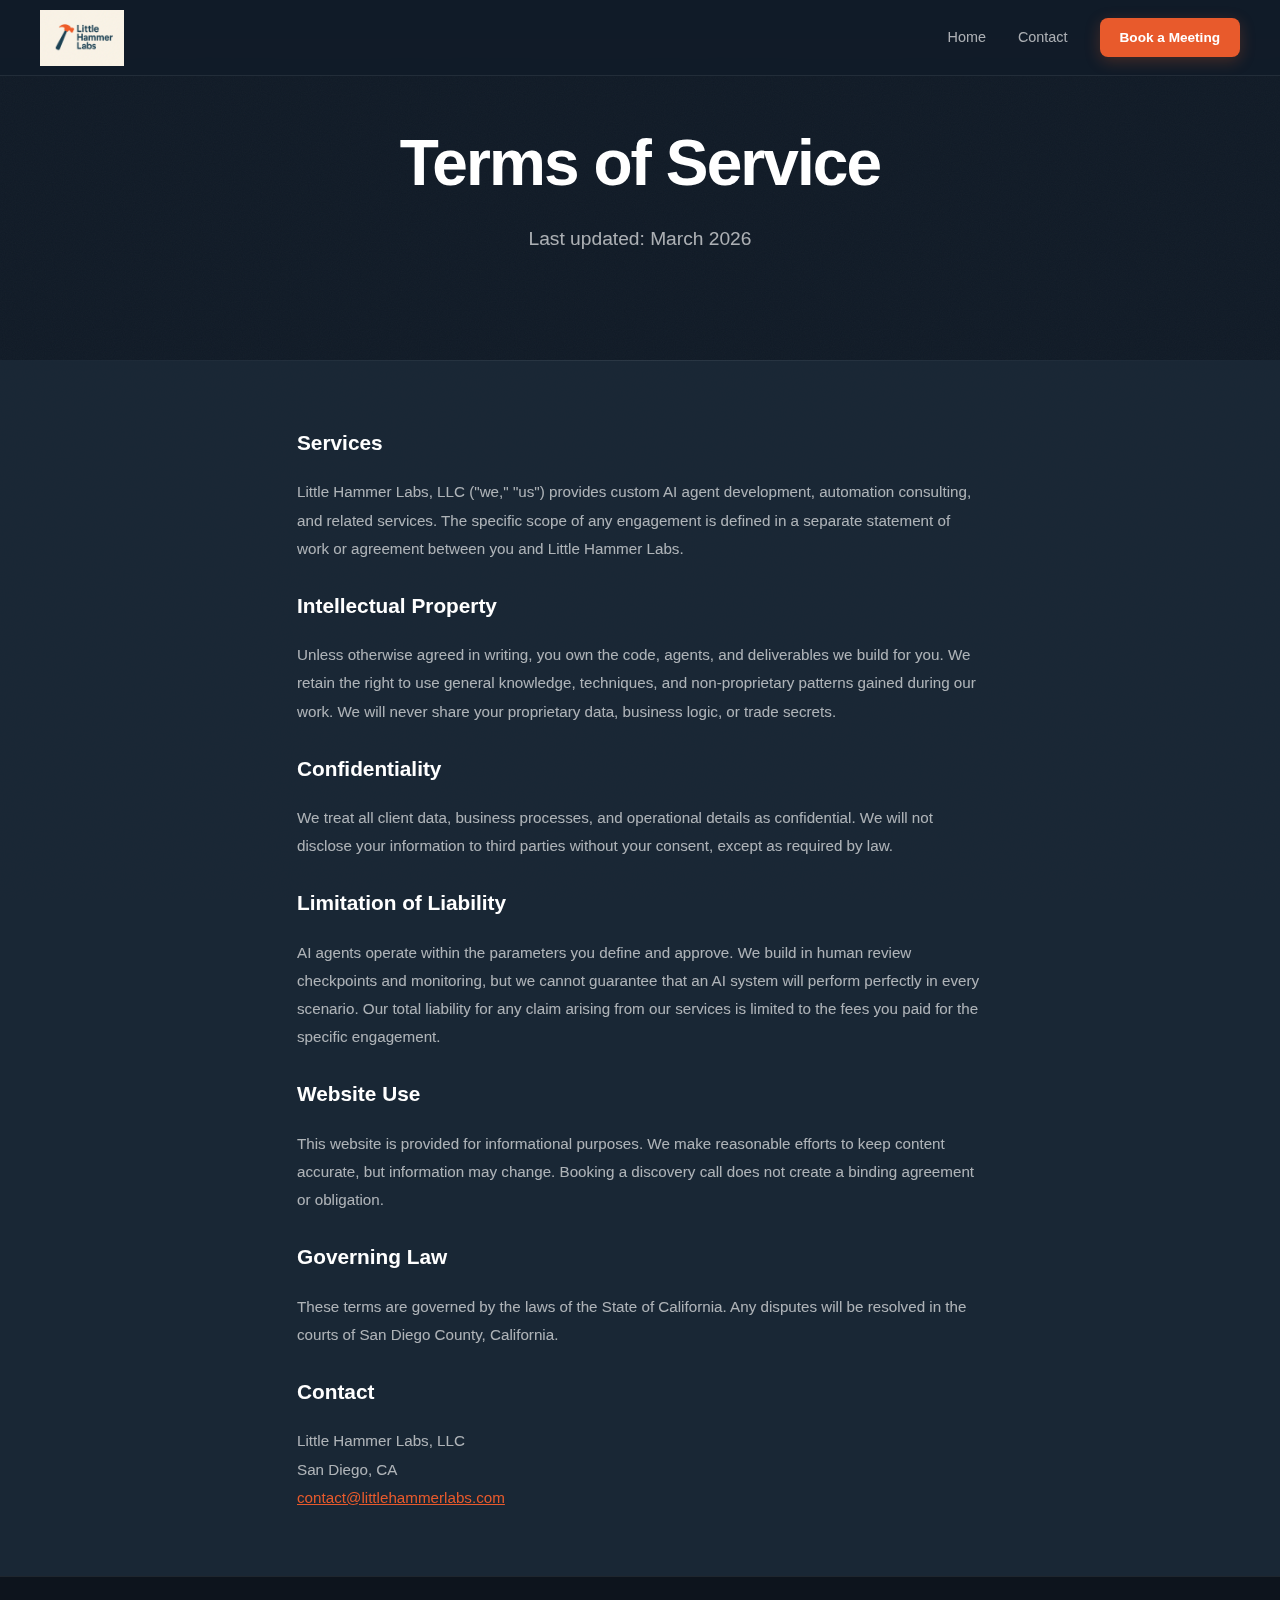
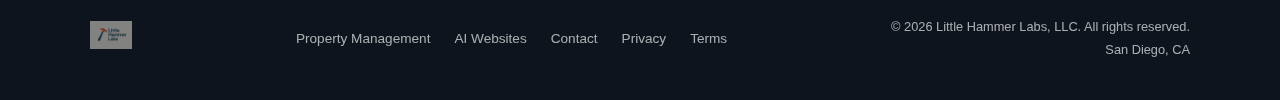
<file: terms/index.html>
<!DOCTYPE html>
<html lang="en">
<head>
  <meta charset="UTF-8" />
  <meta name="viewport" content="width=device-width, initial-scale=1.0" />
  <title>Terms of Service — Little Hammer Labs</title>
  <meta name="description" content="Terms of service for Little Hammer Labs." />
  <meta name="robots" content="index, follow" />
  <link rel="icon" type="image/x-icon" href="../assets/favicons/favicon-png/favicon.ico" />
  <link rel="stylesheet" href="../styles.css" />

  <!-- DNS Prefetch -->
  <link rel="dns-prefetch" href="//www.googletagmanager.com" />

  <!-- Google Analytics 4 -->
  <script async src="https://www.googletagmanager.com/gtag/js?id=G-Y4P4VYS9YM"></script>
  <script>
    window.dataLayer = window.dataLayer || [];
    function gtag(){dataLayer.push(arguments);}
    gtag('js', new Date());
    gtag('config', 'G-Y4P4VYS9YM');
  </script>
</head>
<body>

  <div class="bg-layer" aria-hidden="true"><div class="bg-grain"></div></div>

  <nav class="nav">
    <div class="nav-inner">
      <a href="/" class="nav-logo">
        <img src="../assets/images/lhlfull.webp" alt="Little Hammer Labs" />
      </a>
      <div class="nav-links">
        <a href="/" class="nav-link">Home</a>
        <a href="mailto:contact@littlehammerlabs.com" class="nav-link">Contact</a>
        <a href="https://cal.com/max-lhl/30min" class="btn btn-primary btn-sm">Book a Meeting</a>
      </div>
    </div>
  </nav>

  <section class="hero" style="min-height: auto; padding-bottom: 4rem;">
    <div class="hero-inner">
      <h1 class="hero-headline">Terms of Service</h1>
      <p class="hero-sub" style="max-width: 700px;">Last updated: March 2026</p>
    </div>
  </section>

  <section class="diff" style="padding: 4rem 0;">
    <div class="section-inner" style="max-width: 750px; text-align: left;">
      <div style="color: var(--white-muted); font-size: 0.95rem; line-height: 1.85;">

        <h2 style="color: var(--white); font-size: 1.3rem; margin-bottom: 1rem;">Services</h2>
        <p style="margin-bottom: 1.5rem;">Little Hammer Labs, LLC ("we," "us") provides custom AI agent development, automation consulting, and related services. The specific scope of any engagement is defined in a separate statement of work or agreement between you and Little Hammer Labs.</p>

        <h2 style="color: var(--white); font-size: 1.3rem; margin-bottom: 1rem;">Intellectual Property</h2>
        <p style="margin-bottom: 1.5rem;">Unless otherwise agreed in writing, you own the code, agents, and deliverables we build for you. We retain the right to use general knowledge, techniques, and non-proprietary patterns gained during our work. We will never share your proprietary data, business logic, or trade secrets.</p>

        <h2 style="color: var(--white); font-size: 1.3rem; margin-bottom: 1rem;">Confidentiality</h2>
        <p style="margin-bottom: 1.5rem;">We treat all client data, business processes, and operational details as confidential. We will not disclose your information to third parties without your consent, except as required by law.</p>

        <h2 style="color: var(--white); font-size: 1.3rem; margin-bottom: 1rem;">Limitation of Liability</h2>
        <p style="margin-bottom: 1.5rem;">AI agents operate within the parameters you define and approve. We build in human review checkpoints and monitoring, but we cannot guarantee that an AI system will perform perfectly in every scenario. Our total liability for any claim arising from our services is limited to the fees you paid for the specific engagement.</p>

        <h2 style="color: var(--white); font-size: 1.3rem; margin-bottom: 1rem;">Website Use</h2>
        <p style="margin-bottom: 1.5rem;">This website is provided for informational purposes. We make reasonable efforts to keep content accurate, but information may change. Booking a discovery call does not create a binding agreement or obligation.</p>

        <h2 style="color: var(--white); font-size: 1.3rem; margin-bottom: 1rem;">Governing Law</h2>
        <p style="margin-bottom: 1.5rem;">These terms are governed by the laws of the State of California. Any disputes will be resolved in the courts of San Diego County, California.</p>

        <h2 style="color: var(--white); font-size: 1.3rem; margin-bottom: 1rem;">Contact</h2>
        <p>Little Hammer Labs, LLC<br />San Diego, CA<br /><a href="mailto:contact@littlehammerlabs.com" style="color: var(--orange);">contact@littlehammerlabs.com</a></p>

      </div>
    </div>
  </section>

  <footer class="footer">
    <div class="footer-inner">
      <a href="/" class="footer-logo">
        <img src="../assets/images/lhlfull.webp" alt="Little Hammer Labs" />
      </a>
      <div class="footer-links">
        <a href="/propertymanagement/" class="footer-link">Property Management</a>
        <a href="/webdesign/" class="footer-link">AI Websites</a>
        <a href="mailto:contact@littlehammerlabs.com" class="footer-link">Contact</a>
        <a href="/privacy/" class="footer-link">Privacy</a>
        <a href="/terms/" class="footer-link">Terms</a>
      </div>
      <div class="footer-meta">
        <p>&copy; 2026 Little Hammer Labs, LLC. All rights reserved.</p>
        <p class="footer-location">San Diego, CA</p>
      </div>
    </div>
  </footer>

  <!-- GA4 Conversion: cal.com click tracking -->
  <script>
    document.addEventListener('click', function(e) {
      var link = e.target.closest('a[href*="cal.com"]');
      if (link) {
        gtag('event', 'book_meeting_click', {
          'event_category': 'conversion',
          'event_label': link.textContent.trim(),
          'transport_type': 'beacon'
        });
      }
    });
  </script>

</body>
</html>
</file>
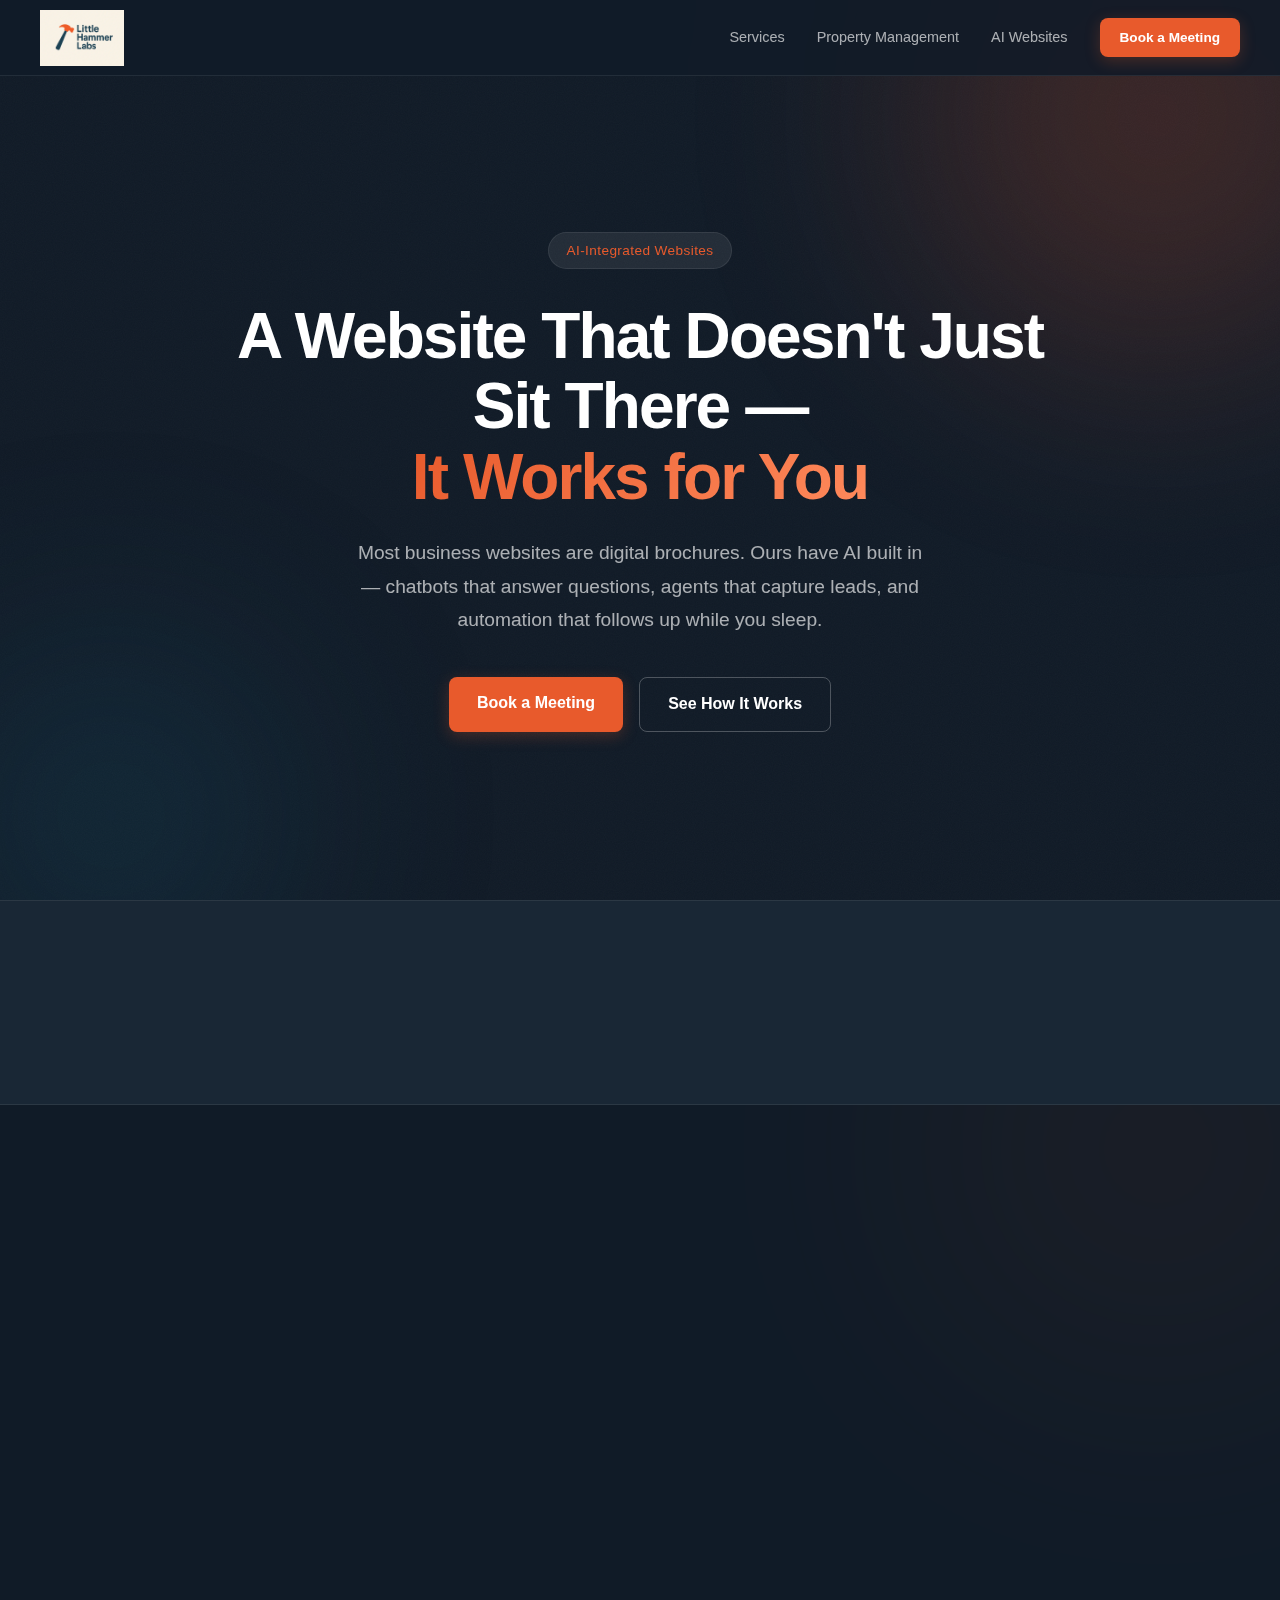
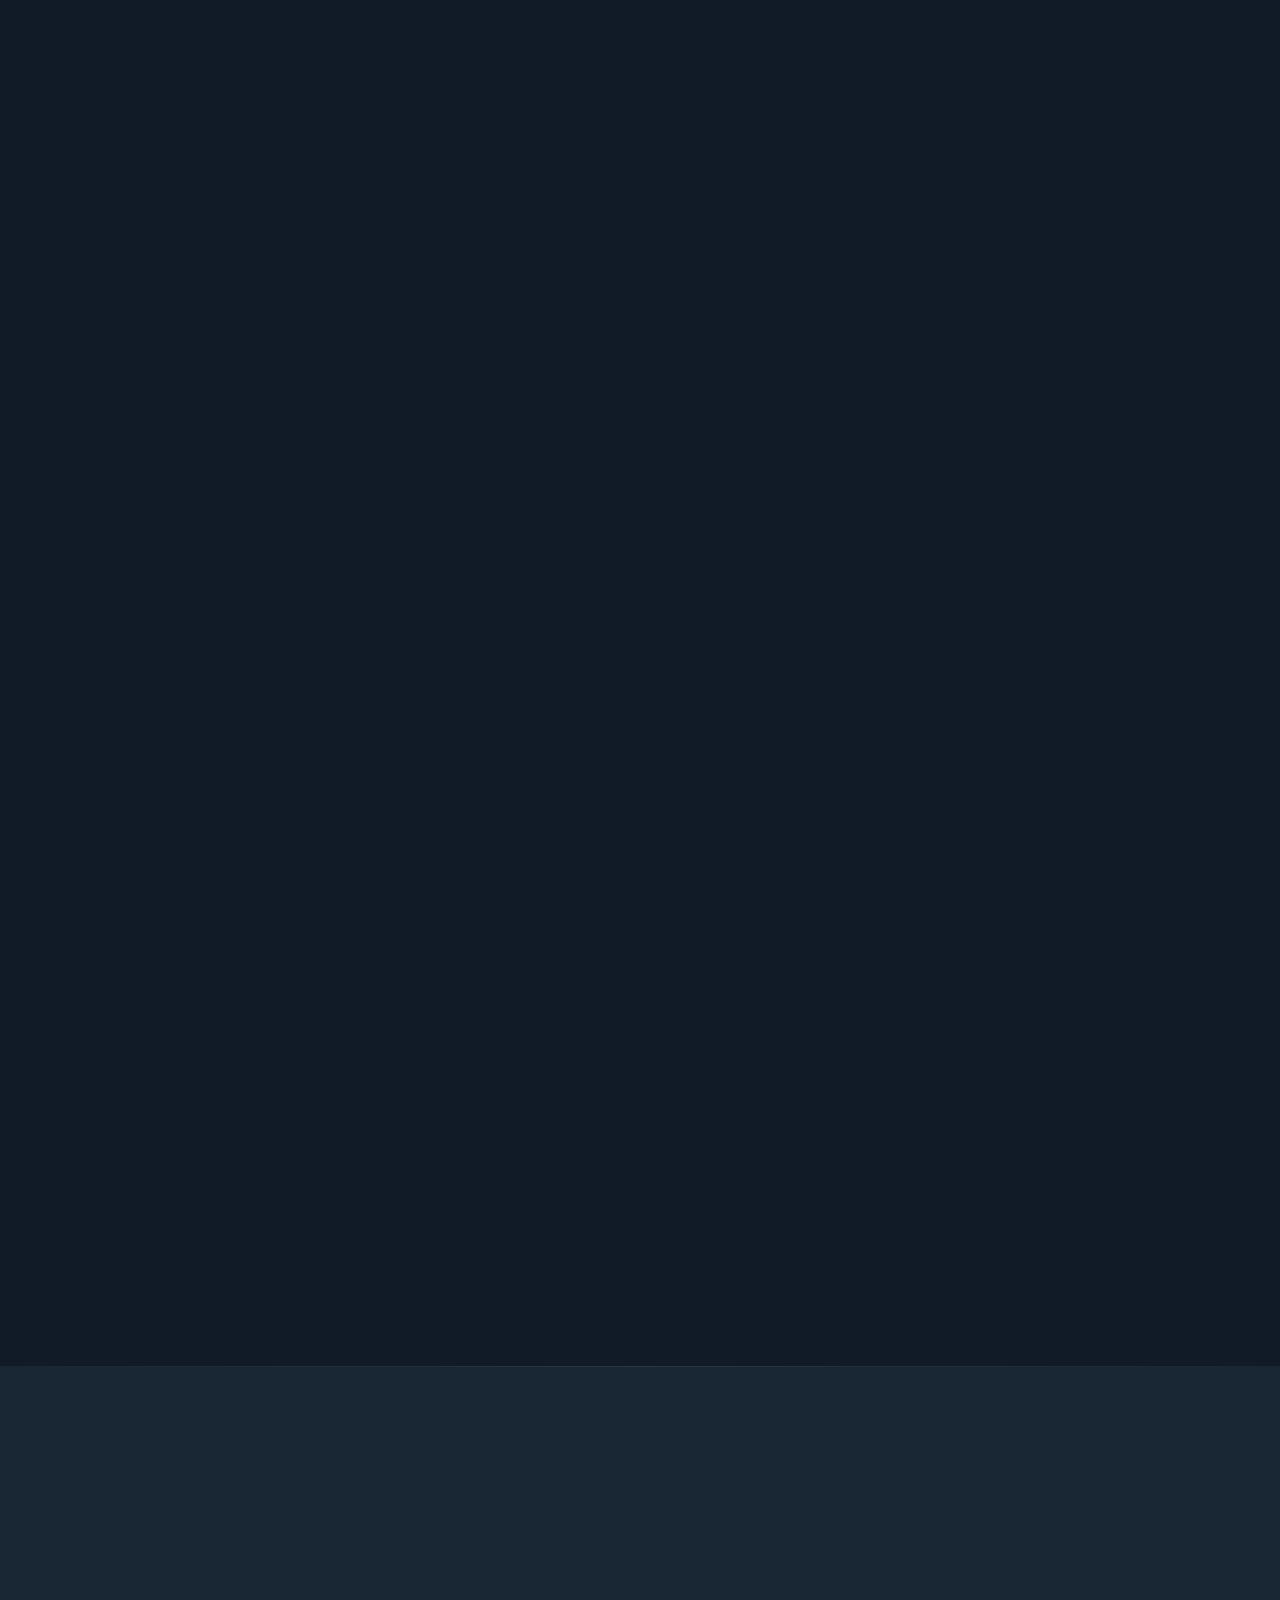
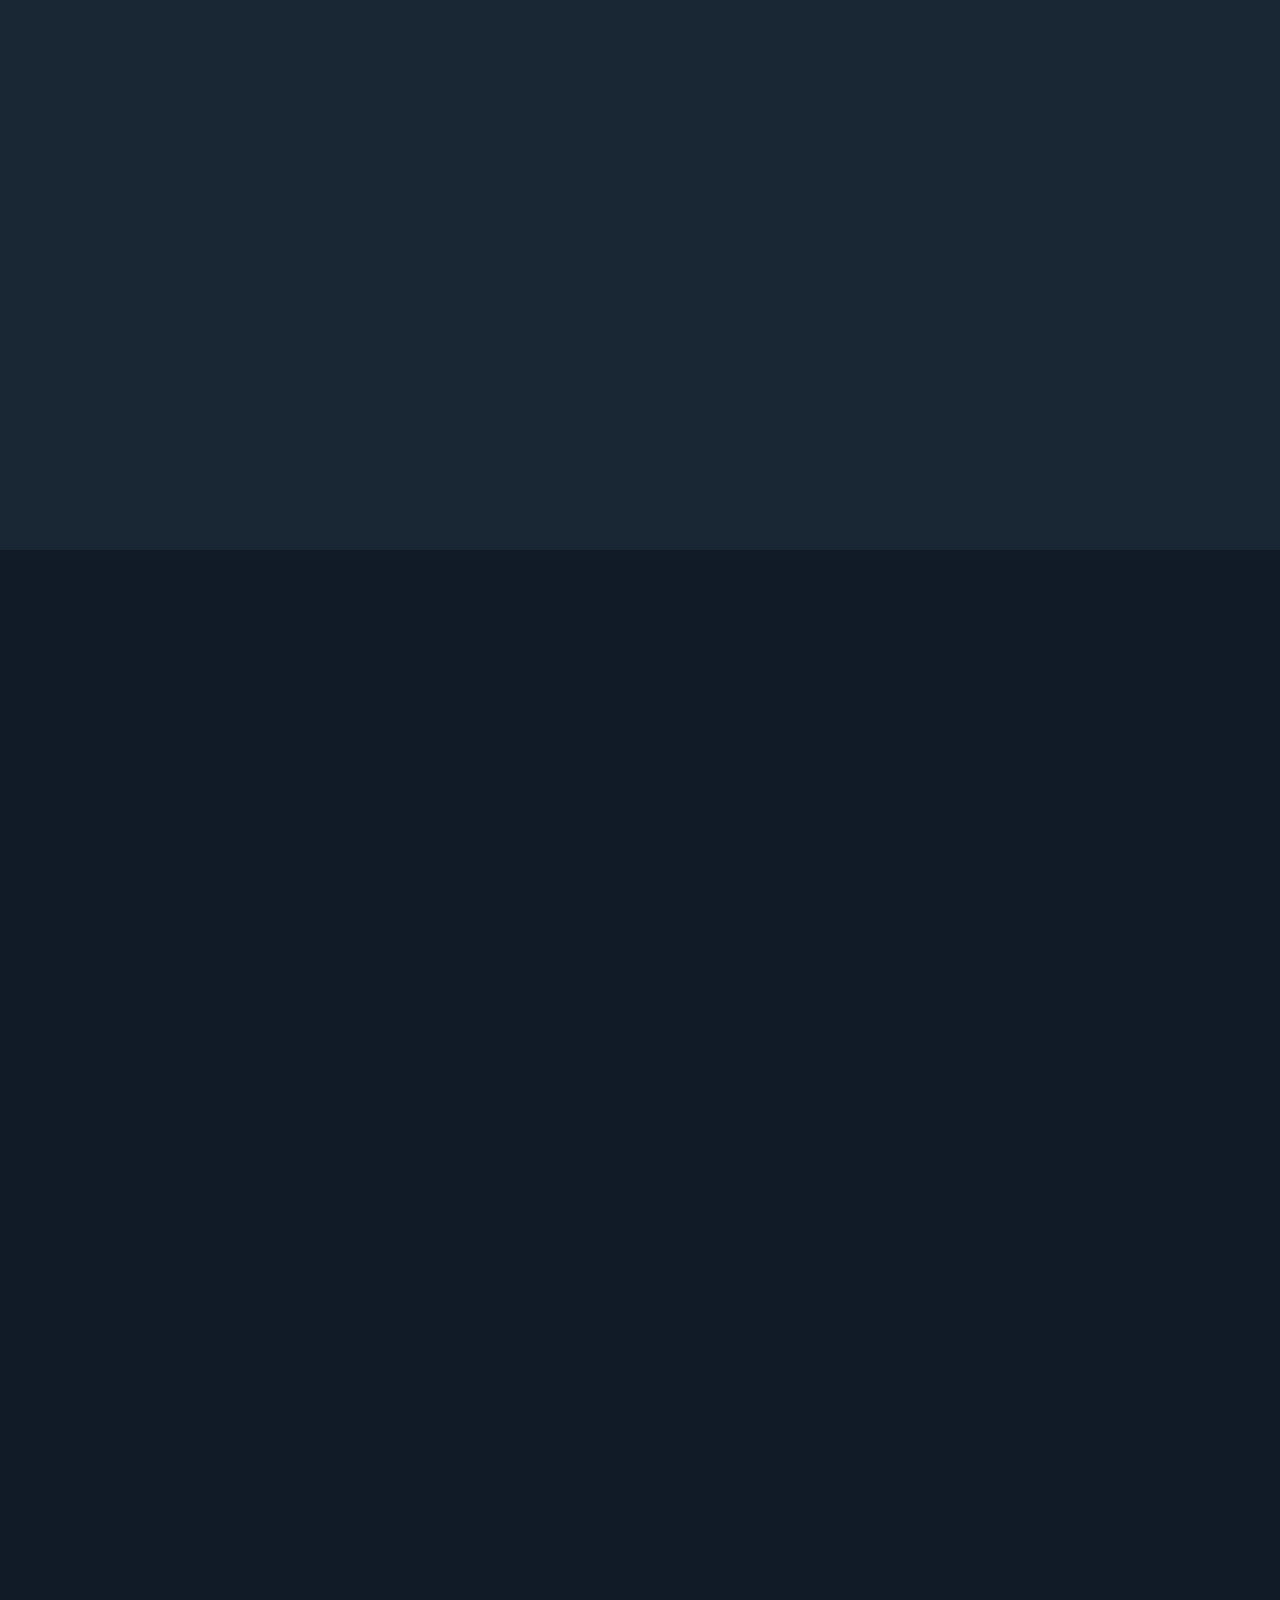
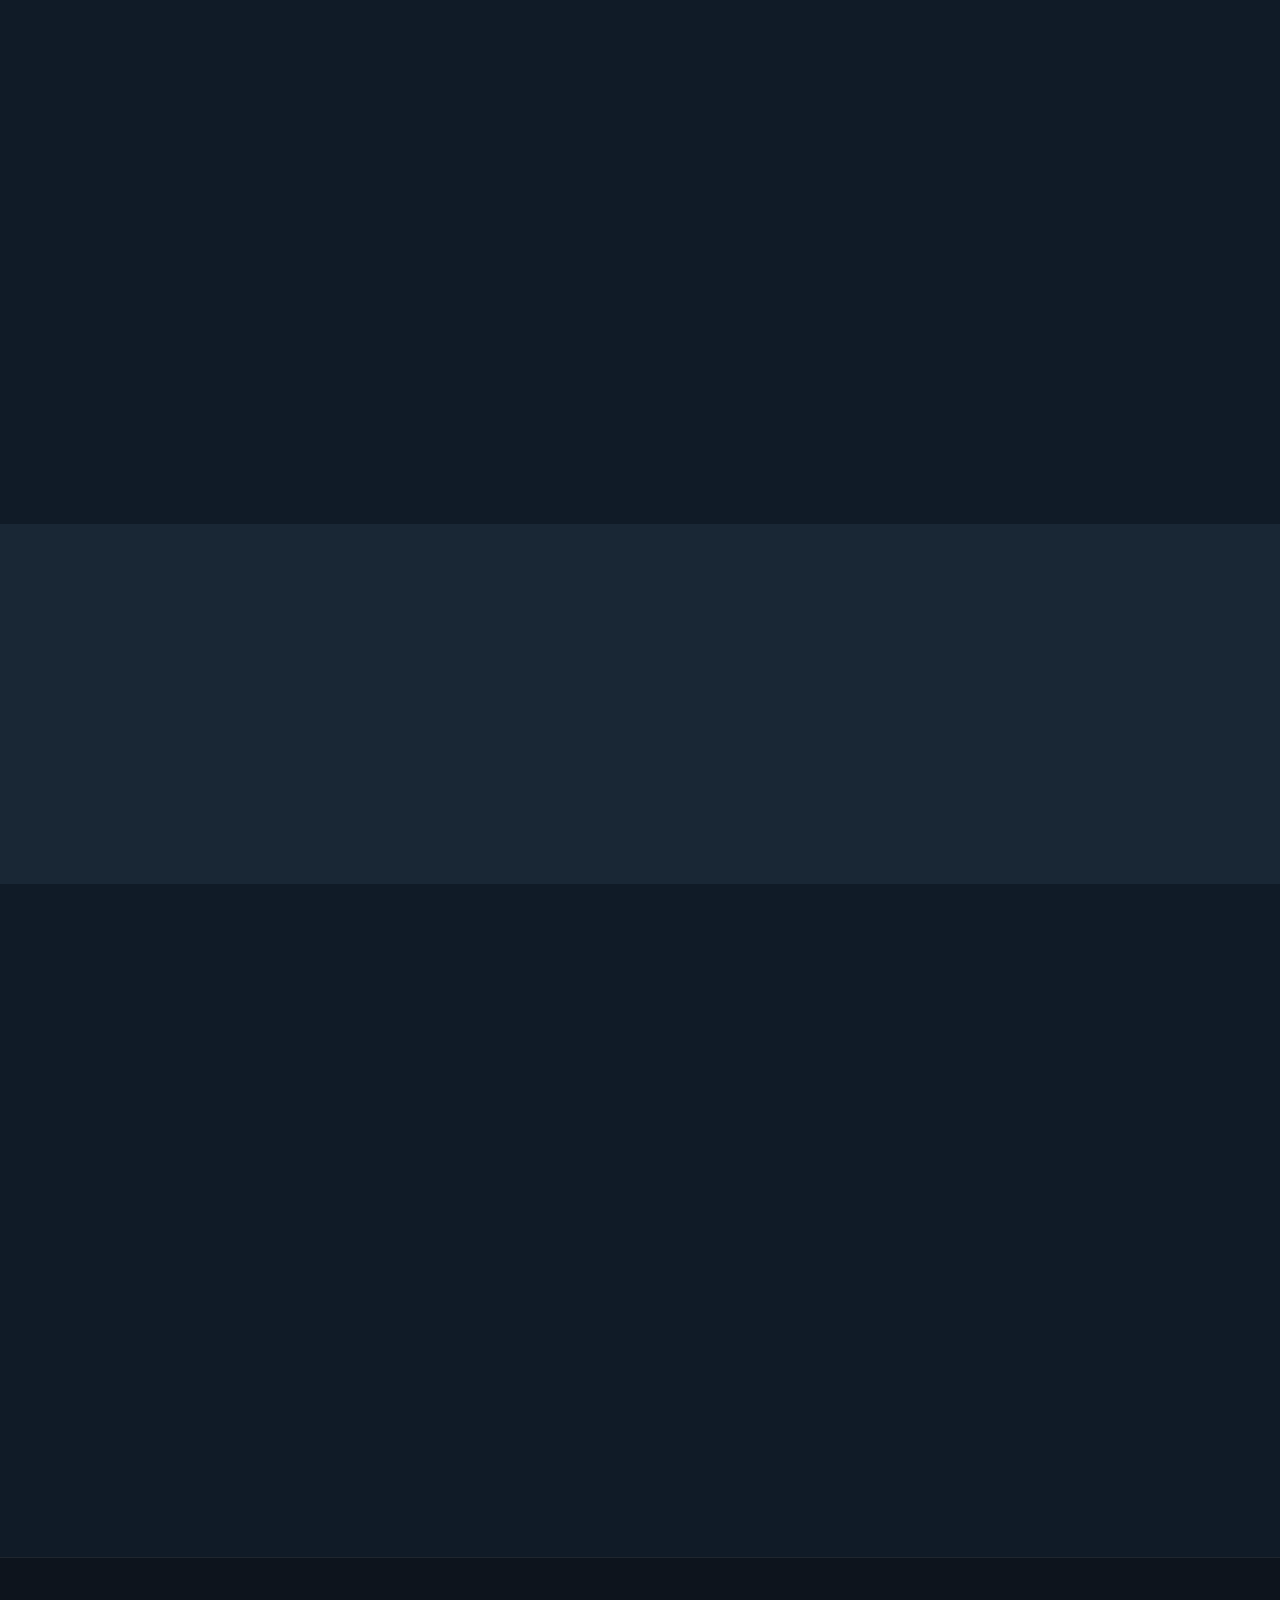
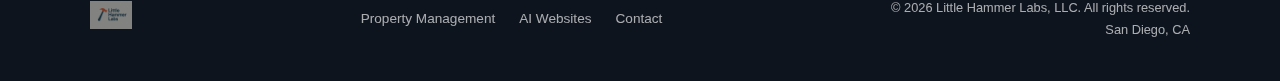
<file: webdesign/index.html>
<!DOCTYPE html>
<html lang="en">
<head>
  <meta charset="UTF-8" />
  <meta name="viewport" content="width=device-width, initial-scale=1.0, minimum-scale=1.0" />

  <!-- Primary Meta Tags -->
  <title>AI-Integrated Websites | Little Hammer Labs</title>
  <meta name="title" content="AI-Integrated Websites | Little Hammer Labs" />
  <meta name="description" content="Websites with AI built in — lead capture agents, intelligent chatbots, and automated follow-ups. Not just a pretty site. A site that works for you." />
  <meta name="keywords" content="AI integrated website, AI chatbot website, AI lead capture, San Diego web design, small business website, AI agent website, intelligent website" />
  <meta name="author" content="Little Hammer Labs, LLC" />
  <meta name="robots" content="index, follow" />

  <!-- Open Graph / Facebook -->
  <meta property="og:type" content="website" />
  <meta property="og:url" content="https://littlehammerlabs.com/webdesign/" />
  <meta property="og:title" content="AI-Integrated Websites | Little Hammer Labs" />
  <meta property="og:description" content="Websites with AI built in — lead capture agents, intelligent chatbots, and automated follow-ups. Not just a pretty site. A site that works for you." />
  <meta property="og:image" content="https://littlehammerlabs.com/assets/images/lhlfull.png" />
  <meta property="og:image:width" content="1200" />
  <meta property="og:image:height" content="630" />
  <meta property="og:image:alt" content="Little Hammer Labs — AI-Integrated Websites" />
  <meta property="og:site_name" content="Little Hammer Labs" />
  <meta property="og:locale" content="en_US" />
  <meta property="og:image:type" content="image/png" />

  <!-- Twitter -->
  <meta property="twitter:card" content="summary_large_image" />
  <meta property="twitter:url" content="https://littlehammerlabs.com/webdesign/" />
  <meta property="twitter:title" content="AI-Integrated Websites | Little Hammer Labs" />
  <meta property="twitter:description" content="Websites with AI built in — lead capture agents, intelligent chatbots, and automated follow-ups. Not just a pretty site. A site that works for you." />
  <meta property="twitter:image" content="https://littlehammerlabs.com/assets/images/lhlfull.png" />
  <meta property="twitter:image:alt" content="Little Hammer Labs — AI-Integrated Websites" />
  <meta name="twitter:domain" content="littlehammerlabs.com" />

  <!-- Theme & Mobile -->
  <meta name="theme-color" content="#e85a2c" />
  <meta name="msapplication-TileColor" content="#e85a2c" />
  <link rel="canonical" href="https://littlehammerlabs.com/webdesign/" />
  <meta name="mobile-web-app-capable" content="yes" />
  <meta name="apple-mobile-web-app-capable" content="yes" />
  <meta name="apple-mobile-web-app-status-bar-style" content="default" />
  <meta name="apple-mobile-web-app-title" content="Little Hammer Labs" />

  <!-- Favicons -->
  <link rel="icon" type="image/x-icon" href="../assets/favicons/favicon-png/favicon.ico" />
  <link rel="icon" type="image/png" sizes="16x16" href="../assets/favicons/favicon-png/favicon-16x16.png" />
  <link rel="icon" type="image/png" sizes="32x32" href="../assets/favicons/favicon-png/favicon-32x32.png" />
  <link rel="icon" type="image/webp" sizes="32x32" href="../assets/favicons/favicon-webp/favicon-32x32.webp" />
  <link rel="apple-touch-icon" sizes="180x180" href="../assets/favicons/favicon-png/apple-touch-icon.png" />
  <link rel="icon" type="image/png" sizes="192x192" href="../assets/favicons/favicon-png/android-chrome-192x192.png" />
  <link rel="manifest" href="../manifest.json" />

  <!-- Preload -->
  <link rel="preload" href="../styles.css" as="style" />
  <link rel="preload" href="../assets/images/lhlfull.webp" as="image" />

  <!-- Styles -->
  <link rel="stylesheet" href="../styles.css" />

  <!-- DNS Prefetch -->
  <link rel="dns-prefetch" href="//www.googletagmanager.com" />

  <!-- Security -->
  <meta http-equiv="X-Content-Type-Options" content="nosniff" />
  <meta http-equiv="X-Frame-Options" content="DENY" />
  <meta http-equiv="Referrer-Policy" content="strict-origin-when-cross-origin" />

  <!-- Google Analytics 4 -->
  <script async src="https://www.googletagmanager.com/gtag/js?id=G-Y4P4VYS9YM"></script>
  <script>
    window.dataLayer = window.dataLayer || [];
    function gtag(){dataLayer.push(arguments);}
    gtag('js', new Date());
    gtag('config', 'G-Y4P4VYS9YM');
  </script>

  <!-- Structured Data: Organization -->
  <script type="application/ld+json">
  {
    "@context": "https://schema.org",
    "@type": "Organization",
    "name": "Little Hammer Labs",
    "url": "https://littlehammerlabs.com",
    "logo": "https://littlehammerlabs.com/assets/images/lhlfull.png",
    "description": "Agentic Ops specialists — custom autonomous agents and AI-integrated websites for small businesses.",
    "areaServed": "San Diego, CA",
    "contactPoint": {
      "@type": "ContactPoint",
      "url": "https://littlehammerlabs.com",
      "contactType": "sales"
    }
  }
  </script>

  <!-- Structured Data: LocalBusiness -->
  <script type="application/ld+json">
  {
    "@context": "https://schema.org",
    "@type": "LocalBusiness",
    "name": "Little Hammer Labs",
    "description": "AI-integrated websites — custom sites with built-in AI agents, chatbots, and automation for San Diego small businesses.",
    "url": "https://littlehammerlabs.com/webdesign/",
    "logo": "https://littlehammerlabs.com/assets/images/lhlfull.png",
    "address": {
      "@type": "PostalAddress",
      "addressLocality": "San Diego",
      "addressRegion": "CA",
      "addressCountry": "US"
    },
    "areaServed": {
      "@type": "City",
      "name": "San Diego"
    },
    "priceRange": "$$",
    "serviceType": ["AI-Integrated Websites", "AI Chatbot Integration", "Website Development", "Custom Web Design"]
  }
  </script>

  <!-- Structured Data: Service -->
  <script type="application/ld+json">
  {
    "@context": "https://schema.org",
    "@type": "Service",
    "name": "AI-Integrated Websites",
    "description": "Custom websites with built-in AI agents — lead capture, chatbots, and workflow automation. No templates. No lock-in.",
    "provider": {
      "@type": "Organization",
      "name": "Little Hammer Labs",
      "url": "https://littlehammerlabs.com"
    },
    "areaServed": {
      "@type": "City",
      "name": "San Diego"
    },
    "serviceType": "AI-Integrated Websites"
  }
  </script>
</head>
<body class="webdesign-page">

  <!-- Background Layer -->
  <div class="bg-layer" aria-hidden="true">
    <div class="bg-grain"></div>
  </div>

  <!-- Navigation -->
  <nav class="nav">
    <div class="nav-inner">
      <a href="/" class="nav-logo">
        <img src="../assets/images/lhlfull.webp" alt="Little Hammer Labs" />
      </a>
      <div class="nav-links">
        <a href="/#services" class="nav-link">Services</a>
        <a href="/propertymanagement/" class="nav-link">Property Management</a>
        <a href="/webdesign/" class="nav-link">AI Websites</a>
        <a href="https://cal.com/max-lhl/30min" class="btn btn-primary btn-sm">Book a Meeting</a>
      </div>
    </div>
  </nav>

  <!-- Hero -->
  <section class="hero">
    <div class="hero-bg">
      <div class="hero-glow hero-glow-1"></div>
      <div class="hero-glow hero-glow-2"></div>
    </div>
    <div class="hero-inner">
      <div class="hero-badge reveal">AI-Integrated Websites</div>
      <h1 class="hero-headline reveal">A Website That Doesn't Just Sit There —<br /><span class="gradient-text">It Works for You</span></h1>
      <p class="hero-sub reveal">Most business websites are digital brochures. Ours have AI built in — chatbots that answer questions, agents that capture leads, and automation that follows up while you sleep.</p>
      <div class="hero-actions reveal">
        <a href="https://cal.com/max-lhl/30min" class="btn btn-primary">Book a Meeting</a>
        <a href="#scenario" class="btn btn-outline">See How It Works</a>
      </div>
    </div>
  </section>

  <!-- Stats Bar -->
  <section class="stats-bar">
    <div class="section-inner">
      <div class="stats-grid">
        <div class="stat reveal">
          <div class="stat-number">94%</div>
          <div class="stat-label">of first impressions are design-related</div>
        </div>
        <div class="stat reveal">
          <div class="stat-number">53%</div>
          <div class="stat-label">of mobile users leave sites that take over 3 seconds</div>
        </div>
        <div class="stat reveal">
          <div class="stat-number">2x</div>
          <div class="stat-label">conversion rate improvement with optimized, custom design</div>
        </div>
      </div>
    </div>
  </section>

  <!-- Scenario Playbook -->
  <section class="scenario has-accent" id="scenario">
    <div class="section-inner">
      <div class="section-label reveal">See the Difference</div>
      <h2 class="section-heading reveal">A Potential Customer Finds Your Website</h2>
      <p class="section-sub reveal">Here's what happens with a static brochure vs. an AI-integrated site.</p>
      <div class="scenario-grid">
        <div class="scenario-card scenario-without reveal">
          <div class="scenario-header">
            <span class="scenario-badge scenario-badge-old">Generic Template</span>
          </div>
          <ol class="scenario-steps">
            <li>Customer searches for your service on Google</li>
            <li>Your site loads slowly — 5+ seconds on mobile</li>
            <li>Generic stock photos, cookie-cutter layout</li>
            <li>No clear call to action — just a wall of text</li>
            <li>Customer hits the back button</li>
            <li>Finds your competitor with a professional, fast site</li>
            <li>Books with them instead</li>
            <li>You never even knew they visited</li>
          </ol>
          <div class="scenario-result scenario-result-bad">
            Result: Lost customer. Lost revenue. You're invisible online.
          </div>
        </div>
        <div class="scenario-card scenario-with reveal">
          <div class="scenario-header">
            <span class="scenario-badge scenario-badge-new">AI-Integrated Site</span>
          </div>
          <ol class="scenario-steps">
            <li>Customer searches for your service on Google</li>
            <li>Your site loads in <strong>under 2 seconds</strong></li>
            <li>Custom design that immediately communicates your value</li>
            <li>An AI chatbot greets them and answers their questions instantly</li>
            <li>Mobile-optimized — looks great on any device</li>
            <li>They click "Book a Meeting" or the AI captures their info</li>
            <li>Automated follow-up email goes out while you sleep</li>
            <li>You wake up with a qualified lead in your inbox</li>
          </ol>
          <div class="scenario-result scenario-result-good">
            Result: Qualified lead. Automated follow-up. Your site works for you 24/7.
          </div>
        </div>
      </div>
    </div>
  </section>

  <!-- Services: What We Build -->
  <section class="services" id="services">
    <div class="section-inner">
      <div class="section-label reveal">What We Build</div>
      <h2 class="section-heading reveal">Websites With AI Built In</h2>
      <p class="section-sub reveal">Not templates. Custom sites with intelligent features that work for your business around the clock.</p>
      <div class="card-grid">
        <div class="card reveal">
          <div class="card-icon-wrap">
            <svg class="card-icon" viewBox="0 0 24 24" fill="none" stroke="currentColor" stroke-width="1.5" stroke-linecap="round" stroke-linejoin="round">
              <rect x="2" y="3" width="20" height="14" rx="2" ry="2"/><line x1="8" y1="21" x2="16" y2="21"/><line x1="12" y1="17" x2="12" y2="21"/>
            </svg>
          </div>
          <h3 class="card-title">Custom Design + AI Features</h3>
          <p class="card-text">Distinctive designs with intelligent features built in — AI chatbots, lead capture agents, smart forms, and automated follow-ups. Your site doesn't just look good, it does the work.</p>
        </div>
        <div class="card reveal">
          <div class="card-icon-wrap">
            <svg class="card-icon" viewBox="0 0 24 24" fill="none" stroke="currentColor" stroke-width="1.5" stroke-linecap="round" stroke-linejoin="round">
              <polyline points="22 12 18 12 15 21 9 3 6 12 2 12"/>
            </svg>
          </div>
          <h3 class="card-title">Performance & SEO</h3>
          <p class="card-text">Fast-loading, mobile-first sites built to rank. We optimize Core Web Vitals, meta tags, structured data, and page speed so customers find you before your competitors.</p>
        </div>
        <div class="card reveal">
          <div class="card-icon-wrap">
            <svg class="card-icon" viewBox="0 0 24 24" fill="none" stroke="currentColor" stroke-width="1.5" stroke-linecap="round" stroke-linejoin="round">
              <path d="M12 22s8-4 8-10V5l-8-3-8 3v7c0 6 8 10 8 10z"/>
            </svg>
          </div>
          <h3 class="card-title">Ongoing Care & Updates</h3>
          <p class="card-text">Websites aren't set-and-forget. We handle content updates, security, analytics monitoring, and design refreshes so your site stays current and effective.</p>
        </div>
      </div>
    </div>
  </section>

  <!-- Differentiators -->
  <section class="diff" id="approach">
    <div class="section-inner">
      <div class="section-label reveal">Our Approach</div>
      <h2 class="section-heading reveal">Why Little Hammer Labs</h2>
      <div class="diff-grid">
        <div class="diff-item reveal">
          <div class="diff-number">01</div>
          <h3 class="diff-title">AI Built In, Not Bolted On</h3>
          <p class="diff-text">Most agencies sell you a site and charge extra to add AI later. We design AI features into your site from day one — chatbots, lead capture, and automation that actually fit your workflow.</p>
        </div>
        <div class="diff-item reveal">
          <div class="diff-number">02</div>
          <h3 class="diff-title">Built for Conversion</h3>
          <p class="diff-text">Pretty isn't enough. Every design decision is made to drive the action you care about — calls, bookings, form submissions, purchases.</p>
        </div>
        <div class="diff-item reveal">
          <div class="diff-number">03</div>
          <h3 class="diff-title">No Vendor Lock-In</h3>
          <p class="diff-text">You own your site, your code, your domain. We build on standard technologies so you're never stuck with us. You stay because we're good, not because you have to.</p>
        </div>
        <div class="diff-item reveal">
          <div class="diff-number">04</div>
          <h3 class="diff-title">San Diego Local</h3>
          <p class="diff-text">We're based in San Diego and work with local businesses face-to-face. We understand the market because we're part of it.</p>
        </div>
      </div>
    </div>
  </section>

  <!-- Pricing -->
  <section class="pricing" id="pricing">
    <div class="section-inner">
      <div class="section-label reveal">Pricing</div>
      <h2 class="section-heading reveal">Transparent, Simple Pricing</h2>
      <p class="section-sub reveal">No hidden fees. No surprises. You know exactly what you're getting.</p>
      <div class="pricing-grid">
        <div class="pricing-card reveal">
          <div class="pricing-tier">Starter</div>
          <div class="pricing-units">Single Page</div>
          <div class="pricing-price">$1,750<span class="pricing-unit"> one-time</span></div>
          <ul class="pricing-features">
            <li>Custom single-page site</li>
            <li>Mobile responsive</li>
            <li>Basic SEO setup</li>
            <li>30-day support</li>
          </ul>
        </div>
        <div class="pricing-card pricing-card-featured reveal">
          <div class="pricing-tier">Professional</div>
          <div class="pricing-units">Multi-Page Site</div>
          <div class="pricing-price">$5,000<span class="pricing-unit"> one-time</span></div>
          <ul class="pricing-features">
            <li>Up to 5 pages</li>
            <li>Custom design system</li>
            <li>Full SEO & analytics</li>
            <li>90-day support</li>
          </ul>
          <a href="https://cal.com/max-lhl/30min" class="btn btn-primary pricing-cta">Book a Meeting</a>
        </div>
        <div class="pricing-card reveal">
          <div class="pricing-tier">Ongoing</div>
          <div class="pricing-units">Monthly Care</div>
          <div class="pricing-price">$300<span class="pricing-unit">/mo</span></div>
          <ul class="pricing-features">
            <li>Content updates</li>
            <li>Performance monitoring</li>
            <li>Design refreshes</li>
            <li>Priority support</li>
          </ul>
        </div>
      </div>
      <div class="pricing-addon reveal">
        <div class="pricing-addon-inner">
          <div class="pricing-addon-content">
            <h3 class="pricing-addon-title">AI Agent Integration</h3>
            <p class="pricing-addon-text">The core of what makes these sites different. We build a custom AI agent — lead capture, FAQ, scheduling, or intake forms — integrated directly into your site from day one.</p>
          </div>
          <div class="pricing-addon-pricing">
            <div class="pricing-addon-item">
              <span class="pricing-addon-price">+$3,500</span>
              <span class="pricing-addon-label">one-time setup</span>
            </div>
            <div class="pricing-addon-item">
              <span class="pricing-addon-price">+$500</span>
              <span class="pricing-addon-label">/mo agent hosting &amp; maintenance</span>
            </div>
          </div>
        </div>
      </div>
      <div class="pm-founding-partner reveal">
        <div class="partner-badge">Founding Partner Program</div>
        <p class="pm-founding-text">We're selecting a small number of San Diego businesses as founding partners — <strong>priority pricing, direct founder access, and hands-on collaboration</strong>. In exchange, we ask for a testimonial after launch.</p>
      </div>
      <p class="pricing-note reveal">Not sure which package? Start with a free 30-minute discovery call — we'll review your current site and recommend the right approach.</p>
    </div>
  </section>

  <!-- Social Proof -->
  <section class="pm-proof">
    <div class="section-inner">
      <div class="pm-proof-block reveal">
        <div class="pm-proof-logo-wrap">
          <img src="../assets/images/dgalogo.webp" alt="Diehl Group Architects" class="pm-proof-logo" />
        </div>
        <div class="pm-proof-content">
          <p class="pm-proof-quote">"Little Hammer Labs built us a custom AI tool that turns meeting recordings and site visits into structured documentation — saving our team hours of manual work every week."</p>
          <p class="pm-proof-attr">Diehl Group Architects &middot; San Diego, CA</p>
        </div>
      </div>
    </div>
  </section>

  <!-- CTA -->
  <section class="cta">
    <div class="section-inner">
      <h2 class="cta-heading reveal">Ready for a Website<br /><span class="gradient-text">That Works While You Don't?</span></h2>
      <p class="cta-sub reveal">Book a free 30-minute discovery call. We'll review your current site and show you exactly how AI integration can turn it from a brochure into a business tool — no strings attached.</p>
      <a href="https://cal.com/max-lhl/30min" class="btn btn-primary btn-lg reveal">Book a Meeting</a>
      <p class="pm-who reveal">Built by Ryan &amp; Max in San Diego. <a href="/">Learn more about Little Hammer Labs &rarr;</a></p>
      <p class="cta-email reveal"><a href="mailto:contact@littlehammerlabs.com">contact@littlehammerlabs.com</a></p>
    </div>
  </section>

  <!-- Footer -->
  <footer class="footer">
    <div class="footer-inner">
      <a href="/" class="footer-logo">
        <img src="../assets/images/lhlfull.webp" alt="Little Hammer Labs" />
      </a>
      <div class="footer-links">
        <a href="/propertymanagement/" class="footer-link">Property Management</a>
        <a href="/webdesign/" class="footer-link">AI Websites</a>
        <a href="mailto:contact@littlehammerlabs.com" class="footer-link">Contact</a>
      </div>
      <div class="footer-meta">
        <p>&copy; 2026 Little Hammer Labs, LLC. All rights reserved.</p>
        <p class="footer-location">San Diego, CA</p>
      </div>
    </div>
  </footer>

  <!-- Scroll Reveal -->
  <script>
    document.addEventListener('DOMContentLoaded', function () {
      var reveals = document.querySelectorAll('.reveal');
      var observer = new IntersectionObserver(function (entries) {
        entries.forEach(function (entry) {
          if (entry.isIntersecting) {
            entry.target.classList.add('revealed');
            observer.unobserve(entry.target);
          }
        });
      }, { threshold: 0.15 });
      reveals.forEach(function (el) { observer.observe(el); });
    });
  </script>

  <!-- GA4 Conversion: cal.com click tracking -->
  <script>
    document.addEventListener('click', function(e) {
      var link = e.target.closest('a[href*="cal.com"]');
      if (link) {
        gtag('event', 'book_meeting_click', {
          'event_category': 'conversion',
          'event_label': link.textContent.trim(),
          'transport_type': 'beacon'
        });
      }
    });
  </script>

</body>
</html>
</file>
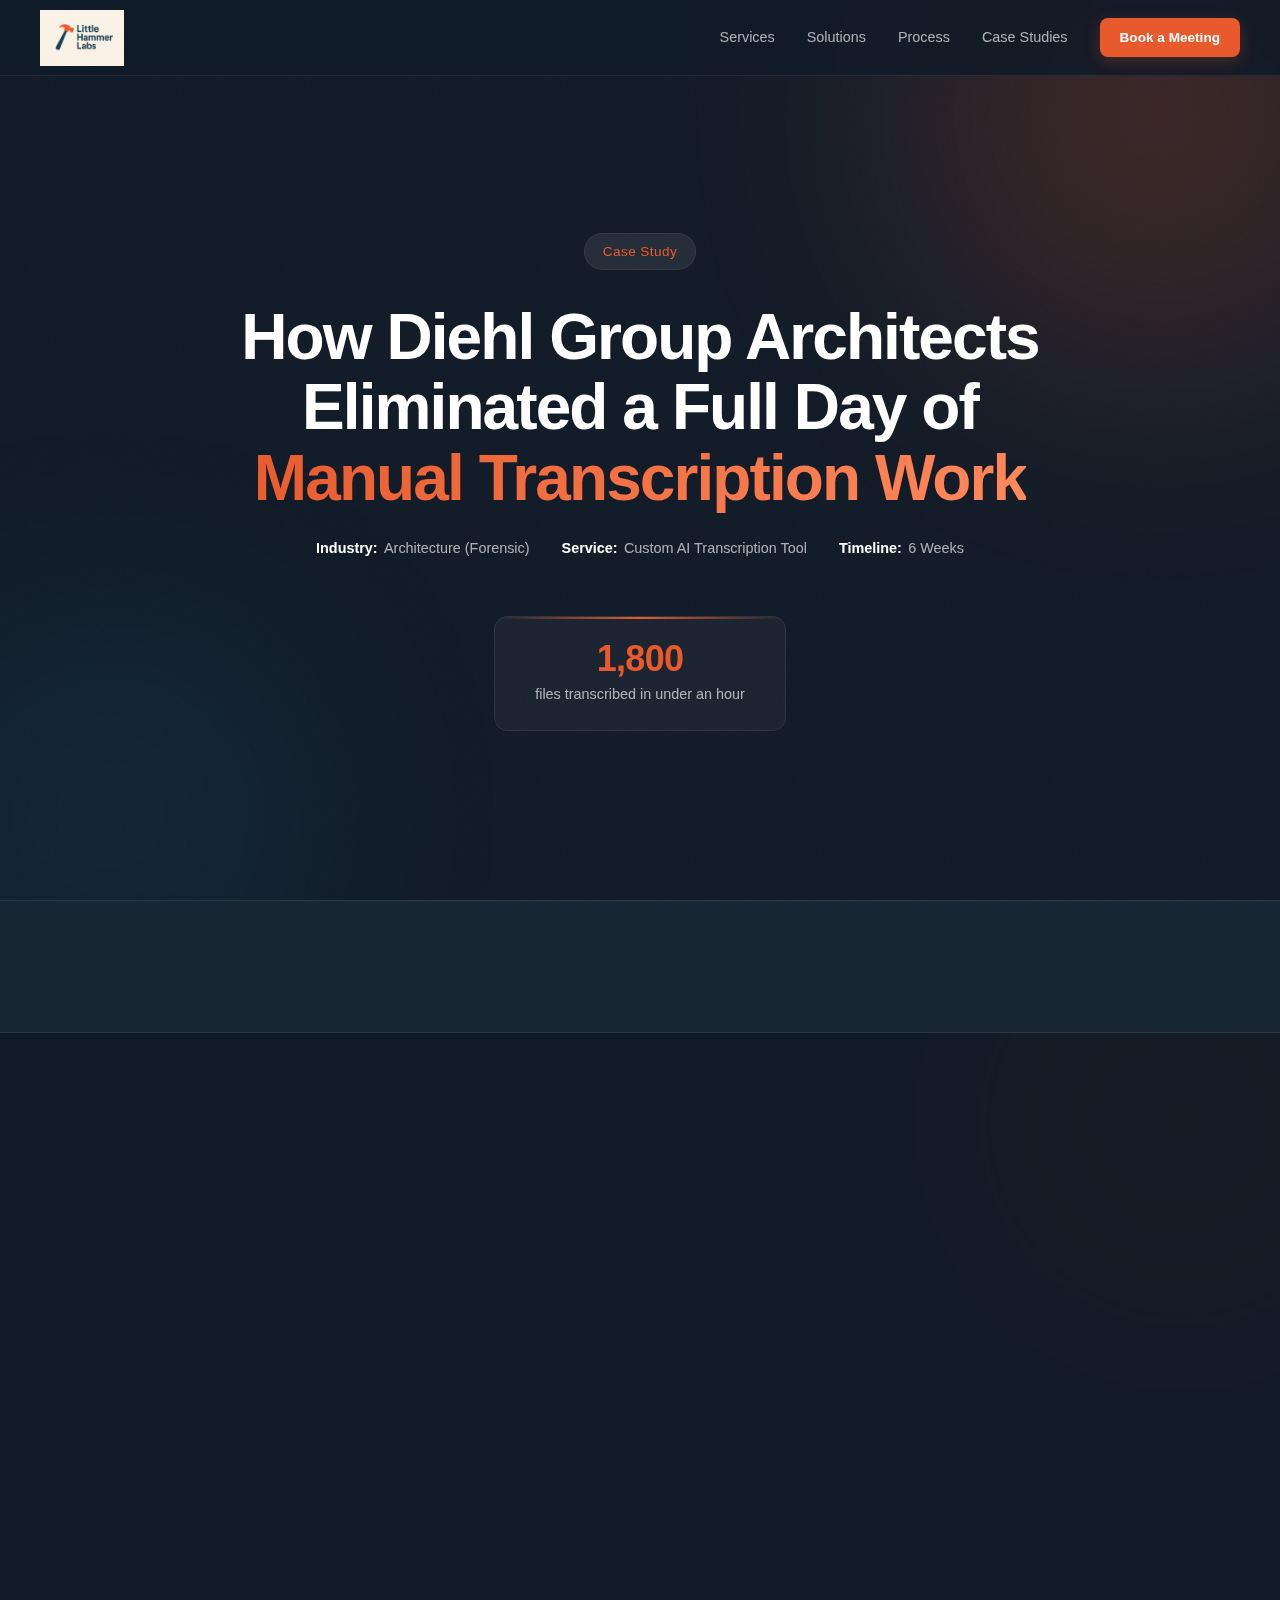
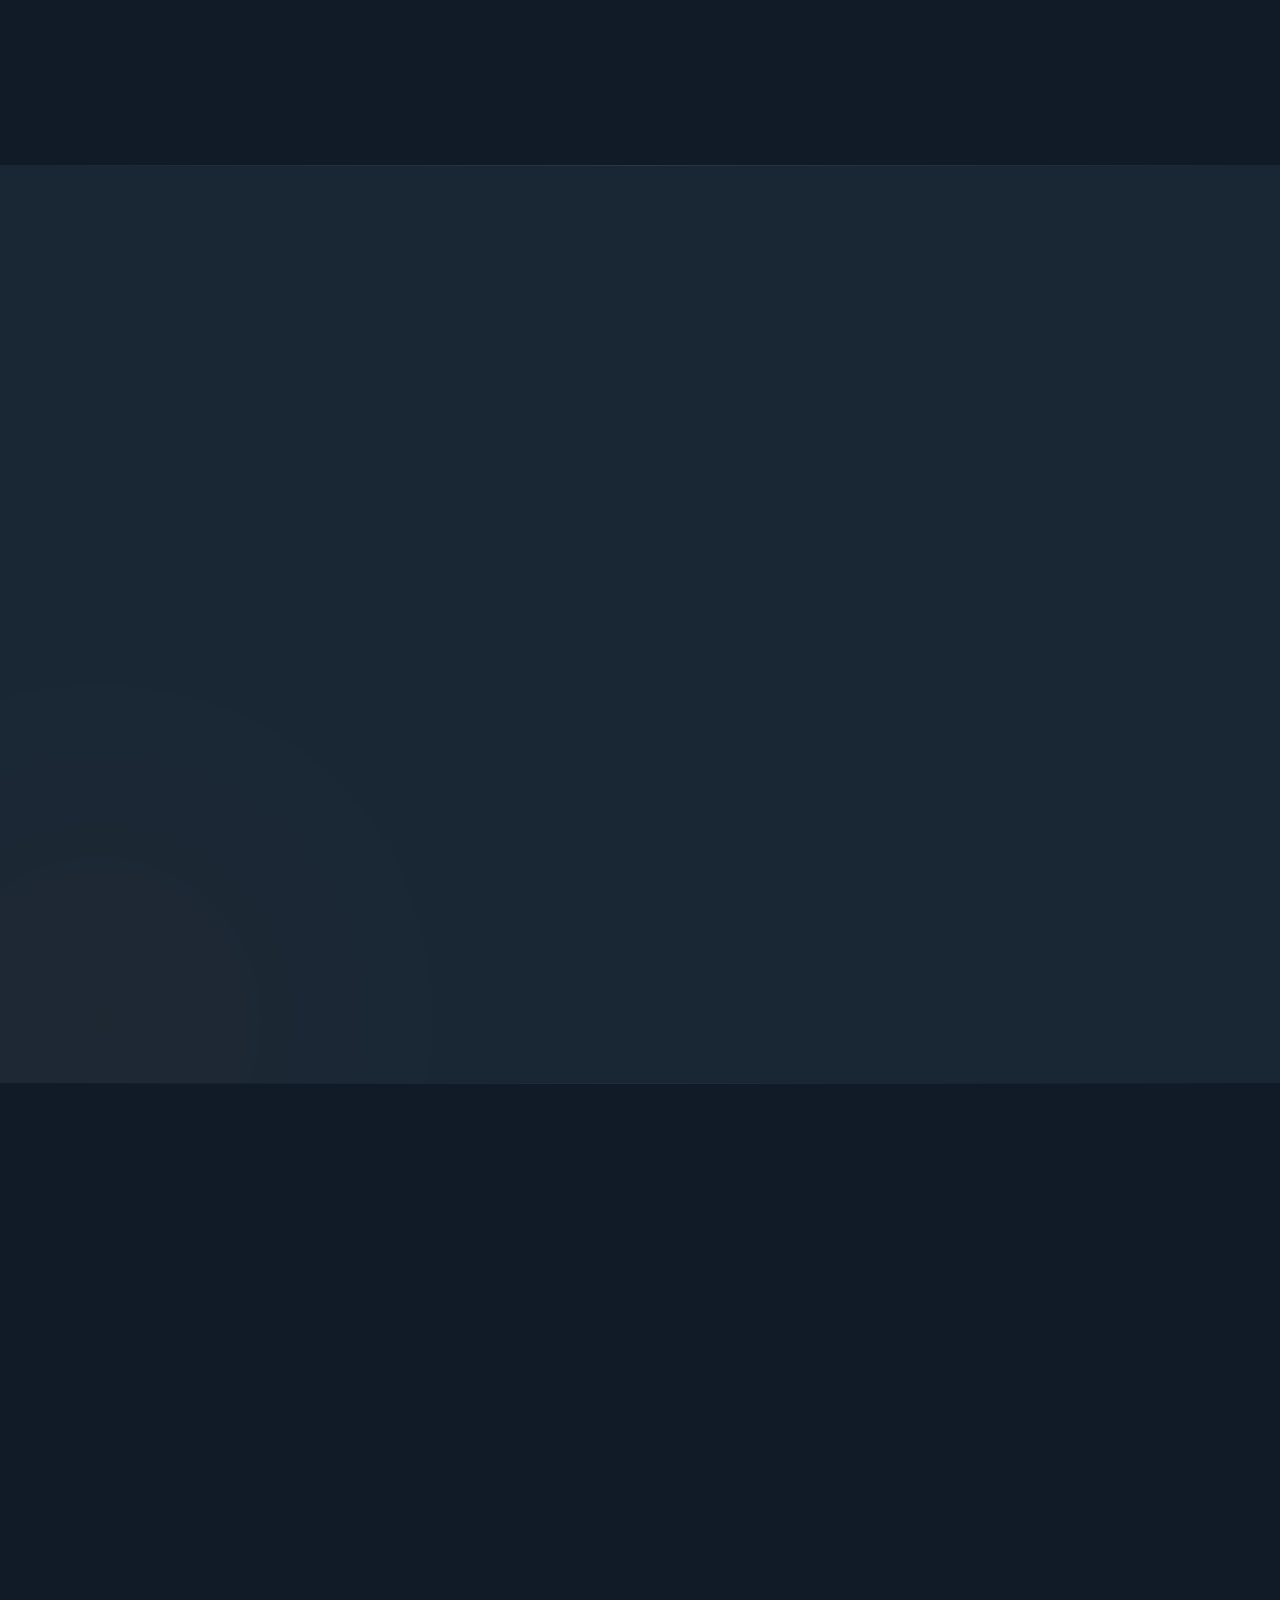
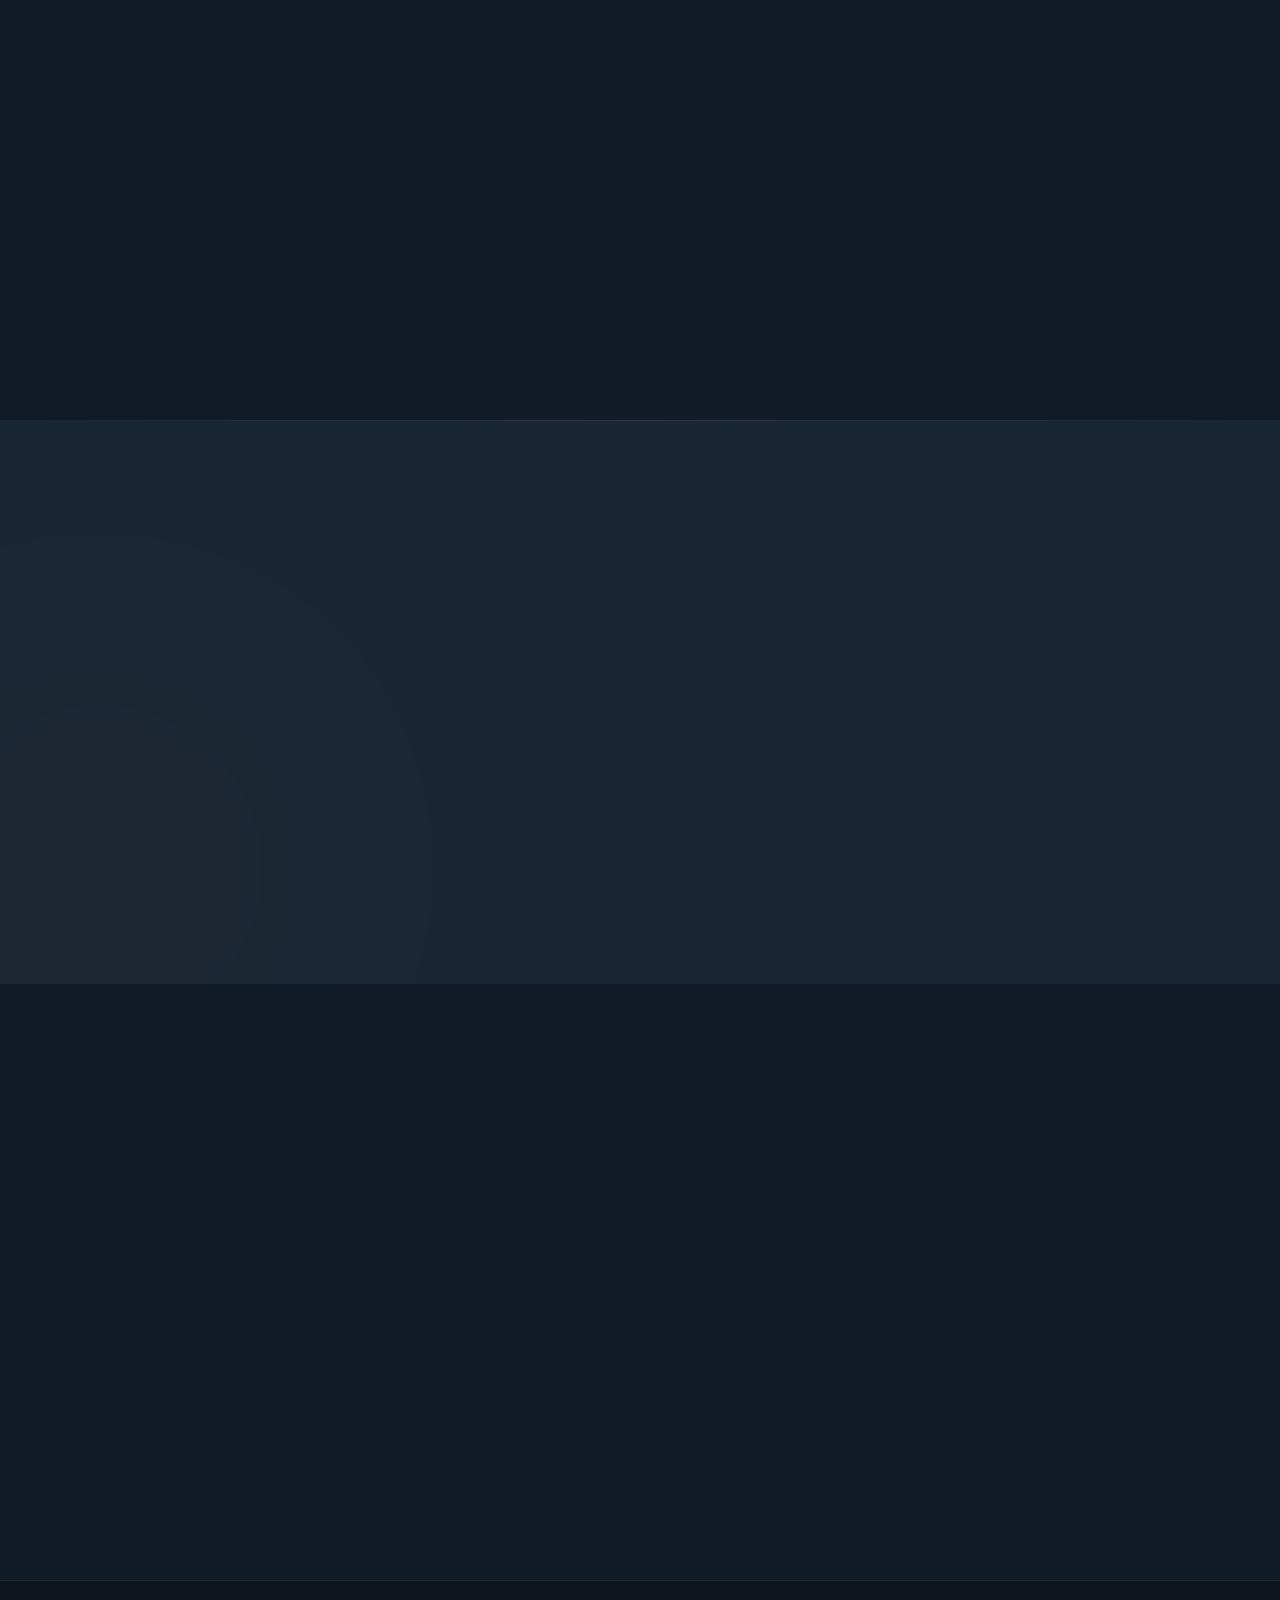
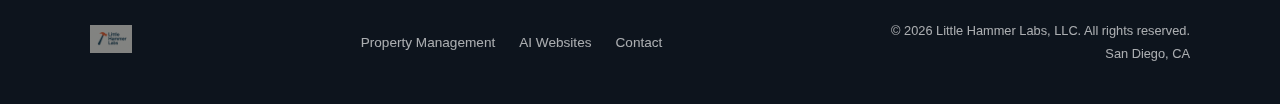
<file: casestudy/dga/index.html>
<!DOCTYPE html>
<html lang="en">
<head>
  <meta charset="UTF-8" />
  <meta name="viewport" content="width=device-width, initial-scale=1.0, minimum-scale=1.0" />

  <!-- Primary Meta Tags -->
  <title>DGA Case Study — Little Hammer Labs</title>
  <meta name="title" content="DGA Case Study — Little Hammer Labs" />
  <meta name="description" content="How Diehl Group Architects eliminated a full day of manual transcription work with a custom AI tool from Little Hammer Labs." />
  <meta name="keywords" content="AI transcription, architecture firm AI, forensic architecture, audio transcription tool, Whisper AI, Little Hammer Labs case study" />
  <meta name="author" content="Little Hammer Labs, LLC" />
  <meta name="robots" content="index, follow" />

  <!-- Open Graph / Facebook -->
  <meta property="og:type" content="article" />
  <meta property="og:url" content="https://littlehammerlabs.com/casestudy/dga/" />
  <meta property="og:title" content="DGA Case Study — Little Hammer Labs" />
  <meta property="og:description" content="How Diehl Group Architects eliminated a full day of manual transcription work with a custom AI tool from Little Hammer Labs." />
  <meta property="og:image" content="https://littlehammerlabs.com/assets/images/lhlfull.png" />
  <meta property="og:image:width" content="1200" />
  <meta property="og:image:height" content="630" />
  <meta property="og:image:alt" content="DGA Case Study — Little Hammer Labs" />
  <meta property="og:site_name" content="Little Hammer Labs" />
  <meta property="og:locale" content="en_US" />
  <meta property="og:image:type" content="image/png" />

  <!-- Twitter -->
  <meta property="twitter:card" content="summary_large_image" />
  <meta property="twitter:url" content="https://littlehammerlabs.com/casestudy/dga/" />
  <meta property="twitter:title" content="DGA Case Study — Little Hammer Labs" />
  <meta property="twitter:description" content="How Diehl Group Architects eliminated a full day of manual transcription work with a custom AI tool from Little Hammer Labs." />
  <meta property="twitter:image" content="https://littlehammerlabs.com/assets/images/lhlfull.png" />
  <meta property="twitter:image:alt" content="DGA Case Study — Little Hammer Labs" />
  <meta name="twitter:domain" content="littlehammerlabs.com" />

  <!-- Theme & Mobile -->
  <meta name="theme-color" content="#e85a2c" />
  <meta name="msapplication-TileColor" content="#e85a2c" />
  <link rel="canonical" href="https://littlehammerlabs.com/casestudy/dga/" />
  <meta name="mobile-web-app-capable" content="yes" />
  <meta name="apple-mobile-web-app-capable" content="yes" />
  <meta name="apple-mobile-web-app-status-bar-style" content="default" />
  <meta name="apple-mobile-web-app-title" content="Little Hammer Labs" />

  <!-- Favicons -->
  <link rel="icon" type="image/x-icon" href="../../assets/favicons/favicon-png/favicon.ico" />
  <link rel="icon" type="image/png" sizes="16x16" href="../../assets/favicons/favicon-png/favicon-16x16.png" />
  <link rel="icon" type="image/png" sizes="32x32" href="../../assets/favicons/favicon-png/favicon-32x32.png" />
  <link rel="icon" type="image/webp" sizes="32x32" href="../../assets/favicons/favicon-webp/favicon-32x32.webp" />
  <link rel="apple-touch-icon" sizes="180x180" href="../../assets/favicons/favicon-png/apple-touch-icon.png" />
  <link rel="icon" type="image/png" sizes="192x192" href="../../assets/favicons/favicon-png/android-chrome-192x192.png" />
  <link rel="manifest" href="../../manifest.json" />

  <!-- Preload -->
  <link rel="preload" href="../../styles.css" as="style" />
  <link rel="preload" href="../../assets/images/lhlfull.webp" as="image" />

  <!-- Styles -->
  <link rel="stylesheet" href="../../styles.css" />

  <!-- DNS Prefetch -->
  <link rel="dns-prefetch" href="//www.googletagmanager.com" />

  <!-- Security -->
  <meta http-equiv="X-Content-Type-Options" content="nosniff" />
  <meta http-equiv="X-Frame-Options" content="DENY" />
  <meta http-equiv="Referrer-Policy" content="strict-origin-when-cross-origin" />

  <!-- Google Analytics 4 -->
  <script async src="https://www.googletagmanager.com/gtag/js?id=G-Y4P4VYS9YM"></script>
  <script>
    window.dataLayer = window.dataLayer || [];
    function gtag(){dataLayer.push(arguments);}
    gtag('js', new Date());
    gtag('config', 'G-Y4P4VYS9YM');
  </script>

  <!-- Structured Data: Organization -->
  <script type="application/ld+json">
  {
    "@context": "https://schema.org",
    "@type": "Organization",
    "name": "Little Hammer Labs",
    "url": "https://littlehammerlabs.com",
    "logo": "https://littlehammerlabs.com/assets/images/lhlfull.png",
    "description": "Agentic Ops specialists — custom autonomous agents that handle complex business workflows.",
    "areaServed": "San Diego, CA",
    "contactPoint": {
      "@type": "ContactPoint",
      "email": "contact@littlehammerlabs.com",
      "contactType": "sales"
    }
  }
  </script>

  <!-- Structured Data: Case Study -->
  <script type="application/ld+json">
  {
    "@context": "https://schema.org",
    "@type": "Article",
    "headline": "How Diehl Group Architects Eliminated a Full Day of Manual Transcription Work",
    "description": "How Diehl Group Architects eliminated a full day of manual transcription work with a custom AI tool from Little Hammer Labs.",
    "author": {
      "@type": "Organization",
      "name": "Little Hammer Labs",
      "url": "https://littlehammerlabs.com"
    },
    "publisher": {
      "@type": "Organization",
      "name": "Little Hammer Labs",
      "logo": {
        "@type": "ImageObject",
        "url": "https://littlehammerlabs.com/assets/images/lhlfull.png"
      }
    },
    "url": "https://littlehammerlabs.com/casestudy/dga/"
  }
  </script>

  <!-- Case study styles now in shared styles.css -->
</head>
<body>

  <!-- Background Layer -->
  <div class="bg-layer" aria-hidden="true">
    <div class="bg-grain"></div>
  </div>

  <!-- Navigation -->
  <nav class="nav">
    <div class="nav-inner">
      <a href="../../" class="nav-logo">
        <img src="../../assets/images/lhlfull.webp" alt="Little Hammer Labs" />
      </a>
      <div class="nav-links">
        <a href="../../#services" class="nav-link">Services</a>
        <a href="../../#solutions" class="nav-link">Solutions</a>
        <a href="../../#how-it-works" class="nav-link">Process</a>
        <a href="../../#customers" class="nav-link">Case Studies</a>
        <a href="https://cal.com/max-lhl/30min" class="btn btn-primary btn-sm">Book a Meeting</a>
      </div>
    </div>
  </nav>

  <!-- Hero -->
  <section class="hero">
    <div class="hero-bg">
      <div class="hero-glow hero-glow-1"></div>
      <div class="hero-glow hero-glow-2"></div>
    </div>
    <div class="hero-inner">
      <div class="hero-badge reveal">Case Study</div>
      <h1 class="hero-headline reveal">How Diehl Group Architects Eliminated a Full Day of<br /><span class="gradient-text">Manual Transcription Work</span></h1>
      <div class="cs-hero-meta reveal">
        <span><strong>Industry:</strong> Architecture (Forensic)</span>
        <span><strong>Service:</strong> Custom AI Transcription Tool</span>
        <span><strong>Timeline:</strong> 6 Weeks</span>
      </div>
      <div class="cs-hero-stat reveal">
        <div class="cs-hero-stat-number">1,800</div>
        <div class="cs-hero-stat-label">files transcribed in under an hour</div>
      </div>
    </div>
  </section>

  <!-- Summary Bar -->
  <section class="cs-summary-bar">
    <div class="section-inner">
      <div class="cs-summary-grid">
        <div class="cs-summary-stat reveal">
          <div class="cs-summary-number">Forensic Architecture</div>
          <div class="cs-summary-label">Construction defects, building failures, code compliance</div>
        </div>
        <div class="cs-summary-stat reveal">
          <div class="cs-summary-number">6 Weeks</div>
          <div class="cs-summary-label">From kickoff to finished product</div>
        </div>
        <div class="cs-summary-stat reveal">
          <div class="cs-summary-number">$20K+/yr</div>
          <div class="cs-summary-label">Estimated annual labor savings</div>
        </div>
      </div>
    </div>
  </section>

  <!-- The Challenge -->
  <section class="cs-section has-accent">
    <div class="section-inner">
      <div class="cs-icon-wrap reveal">
        <svg class="cs-icon" viewBox="0 0 24 24" fill="none" stroke="currentColor" stroke-width="1.5" stroke-linecap="round" stroke-linejoin="round">
          <circle cx="12" cy="12" r="10"/><line x1="12" y1="8" x2="12" y2="12"/><line x1="12" y1="16" x2="12.01" y2="16"/>
        </svg>
      </div>
      <div class="section-label reveal">The Challenge</div>
      <h2 class="section-heading reveal">Technical Staff Billing $150/hr Doing Data Entry</h2>
      <div class="cs-content-card reveal">
        <div class="cs-body">
          <p>Diehl Group Architects specializes in forensic architecture — investigating building failures, construction defects, and code compliance issues. Their work generates a massive volume of audio that needs transcribing: daily logs, field observation reports, site visit recordings.</p>
          <p>On an average week, the team processes around <span class="cs-highlight">200 audio files</span>. On larger contracts, that number <span class="cs-highlight">climbs past 1,000</span>. Every one of those files was being transcribed <span class="cs-highlight">manually</span> — sometimes by technical staff billing at <span class="cs-highlight">$150 an hour</span>.</p>
          <p>A single transcription batch could eat an <span class="cs-highlight">entire work day</span>. Sometimes longer. That meant staff spending their time typing instead of doing the forensic analysis they were hired for. The firm was paying top dollar for low-value repetitive work, and the backlog only grew as contracts stacked up.</p>
        </div>
      </div>
    </div>
  </section>

  <!-- The Solution -->
  <section class="cs-section has-accent">
    <div class="section-inner">
      <div class="cs-icon-wrap reveal">
        <svg class="cs-icon" viewBox="0 0 24 24" fill="none" stroke="currentColor" stroke-width="1.5" stroke-linecap="round" stroke-linejoin="round">
          <circle cx="12" cy="12" r="3"/><path d="M19.4 15a1.65 1.65 0 0 0 .33 1.82l.06.06a2 2 0 0 1-2.83 2.83l-.06-.06a1.65 1.65 0 0 0-1.82-.33 1.65 1.65 0 0 0-1 1.51V21a2 2 0 0 1-4 0v-.09A1.65 1.65 0 0 0 9 19.4a1.65 1.65 0 0 0-1.82.33l-.06.06a2 2 0 0 1-2.83-2.83l.06-.06A1.65 1.65 0 0 0 4.68 15a1.65 1.65 0 0 0-1.51-1H3a2 2 0 0 1 0-4h.09A1.65 1.65 0 0 0 4.6 9a1.65 1.65 0 0 0-.33-1.82l-.06-.06a2 2 0 0 1 2.83-2.83l.06.06A1.65 1.65 0 0 0 9 4.68a1.65 1.65 0 0 0 1-1.51V3a2 2 0 0 1 4 0v.09a1.65 1.65 0 0 0 1 1.51 1.65 1.65 0 0 0 1.82-.33l.06-.06a2 2 0 0 1 2.83 2.83l-.06.06A1.65 1.65 0 0 0 19.4 9a1.65 1.65 0 0 0 1.51 1H21a2 2 0 0 1 0 4h-.09a1.65 1.65 0 0 0-1.51 1z"/>
        </svg>
      </div>
      <div class="section-label reveal">The Solution</div>
      <h2 class="section-heading reveal">A Local AI Transcription Tool Built for the Job</h2>
      <div class="cs-content-card reveal">
        <div class="cs-body">
          <p>Little Hammer Labs built DGA a custom transcription tool powered by OpenAI's Whisper model, designed to run <span class="cs-highlight">entirely on the firm's local hardware</span>. No audio files leave the building — a requirement for a firm handling sensitive legal and forensic materials.</p>
          <p>A working version was <span class="cs-highlight">delivered in two weeks</span>. Over the following month, Little Hammer Labs refined the tool through collaborative sessions with DGA's team — adjusting the interface, output formatting, and workflow integration until it fit their process exactly. <span class="cs-highlight">Six weeks from kickoff</span> to a finished product the team actually wanted to use.</p>
        </div>
      </div>
      <div class="cs-feature-grid">
        <div class="cs-feature-item reveal">
          <svg class="cs-feature-icon" viewBox="0 0 24 24" fill="none" stroke="currentColor" stroke-width="2" stroke-linecap="round" stroke-linejoin="round"><polyline points="20 6 9 17 4 12"/></svg>
          <p class="cs-feature-text"><strong>Batch processing</strong> — hundreds or thousands of recordings in a single run</p>
        </div>
        <div class="cs-feature-item reveal">
          <svg class="cs-feature-icon" viewBox="0 0 24 24" fill="none" stroke="currentColor" stroke-width="2" stroke-linecap="round" stroke-linejoin="round"><polyline points="20 6 9 17 4 12"/></svg>
          <p class="cs-feature-text"><strong>Desktop interface</strong> — professional UI for day-to-day use</p>
        </div>
        <div class="cs-feature-item reveal">
          <svg class="cs-feature-icon" viewBox="0 0 24 24" fill="none" stroke="currentColor" stroke-width="2" stroke-linecap="round" stroke-linejoin="round"><polyline points="20 6 9 17 4 12"/></svg>
          <p class="cs-feature-text"><strong>Headless mode</strong> — automated processing without manual intervention</p>
        </div>
        <div class="cs-feature-item reveal">
          <svg class="cs-feature-icon" viewBox="0 0 24 24" fill="none" stroke="currentColor" stroke-width="2" stroke-linecap="round" stroke-linejoin="round"><polyline points="20 6 9 17 4 12"/></svg>
          <p class="cs-feature-text"><strong>Custom dictionaries</strong> — output matches the firm's forensic terminology</p>
        </div>
        <div class="cs-feature-item reveal">
          <svg class="cs-feature-icon" viewBox="0 0 24 24" fill="none" stroke="currentColor" stroke-width="2" stroke-linecap="round" stroke-linejoin="round"><polyline points="20 6 9 17 4 12"/></svg>
          <p class="cs-feature-text"><strong>TXT &amp; CSV export</strong> — slots directly into existing documentation workflow</p>
        </div>
        <div class="cs-feature-item reveal">
          <svg class="cs-feature-icon" viewBox="0 0 24 24" fill="none" stroke="currentColor" stroke-width="2" stroke-linecap="round" stroke-linejoin="round"><polyline points="20 6 9 17 4 12"/></svg>
          <p class="cs-feature-text"><strong>Fully local</strong> — no audio files leave the building, ever</p>
        </div>
      </div>
    </div>
  </section>

  <!-- The Results -->
  <section class="cs-section">
    <div class="section-inner">
      <div class="cs-icon-wrap reveal">
        <svg class="cs-icon" viewBox="0 0 24 24" fill="none" stroke="currentColor" stroke-width="1.5" stroke-linecap="round" stroke-linejoin="round">
          <polyline points="22 12 18 12 15 21 9 3 6 12 2 12"/>
        </svg>
      </div>
      <div class="section-label reveal">The Results</div>
      <h2 class="section-heading reveal">The Numbers Speak for Themselves</h2>
      <div class="cs-metrics-grid">
        <div class="cs-metric-card reveal">
          <div class="cs-metric-number">1,800</div>
          <div class="cs-metric-label">files processed in under an hour</div>
          <div class="cs-metric-note">vs. a full work day manually</div>
        </div>
        <div class="cs-metric-card reveal">
          <div class="cs-metric-number">10+</div>
          <div class="cs-metric-label">hours recovered per project</div>
        </div>
        <div class="cs-metric-card reveal">
          <div class="cs-metric-number">$2,000+</div>
          <div class="cs-metric-label">labor savings per project</div>
          <div class="cs-metric-note">at $150/hr tech rate</div>
        </div>
        <div class="cs-metric-card reveal">
          <div class="cs-metric-number">One-time</div>
          <div class="cs-metric-label">tool cost</div>
          <div class="cs-metric-note">vs. ongoing $150/hr labor</div>
        </div>
        <div class="cs-metric-card reveal">
          <div class="cs-metric-number">$20K+</div>
          <div class="cs-metric-label">estimated annual savings</div>
          <div class="cs-metric-note">across 10-12 projects</div>
        </div>
      </div>
      <div class="cs-content-card reveal">
        <div class="cs-body">
          <p>The math is straightforward. Staff who were spending full days on transcription are <span class="cs-highlight">back doing billable forensic work</span>. The tool <span class="cs-highlight">paid for itself on the first project</span> and keeps paying back on every one after.</p>
          <p>But the real win wasn't just cost savings — it was capacity. The freed-up staff time let DGA take on more projects without adding headcount. The tool didn't just make them more efficient, it increased their throughput.</p>
        </div>
      </div>
    </div>
  </section>

  <!-- Testimonial -->
  <section class="cs-section has-accent">
    <div class="section-inner">
      <div class="cs-icon-wrap reveal">
        <svg class="cs-icon" viewBox="0 0 24 24" fill="none" stroke="currentColor" stroke-width="1.5" stroke-linecap="round" stroke-linejoin="round">
          <path d="M21 15a2 2 0 0 1-2 2H7l-4 4V5a2 2 0 0 1 2-2h14a2 2 0 0 1 2 2z"/>
        </svg>
      </div>
      <div class="section-label reveal">What They Said</div>
      <h2 class="section-heading reveal">From the Client</h2>
      <blockquote class="cs-testimonial reveal">
        <p class="cs-testimonial-quote">"Sometimes we had guys billing one-fifty an hour sitting there typing out transcriptions all day. On a big contract that's somebody's whole week gone. Little Hammer Labs built us a tool that handles the whole batch before lunch. It just works, and now my people are back doing actual architecture forensics."</p>
        <cite class="cs-testimonial-attr">— Principal, Diehl Group Architects</cite>
      </blockquote>
    </div>
  </section>

  <!-- CTA -->
  <section class="cta">
    <div class="section-inner">
      <h2 class="cta-heading reveal">Every Business Has Its Version of<br /><span class="gradient-text">$150/hr Transcription Work</span></h2>
      <p class="cta-sub reveal">Let's find yours.</p>
      <a href="https://cal.com/max-lhl/30min" class="btn btn-primary btn-lg reveal">Book a Meeting</a>
      <p class="cta-email reveal"><a href="mailto:contact@littlehammerlabs.com">contact@littlehammerlabs.com</a></p>
    </div>
  </section>

  <!-- Footer -->
  <footer class="footer">
    <div class="footer-inner">
      <a href="../../" class="footer-logo">
        <img src="../../assets/images/lhlfull.webp" alt="Little Hammer Labs" />
      </a>
      <div class="footer-links">
        <a href="../../propertymanagement/" class="footer-link">Property Management</a>
        <a href="../../webdesign/" class="footer-link">AI Websites</a>
        <a href="mailto:contact@littlehammerlabs.com" class="footer-link">Contact</a>
      </div>
      <div class="footer-meta">
        <p>&copy; 2026 Little Hammer Labs, LLC. All rights reserved.</p>
        <p class="footer-location">San Diego, CA</p>
      </div>
    </div>
  </footer>

  <!-- Scroll Reveal -->
  <script>
    document.addEventListener('DOMContentLoaded', function () {
      var reveals = document.querySelectorAll('.reveal');
      var observer = new IntersectionObserver(function (entries) {
        entries.forEach(function (entry) {
          if (entry.isIntersecting) {
            entry.target.classList.add('revealed');
            observer.unobserve(entry.target);
          }
        });
      }, { threshold: 0.15 });
      reveals.forEach(function (el) { observer.observe(el); });
    });
  </script>

  <!-- GA4 Conversion: cal.com click tracking -->
  <script>
    document.addEventListener('click', function(e) {
      var link = e.target.closest('a[href*="cal.com"]');
      if (link) {
        gtag('event', 'book_meeting_click', {
          'event_category': 'conversion',
          'event_label': link.textContent.trim(),
          'transport_type': 'beacon'
        });
      }
    });
  </script>

</body>
</html>
</file>
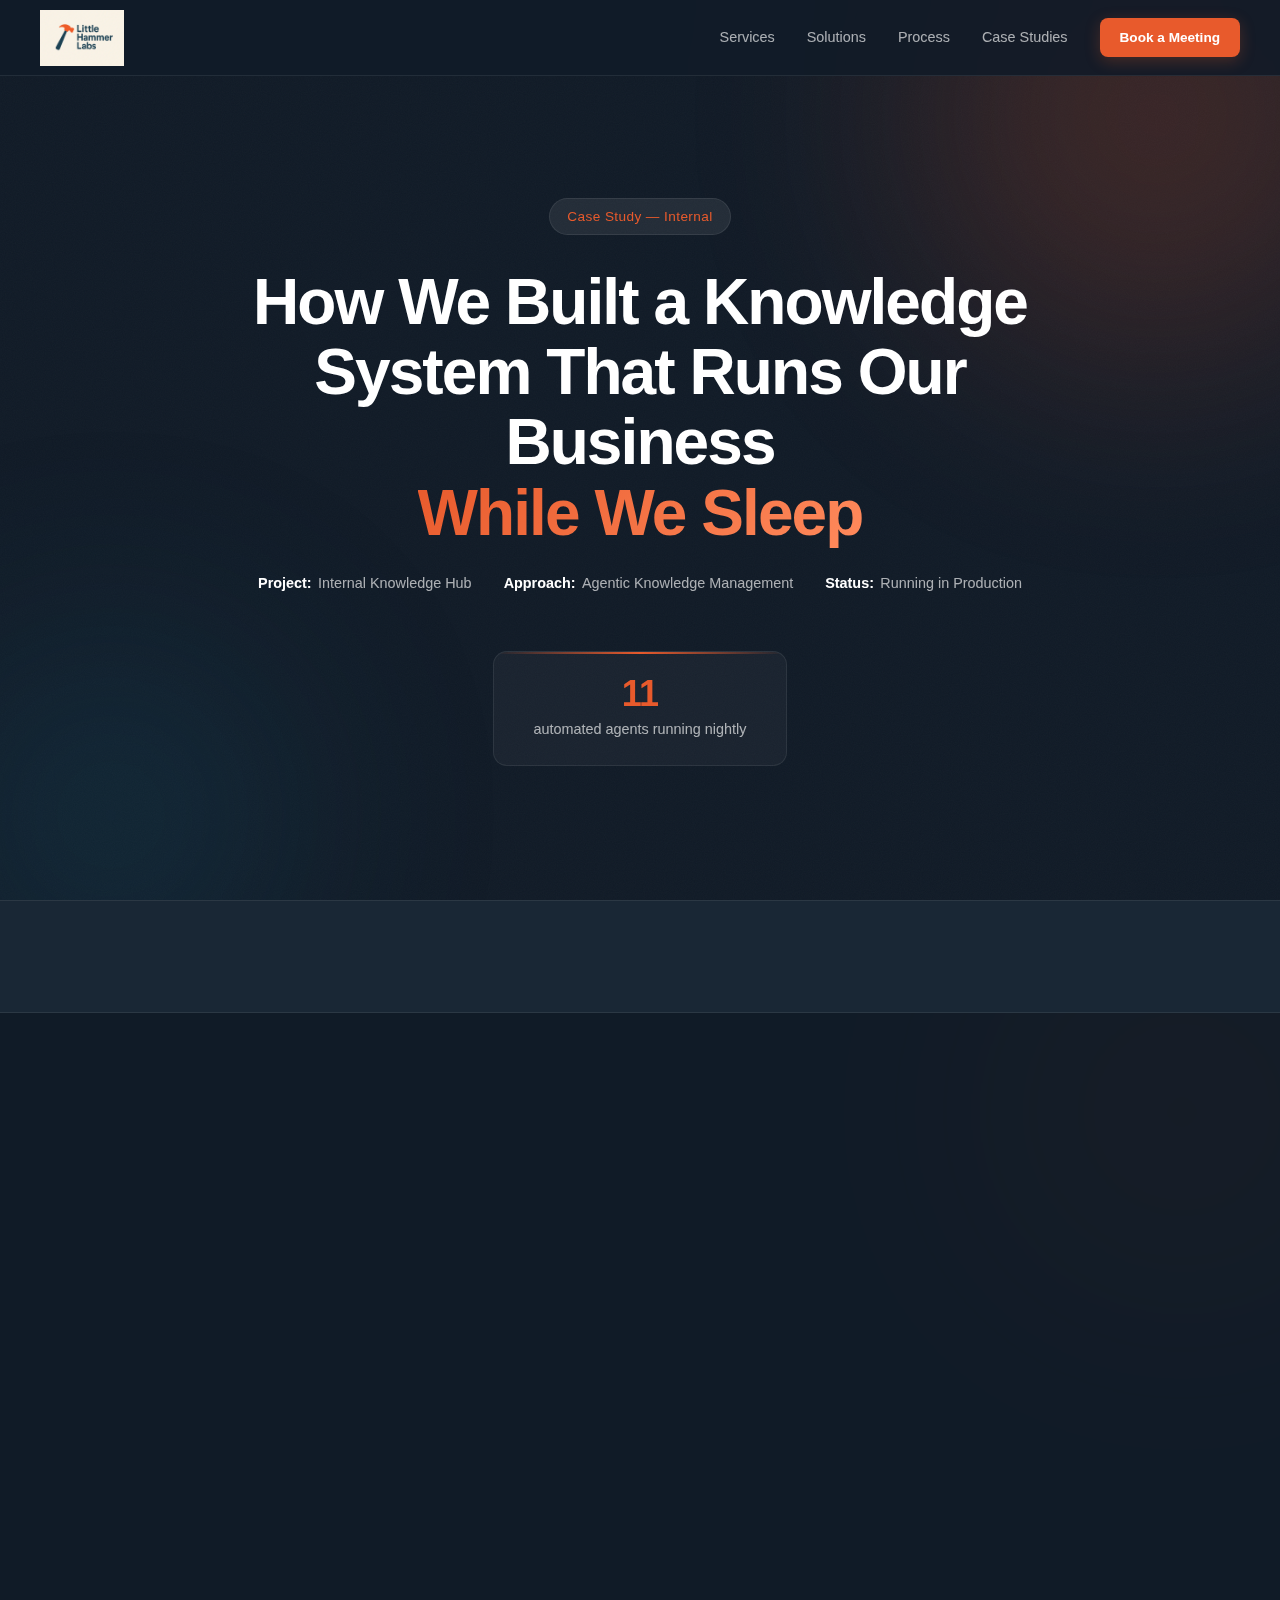
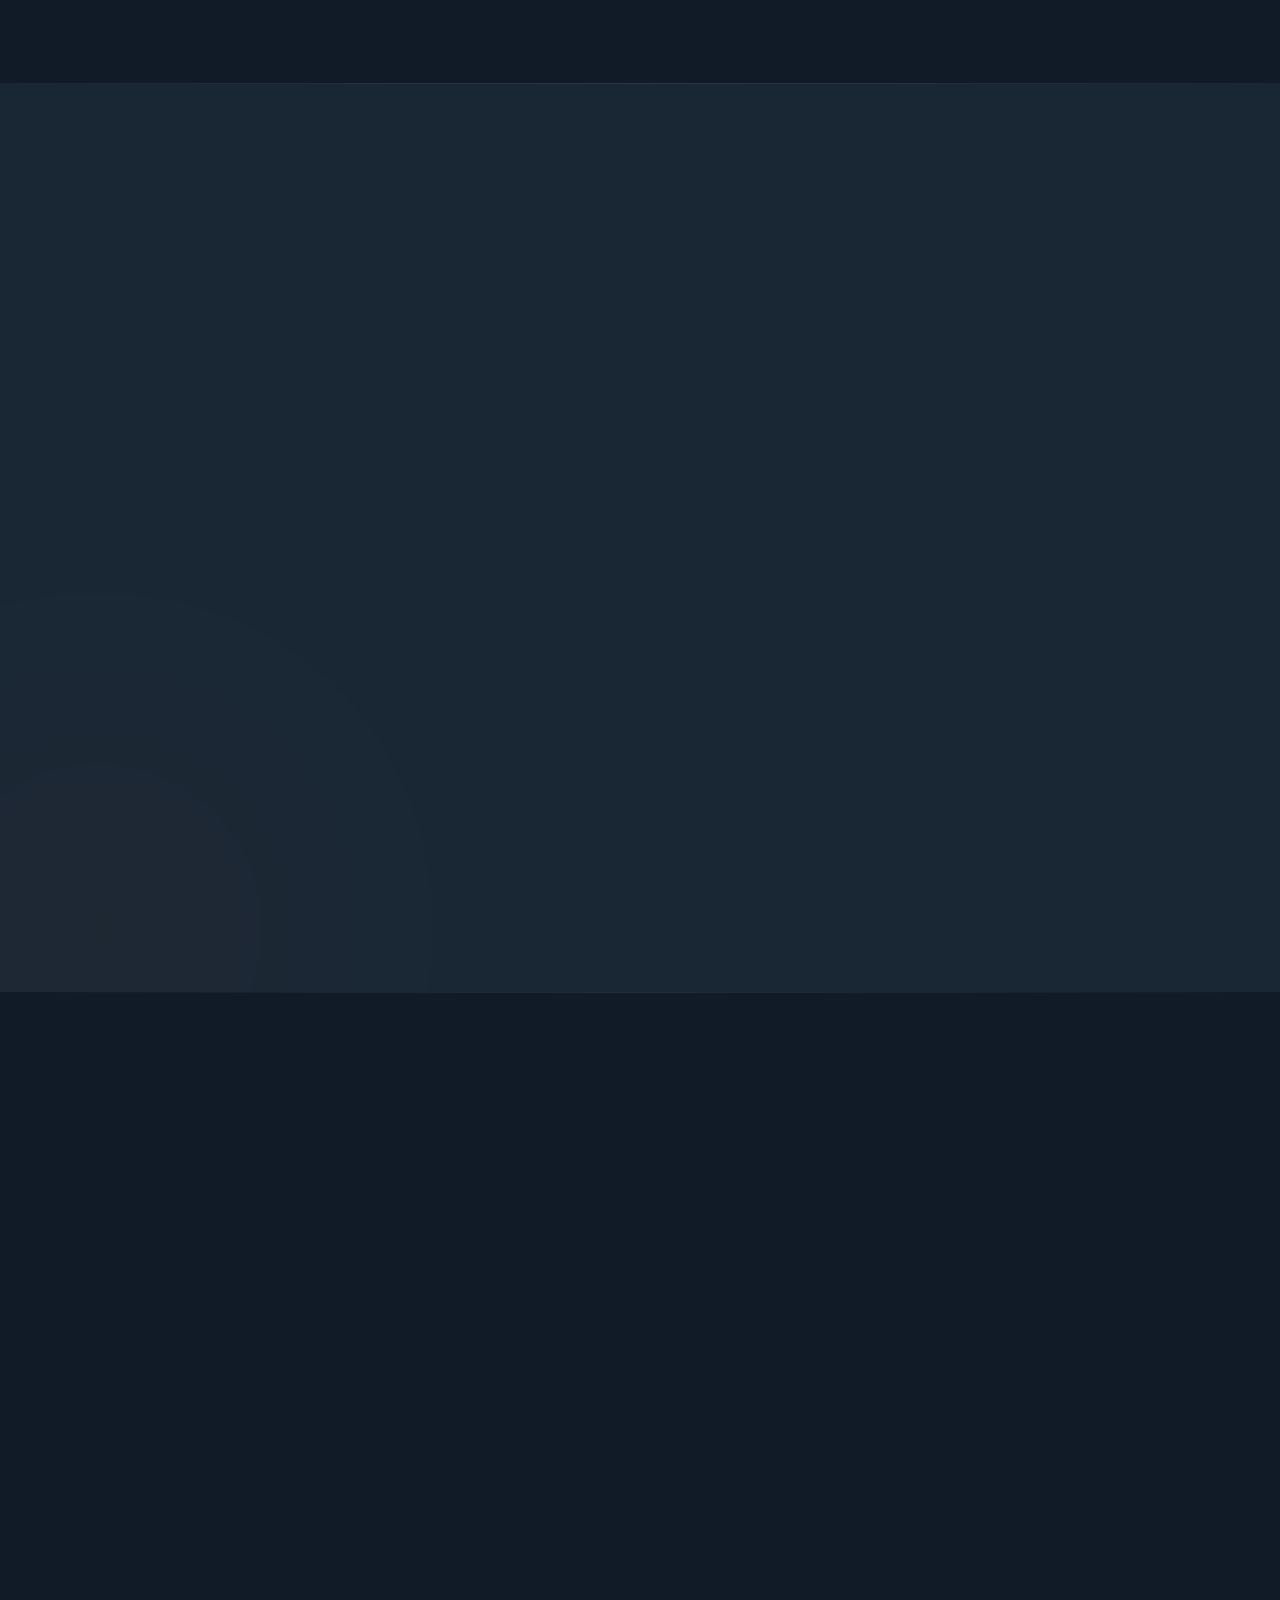
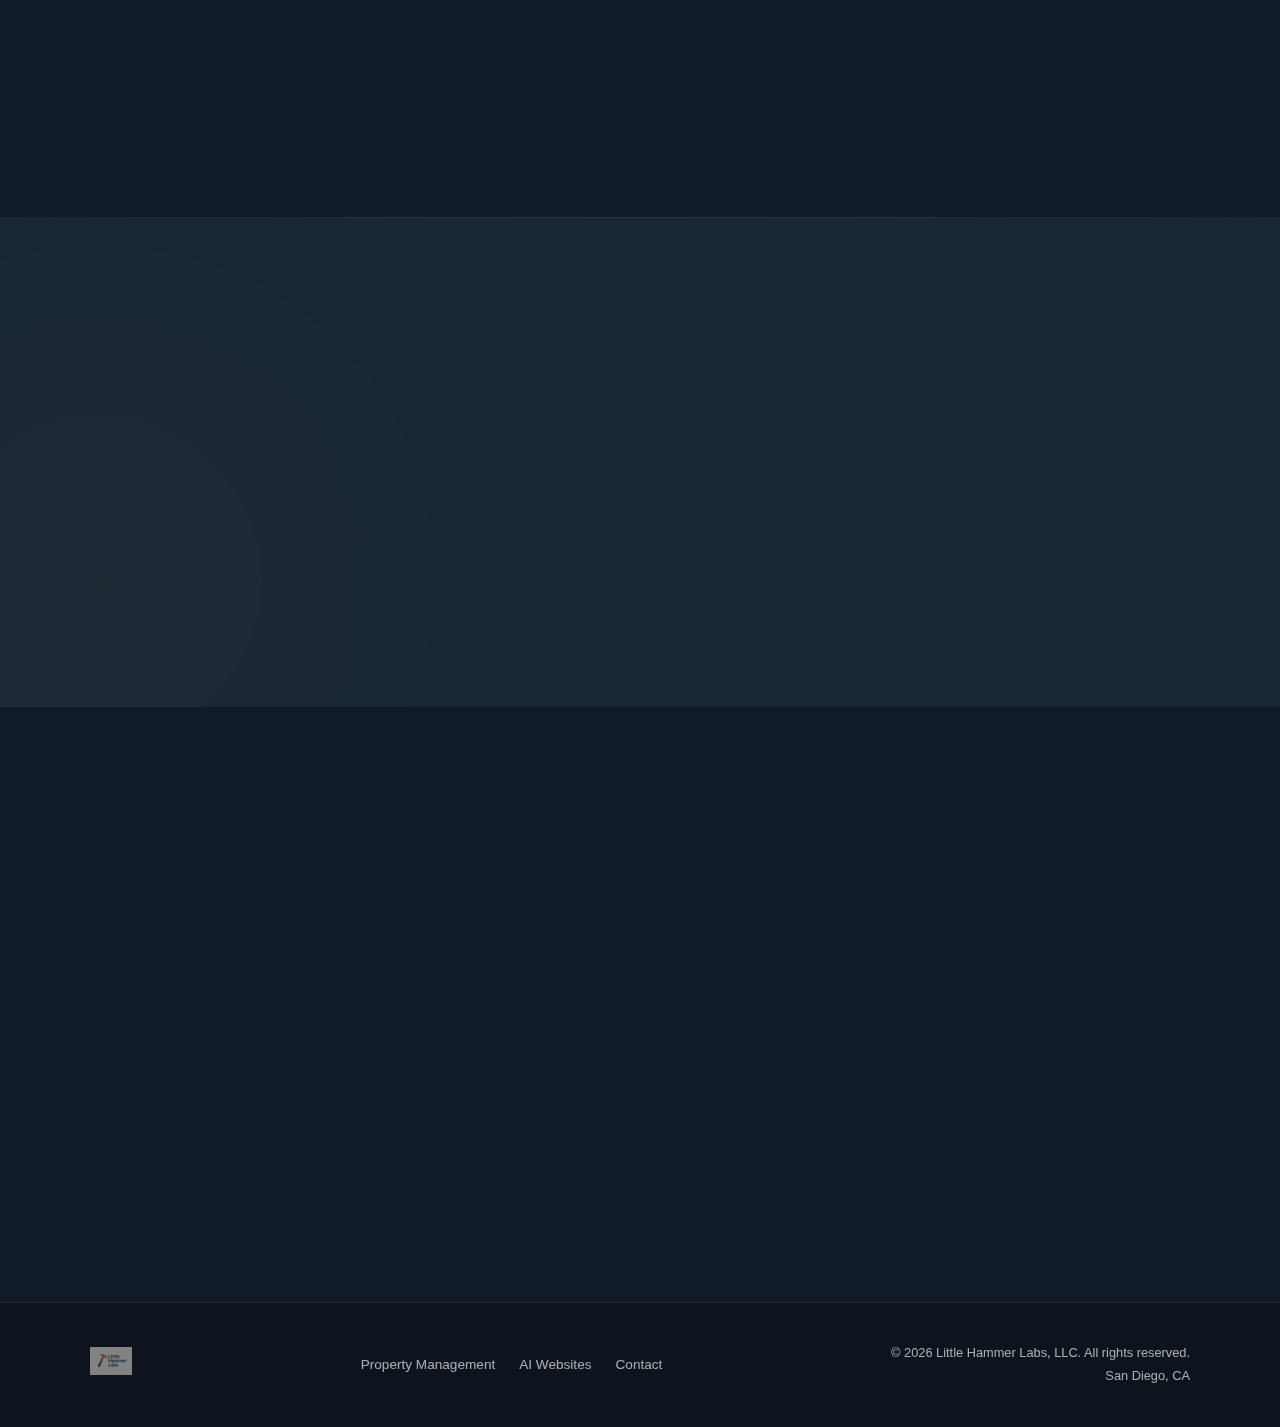
<file: casestudy/knowledge-hub/index.html>
<!DOCTYPE html>
<html lang="en">
<head>
  <meta charset="UTF-8" />
  <meta name="viewport" content="width=device-width, initial-scale=1.0, minimum-scale=1.0" />

  <!-- Primary Meta Tags -->
  <title>Knowledge Hub Case Study — Little Hammer Labs</title>
  <meta name="title" content="Knowledge Hub Case Study — Little Hammer Labs" />
  <meta name="description" content="How Little Hammer Labs built an agentic knowledge system with 11 automated agents running nightly — proving the approach before selling it to clients." />
  <meta name="keywords" content="agentic ops, knowledge management, autonomous agents, overnight automation, AI operations, Little Hammer Labs case study" />
  <meta name="author" content="Little Hammer Labs, LLC" />
  <meta name="robots" content="index, follow" />

  <!-- Open Graph / Facebook -->
  <meta property="og:type" content="article" />
  <meta property="og:url" content="https://littlehammerlabs.com/casestudy/knowledge-hub/" />
  <meta property="og:title" content="Knowledge Hub Case Study — Little Hammer Labs" />
  <meta property="og:description" content="How Little Hammer Labs built an agentic knowledge system with 11 automated agents running nightly — proving the approach before selling it to clients." />
  <meta property="og:image" content="https://littlehammerlabs.com/assets/images/lhlfull.png" />
  <meta property="og:image:width" content="1200" />
  <meta property="og:image:height" content="630" />
  <meta property="og:image:alt" content="Knowledge Hub Case Study — Little Hammer Labs" />
  <meta property="og:site_name" content="Little Hammer Labs" />
  <meta property="og:locale" content="en_US" />
  <meta property="og:image:type" content="image/png" />

  <!-- Twitter -->
  <meta property="twitter:card" content="summary_large_image" />
  <meta property="twitter:url" content="https://littlehammerlabs.com/casestudy/knowledge-hub/" />
  <meta property="twitter:title" content="Knowledge Hub Case Study — Little Hammer Labs" />
  <meta property="twitter:description" content="How Little Hammer Labs built an agentic knowledge system with 11 automated agents running nightly — proving the approach before selling it to clients." />
  <meta property="twitter:image" content="https://littlehammerlabs.com/assets/images/lhlfull.png" />
  <meta property="twitter:image:alt" content="Knowledge Hub Case Study — Little Hammer Labs" />
  <meta name="twitter:domain" content="littlehammerlabs.com" />

  <!-- Theme & Mobile -->
  <meta name="theme-color" content="#e85a2c" />
  <meta name="msapplication-TileColor" content="#e85a2c" />
  <link rel="canonical" href="https://littlehammerlabs.com/casestudy/knowledge-hub/" />
  <meta name="mobile-web-app-capable" content="yes" />
  <meta name="apple-mobile-web-app-capable" content="yes" />
  <meta name="apple-mobile-web-app-status-bar-style" content="default" />
  <meta name="apple-mobile-web-app-title" content="Little Hammer Labs" />

  <!-- Favicons -->
  <link rel="icon" type="image/x-icon" href="../../assets/favicons/favicon-png/favicon.ico" />
  <link rel="icon" type="image/png" sizes="16x16" href="../../assets/favicons/favicon-png/favicon-16x16.png" />
  <link rel="icon" type="image/png" sizes="32x32" href="../../assets/favicons/favicon-png/favicon-32x32.png" />
  <link rel="icon" type="image/webp" sizes="32x32" href="../../assets/favicons/favicon-webp/favicon-32x32.webp" />
  <link rel="apple-touch-icon" sizes="180x180" href="../../assets/favicons/favicon-png/apple-touch-icon.png" />
  <link rel="icon" type="image/png" sizes="192x192" href="../../assets/favicons/favicon-png/android-chrome-192x192.png" />
  <link rel="manifest" href="../../manifest.json" />

  <!-- Preload -->
  <link rel="preload" href="../../styles.css" as="style" />
  <link rel="preload" href="../../assets/images/lhlfull.webp" as="image" />

  <!-- Styles -->
  <link rel="stylesheet" href="../../styles.css" />

  <!-- DNS Prefetch -->
  <link rel="dns-prefetch" href="//www.googletagmanager.com" />

  <!-- Security -->
  <meta http-equiv="X-Content-Type-Options" content="nosniff" />
  <meta http-equiv="X-Frame-Options" content="DENY" />
  <meta http-equiv="Referrer-Policy" content="strict-origin-when-cross-origin" />

  <!-- Google Analytics 4 -->
  <script async src="https://www.googletagmanager.com/gtag/js?id=G-Y4P4VYS9YM"></script>
  <script>
    window.dataLayer = window.dataLayer || [];
    function gtag(){dataLayer.push(arguments);}
    gtag('js', new Date());
    gtag('config', 'G-Y4P4VYS9YM');
  </script>

  <!-- Structured Data: Organization -->
  <script type="application/ld+json">
  {
    "@context": "https://schema.org",
    "@type": "Organization",
    "name": "Little Hammer Labs",
    "url": "https://littlehammerlabs.com",
    "logo": "https://littlehammerlabs.com/assets/images/lhlfull.png",
    "description": "Agentic Ops specialists — custom autonomous agents that handle complex business workflows.",
    "areaServed": "San Diego, CA",
    "contactPoint": {
      "@type": "ContactPoint",
      "url": "https://littlehammerlabs.com",
      "contactType": "sales"
    }
  }
  </script>

  <!-- Structured Data: Case Study -->
  <script type="application/ld+json">
  {
    "@context": "https://schema.org",
    "@type": "Article",
    "headline": "How We Built a Knowledge System That Runs Our Business While We Sleep",
    "description": "How Little Hammer Labs built an agentic knowledge system with 11 automated agents running nightly — proving the approach before selling it to clients.",
    "author": {
      "@type": "Organization",
      "name": "Little Hammer Labs",
      "url": "https://littlehammerlabs.com"
    },
    "publisher": {
      "@type": "Organization",
      "name": "Little Hammer Labs",
      "logo": {
        "@type": "ImageObject",
        "url": "https://littlehammerlabs.com/assets/images/lhlfull.png"
      }
    },
    "url": "https://littlehammerlabs.com/casestudy/knowledge-hub/"
  }
  </script>
</head>
<body>

  <!-- Background Layer -->
  <div class="bg-layer" aria-hidden="true">
    <div class="bg-grain"></div>
  </div>

  <!-- Navigation -->
  <nav class="nav">
    <div class="nav-inner">
      <a href="../../" class="nav-logo">
        <img src="../../assets/images/lhlfull.webp" alt="Little Hammer Labs" />
      </a>
      <div class="nav-links">
        <a href="../../#services" class="nav-link">Services</a>
        <a href="../../#solutions" class="nav-link">Solutions</a>
        <a href="../../#how-it-works" class="nav-link">Process</a>
        <a href="../../#customers" class="nav-link">Case Studies</a>
        <a href="https://cal.com/max-lhl/30min" class="btn btn-primary btn-sm">Book a Meeting</a>
      </div>
    </div>
  </nav>

  <!-- Hero -->
  <section class="hero">
    <div class="hero-bg">
      <div class="hero-glow hero-glow-1"></div>
      <div class="hero-glow hero-glow-2"></div>
    </div>
    <div class="hero-inner">
      <div class="hero-badge reveal">Case Study — Internal</div>
      <h1 class="hero-headline reveal">How We Built a Knowledge System That Runs Our Business<br /><span class="gradient-text">While We Sleep</span></h1>
      <div class="cs-hero-meta reveal">
        <span><strong>Project:</strong> Internal Knowledge Hub</span>
        <span><strong>Approach:</strong> Agentic Knowledge Management</span>
        <span><strong>Status:</strong> Running in Production</span>
      </div>
      <div class="cs-hero-stat reveal">
        <div class="cs-hero-stat-number">11</div>
        <div class="cs-hero-stat-label">automated agents running nightly</div>
      </div>
    </div>
  </section>

  <!-- Summary Bar -->
  <section class="cs-summary-bar">
    <div class="section-inner">
      <div class="cs-summary-grid">
        <div class="cs-summary-stat reveal">
          <div class="cs-summary-number">60+ Docs</div>
          <div class="cs-summary-label">Centralized from scattered repos and local files</div>
        </div>
        <div class="cs-summary-stat reveal">
          <div class="cs-summary-number">11 Agents</div>
          <div class="cs-summary-label">Running autonomously every night at 3 AM</div>
        </div>
        <div class="cs-summary-stat reveal">
          <div class="cs-summary-number">20-30x</div>
          <div class="cs-summary-label">Reduction in context retrieval cost</div>
        </div>
      </div>
    </div>
  </section>

  <!-- The Challenge -->
  <section class="cs-section has-accent">
    <div class="section-inner">
      <div class="cs-icon-wrap reveal">
        <svg class="cs-icon" viewBox="0 0 24 24" fill="none" stroke="currentColor" stroke-width="1.5" stroke-linecap="round" stroke-linejoin="round">
          <circle cx="12" cy="12" r="10"/><line x1="12" y1="8" x2="12" y2="12"/><line x1="12" y1="16" x2="12.01" y2="16"/>
        </svg>
      </div>
      <div class="section-label reveal">The Challenge</div>
      <h2 class="section-heading reveal">Growing Faster Than Our Knowledge Could Keep Up</h2>
      <div class="cs-content-card reveal">
        <div class="cs-body">
          <p>As a growing consultancy, we had <span class="cs-highlight">60+ documents</span> scattered across repos, journals, and local files. Strategy docs in one place, client details in another, process notes in a third. Nothing was searchable, nothing was connected.</p>
          <p>Every Claude session burned <span class="cs-highlight">10-15K tokens</span> just retrieving context — re-reading files, re-explaining decisions, re-establishing what we were working on. Session continuity was entirely manual. Founders had to re-explain context every single time.</p>
          <p>We had plans for <span class="cs-highlight">overnight agent automation</span> — autonomous agents handling maintenance tasks while we slept. But without a centralized knowledge layer for agents to read from and write to, that automation had no foundation to build on.</p>
        </div>
      </div>
    </div>
  </section>

  <!-- The Solution -->
  <section class="cs-section has-accent">
    <div class="section-inner">
      <div class="cs-icon-wrap reveal">
        <svg class="cs-icon" viewBox="0 0 24 24" fill="none" stroke="currentColor" stroke-width="1.5" stroke-linecap="round" stroke-linejoin="round">
          <circle cx="12" cy="12" r="3"/><path d="M19.4 15a1.65 1.65 0 0 0 .33 1.82l.06.06a2 2 0 0 1-2.83 2.83l-.06-.06a1.65 1.65 0 0 0-1.82-.33 1.65 1.65 0 0 0-1 1.51V21a2 2 0 0 1-4 0v-.09A1.65 1.65 0 0 0 9 19.4a1.65 1.65 0 0 0-1.82.33l-.06.06a2 2 0 0 1-2.83-2.83l.06-.06A1.65 1.65 0 0 0 4.68 15a1.65 1.65 0 0 0-1.51-1H3a2 2 0 0 1 0-4h.09A1.65 1.65 0 0 0 4.6 9a1.65 1.65 0 0 0-.33-1.82l-.06-.06a2 2 0 0 1 2.83-2.83l.06.06A1.65 1.65 0 0 0 9 4.68a1.65 1.65 0 0 0 1-1.51V3a2 2 0 0 1 4 0v.09a1.65 1.65 0 0 0 1 1.51 1.65 1.65 0 0 0 1.82-.33l.06-.06a2 2 0 0 1 2.83 2.83l-.06.06A1.65 1.65 0 0 0 19.4 9a1.65 1.65 0 0 0 1.51 1H21a2 2 0 0 1 0 4h-.09a1.65 1.65 0 0 0-1.51 1z"/>
        </svg>
      </div>
      <div class="section-label reveal">The Solution</div>
      <h2 class="section-heading reveal">Centralized Knowledge + Autonomous Agents</h2>
      <div class="cs-content-card reveal">
        <div class="cs-body">
          <p>We built a <span class="cs-highlight">two-tier architecture</span>: a GitHub-hosted hub for public knowledge (strategy, processes, project docs) and a local confidential directory for client data and financials. Both indexed by QMD, a local markdown search engine providing instant BM25 + vector search across all documents.</p>
          <p>The global CLAUDE.md configuration — previously a sprawling ~270-line file that every session had to parse — shrunk to <span class="cs-highlight">under 80 lines</span>. Everything else is now retrieved on-demand through search, loaded only when relevant.</p>
        </div>
      </div>
      <div class="cs-feature-grid">
        <div class="cs-feature-item reveal">
          <svg class="cs-feature-icon" viewBox="0 0 24 24" fill="none" stroke="currentColor" stroke-width="2" stroke-linecap="round" stroke-linejoin="round"><polyline points="20 6 9 17 4 12"/></svg>
          <p class="cs-feature-text"><strong>Two-tier architecture</strong> — public hub on GitHub + local confidential directory</p>
        </div>
        <div class="cs-feature-item reveal">
          <svg class="cs-feature-icon" viewBox="0 0 24 24" fill="none" stroke="currentColor" stroke-width="2" stroke-linecap="round" stroke-linejoin="round"><polyline points="20 6 9 17 4 12"/></svg>
          <p class="cs-feature-text"><strong>BM25 + vector search</strong> — instant retrieval across all documents via QMD</p>
        </div>
        <div class="cs-feature-item reveal">
          <svg class="cs-feature-icon" viewBox="0 0 24 24" fill="none" stroke="currentColor" stroke-width="2" stroke-linecap="round" stroke-linejoin="round"><polyline points="20 6 9 17 4 12"/></svg>
          <p class="cs-feature-text"><strong>11 overnight agents</strong> — memory distillation, quality checks, health monitoring, log rotation</p>
        </div>
        <div class="cs-feature-item reveal">
          <svg class="cs-feature-icon" viewBox="0 0 24 24" fill="none" stroke="currentColor" stroke-width="2" stroke-linecap="round" stroke-linejoin="round"><polyline points="20 6 9 17 4 12"/></svg>
          <p class="cs-feature-text"><strong>Isolated worktree</strong> — agents work on a separate branch, auto-merge to main</p>
        </div>
        <div class="cs-feature-item reveal">
          <svg class="cs-feature-icon" viewBox="0 0 24 24" fill="none" stroke="currentColor" stroke-width="2" stroke-linecap="round" stroke-linejoin="round"><polyline points="20 6 9 17 4 12"/></svg>
          <p class="cs-feature-text"><strong>Session continuity</strong> — current-state.md gives every session full context in seconds</p>
        </div>
        <div class="cs-feature-item reveal">
          <svg class="cs-feature-icon" viewBox="0 0 24 24" fill="none" stroke="currentColor" stroke-width="2" stroke-linecap="round" stroke-linejoin="round"><polyline points="20 6 9 17 4 12"/></svg>
          <p class="cs-feature-text"><strong>Auto index refresh</strong> — search indexes rebuild after every overnight run</p>
        </div>
      </div>
    </div>
  </section>

  <!-- The Results -->
  <section class="cs-section">
    <div class="section-inner">
      <div class="cs-icon-wrap reveal">
        <svg class="cs-icon" viewBox="0 0 24 24" fill="none" stroke="currentColor" stroke-width="1.5" stroke-linecap="round" stroke-linejoin="round">
          <polyline points="22 12 18 12 15 21 9 3 6 12 2 12"/>
        </svg>
      </div>
      <div class="section-label reveal">The Results</div>
      <h2 class="section-heading reveal">The Numbers Speak for Themselves</h2>
      <div class="cs-metrics-grid">
        <div class="cs-metric-card reveal">
          <div class="cs-metric-number">20-30x</div>
          <div class="cs-metric-label">reduction in context retrieval cost</div>
          <div class="cs-metric-note">500 tokens vs 10-15K</div>
        </div>
        <div class="cs-metric-card reveal">
          <div class="cs-metric-number">11</div>
          <div class="cs-metric-label">automated agents running nightly</div>
        </div>
        <div class="cs-metric-card reveal">
          <div class="cs-metric-number">&lt;80</div>
          <div class="cs-metric-label">lines in global config</div>
          <div class="cs-metric-note">down from ~270</div>
        </div>
        <div class="cs-metric-card reveal">
          <div class="cs-metric-number">&lt;1s</div>
          <div class="cs-metric-label">knowledge retrieval time</div>
        </div>
        <div class="cs-metric-card reveal">
          <div class="cs-metric-number">24/7</div>
          <div class="cs-metric-label">autonomous operations</div>
          <div class="cs-metric-note">agents work while we sleep</div>
        </div>
      </div>
      <div class="cs-content-card reveal">
        <div class="cs-body">
          <p>We built this because we needed it. Before selling agentic ops to clients, we proved the approach on ourselves — centralized knowledge, autonomous agents, measurable efficiency gains. The same architecture patterns power everything we build for clients.</p>
        </div>
      </div>
    </div>
  </section>

  <!-- Callout -->
  <section class="cs-section has-accent">
    <div class="section-inner">
      <div class="cs-icon-wrap reveal">
        <svg class="cs-icon" viewBox="0 0 24 24" fill="none" stroke="currentColor" stroke-width="1.5" stroke-linecap="round" stroke-linejoin="round">
          <path d="M12 22s8-4 8-10V5l-8-3-8 3v7c0 6 8 10 8 10z"/>
        </svg>
      </div>
      <div class="section-label reveal">We Use What We Build</div>
      <h2 class="section-heading reveal">Built for Ourselves First</h2>
      <div class="cs-callout reveal">
        <p class="cs-callout-text">"We built this for ourselves first. The same patterns and architecture power everything we build for clients. When we say agentic ops works, we're speaking from daily experience — not theory."</p>
        <p class="cs-callout-attr">— Little Hammer Labs</p>
      </div>
    </div>
  </section>

  <!-- CTA -->
  <section class="cta">
    <div class="section-inner">
      <h2 class="cta-heading reveal">Ready to Build Your Own<br /><span class="gradient-text">Autonomous Operations?</span></h2>
      <p class="cta-sub reveal">The same architecture that runs our business can run yours.</p>
      <a href="https://cal.com/max-lhl/30min" class="btn btn-primary btn-lg reveal">Book a Meeting</a>
      <p class="cta-email reveal"><a href="mailto:contact@littlehammerlabs.com">contact@littlehammerlabs.com</a></p>
    </div>
  </section>

  <!-- Footer -->
  <footer class="footer">
    <div class="footer-inner">
      <a href="../../" class="footer-logo">
        <img src="../../assets/images/lhlfull.webp" alt="Little Hammer Labs" />
      </a>
      <div class="footer-links">
        <a href="../../propertymanagement/" class="footer-link">Property Management</a>
        <a href="../../webdesign/" class="footer-link">AI Websites</a>
        <a href="mailto:contact@littlehammerlabs.com" class="footer-link">Contact</a>
      </div>
      <div class="footer-meta">
        <p>&copy; 2026 Little Hammer Labs, LLC. All rights reserved.</p>
        <p class="footer-location">San Diego, CA</p>
      </div>
    </div>
  </footer>

  <!-- Scroll Reveal -->
  <script>
    document.addEventListener('DOMContentLoaded', function () {
      var reveals = document.querySelectorAll('.reveal');
      var observer = new IntersectionObserver(function (entries) {
        entries.forEach(function (entry) {
          if (entry.isIntersecting) {
            entry.target.classList.add('revealed');
            observer.unobserve(entry.target);
          }
        });
      }, { threshold: 0.15 });
      reveals.forEach(function (el) { observer.observe(el); });
    });
  </script>

  <!-- GA4 Conversion: cal.com click tracking -->
  <script>
    document.addEventListener('click', function(e) {
      var link = e.target.closest('a[href*="cal.com"]');
      if (link) {
        gtag('event', 'book_meeting_click', {
          'event_category': 'conversion',
          'event_label': link.textContent.trim(),
          'transport_type': 'beacon'
        });
      }
    });
  </script>

</body>
</html>
</file>
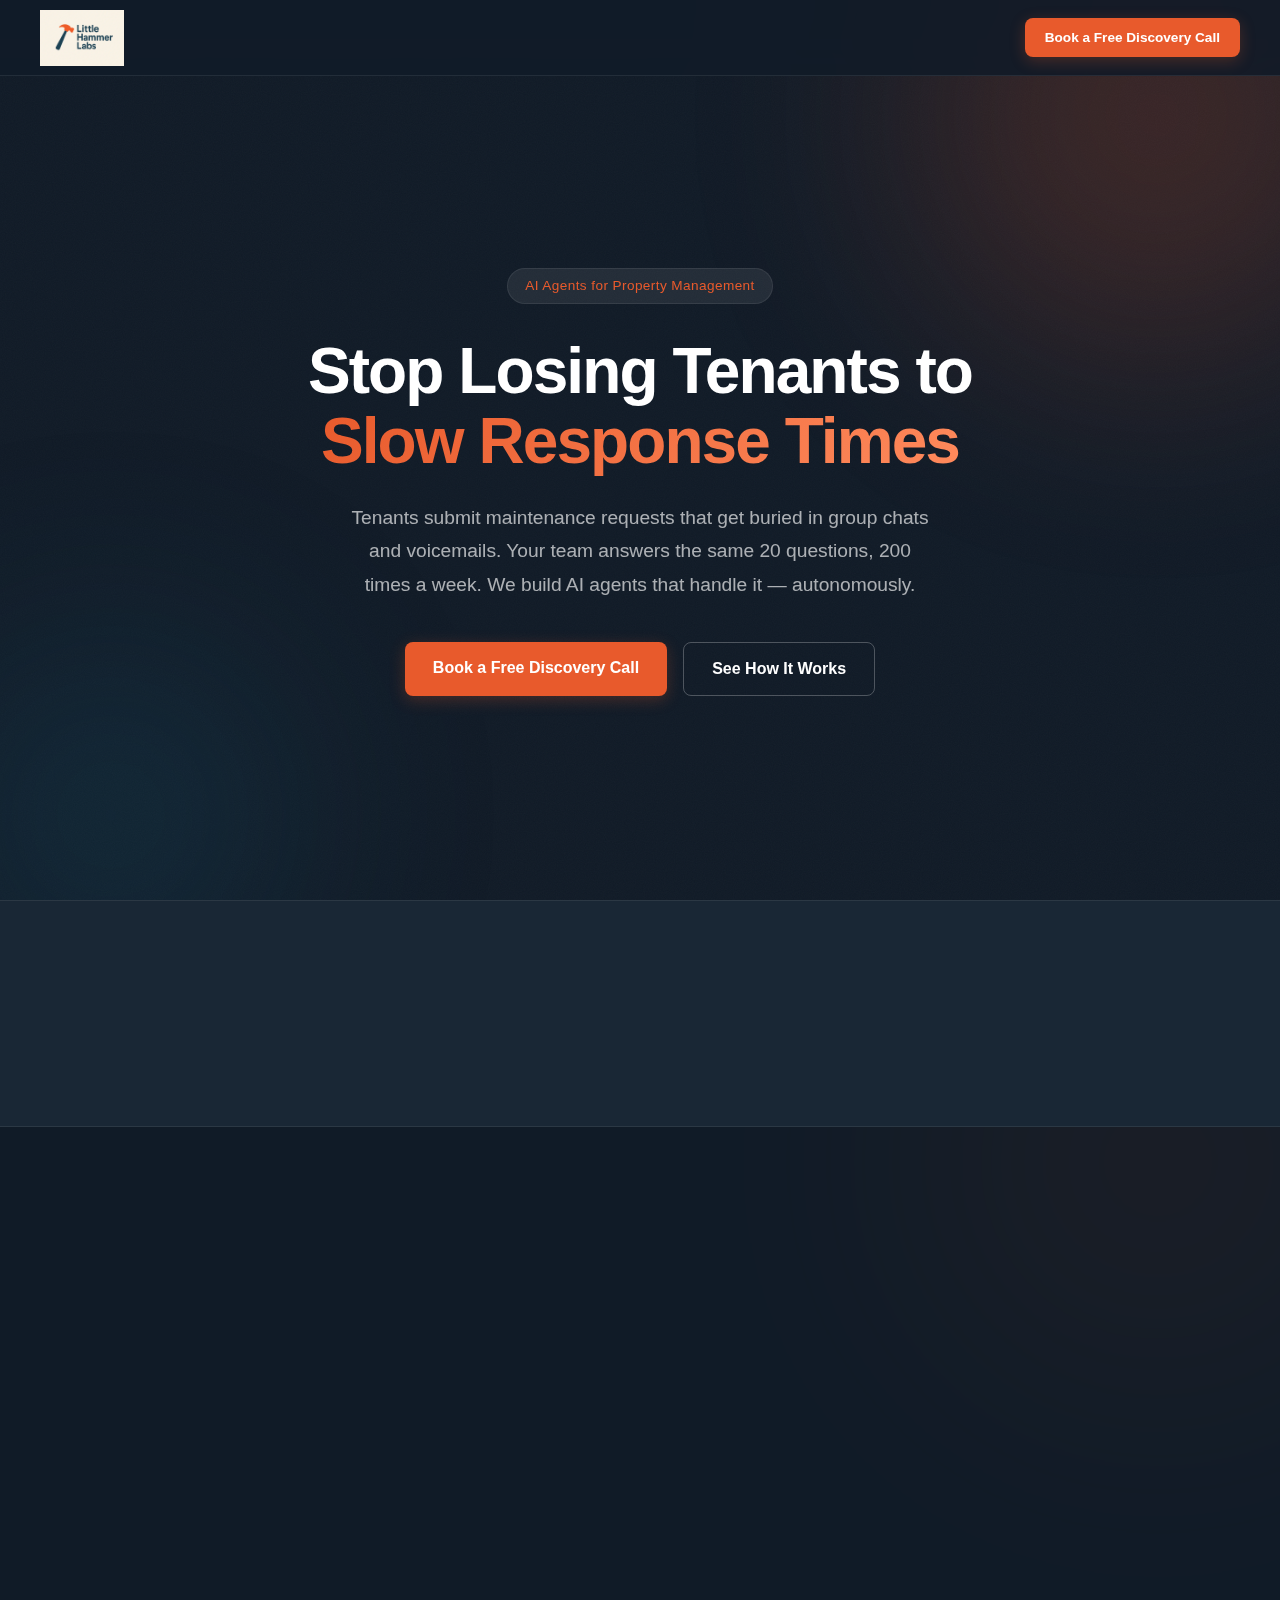
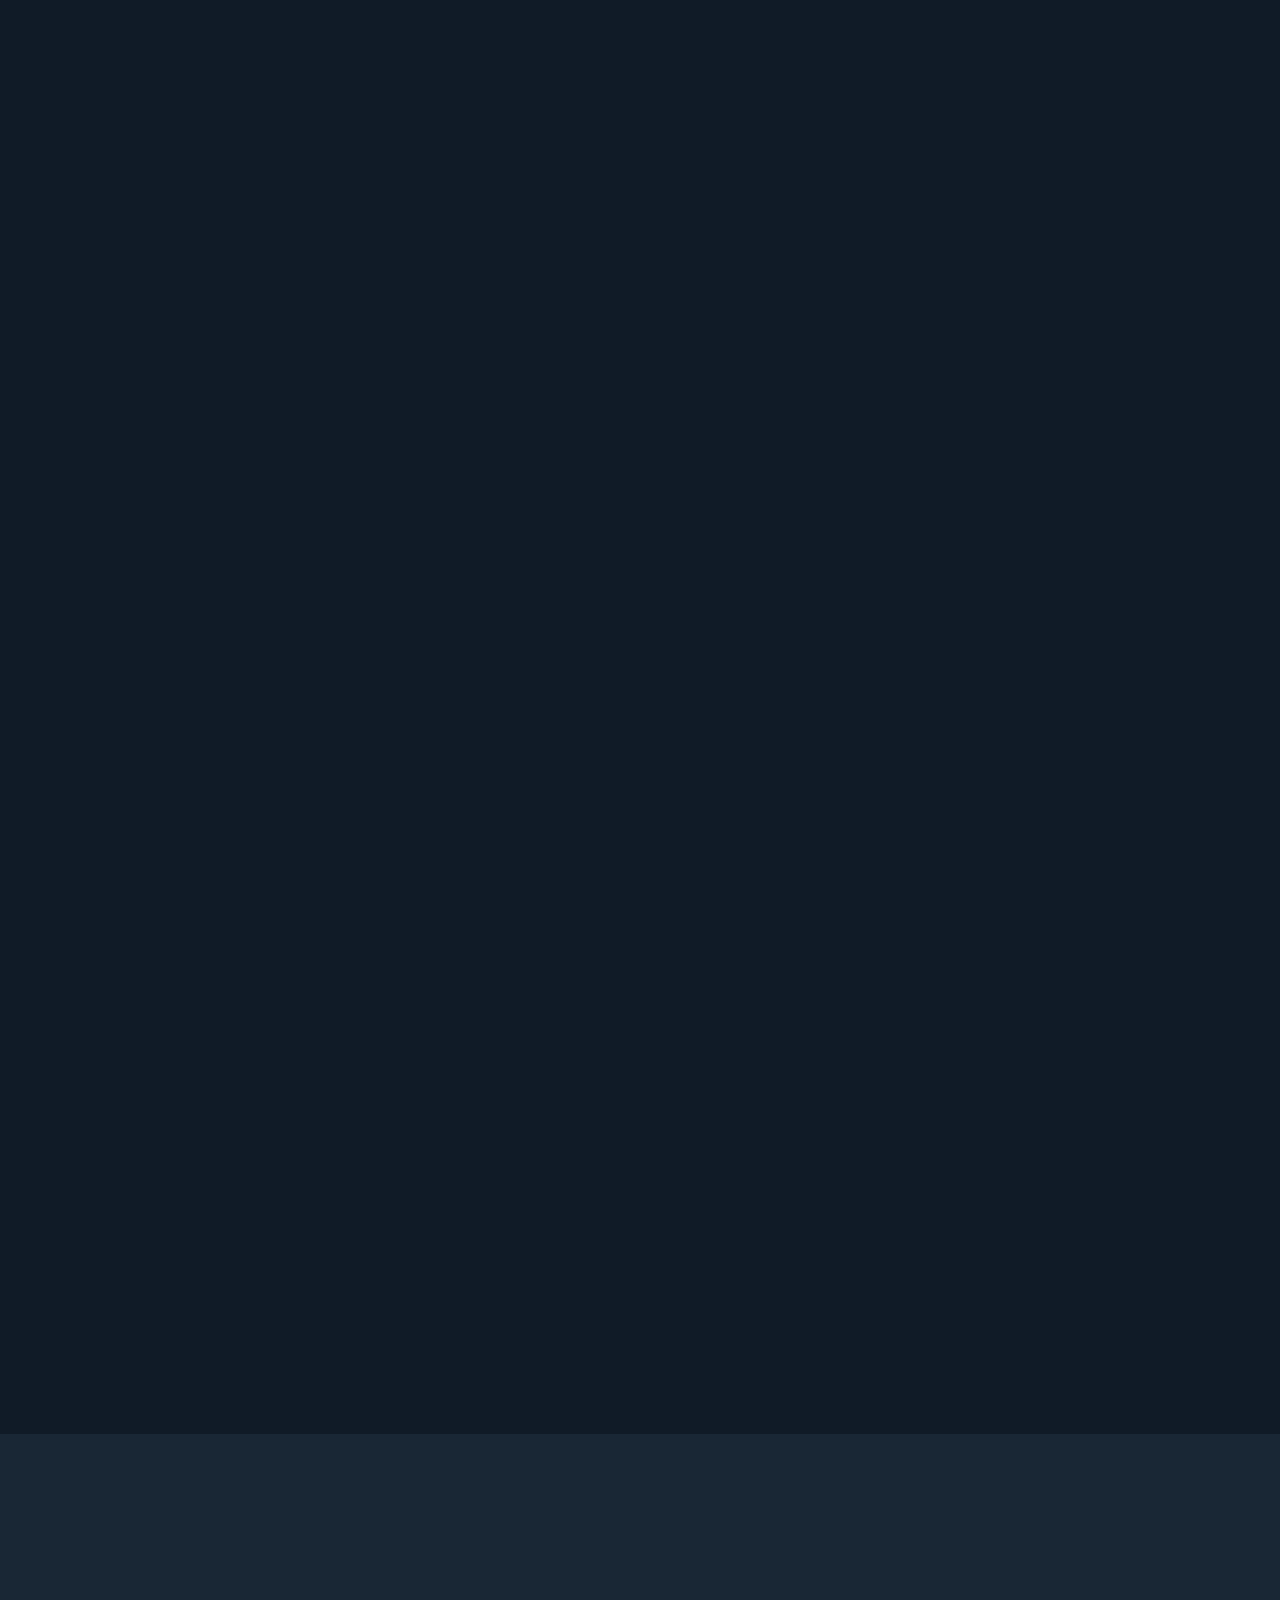
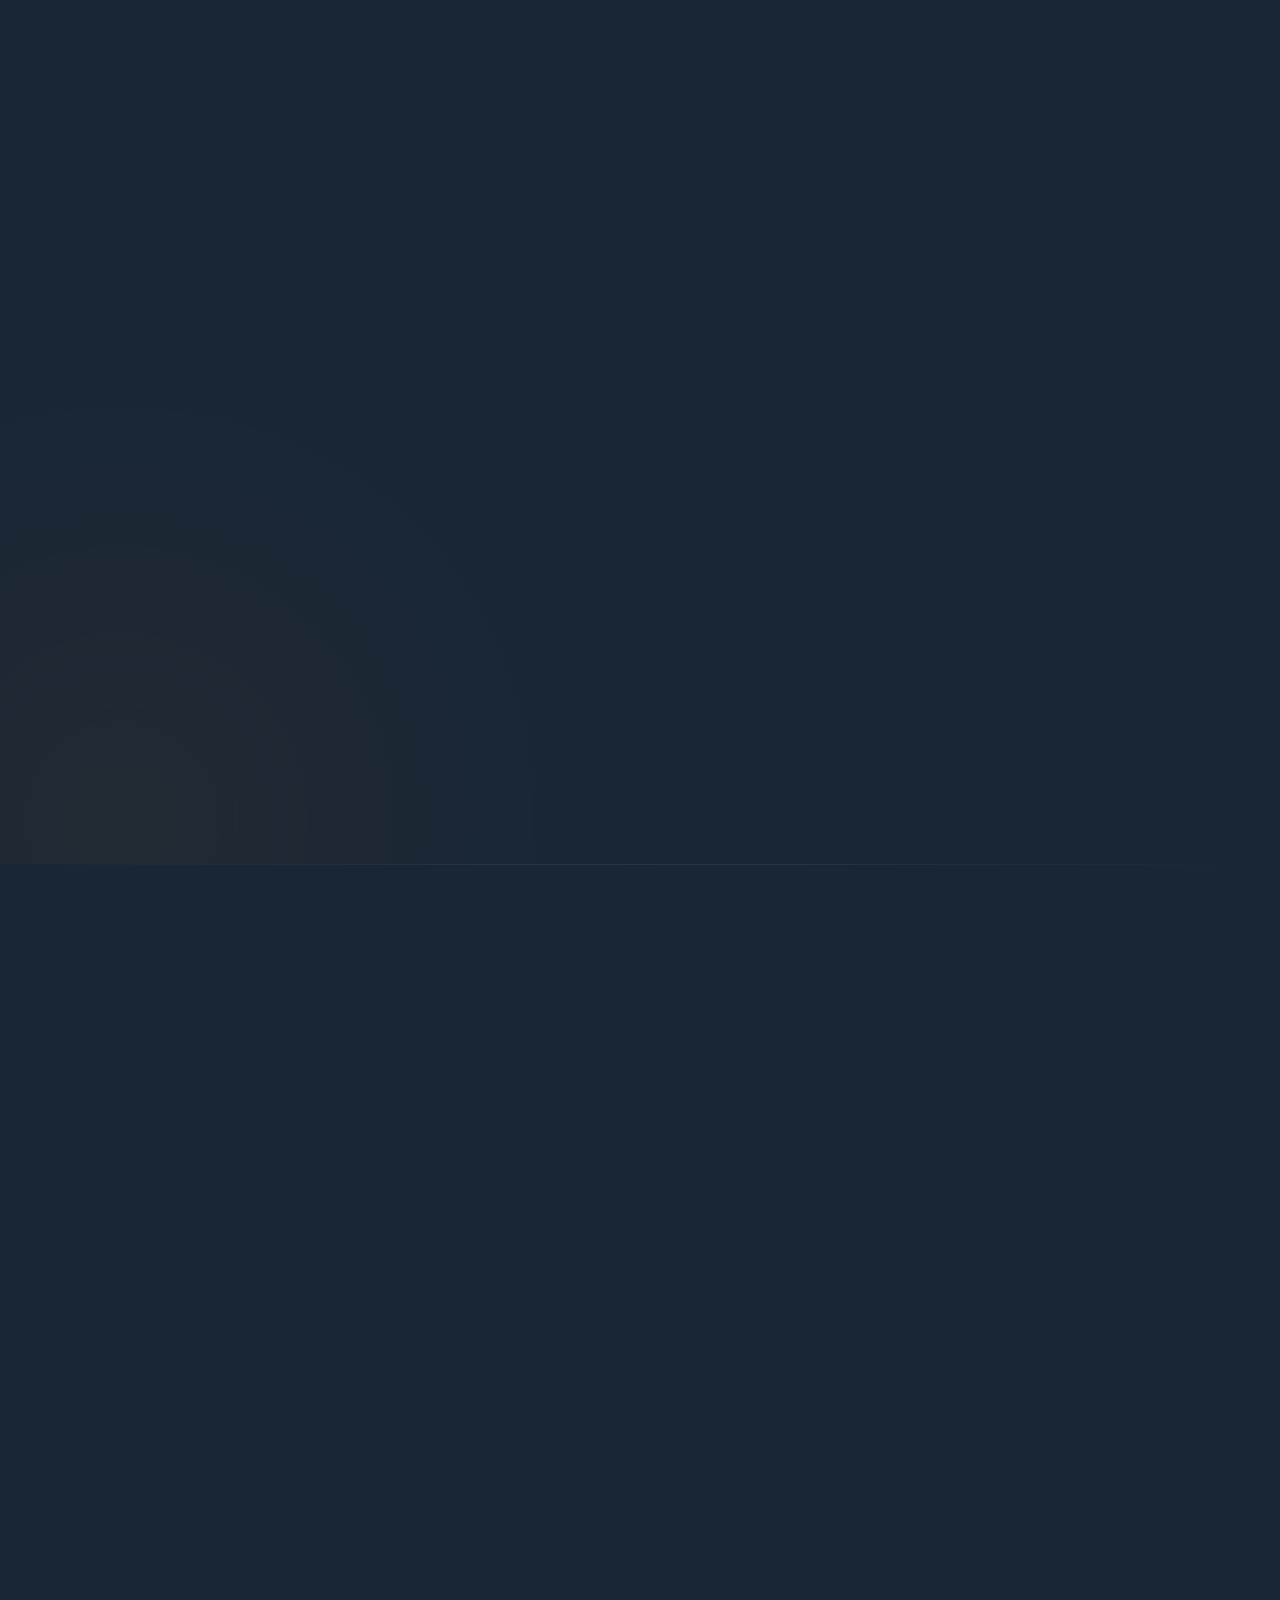
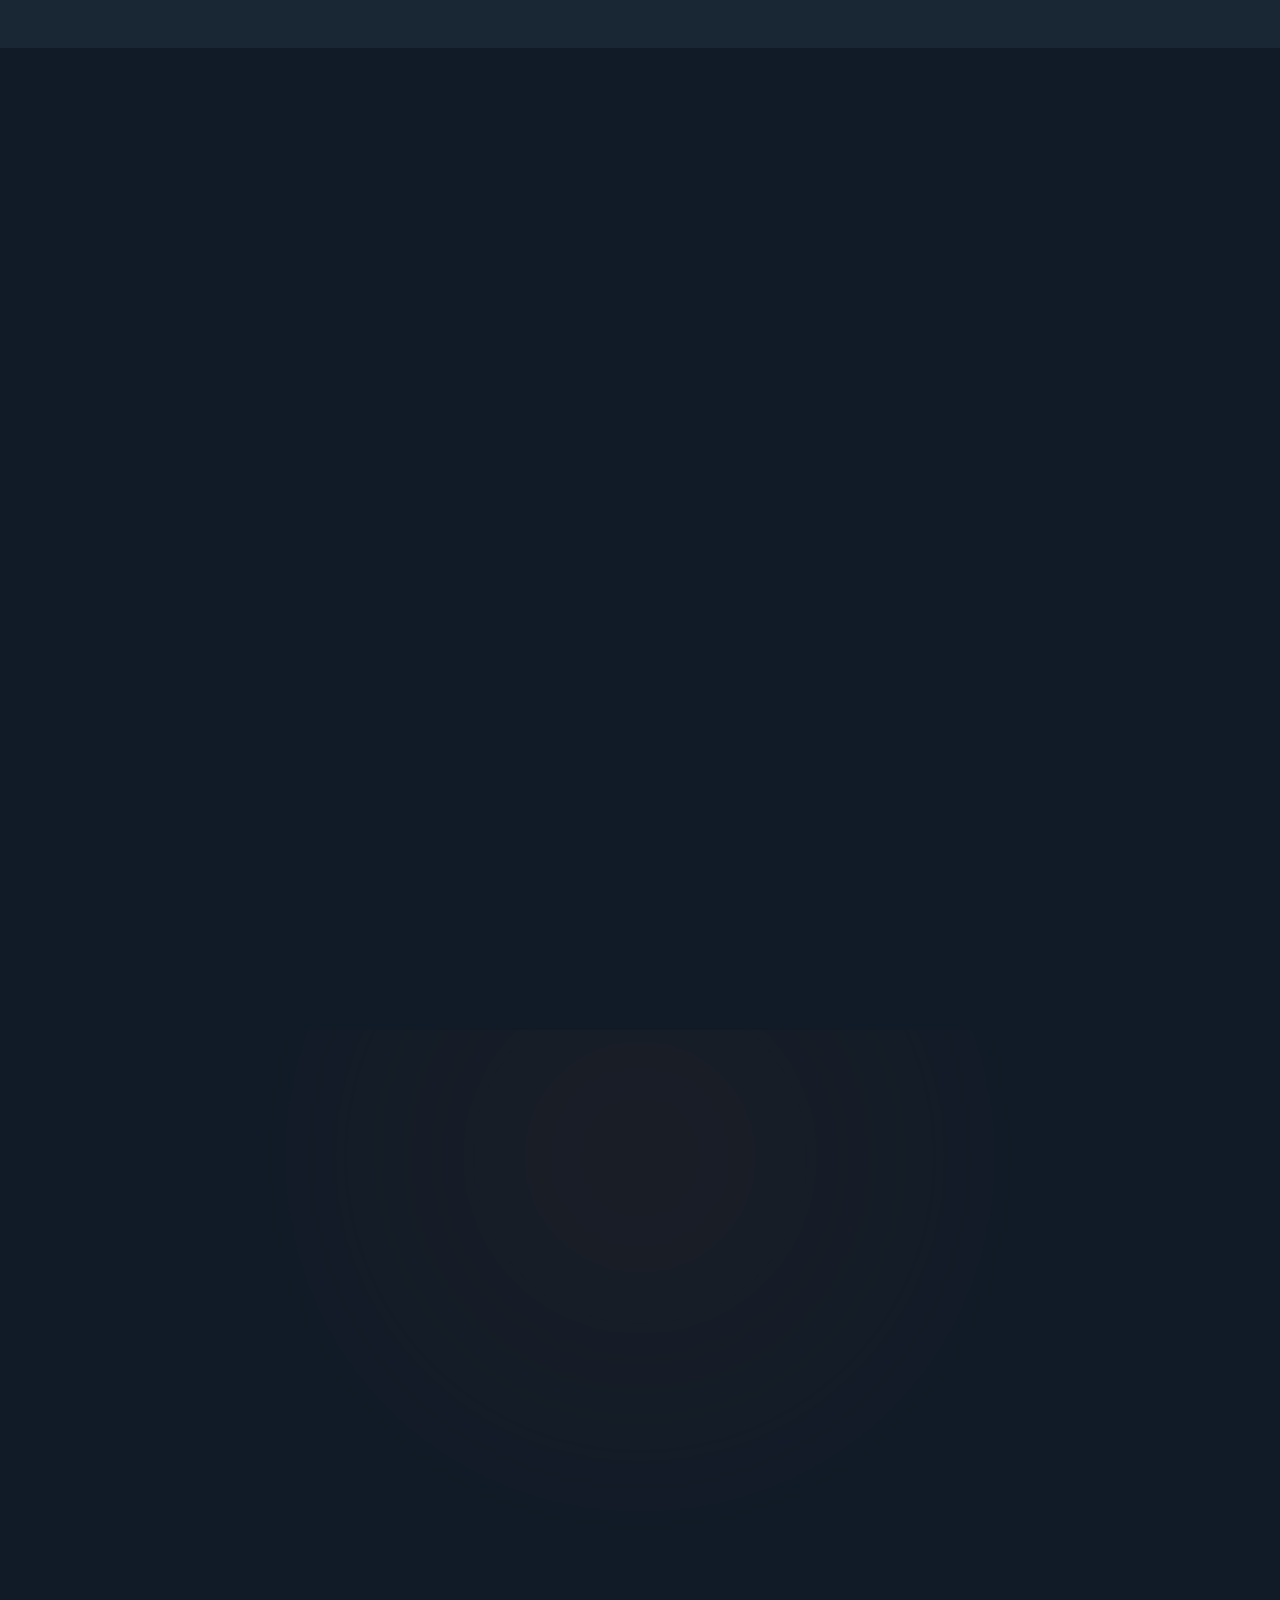
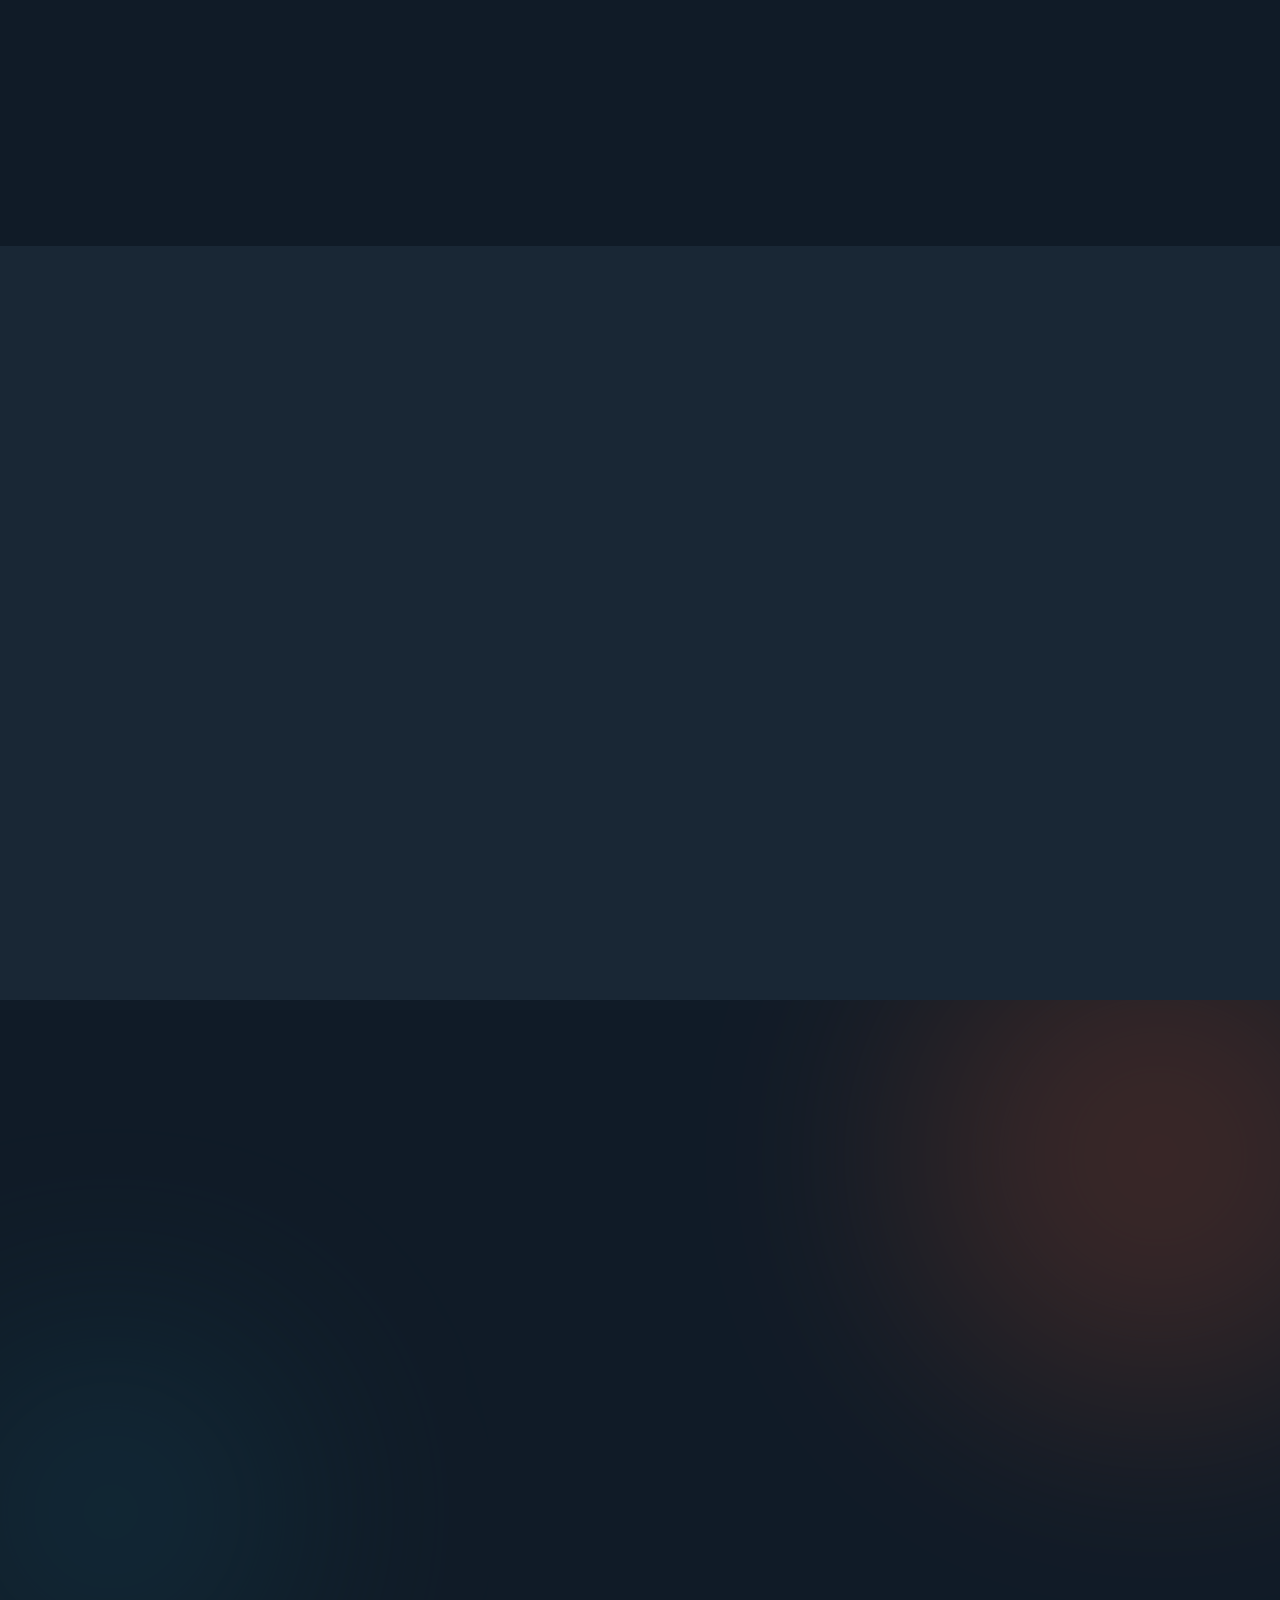
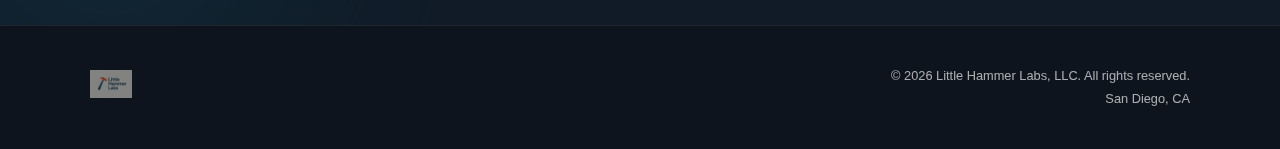
<file: for-property-managers.html>
<!DOCTYPE html>
<html lang="en">
<head>
  <meta charset="UTF-8" />
  <meta name="viewport" content="width=device-width, initial-scale=1.0, minimum-scale=1.0" />

  <!-- Primary Meta Tags -->
  <title>AI Agents for Property Management | Little Hammer Labs</title>
  <meta name="title" content="AI Agents for Property Management | Little Hammer Labs" />
  <meta name="description" content="AI agents that handle tenant maintenance requests, communication, and lease processing — 24/7, on your infrastructure. Built for San Diego property managers." />
  <meta name="keywords" content="AI property management, property management automation, tenant communication AI, maintenance request automation, San Diego property management, AI agents" />
  <meta name="author" content="Little Hammer Labs, LLC" />
  <meta name="robots" content="index, follow" />

  <!-- Open Graph / Facebook -->
  <meta property="og:type" content="website" />
  <meta property="og:url" content="https://littlehammerlabs.com/for-property-managers" />
  <meta property="og:title" content="AI Agents for Property Management | Little Hammer Labs" />
  <meta property="og:description" content="AI agents that handle tenant maintenance requests, communication, and lease processing — 24/7, on your infrastructure. Built for San Diego property managers." />
  <meta property="og:image" content="https://littlehammerlabs.com/assets/images/lhlfull.png" />
  <meta property="og:image:width" content="1200" />
  <meta property="og:image:height" content="630" />
  <meta property="og:image:alt" content="Little Hammer Labs — AI Agents for Property Management" />
  <meta property="og:site_name" content="Little Hammer Labs" />
  <meta property="og:locale" content="en_US" />
  <meta property="og:image:type" content="image/png" />

  <!-- Twitter -->
  <meta property="twitter:card" content="summary_large_image" />
  <meta property="twitter:url" content="https://littlehammerlabs.com/for-property-managers" />
  <meta property="twitter:title" content="AI Agents for Property Management | Little Hammer Labs" />
  <meta property="twitter:description" content="AI agents that handle tenant maintenance requests, communication, and lease processing — 24/7, on your infrastructure. Built for San Diego property managers." />
  <meta property="twitter:image" content="https://littlehammerlabs.com/assets/images/lhlfull.png" />
  <meta property="twitter:image:alt" content="Little Hammer Labs — AI Agents for Property Management" />
  <meta name="twitter:domain" content="littlehammerlabs.com" />

  <!-- Theme & Mobile -->
  <meta name="theme-color" content="#e85a2c" />
  <meta name="msapplication-TileColor" content="#e85a2c" />
  <link rel="canonical" href="https://littlehammerlabs.com/for-property-managers" />
  <meta name="mobile-web-app-capable" content="yes" />
  <meta name="apple-mobile-web-app-capable" content="yes" />
  <meta name="apple-mobile-web-app-status-bar-style" content="default" />
  <meta name="apple-mobile-web-app-title" content="Little Hammer Labs" />

  <!-- Favicons -->
  <link rel="icon" type="image/x-icon" href="assets/favicons/favicon-png/favicon.ico" />
  <link rel="icon" type="image/png" sizes="16x16" href="assets/favicons/favicon-png/favicon-16x16.png" />
  <link rel="icon" type="image/png" sizes="32x32" href="assets/favicons/favicon-png/favicon-32x32.png" />
  <link rel="icon" type="image/webp" sizes="32x32" href="assets/favicons/favicon-webp/favicon-32x32.webp" />
  <link rel="apple-touch-icon" sizes="180x180" href="assets/favicons/favicon-png/apple-touch-icon.png" />
  <link rel="icon" type="image/png" sizes="192x192" href="assets/favicons/favicon-png/android-chrome-192x192.png" />
  <link rel="manifest" href="manifest.json" />

  <!-- Preload -->
  <link rel="preload" href="styles.css" as="style" />
  <link rel="preload" href="assets/images/lhlfull.webp" as="image" />

  <!-- Styles -->
  <link rel="stylesheet" href="styles.css" />

  <!-- DNS Prefetch -->
  <link rel="dns-prefetch" href="//www.googletagmanager.com" />

  <!-- Security -->
  <meta http-equiv="X-Content-Type-Options" content="nosniff" />
  <meta http-equiv="X-Frame-Options" content="DENY" />
  <meta http-equiv="Referrer-Policy" content="strict-origin-when-cross-origin" />

  <!-- Google Analytics 4 -->
  <script async src="https://www.googletagmanager.com/gtag/js?id=G-XXXXXXXXXX"></script>
  <script>
    window.dataLayer = window.dataLayer || [];
    function gtag(){dataLayer.push(arguments);}
    gtag('js', new Date());
    gtag('config', 'G-XXXXXXXXXX');
  </script>

  <!-- Structured Data: Organization -->
  <script type="application/ld+json">
  {
    "@context": "https://schema.org",
    "@type": "Organization",
    "name": "Little Hammer Labs",
    "url": "https://littlehammerlabs.com",
    "logo": "https://littlehammerlabs.com/assets/images/lhlfull.png",
    "description": "AI consultancy specializing in Agentic Ops — custom autonomous agents for property management workflows.",
    "areaServed": "San Diego, CA",
    "contactPoint": {
      "@type": "ContactPoint",
      "email": "contact@littlehammerlabs.com",
      "contactType": "sales"
    }
  }
  </script>

  <!-- Structured Data: LocalBusiness -->
  <script type="application/ld+json">
  {
    "@context": "https://schema.org",
    "@type": "LocalBusiness",
    "name": "Little Hammer Labs",
    "description": "AI agents for property management — maintenance requests, tenant communication, and lease processing automation.",
    "url": "https://littlehammerlabs.com/for-property-managers",
    "logo": "https://littlehammerlabs.com/assets/images/lhlfull.png",
    "email": "contact@littlehammerlabs.com",
    "address": {
      "@type": "PostalAddress",
      "addressLocality": "San Diego",
      "addressRegion": "CA",
      "addressCountry": "US"
    },
    "areaServed": {
      "@type": "City",
      "name": "San Diego"
    },
    "priceRange": "$$",
    "serviceType": ["AI Property Management", "Maintenance Request Automation", "Tenant Communication AI", "Lease Processing Automation"]
  }
  </script>

  <!-- Structured Data: Service -->
  <script type="application/ld+json">
  {
    "@context": "https://schema.org",
    "@type": "Service",
    "name": "AI Agents for Property Management",
    "description": "Autonomous AI agents that handle tenant maintenance requests, communication, and lease processing for property management companies.",
    "provider": {
      "@type": "Organization",
      "name": "Little Hammer Labs",
      "url": "https://littlehammerlabs.com"
    },
    "areaServed": {
      "@type": "City",
      "name": "San Diego"
    },
    "serviceType": "AI Property Management Automation"
  }
  </script>
</head>
<body class="pm-page">

  <!-- Animated Background Layer -->
  <div class="bg-layer" aria-hidden="true">
    <div class="bg-orb bg-orb-1"></div>
    <div class="bg-orb bg-orb-2"></div>
    <div class="bg-orb bg-orb-3"></div>
    <div class="bg-orb bg-orb-4"></div>
    <div class="bg-orb bg-orb-5"></div>
    <div class="bg-grain"></div>
  </div>

  <!-- Navigation -->
  <nav class="nav">
    <div class="nav-inner">
      <a href="/" class="nav-logo">
        <img src="assets/images/lhlfull.webp" alt="Little Hammer Labs" />
      </a>
      <div class="nav-links">
        <a href="https://cal.com/max-lhl/30min" class="btn btn-primary btn-sm">Book a Free Discovery Call</a>
      </div>
    </div>
  </nav>

  <!-- Hero -->
  <section class="hero">
    <div class="hero-bg">
      <div class="hero-glow hero-glow-1"></div>
      <div class="hero-glow hero-glow-2"></div>
    </div>
    <div class="hero-inner">
      <div class="hero-badge reveal">AI Agents for Property Management</div>
      <h1 class="hero-headline reveal">Stop Losing Tenants to<br /><span class="gradient-text">Slow Response Times</span></h1>
      <p class="hero-sub reveal">Tenants submit maintenance requests that get buried in group chats and voicemails. Your team answers the same 20 questions, 200 times a week. We build AI agents that handle it — autonomously.</p>
      <div class="hero-actions reveal">
        <a href="https://cal.com/max-lhl/30min" class="btn btn-primary">Book a Free Discovery Call</a>
        <a href="#scenario" class="btn btn-outline">See How It Works</a>
      </div>
    </div>
  </section>

  <!-- Stats Bar -->
  <section class="stats-bar">
    <div class="section-inner">
      <div class="stats-grid">
        <div class="stat reveal">
          <div class="stat-number">60%</div>
          <div class="stat-label">reduction in response time with AI tenant communication</div>
        </div>
        <div class="stat reveal">
          <div class="stat-number">24/7</div>
          <div class="stat-label">AI agents handle maintenance requests around the clock — no overtime</div>
        </div>
        <div class="stat reveal">
          <div class="stat-number">$2-5</div>
          <div class="stat-label">per unit/month — less than one hour of staff time</div>
        </div>
      </div>
    </div>
  </section>

  <!-- Scenario Playbook -->
  <section class="scenario has-accent" id="scenario">
    <div class="section-inner">
      <div class="section-label reveal">See the Difference</div>
      <h2 class="section-heading reveal">Saturday 2:17 AM — A Tenant Reports a Broken AC</h2>
      <p class="section-sub reveal">Here's what happens with and without an AI agent.</p>
      <div class="scenario-grid">
        <div class="scenario-card scenario-without reveal">
          <div class="scenario-header">
            <span class="scenario-badge scenario-badge-old">Without AI Agent</span>
          </div>
          <ol class="scenario-steps">
            <li>Tenant texts the office emergency line</li>
            <li>Message sits in a group chat — nobody checks until Monday</li>
            <li>Monday morning: buried under weekend messages</li>
            <li>Someone reads it, calls the tenant back (who's now frustrated)</li>
            <li>Calls the HVAC vendor, leaves a voicemail</li>
            <li>Vendor calls back Tuesday, schedules for Wednesday</li>
            <li>Tenant has been without AC for <strong>5 days</strong></li>
            <li>They're already writing a 1-star review</li>
          </ol>
          <div class="scenario-result scenario-result-bad">
            Result: 5 days. Angry tenant. Bad review. Potential lease non-renewal.
          </div>
        </div>
        <div class="scenario-card scenario-with reveal">
          <div class="scenario-header">
            <span class="scenario-badge scenario-badge-new">With AI Agent</span>
          </div>
          <ol class="scenario-steps">
            <li>Tenant texts the office emergency line</li>
            <li>AI agent picks it up in <strong>under 30 seconds</strong></li>
            <li>Agent classifies it as HVAC — urgent (summer, 95F forecast)</li>
            <li>Creates a work order in your system automatically</li>
            <li>Texts your preferred HVAC vendor with unit details and access instructions</li>
            <li>Confirms with the tenant: "Got it — HVAC tech scheduled for tomorrow morning"</li>
            <li>Follows up with tenant after repair: "Is your AC working now?"</li>
            <li>Logs everything — work order, vendor, cost, resolution time</li>
          </ol>
          <div class="scenario-result scenario-result-good">
            Result: Under 1 hour to acknowledge, next-day repair. Happy tenant. Retained lease.
          </div>
        </div>
      </div>
    </div>
  </section>

  <!-- Services: What We Automate -->
  <section class="services" id="services">
    <div class="section-inner">
      <div class="section-label reveal">What We Automate</div>
      <h2 class="section-heading reveal">AI Agents Built for Property Management</h2>
      <p class="section-sub reveal">Not chatbots. Autonomous agents that take action inside your systems.</p>
      <div class="card-grid">
        <div class="card reveal">
          <div class="card-icon-wrap">
            <svg class="card-icon" viewBox="0 0 24 24" fill="none" stroke="currentColor" stroke-width="1.5" stroke-linecap="round" stroke-linejoin="round">
              <path d="M14.7 6.3a1 1 0 0 0 0 1.4l1.6 1.6a1 1 0 0 0 1.4 0l3.77-3.77a6 6 0 0 1-7.94 7.94l-6.91 6.91a2.12 2.12 0 0 1-3-3l6.91-6.91a6 6 0 0 1 7.94-7.94l-3.76 3.76z"/>
            </svg>
          </div>
          <h3 class="card-title">Maintenance Request Handling</h3>
          <p class="card-text">Tenants text, email, or call — your AI agent triages the request, creates a work order, dispatches the right vendor, and keeps the tenant updated. No human touches it unless they need to.</p>
        </div>
        <div class="card reveal">
          <div class="card-icon-wrap">
            <svg class="card-icon" viewBox="0 0 24 24" fill="none" stroke="currentColor" stroke-width="1.5" stroke-linecap="round" stroke-linejoin="round">
              <path d="M21 15a2 2 0 0 1-2 2H7l-4 4V5a2 2 0 0 1 2-2h14a2 2 0 0 1 2 2z"/>
            </svg>
          </div>
          <h3 class="card-title">Tenant Communication</h3>
          <p class="card-text">Common questions about lease terms, rent payments, move-in procedures, parking, and amenities — answered instantly, 24/7, in your brand voice. Escalates to a human when it matters.</p>
        </div>
        <div class="card reveal">
          <div class="card-icon-wrap">
            <svg class="card-icon" viewBox="0 0 24 24" fill="none" stroke="currentColor" stroke-width="1.5" stroke-linecap="round" stroke-linejoin="round">
              <path d="M14 2H6a2 2 0 0 0-2 2v16a2 2 0 0 0 2 2h12a2 2 0 0 0 2-2V8z"/><polyline points="14 2 14 8 20 8"/><line x1="16" y1="13" x2="8" y2="13"/><line x1="16" y1="17" x2="8" y2="17"/><polyline points="10 9 9 9 8 9"/>
            </svg>
          </div>
          <h3 class="card-title">Lease & Document Processing</h3>
          <p class="card-text">Renewal reminders, application screening, move-in/out checklists, and compliance documentation — handled by agents that know your properties and your process.</p>
        </div>
      </div>
    </div>
  </section>

  <!-- How It Works -->
  <section class="process has-accent" id="how-it-works">
    <div class="section-inner">
      <div class="section-label reveal">How It Works</div>
      <h2 class="section-heading reveal">From First Call to Deployed Agent</h2>
      <p class="section-sub reveal">A clear, low-risk process designed to prove value before you commit.</p>
      <div class="process-grid">
        <div class="process-step reveal">
          <div class="process-number">1</div>
          <div class="process-content">
            <h3 class="process-title">Discovery</h3>
            <p class="process-text">Free 30-minute call. We audit your maintenance and tenant communication workflows and identify the single highest-ROI automation.</p>
            <span class="process-detail">Free &middot; No obligation</span>
          </div>
        </div>
        <div class="process-connector reveal"></div>
        <div class="process-step reveal">
          <div class="process-number">2</div>
          <div class="process-content">
            <h3 class="process-title">Pilot</h3>
            <p class="process-text">We build one agent for one workflow in 2-4 weeks. You see it handling real tenant requests in your environment before committing further.</p>
            <span class="process-detail">2-4 weeks &middot; One workflow</span>
          </div>
        </div>
        <div class="process-connector reveal"></div>
        <div class="process-step reveal">
          <div class="process-number">3</div>
          <div class="process-content">
            <h3 class="process-title">Deploy</h3>
            <p class="process-text">Production deployment with monitoring, testing, and staff training. Your team learns when to let the agent handle it and when to step in.</p>
            <span class="process-detail">Full integration &middot; Staff training</span>
          </div>
        </div>
        <div class="process-connector reveal"></div>
        <div class="process-step reveal">
          <div class="process-number">4</div>
          <div class="process-content">
            <h3 class="process-title">Optimize & Expand</h3>
            <p class="process-text">Add more workflows: tenant comms, lease processing, vendor coordination. Monthly performance reports so you see the ROI.</p>
            <span class="process-detail">Continuous improvement</span>
          </div>
        </div>
      </div>
    </div>
  </section>

  <!-- Differentiators -->
  <section class="diff" id="approach">
    <div class="section-inner">
      <div class="section-label reveal">Our Approach</div>
      <h2 class="section-heading reveal">Why Little Hammer Labs</h2>
      <div class="diff-grid">
        <div class="diff-item reveal">
          <div class="diff-number">01</div>
          <h3 class="diff-title">Your Data Stays Yours</h3>
          <p class="diff-text">Tenant PII, lease documents, payment records — we can deploy AI that runs on your infrastructure so sensitive data never touches a public API.</p>
        </div>
        <div class="diff-item reveal">
          <div class="diff-number">02</div>
          <h3 class="diff-title">Built for Property Management</h3>
          <p class="diff-text">We don't sell generic chatbots. Our agents understand maintenance categories, vendor dispatch workflows, lease timelines, and tenant communication patterns.</p>
        </div>
        <div class="diff-item reveal">
          <div class="diff-number">03</div>
          <h3 class="diff-title">Works With Your Tools</h3>
          <p class="diff-text">AppFolio, Buildium, Rent Manager, Google Workspace, phone systems — our agents plug into what you already use.</p>
        </div>
        <div class="diff-item reveal">
          <div class="diff-number">04</div>
          <h3 class="diff-title">You Stay In Control</h3>
          <p class="diff-text">Every agent action can be reviewed, overridden, or escalated by your team. AI handles the volume; your people handle the judgment calls.</p>
        </div>
      </div>
    </div>
  </section>

  <!-- Pricing -->
  <section class="pricing" id="pricing">
    <div class="section-inner">
      <div class="section-label reveal">Pricing</div>
      <h2 class="section-heading reveal">Simple, Per-Unit Pricing</h2>
      <p class="section-sub reveal">No setup fees for founding partners. Cancel anytime.</p>
      <div class="pricing-grid">
        <div class="pricing-card reveal">
          <div class="pricing-tier">Starter</div>
          <div class="pricing-units">Up to 50 units</div>
          <div class="pricing-price">$3<span class="pricing-unit">/unit/mo</span></div>
          <ul class="pricing-features">
            <li>Maintenance request agent</li>
            <li>Email & SMS intake</li>
            <li>Work order creation</li>
            <li>Tenant confirmations</li>
          </ul>
          <a href="https://cal.com/max-lhl/30min" class="btn btn-outline pricing-cta">Book a Call</a>
        </div>
        <div class="pricing-card pricing-card-featured reveal">
          <div class="pricing-tier">Professional</div>
          <div class="pricing-units">50 - 200 units</div>
          <div class="pricing-price">$4<span class="pricing-unit">/unit/mo</span></div>
          <ul class="pricing-features">
            <li>Everything in Starter</li>
            <li>Tenant FAQ agent</li>
            <li>Vendor dispatch automation</li>
            <li>Monthly reporting</li>
          </ul>
          <a href="https://cal.com/max-lhl/30min" class="btn btn-primary pricing-cta">Book a Call</a>
        </div>
        <div class="pricing-card reveal">
          <div class="pricing-tier">Enterprise</div>
          <div class="pricing-units">200+ units</div>
          <div class="pricing-price">Custom</div>
          <ul class="pricing-features">
            <li>Everything in Professional</li>
            <li>Lease processing</li>
            <li>Custom integrations</li>
            <li>Dedicated support</li>
          </ul>
          <a href="https://cal.com/max-lhl/30min" class="btn btn-outline pricing-cta">Book a Call</a>
        </div>
      </div>
      <p class="pricing-note reveal">Not sure which tier? Start with a free 30-minute discovery call — we'll tell you exactly which workflows to automate first.</p>
    </div>
  </section>

  <!-- Founding Partner Program -->
  <section class="partner has-accent" id="partner">
    <div class="section-inner">
      <div class="partner-card reveal">
        <div class="partner-badge">Limited Availability</div>
        <h2 class="partner-heading">Founding Partner Program</h2>
        <p class="partner-text">We're selecting a small number of San Diego property management companies for our founding partner program — <strong>priority pricing, hands-on collaboration, and direct founder access</strong>.</p>
        <div class="partner-perks">
          <div class="partner-perk">
            <svg class="perk-icon" viewBox="0 0 24 24" fill="none" stroke="currentColor" stroke-width="2" stroke-linecap="round" stroke-linejoin="round"><polyline points="20 6 9 17 4 12"/></svg>
            <span>No setup fees on your first agent deployment</span>
          </div>
          <div class="partner-perk">
            <svg class="perk-icon" viewBox="0 0 24 24" fill="none" stroke="currentColor" stroke-width="2" stroke-linecap="round" stroke-linejoin="round"><polyline points="20 6 9 17 4 12"/></svg>
            <span>Direct access to our engineering team</span>
          </div>
          <div class="partner-perk">
            <svg class="perk-icon" viewBox="0 0 24 24" fill="none" stroke="currentColor" stroke-width="2" stroke-linecap="round" stroke-linejoin="round"><polyline points="20 6 9 17 4 12"/></svg>
            <span>Shape the product roadmap with your feedback</span>
          </div>
        </div>
        <p class="partner-ask">In exchange, we ask for a testimonial and case study after deployment.</p>
        <a href="https://cal.com/max-lhl/30min" class="btn btn-primary">Apply for Founding Partner Program</a>
      </div>
    </div>
  </section>

  <!-- Founder -->
  <section class="founder" id="about">
    <div class="section-inner">
      <div class="section-label reveal">About</div>
      <h2 class="section-heading reveal">Who's Behind Little Hammer Labs</h2>
      <div class="founder-block reveal">
        <div class="founder-photo-wrap">
          <img src="assets/images/founders.jpeg" alt="Ryan and Max — Co-Founders of Little Hammer Labs" class="founder-photo" />
        </div>
        <div class="founder-bio">
          <h3 class="founder-name">Ryan &amp; Max</h3>
          <p class="founder-role">Co-Founders</p>
          <p class="founder-text">We started Little Hammer Labs because we kept seeing the same problem — businesses buried in repetitive operational work that AI could handle, but the off-the-shelf tools weren't built for their specific workflows.</p>
          <p class="founder-text">Ryan leads engineering — building the agents, infrastructure, and integrations. Max leads operations — understanding client workflows inside and out so we build agents that solve real problems, not just impressive demos.</p>
          <p class="founder-text">Based in San Diego, working with property management companies across the region.</p>
        </div>
      </div>
    </div>
  </section>

  <!-- CTA -->
  <section class="cta">
    <div class="cta-bg">
      <div class="hero-glow hero-glow-1"></div>
      <div class="hero-glow hero-glow-2"></div>
    </div>
    <div class="section-inner">
      <h2 class="cta-heading reveal">Ready to Put AI Agents<br /><span class="gradient-text">to Work on Your Properties?</span></h2>
      <p class="cta-sub reveal">Book a free 30-minute discovery call. We'll audit your workflows and identify the highest-ROI automation opportunity — no strings attached.</p>
      <a href="https://cal.com/max-lhl/30min" class="btn btn-primary btn-lg reveal">Book a Free Discovery Call</a>
      <p class="cta-email reveal"><a href="mailto:contact@littlehammerlabs.com">contact@littlehammerlabs.com</a></p>
    </div>
  </section>

  <!-- Footer -->
  <footer class="footer">
    <div class="footer-inner">
      <a href="/" class="footer-logo">
        <img src="assets/images/lhlfull.webp" alt="Little Hammer Labs" />
      </a>
      <div class="footer-meta">
        <p>&copy; 2026 Little Hammer Labs, LLC. All rights reserved.</p>
        <p class="footer-location">San Diego, CA</p>
      </div>
    </div>
  </footer>

  <!-- Scroll Reveal + Parallax -->
  <script>
    document.addEventListener('DOMContentLoaded', function () {
      // Scroll reveal
      var reveals = document.querySelectorAll('.reveal');
      var observer = new IntersectionObserver(function (entries) {
        entries.forEach(function (entry) {
          if (entry.isIntersecting) {
            entry.target.classList.add('revealed');
            observer.unobserve(entry.target);
          }
        });
      }, { threshold: 0.15 });
      reveals.forEach(function (el) { observer.observe(el); });

      // Parallax background orbs
      var orbs = document.querySelectorAll('.bg-orb');
      var ticking = false;
      window.addEventListener('scroll', function () {
        if (!ticking) {
          requestAnimationFrame(function () {
            var scrollY = window.pageYOffset;
            orbs.forEach(function (orb, i) {
              var speed = 0.02 + (i * 0.015);
              orb.style.transform = 'translateY(' + (scrollY * speed) + 'px)';
            });
            ticking = false;
          });
          ticking = true;
        }
      });
    });
  </script>

</body>
</html>
</file>
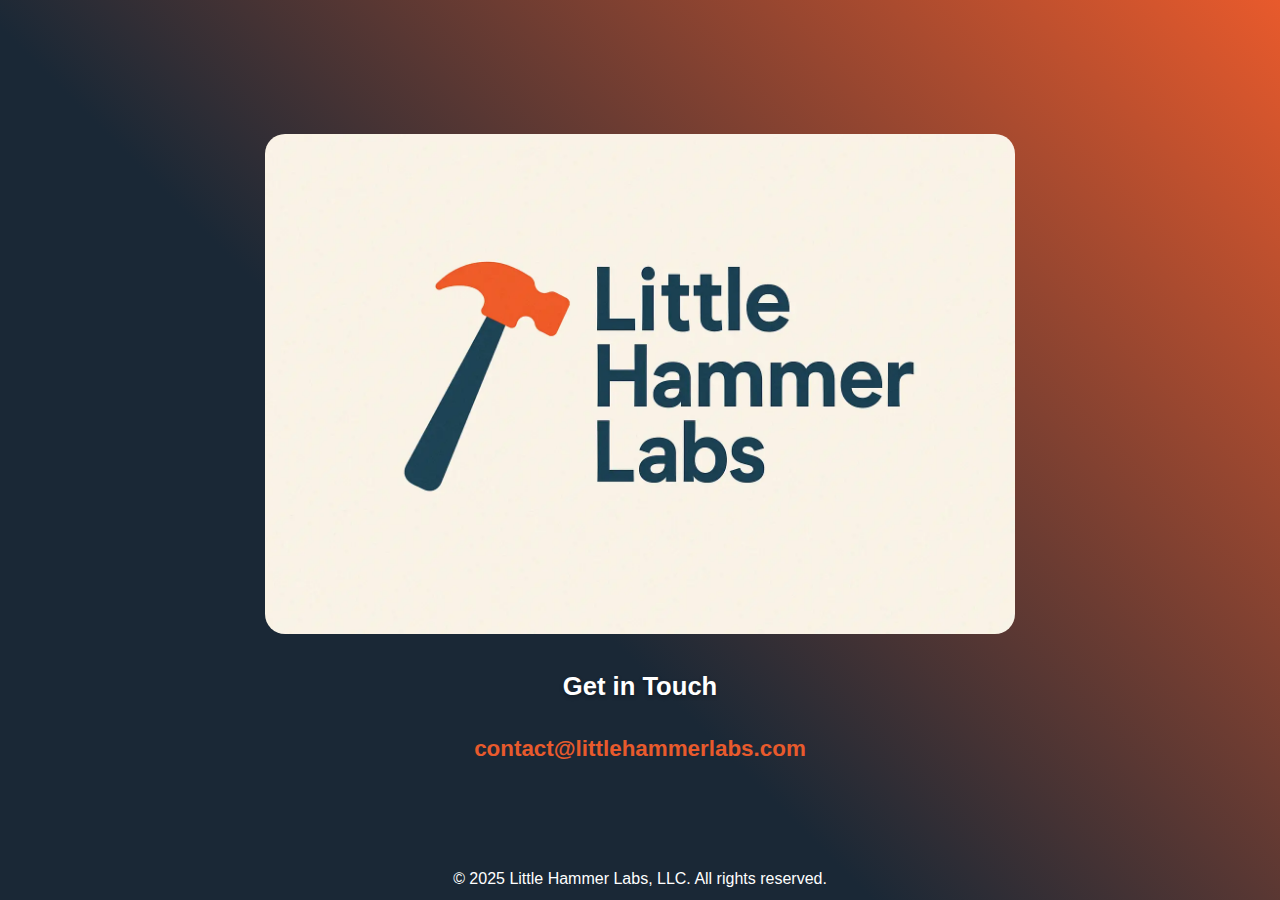
<file: logo.html>
<!DOCTYPE html>
<html lang="en">
<head>
  <meta charset="UTF-8" />
  <meta name="viewport" content="width=device-width, initial-scale=1.0" />
  
  <!-- Primary Meta Tags -->
  <title>Little Hammer Labs - Logo</title>
  <meta name="title" content="Little Hammer Labs - Logo" />
  <meta name="description" content="Little Hammer Labs LLC logo - Clean, centered display of our company branding." />
  <meta name="keywords" content="Little Hammer Labs, logo, branding, company logo, LHL" />
  <meta name="author" content="Little Hammer Labs, LLC" />
  <meta name="robots" content="index, follow" />
  
  <!-- Open Graph / Facebook -->
  <meta property="og:type" content="website" />
  <meta property="og:url" content="https://littlehammerlabs.com/logo" />
  <meta property="og:title" content="Little Hammer Labs - Logo" />
  <meta property="og:description" content="Little Hammer Labs LLC logo - Clean, centered display of our company branding." />
  <meta property="og:image" content="https://littlehammerlabs.com/assets/images/lhlfull.png" />
  <meta property="og:image:width" content="1200" />
  <meta property="og:image:height" content="630" />
  <meta property="og:image:alt" content="Little Hammer Labs, LLC Logo" />
  <meta property="og:site_name" content="Little Hammer Labs" />
  <meta property="og:locale" content="en_US" />
  <meta property="og:image:type" content="image/png" />
  <meta property="og:image:secure_url" content="https://littlehammerlabs.com/assets/images/lhlfull.png" />
  
  <!-- Additional Open Graph for better social media support -->
  <meta property="og:image:url" content="https://littlehammerlabs.com/assets/images/lhlfull.png" />
  <meta property="og:updated_time" content="2025-01-07T00:00:00Z" />
  
  <!-- Twitter -->
  <meta property="twitter:card" content="summary_large_image" />
  <meta property="twitter:url" content="https://littlehammerlabs.com/logo" />
  <meta property="twitter:title" content="Little Hammer Labs - Logo" />
  <meta property="twitter:description" content="Little Hammer Labs LLC logo - Clean, centered display of our company branding." />
  <meta property="twitter:image" content="https://littlehammerlabs.com/assets/images/lhlfull.png" />
  <meta property="twitter:image:alt" content="Little Hammer Labs, LLC Logo" />
  <meta name="twitter:image:width" content="1200" />
  <meta name="twitter:image:height" content="630" />
  
  <!-- Additional Platform Support -->
  <meta name="msapplication-TileImage" content="https://littlehammerlabs.com/assets/images/lhlfull.png" />
  <meta name="msapplication-config" content="none" />
  
  <!-- Pinterest Rich Pins -->
  <meta name="pinterest-rich-pin" content="true" />
  
  <!-- Discord and messaging app support -->
  <meta name="twitter:image:src" content="https://littlehammerlabs.com/assets/images/lhlfull.png" />
  
  <!-- Additional social media optimization -->
  <meta name="twitter:domain" content="littlehammerlabs.com" />
  <meta name="twitter:site" content="@littlehammerlabs" />
  
  <!-- Additional SEO -->
  <meta name="theme-color" content="#e85a2c" />
  <meta name="msapplication-TileColor" content="#e85a2c" />
  <link rel="canonical" href="https://littlehammerlabs.com/logo" />
  
  <!-- Mobile App Configuration -->
  <meta name="mobile-web-app-capable" content="yes" />
  <meta name="application-name" content="Little Hammer Labs" />
  <meta name="apple-mobile-web-app-capable" content="yes" />
  <meta name="apple-mobile-web-app-status-bar-style" content="default" />
  <meta name="apple-mobile-web-app-title" content="Little Hammer Labs" />
  <meta name="format-detection" content="telephone=no" />
  <meta name="apple-touch-fullscreen" content="yes" />
  
  <!-- Favicon - Multiple formats for maximum compatibility -->
  <link rel="icon" type="image/x-icon" href="assets/favicons/favicon-png/favicon.ico" />
  <link rel="shortcut icon" href="assets/favicons/favicon-png/favicon.ico" />
  
  <!-- Primary favicon for all browsers -->
  <link rel="icon" href="assets/favicons/favicon-png/favicon.ico" />
  
  <!-- PNG Favicons for maximum mobile compatibility -->
  <link rel="icon" type="image/png" sizes="16x16" href="assets/favicons/favicon-png/favicon-16x16.png" />
  <link rel="icon" type="image/png" sizes="32x32" href="assets/favicons/favicon-png/favicon-32x32.png" />
  <link rel="icon" type="image/png" sizes="48x48" href="assets/favicons/favicon-png/favicon-32x32.png" />
  <link rel="icon" type="image/png" sizes="96x96" href="assets/favicons/favicon-png/favicon-32x32.png" />
  
  <!-- WebP Favicons for modern browsers -->
  <link rel="icon" type="image/webp" sizes="16x16" href="assets/favicons/favicon-webp/favicon-16x16.webp" />
  <link rel="icon" type="image/webp" sizes="32x32" href="assets/favicons/favicon-webp/favicon-32x32.webp" />
  
  <!-- Apple Touch Icons - iOS devices (PNG for better compatibility) -->
  <link rel="apple-touch-icon" href="assets/favicons/favicon-png/apple-touch-icon.png" />
  <link rel="apple-touch-icon" sizes="180x180" href="assets/favicons/favicon-png/apple-touch-icon.png" />
  
  <!-- Android Icons - Chrome and PWA (PNG for better mobile support) -->
  <link rel="icon" type="image/png" sizes="192x192" href="assets/favicons/favicon-png/android-chrome-192x192.png" />
  <link rel="icon" type="image/png" sizes="512x512" href="assets/favicons/favicon-png/android-chrome-512x512.png" />
  
  <!-- Windows Tiles -->
  <meta name="msapplication-TileImage" content="assets/favicons/favicon-png/android-chrome-192x192.png" />
  <meta name="msapplication-TileColor" content="#e85a2c" />
  <meta name="msapplication-config" content="none" />
  
  <!-- Web App Manifest -->
  <link rel="manifest" href="manifest.json" />
  
  <!-- Preload critical resources -->
  <link rel="preload" href="styles.css" as="style" />
  <link rel="preload" href="assets/images/lhlfull.webp" as="image" />
  
  <!-- Styles -->
  <link rel="stylesheet" href="styles.css" />
  
  <!-- DNS Prefetch for external resources -->
  <link rel="dns-prefetch" href="//www.googletagmanager.com" />
  
  <!-- Security Headers -->
  <meta http-equiv="X-Content-Type-Options" content="nosniff" />
  <meta http-equiv="X-Frame-Options" content="DENY" />
  <meta http-equiv="X-XSS-Protection" content="1; mode=block" />
  <meta http-equiv="Referrer-Policy" content="strict-origin-when-cross-origin" />
  
  <!-- Google Analytics 4 -->
  <script async src="https://www.googletagmanager.com/gtag/js?id=G-Y4P4VYS9YM"></script>
  <script>
    window.dataLayer = window.dataLayer || [];
    function gtag(){dataLayer.push(arguments);}
    gtag('js', new Date());
    gtag('config', 'G-Y4P4VYS9YM');
  </script>
  
  <!-- Structured Data for Business -->
  <script type="application/ld+json">
  {
    "@context": "https://schema.org",
    "@type": "Organization",
    "name": "Little Hammer Labs",
    "url": "https://littlehammerlabs.com",
    "logo": "https://littlehammerlabs.com/assets/images/lhlfull.png",
    "description": "Little Hammer Labs LLC specializes in crafting innovative software solutions, custom development, and digital transformation services for businesses.",
    "contactPoint": {
      "@type": "ContactPoint",
      "email": "contact@littlehammerlabs.com",
      "contactType": "customer service"
    },
    "sameAs": [
      "https://littlehammerlabs.com"
    ]
  }
  </script>
</head>
<body class="logo-page">
  <div class="main-container">
    <div class="logo-content">
      <div class="logo-container">
        <img src="assets/images/lhlfull.webp" alt="Little Hammer Labs Logo" class="logo centered-logo" loading="eager">
      </div>
      
      <div class="contact-section">
        <h3 class="contact-title">Get in Touch</h3>
        <a href="mailto:contact@littlehammerlabs.com" class="contact-email">
          contact@littlehammerlabs.com
        </a>
      </div>
    </div>
  </div>
  
  <footer class="footer">
    © 2025 Little Hammer Labs, LLC. All rights reserved.
  </footer>
</body>
</html>
</file>
<file: styles.css>
/* ===== RESET & BASE ===== */
* {
  margin: 0;
  padding: 0;
  box-sizing: border-box;
}

:root {
  --orange: #e85a2c;
  --orange-hover: #d44c22;
  --orange-glow: rgba(232, 90, 44, 0.4);
  --dark: #111b27;
  --dark-mid: #1a2836;
  --dark-light: #243444;
  --white: #ffffff;
  --white-muted: rgba(255, 255, 255, 0.65);
  --white-soft: rgba(255, 255, 255, 0.08);
  --card-bg: rgba(255, 255, 255, 0.04);
  --card-border: rgba(255, 255, 255, 0.08);
  --card-border-hover: rgba(232, 90, 44, 0.3);
  --transition: cubic-bezier(0.4, 0, 0.2, 1);
  --radius: 14px;
}

html {
  scroll-behavior: smooth;
}

body {
  font-family: 'Inter', 'Segoe UI', Roboto, Helvetica, Arial, sans-serif;
  background: var(--dark);
  color: var(--white);
  line-height: 1.6;
  overflow-x: hidden;
  -webkit-font-smoothing: antialiased;
  -moz-osx-font-smoothing: grayscale;
}

/* ===== BACKGROUND LAYER ===== */
.bg-layer {
  position: fixed;
  inset: 0;
  z-index: 0;
  pointer-events: none;
  overflow: hidden;
}

/* Film grain texture */
.bg-grain {
  position: fixed;
  inset: 0;
  z-index: 1;
  pointer-events: none;
  opacity: 0.03;
  background-image: url("data:image/svg+xml,%3Csvg viewBox='0 0 256 256' xmlns='http://www.w3.org/2000/svg'%3E%3Cfilter id='noise'%3E%3CfeTurbulence type='fractalNoise' baseFrequency='0.9' numOctaves='4' stitchTiles='stitch'/%3E%3C/filter%3E%3Crect width='100%25' height='100%25' filter='url(%23noise)'/%3E%3C/svg%3E");
  background-repeat: repeat;
  background-size: 256px 256px;
}

/* Section accent — subtle static glow */
.has-accent {
  position: relative;
  overflow: hidden;
}

.has-accent::after {
  content: '';
  position: absolute;
  width: 500px;
  height: 500px;
  border-radius: 50%;
  background: var(--orange);
  filter: blur(150px);
  opacity: 0.05;
  pointer-events: none;
  z-index: 0;
}

.scenario.has-accent::after { top: -20%; right: -10%; }
.process.has-accent::after { bottom: -20%; left: -10%; }
.partner.has-accent::after { top: -15%; left: 50%; transform: translateX(-50%); }

/* Ensure all sections sit above the bg layer */
.nav, .hero, .stats-bar, .scenario, .services, .solutions, .process, .diff, .tech, .customers, .demo, .partner, .founder, .cta, .footer, .pricing {
  position: relative;
  z-index: 2;
}

/* ===== SCROLL REVEAL ===== */
.reveal {
  opacity: 0;
  transform: translateY(30px);
  transition: opacity 0.7s var(--transition), transform 0.7s var(--transition);
}

.revealed {
  opacity: 1;
  transform: translateY(0);
}

/* Stagger cards */
.card-grid .card.reveal:nth-child(2) { transition-delay: 0.1s; }
.card-grid .card.reveal:nth-child(3) { transition-delay: 0.2s; }
.diff-grid .diff-item.reveal:nth-child(2) { transition-delay: 0.1s; }
.diff-grid .diff-item.reveal:nth-child(3) { transition-delay: 0.2s; }
.diff-grid .diff-item.reveal:nth-child(4) { transition-delay: 0.3s; }
.customer-grid .customer-card.reveal:nth-child(2) { transition-delay: 0.15s; }

/* ===== GRADIENT TEXT ===== */
.gradient-text {
  background: linear-gradient(135deg, var(--orange) 0%, #ff8a5c 100%);
  -webkit-background-clip: text;
  background-clip: text;
  -webkit-text-fill-color: transparent;
}

/* ===== NAVIGATION ===== */
.nav {
  position: fixed;
  top: 0;
  left: 0;
  right: 0;
  z-index: 100;
  padding: 0.6rem 2rem;
  background: rgba(17, 27, 39, 0.92);
  backdrop-filter: blur(16px) saturate(180%);
  -webkit-backdrop-filter: blur(16px) saturate(180%);
  border-bottom: 1px solid var(--card-border);
}

.nav-inner {
  max-width: 1200px;
  margin: 0 auto;
  display: flex;
  align-items: center;
  justify-content: space-between;
}

.nav-logo img {
  height: 56px;
  width: auto;
  display: block;
}

.nav-links {
  display: flex;
  align-items: center;
  gap: 2rem;
}

.nav-link {
  color: var(--white-muted);
  text-decoration: none;
  font-size: 0.9rem;
  font-weight: 500;
  transition: color 0.3s var(--transition);
}

.nav-link:hover {
  color: var(--white);
}

/* ===== BUTTONS ===== */
.btn {
  display: inline-block;
  text-decoration: none;
  font-weight: 600;
  border-radius: 8px;
  transition: all 0.3s var(--transition);
  cursor: pointer;
  border: none;
}

.btn-primary {
  background: var(--orange);
  color: var(--white);
  padding: 0.85rem 1.75rem;
  font-size: 1rem;
  box-shadow: 0 4px 15px rgba(232, 90, 44, 0.25);
}

.btn-primary:hover {
  background: var(--orange-hover);
  transform: translateY(-2px);
  box-shadow: 0 8px 25px rgba(232, 90, 44, 0.35);
}

.btn-outline {
  background: transparent;
  color: var(--white);
  padding: 0.85rem 1.75rem;
  font-size: 1rem;
  border: 1px solid rgba(255, 255, 255, 0.25);
}

.btn-outline:hover {
  border-color: rgba(255, 255, 255, 0.5);
  background: rgba(255, 255, 255, 0.05);
  transform: translateY(-2px);
}

.btn-sm {
  padding: 0.55rem 1.25rem;
  font-size: 0.85rem;
}

.btn-lg {
  padding: 1rem 2.5rem;
  font-size: 1.15rem;
}

/* ===== HERO ===== */
.hero {
  position: relative;
  min-height: 100vh;
  display: flex;
  align-items: center;
  justify-content: center;
  padding: 8rem 2rem 4rem;
  text-align: center;
  overflow: hidden;
}

.hero-bg {
  position: absolute;
  inset: 0;
  overflow: hidden;
}



.hero-glow {
  position: absolute;
  border-radius: 50%;
  filter: blur(120px);
  opacity: 0.2;
}

.hero-glow-1 {
  width: 500px;
  height: 500px;
  background: var(--orange);
  top: -15%;
  right: -10%;
}

.hero-glow-2 {
  width: 350px;
  height: 350px;
  background: #1a6b8a;
  bottom: -10%;
  left: -5%;
}

.hero-inner {
  position: relative;
  z-index: 1;
  max-width: 850px;
  margin: 0 auto;
}

.hero-badge {
  display: inline-block;
  padding: 0.4rem 1.1rem;
  background: var(--white-soft);
  border: 1px solid var(--card-border);
  border-radius: 100px;
  font-size: 0.85rem;
  font-weight: 500;
  color: var(--orange);
  margin-bottom: 2rem;
  letter-spacing: 0.03em;
}

.hero-headline {
  font-size: 4rem;
  font-weight: 750;
  line-height: 1.1;
  margin-bottom: 1.5rem;
  letter-spacing: -0.03em;
}

.hero-sub {
  font-size: 1.2rem;
  color: var(--white-muted);
  margin-bottom: 2.5rem;
  max-width: 580px;
  margin-left: auto;
  margin-right: auto;
  line-height: 1.75;
}

.hero-actions {
  display: flex;
  gap: 1rem;
  justify-content: center;
  flex-wrap: wrap;
}

/* ===== SECTIONS ===== */
.section-inner {
  max-width: 1100px;
  margin: 0 auto;
  padding: 0 2rem;
  text-align: center;
}

.section-label {
  font-size: 0.8rem;
  font-weight: 600;
  text-transform: uppercase;
  letter-spacing: 0.15em;
  color: var(--orange);
  margin-bottom: 0.75rem;
}

.section-heading {
  font-size: 2.5rem;
  font-weight: 700;
  margin-bottom: 0.75rem;
  letter-spacing: -0.02em;
}

.section-sub {
  color: var(--white-muted);
  font-size: 1.1rem;
  margin: 0 auto 3.5rem;
  max-width: 550px;
}

/* ===== SERVICES ===== */
.services {
  padding: 7rem 0;
  background: rgba(17, 27, 39, 0.95);
}

.card-grid {
  display: grid;
  grid-template-columns: repeat(3, 1fr);
  gap: 1.5rem;
}

.card {
  background: var(--card-bg);
  border: 1px solid var(--card-border);
  border-radius: var(--radius);
  padding: 2.5rem 2rem;
  transition: all 0.4s var(--transition);
  position: relative;
  overflow: hidden;
}

.card::before {
  content: '';
  position: absolute;
  top: 0;
  left: 0;
  right: 0;
  height: 2px;
  background: linear-gradient(90deg, transparent, var(--orange), transparent);
  opacity: 0;
  transition: opacity 0.4s var(--transition);
}

.card:hover {
  background: rgba(255, 255, 255, 0.07);
  border-color: var(--card-border-hover);
  transform: translateY(-6px);
  box-shadow: 0 20px 40px rgba(0, 0, 0, 0.3), 0 0 60px rgba(232, 90, 44, 0.08);
}

.card:hover::before {
  opacity: 1;
}

.card-icon-wrap {
  width: 48px;
  height: 48px;
  display: flex;
  align-items: center;
  justify-content: center;
  background: linear-gradient(135deg, var(--orange), #ff8a5c);
  border-radius: 12px;
  margin-bottom: 1.5rem;
}

.card-icon {
  width: 24px;
  height: 24px;
  color: var(--white);
}

.card-title {
  font-size: 1.2rem;
  font-weight: 600;
  margin-bottom: 0.75rem;
}

.card-text {
  color: var(--white-muted);
  font-size: 0.95rem;
  line-height: 1.75;
}

/* ===== DIFFERENTIATORS ===== */
.diff {
  padding: 7rem 0;
  background: rgba(26, 40, 54, 0.95);
  position: relative;
  overflow: hidden;
}

.diff::before {
  content: '';
  position: absolute;
  top: 0;
  left: 0;
  right: 0;
  height: 1px;
  background: linear-gradient(90deg, transparent, var(--card-border), transparent);
}

.diff-grid {
  display: grid;
  grid-template-columns: repeat(2, 1fr);
  gap: 1.5rem;
}

.diff-item {
  padding: 2rem 2rem 2rem 2.5rem;
  border-left: 3px solid var(--card-border);
  transition: all 0.4s var(--transition);
  border-radius: 0 var(--radius) var(--radius) 0;
  text-align: left;
}

.diff-item:hover {
  border-left-color: var(--orange);
  background: rgba(232, 90, 44, 0.04);
}

.diff-number {
  font-size: 0.75rem;
  font-weight: 700;
  color: var(--orange);
  letter-spacing: 0.1em;
  margin-bottom: 0.75rem;
  font-variant-numeric: tabular-nums;
}

.diff-title {
  font-size: 1.15rem;
  font-weight: 600;
  margin-bottom: 0.6rem;
}

.diff-text {
  color: var(--white-muted);
  font-size: 0.95rem;
  line-height: 1.75;
}

/* ===== CUSTOMERS ===== */
.customers {
  padding: 7rem 0;
  background: rgba(17, 27, 39, 0.95);
}


.customer-grid {
  display: grid;
  grid-template-columns: repeat(2, 1fr);
  gap: 1.5rem;
  max-width: 900px;
  margin: 0 auto;
}

.customer-card {
  display: flex;
  flex-direction: column;
  align-items: center;
  gap: 2rem;
  padding: 2.5rem;
  background: var(--card-bg);
  border: 1px solid var(--card-border);
  border-radius: var(--radius);
  transition: all 0.4s var(--transition);
  text-align: center;
}

.customer-card:hover {
  border-color: var(--card-border-hover);
  background: rgba(255, 255, 255, 0.06);
  transform: translateY(-4px);
}

.customer-logo-wrap {
  flex-shrink: 0;
  background: rgba(255, 255, 255, 0.1);
  border-radius: 12px;
  padding: 1rem;
}

.customer-logo {
  width: 120px;
  height: auto;
  border-radius: 8px;
  object-fit: contain;
  display: block;
}

.customer-name {
  font-size: 1.2rem;
  font-weight: 600;
  margin-bottom: 0.75rem;
  color: var(--orange);
}

.customer-text {
  color: var(--white-muted);
  font-size: 0.95rem;
  line-height: 1.75;
}

.customer-link {
  display: inline-block;
  margin-top: 0.75rem;
  font-size: 0.9rem;
  font-weight: 600;
  color: var(--orange);
  text-decoration: none;
  transition: opacity 0.3s;
}

.customer-link:hover {
  opacity: 0.8;
}

/* ===== STATS BAR ===== */
.stats-bar {
  padding: 3.5rem 0;
  background: rgba(26, 40, 54, 0.95);
  border-top: 1px solid var(--card-border);
  border-bottom: 1px solid var(--card-border);
}

.stats-grid {
  display: grid;
  grid-template-columns: repeat(3, 1fr);
  gap: 2rem;
}

.stat-number {
  font-size: 2.5rem;
  font-weight: 750;
  color: var(--orange);
  letter-spacing: -0.02em;
  line-height: 1;
  margin-bottom: 0.5rem;
}

.stat-label {
  color: var(--white-muted);
  font-size: 0.9rem;
  line-height: 1.5;
  max-width: 240px;
  margin: 0 auto;
}

/* ===== SCENARIO PLAYBOOK ===== */
.scenario {
  padding: 7rem 0;
  background: rgba(17, 27, 39, 0.95);
}

.scenario-grid {
  display: grid;
  grid-template-columns: repeat(2, 1fr);
  gap: 1.5rem;
}

.scenario-card {
  border-radius: var(--radius);
  padding: 2.5rem 2rem;
  position: relative;
  overflow: hidden;
  text-align: left;
}

.scenario-without {
  background: rgba(255, 80, 80, 0.04);
  border: 1px solid rgba(255, 80, 80, 0.15);
}

.scenario-with {
  background: rgba(80, 200, 120, 0.04);
  border: 1px solid rgba(80, 200, 120, 0.15);
}

.scenario-header {
  margin-bottom: 1.5rem;
}

.scenario-badge {
  display: inline-block;
  padding: 0.35rem 1rem;
  border-radius: 100px;
  font-size: 0.8rem;
  font-weight: 600;
  letter-spacing: 0.03em;
}

.scenario-badge-old {
  background: rgba(255, 80, 80, 0.12);
  color: #ff6b6b;
}

.scenario-badge-new {
  background: rgba(80, 200, 120, 0.12);
  color: #50c878;
}

.scenario-steps {
  list-style: none;
  counter-reset: scenario;
  margin: 0;
  padding: 0;
}

.scenario-steps li {
  counter-increment: scenario;
  padding: 0.6rem 0 0.6rem 2.5rem;
  position: relative;
  color: var(--white-muted);
  font-size: 0.92rem;
  line-height: 1.6;
  border-bottom: 1px solid var(--card-border);
}

.scenario-steps li:last-child {
  border-bottom: none;
}

.scenario-steps li::before {
  content: counter(scenario);
  position: absolute;
  left: 0;
  top: 0.6rem;
  width: 1.6rem;
  height: 1.6rem;
  border-radius: 50%;
  background: var(--white-soft);
  display: flex;
  align-items: center;
  justify-content: center;
  font-size: 0.7rem;
  font-weight: 600;
  color: var(--white-muted);
}

.scenario-steps li strong {
  color: var(--white);
}

.scenario-result {
  margin-top: 1.5rem;
  padding: 1rem 1.25rem;
  border-radius: 8px;
  font-weight: 600;
  font-size: 0.9rem;
}

.scenario-result-bad {
  background: rgba(255, 80, 80, 0.1);
  color: #ff6b6b;
}

.scenario-result-good {
  background: rgba(80, 200, 120, 0.1);
  color: #50c878;
}

/* ===== PROCESS / HOW IT WORKS ===== */
.process {
  padding: 7rem 0;
  background: rgba(26, 40, 54, 0.95);
}

.process-grid {
  max-width: 650px;
  margin: 0 auto;
}

.process-step {
  display: flex;
  gap: 1.75rem;
  align-items: flex-start;
  text-align: left;
}

.process-number {
  flex-shrink: 0;
  width: 48px;
  height: 48px;
  border-radius: 50%;
  background: linear-gradient(135deg, var(--orange), #ff8a5c);
  display: flex;
  align-items: center;
  justify-content: center;
  font-size: 1.1rem;
  font-weight: 700;
  color: var(--white);
  margin-top: 0.25rem;
}

.process-content {
  flex: 1;
  padding-bottom: 0.5rem;
}

.process-title {
  font-size: 1.15rem;
  font-weight: 600;
  margin-bottom: 0.4rem;
}

.process-text {
  color: var(--white-muted);
  font-size: 0.95rem;
  line-height: 1.7;
  margin-bottom: 0.5rem;
}

.process-detail {
  font-size: 0.8rem;
  color: var(--orange);
  font-weight: 500;
}

.process-connector {
  width: 2px;
  height: 2rem;
  background: var(--card-border);
  margin-left: 23px;
}

/* ===== TECH STACK ===== */
.tech {
  padding: 3rem 0;
  background: rgba(17, 27, 39, 0.95);
  border-top: 1px solid var(--card-border);
  border-bottom: 1px solid var(--card-border);
}

.tech-label {
  text-align: center;
  font-size: 0.75rem;
  font-weight: 600;
  text-transform: uppercase;
  letter-spacing: 0.15em;
  color: var(--white-muted);
  margin-bottom: 1.25rem;
}

.tech-grid {
  display: flex;
  justify-content: center;
  align-items: center;
  flex-wrap: wrap;
  gap: 1rem;
}

.tech-item {
  padding: 0.45rem 1.1rem;
  background: var(--white-soft);
  border: 1px solid var(--card-border);
  border-radius: 100px;
  font-size: 0.85rem;
  font-weight: 500;
  color: var(--white-muted);
  transition: all 0.3s var(--transition);
}

.tech-item:hover {
  border-color: var(--card-border-hover);
  color: var(--white);
}

/* ===== DEMO PLACEHOLDER ===== */
.demo {
  padding: 7rem 0;
  background: rgba(26, 40, 54, 0.95);
}

.demo-container {
  max-width: 750px;
  margin: 0 auto;
}

.demo-placeholder {
  aspect-ratio: 16 / 9;
  border-radius: var(--radius);
  border: 2px dashed var(--card-border);
  display: flex;
  flex-direction: column;
  align-items: center;
  justify-content: center;
  background: var(--card-bg);
  text-align: center;
  padding: 2rem;
}

.demo-play-icon {
  width: 56px;
  height: 56px;
  color: var(--orange);
  opacity: 0.6;
  margin-bottom: 1.25rem;
}

.demo-placeholder-text {
  font-size: 1.1rem;
  font-weight: 600;
  margin-bottom: 0.5rem;
  color: var(--white-muted);
}

.demo-placeholder-sub {
  font-size: 0.9rem;
  color: rgba(255, 255, 255, 0.4);
  max-width: 400px;
}

/* ===== FOUNDING PARTNER ===== */
.partner {
  padding: 7rem 0;
  background: rgba(17, 27, 39, 0.95);
}

.partner-card {
  max-width: 700px;
  margin: 0 auto;
  padding: 3.5rem 3rem;
  background: linear-gradient(135deg, rgba(232, 90, 44, 0.08), rgba(232, 90, 44, 0.02));
  border: 1px solid var(--card-border-hover);
  border-radius: var(--radius);
  text-align: center;
  position: relative;
  overflow: hidden;
}

.partner-card::before {
  content: '';
  position: absolute;
  top: 0;
  left: 0;
  right: 0;
  height: 3px;
  background: linear-gradient(90deg, var(--orange), #ff8a5c, var(--orange));
}

.partner-badge {
  display: inline-block;
  padding: 0.35rem 1rem;
  background: rgba(232, 90, 44, 0.15);
  color: var(--orange);
  border-radius: 100px;
  font-size: 0.75rem;
  font-weight: 600;
  text-transform: uppercase;
  letter-spacing: 0.1em;
  margin-bottom: 1.5rem;
}

.partner-heading {
  font-size: 2rem;
  font-weight: 700;
  margin-bottom: 1rem;
  letter-spacing: -0.02em;
}

.partner-text {
  color: var(--white-muted);
  font-size: 1.05rem;
  margin-bottom: 2rem;
  line-height: 1.7;
}

.partner-text strong {
  color: var(--white);
}

.partner-perks {
  display: flex;
  flex-direction: column;
  gap: 0.85rem;
  max-width: 420px;
  margin: 0 auto 2rem;
  text-align: left;
}

.partner-perk {
  display: flex;
  align-items: center;
  gap: 0.75rem;
}

.perk-icon {
  width: 20px;
  height: 20px;
  color: var(--orange);
  flex-shrink: 0;
}

.partner-perk span {
  color: var(--white-muted);
  font-size: 0.95rem;
}

.partner-ask {
  color: rgba(255, 255, 255, 0.4);
  font-size: 0.85rem;
  margin-bottom: 2rem;
  font-style: italic;
}

/* ===== FOUNDER ===== */
.founder {
  padding: 7rem 0;
  background: rgba(26, 40, 54, 0.95);
}

.founder-block {
  display: flex;
  align-items: center;
  gap: 3rem;
  max-width: 850px;
  margin: 0 auto;
  padding: 2.5rem;
  background: var(--card-bg);
  border: 1px solid var(--card-border);
  border-radius: var(--radius);
  text-align: left;
  transition: all 0.4s var(--transition);
}

.founder-block:hover {
  border-color: var(--card-border-hover);
  background: rgba(255, 255, 255, 0.06);
  transform: translateY(-4px);
}

.founder-photo-wrap {
  flex-shrink: 0;
}

.founder-photo {
  width: 220px;
  height: 220px;
  border-radius: var(--radius);
  object-fit: cover;
  border: 3px solid var(--card-border);
  transition: border-color 0.3s var(--transition);
}

.founder-block:hover .founder-photo {
  border-color: var(--orange);
}

.founder-bio {
  flex: 1;
}

.founder-name {
  font-size: 1.5rem;
  font-weight: 700;
  margin-bottom: 0.15rem;
}

.founder-role {
  font-size: 0.9rem;
  color: var(--orange);
  font-weight: 500;
  margin-bottom: 1.25rem;
}

.founder-text {
  color: var(--white-muted);
  font-size: 0.92rem;
  line-height: 1.75;
  margin-bottom: 0.75rem;
}

.founder-text:last-child {
  margin-bottom: 0;
}

/* ===== CTA SECTION ===== */
.cta {
  position: relative;
  padding: 8rem 0;
  overflow: hidden;
  background: rgba(17, 27, 39, 0.95);
}

.cta .section-inner {
  position: relative;
  z-index: 1;
}

.cta-heading {
  font-size: 2.8rem;
  font-weight: 700;
  margin-bottom: 1rem;
  letter-spacing: -0.02em;
}

.cta-sub {
  color: var(--white-muted);
  font-size: 1.15rem;
  margin-bottom: 2.5rem;
}

.cta-email {
  margin-top: 1.5rem;
}

.cta-email a {
  color: var(--white-muted);
  text-decoration: none;
  font-size: 0.95rem;
  transition: color 0.3s var(--transition);
}

.cta-email a:hover {
  color: var(--orange);
}

/* ===== FOOTER ===== */
.footer {
  padding: 2.5rem 2rem;
  background: rgba(13, 20, 30, 0.98);
  border-top: 1px solid var(--card-border);
}

.footer-inner {
  max-width: 1100px;
  margin: 0 auto;
  display: flex;
  align-items: center;
  justify-content: space-between;
}

.footer-logo img {
  height: 28px;
  width: auto;
  opacity: 0.5;
  transition: opacity 0.3s var(--transition);
}

.footer-logo:hover img {
  opacity: 0.8;
}

.footer-meta {
  text-align: right;
}

.footer-meta p {
  color: var(--white-muted);
  font-size: 0.8rem;
}

.footer-location {
  margin-top: 0.15rem;
}

.footer-links {
  display: flex;
  gap: 1.5rem;
}

.footer-link {
  color: var(--white-muted);
  text-decoration: none;
  font-size: 0.85rem;
  transition: color 0.3s var(--transition);
}

.footer-link:hover {
  color: var(--orange);
}

/* ===== LOGO PAGE STYLES ===== */
.logo-page {
  background: linear-gradient(225deg, var(--orange) 0%, var(--dark-mid) 60%, var(--dark-mid) 100%);
  background-attachment: fixed;
  min-height: 100vh;
}

.logo-page .main-container {
  display: flex;
  min-height: 100vh;
  align-items: center;
  justify-content: center;
  padding: 2rem;
}

.logo-content {
  display: flex;
  flex-direction: column;
  align-items: center;
  justify-content: center;
  width: 100%;
  max-width: 1200px;
  text-align: center;
}

.logo-page .logo {
  max-width: 60%;
  width: 100%;
  height: auto;
  object-fit: contain;
  border-radius: 20px;
  min-width: 750px;
  margin: 0 auto;
  display: block;
  transition: all 0.4s var(--transition);
  will-change: transform, box-shadow;
  transform: translateZ(0);
  image-rendering: -webkit-optimize-contrast;
  image-rendering: crisp-edges;
}

.logo-page .logo:hover {
  transform: scale(1.02) translateZ(0);
  box-shadow: 0 8px 25px rgba(0, 0, 0, 0.15);
}

.centered-logo {
  max-width: 80%;
  min-width: 600px;
  margin-bottom: 2rem;
}

.logo-page .contact-section {
  text-align: center;
  width: 100%;
  margin-top: 2rem;
}

.logo-page .contact-title {
  font-size: 1.6rem;
  margin-bottom: 1.5rem;
  color: var(--white);
  text-shadow: 0 2px 4px rgba(0, 0, 0, 0.3);
}

.logo-page .contact-email {
  color: var(--orange);
  text-decoration: none;
  font-weight: 600;
  font-size: 1.4rem;
  transition: all 0.3s var(--transition);
}

.logo-page .contact-email:hover {
  text-decoration: underline;
  color: var(--orange-hover);
}

.logo-page .footer {
  position: absolute;
  bottom: 0.5rem;
  left: 50%;
  transform: translateX(-50%);
  background: none;
  border: none;
  padding: 0;
}

/* ===== SOLUTIONS ===== */
.solutions {
  padding: 7rem 0;
  background: rgba(26, 40, 54, 0.95);
}

.solutions-grid {
  display: grid;
  grid-template-columns: repeat(2, 1fr);
  gap: 1.5rem;
}

.solution-card {
  background: var(--card-bg);
  border: 1px solid var(--card-border);
  border-radius: var(--radius);
  padding: 2.5rem 2rem;
  text-decoration: none;
  color: var(--white);
  transition: all 0.4s var(--transition);
  position: relative;
  overflow: hidden;
  display: block;
}

.solution-card::before {
  content: '';
  position: absolute;
  top: 0;
  left: 0;
  right: 0;
  height: 2px;
  background: linear-gradient(90deg, transparent, var(--orange), transparent);
  opacity: 0;
  transition: opacity 0.4s var(--transition);
}

.solution-card:hover {
  background: rgba(255, 255, 255, 0.07);
  border-color: var(--card-border-hover);
  transform: translateY(-6px);
  box-shadow: 0 20px 40px rgba(0, 0, 0, 0.3), 0 0 60px rgba(232, 90, 44, 0.08);
}

.solution-card:hover::before {
  opacity: 1;
}

.solution-icon-wrap {
  width: 48px;
  height: 48px;
  display: flex;
  align-items: center;
  justify-content: center;
  background: linear-gradient(135deg, var(--orange), #ff8a5c);
  border-radius: 12px;
  margin-bottom: 1.5rem;
}

.solution-icon {
  width: 24px;
  height: 24px;
  color: var(--white);
}

.solution-title {
  font-size: 1.2rem;
  font-weight: 600;
  margin-bottom: 0.75rem;
}

.solution-text {
  color: var(--white-muted);
  font-size: 0.95rem;
  line-height: 1.75;
  margin-bottom: 1.25rem;
}

.solution-link {
  color: var(--orange);
  font-size: 0.9rem;
  font-weight: 600;
  transition: color 0.3s var(--transition);
}

.solution-card:hover .solution-link {
  color: #ff8a5c;
}

/* Stagger solutions cards */
.solutions-grid .solution-card.reveal:nth-child(2) { transition-delay: 0.15s; }

/* ===== RESPONSIVE ===== */

/* Tablet & below */
@media (max-width: 1024px) {
  .hero-headline {
    font-size: 3rem;
  }

  .card-grid {
    grid-template-columns: 1fr;
    max-width: 500px;
    margin: 0 auto;
  }

  .diff-grid {
    grid-template-columns: 1fr;
  }

  .customer-grid {
    grid-template-columns: 1fr;
    max-width: 500px;
  }

  .customer-card {
    text-align: center;
    gap: 1.5rem;
  }

  .nav-link {
    display: none;
  }

  .stats-grid {
    grid-template-columns: 1fr;
    gap: 1.5rem;
  }

  .scenario-grid {
    grid-template-columns: 1fr;
  }

  .founder-block {
    flex-direction: column;
    text-align: center;
    max-width: 500px;
  }

  .solutions-grid {
    grid-template-columns: 1fr;
    max-width: 450px;
    margin: 0 auto;
  }
}

/* Mobile */
@media (max-width: 768px) {
  .nav {
    padding: 0.65rem 1.25rem;
  }

  .nav-logo img {
    height: 36px;
  }

  .hero {
    padding: 7rem 1.25rem 3rem;
    min-height: auto;
  }

  .hero-headline {
    font-size: 2.25rem;
  }

  .hero-sub {
    font-size: 1.05rem;
  }

  .hero-glow-1 {
    width: 300px;
    height: 300px;
  }

  .hero-glow-2 {
    width: 200px;
    height: 200px;
  }

  .services,
  .solutions,
  .diff,
  .customers,
  .cta,
  .scenario,
  .process,
  .demo,
  .partner,
  .founder {
    padding: 4.5rem 0;
  }

  .section-inner {
    padding: 0 1.25rem;
  }

  .section-heading {
    font-size: 1.85rem;
  }

  .section-sub {
    margin-bottom: 2rem;
  }

  .card {
    padding: 2rem 1.5rem;
  }

  .diff-item {
    padding: 1.5rem 1.5rem 1.5rem 2rem;
  }

  .customer-card {
    padding: 2rem 1.5rem;
  }

  .scenario-card {
    padding: 2rem 1.5rem;
  }

  .partner-card {
    padding: 2.5rem 1.5rem;
  }

  .partner-heading {
    font-size: 1.6rem;
  }

  .founder-photo {
    width: 180px;
    height: 180px;
  }

  .founder-block {
    padding: 2rem 1.5rem;
    gap: 2rem;
  }

  .stat-number {
    font-size: 2rem;
  }

  .process-step {
    gap: 1.25rem;
  }

  .process-number {
    width: 40px;
    height: 40px;
    font-size: 1rem;
  }

  .process-connector {
    margin-left: 19px;
  }

  .cta-heading {
    font-size: 2rem;
  }

  .btn-lg {
    font-size: 1rem;
    padding: 0.85rem 2rem;
  }

  .footer-inner {
    flex-direction: column;
    gap: 1rem;
    text-align: center;
  }

  .footer-meta {
    text-align: center;
  }

  .footer-links {
    flex-direction: column;
    gap: 0.5rem;
    align-items: center;
  }

  /* Logo page mobile */
  .logo-page .logo {
    max-width: 95%;
    min-width: 300px;
  }

  .centered-logo {
    min-width: 300px;
    max-width: 95%;
  }

  .logo-page .footer {
    position: static;
    transform: none;
    margin-top: 2rem;
  }
}

/* Small mobile */
@media (max-width: 480px) {
  .hero-headline {
    font-size: 1.85rem;
  }

  .hero-sub {
    font-size: 0.95rem;
  }

  .hero-badge {
    font-size: 0.75rem;
    padding: 0.35rem 0.9rem;
  }

  .section-heading {
    font-size: 1.6rem;
  }

  .cta-heading {
    font-size: 1.65rem;
  }

  .customer-logo {
    width: 100px;
  }
}

/* ===== CASE STUDY SHARED ===== */
.cs-highlight {
  color: var(--orange);
  font-weight: 600;
}

/* Hero meta info */
.cs-hero-meta {
  display: flex;
  justify-content: center;
  gap: 2rem;
  flex-wrap: wrap;
  margin-bottom: 2.5rem;
  font-size: 0.9rem;
  color: var(--white-muted);
}

.cs-hero-meta span {
  display: inline-flex;
  align-items: center;
  gap: 0.4rem;
}

.cs-hero-meta strong {
  color: var(--white);
  font-weight: 600;
}

/* Hero stat */
.cs-hero-stat {
  display: inline-flex;
  flex-direction: column;
  align-items: center;
  padding: 1.5rem 2.5rem;
  background: var(--card-bg);
  border: 1px solid var(--card-border);
  border-radius: var(--radius);
  margin-top: 1rem;
  position: relative;
  overflow: hidden;
}

.cs-hero-stat::before {
  content: '';
  position: absolute;
  top: 0;
  left: 0;
  right: 0;
  height: 2px;
  background: linear-gradient(90deg, transparent, var(--orange), transparent);
}

.cs-hero-stat-number {
  font-size: 2.25rem;
  font-weight: 750;
  color: var(--orange);
  line-height: 1;
  letter-spacing: -0.02em;
  margin-bottom: 0.35rem;
}

.cs-hero-stat-label {
  font-size: 0.9rem;
  color: var(--white-muted);
  font-weight: 500;
}

/* Summary bar — compact strip below hero */
.cs-summary-bar {
  padding: 2rem 0;
  background: rgba(26, 40, 54, 0.95);
  border-top: 1px solid var(--card-border);
  border-bottom: 1px solid var(--card-border);
  position: relative;
  z-index: 2;
}

.cs-summary-grid {
  display: grid;
  grid-template-columns: repeat(3, 1fr);
  gap: 2rem;
}

.cs-summary-stat {
  display: flex;
  flex-direction: column;
  align-items: center;
}

.cs-summary-number {
  font-size: 1.25rem;
  font-weight: 750;
  color: var(--orange);
  line-height: 1;
  margin-bottom: 0.4rem;
  letter-spacing: -0.02em;
}

.cs-summary-label {
  color: var(--white-muted);
  font-size: 0.85rem;
  line-height: 1.5;
}

/* Content sections */
.cs-section {
  padding: 4rem 0;
  position: relative;
  z-index: 2;
  overflow: hidden;
}

.cs-section:nth-child(odd) {
  background: rgba(17, 27, 39, 0.95);
}

.cs-section:nth-child(even) {
  background: rgba(26, 40, 54, 0.95);
}

/* Gradient separator line between sections */
.cs-section + .cs-section::before {
  content: '';
  position: absolute;
  top: 0;
  left: 0;
  right: 0;
  height: 1px;
  background: linear-gradient(90deg, transparent, var(--card-border), transparent);
}

/* Accent glow on select sections */
.cs-section.has-accent::after {
  content: '';
  position: absolute;
  width: 400px;
  height: 400px;
  border-radius: 50%;
  background: var(--orange);
  filter: blur(150px);
  opacity: 0.04;
  pointer-events: none;
  z-index: 0;
}

.cs-section.has-accent:nth-child(odd)::after { top: -15%; right: -8%; }
.cs-section.has-accent:nth-child(even)::after { bottom: -15%; left: -8%; }

/* Section icon */
.cs-icon-wrap {
  width: 32px;
  height: 32px;
  display: inline-flex;
  align-items: center;
  justify-content: center;
  background: linear-gradient(135deg, var(--orange), #ff8a5c);
  border-radius: 8px;
  margin-bottom: 1rem;
}

.cs-icon {
  width: 16px;
  height: 16px;
  color: var(--white);
}

/* Body text */
.cs-body {
  color: var(--white-muted);
  font-size: 1.05rem;
  line-height: 1.85;
  max-width: 720px;
  text-align: left;
}

.cs-body p + p {
  margin-top: 1.25rem;
}

/* Content card — wrap body text for visual grounding */
.cs-content-card {
  background: var(--card-bg);
  border: 1px solid var(--card-border);
  border-radius: var(--radius);
  padding: 2rem;
  max-width: 720px;
  margin-left: auto;
  margin-right: auto;
  text-align: left;
  transition: border-color 0.4s var(--transition);
}

.cs-content-card:hover {
  border-color: var(--card-border-hover);
}

.cs-content-card .cs-body {
  max-width: none;
}

/* Feature grid — solution capabilities */
.cs-feature-grid {
  display: grid;
  grid-template-columns: repeat(2, 1fr);
  gap: 1rem;
  margin-top: 2rem;
  max-width: 720px;
  margin-left: auto;
  margin-right: auto;
  text-align: left;
}

.cs-feature-item {
  display: flex;
  align-items: flex-start;
  gap: 0.75rem;
  padding: 1rem 1.25rem;
  border-left: 2px solid var(--card-border);
  border-radius: 0 8px 8px 0;
  transition: all 0.3s var(--transition);
}

.cs-feature-item:hover {
  border-left-color: var(--orange);
  background: rgba(232, 90, 44, 0.04);
}

.cs-feature-icon {
  width: 14px;
  height: 14px;
  color: var(--orange);
  flex-shrink: 0;
  margin-top: 3px;
}

.cs-feature-text {
  color: var(--white-muted);
  font-size: 0.9rem;
  line-height: 1.6;
}

.cs-feature-text strong {
  color: var(--white);
  font-weight: 600;
}

/* Metrics grid */
.cs-metrics-grid {
  display: grid;
  grid-template-columns: repeat(4, 1fr);
  gap: 1.5rem;
  margin-bottom: 2.5rem;
  max-width: 800px;
  margin-left: auto;
  margin-right: auto;
}

.cs-metric-card {
  background: var(--card-bg);
  border: 1px solid var(--card-border);
  border-radius: var(--radius);
  padding: 1.5rem 1.25rem;
  text-align: center;
  transition: all 0.4s var(--transition);
  position: relative;
  overflow: hidden;
}

.cs-metric-card::before {
  content: '';
  position: absolute;
  top: 0;
  left: 0;
  right: 0;
  height: 2px;
  background: linear-gradient(90deg, transparent, var(--orange), transparent);
  opacity: 0;
  transition: opacity 0.4s var(--transition);
}

.cs-metric-card:hover {
  background: rgba(255, 255, 255, 0.07);
  border-color: var(--card-border-hover);
  transform: translateY(-4px);
  box-shadow: 0 20px 40px rgba(0, 0, 0, 0.3), 0 0 60px rgba(232, 90, 44, 0.08);
}

.cs-metric-card:hover::before {
  opacity: 1;
}

.cs-metric-number {
  font-size: 2rem;
  font-weight: 750;
  color: var(--orange);
  line-height: 1;
  letter-spacing: -0.02em;
  margin-bottom: 0.5rem;
}

.cs-metric-label {
  font-size: 0.95rem;
  color: var(--white);
  font-weight: 600;
  margin-bottom: 0.35rem;
  line-height: 1.4;
}

.cs-metric-note {
  font-size: 0.8rem;
  color: var(--white-muted);
  font-style: italic;
}

/* Stagger metric cards */
.cs-metrics-grid .cs-metric-card.reveal:nth-child(2) { transition-delay: 0.1s; }
.cs-metrics-grid .cs-metric-card.reveal:nth-child(3) { transition-delay: 0.2s; }
.cs-metrics-grid .cs-metric-card.reveal:nth-child(4) { transition-delay: 0.3s; }
.cs-metrics-grid .cs-metric-card.reveal:nth-child(5) { transition-delay: 0.4s; }

/* 5th metric card — centered below the 4-column row */
.cs-metrics-grid .cs-metric-card:nth-child(5) {
  grid-column: 2 / 4;
}

/* Testimonial */
.cs-testimonial {
  border-left: 3px solid var(--orange);
  padding: 2rem 2.5rem;
  background: linear-gradient(135deg, rgba(232, 90, 44, 0.06), rgba(232, 90, 44, 0.01));
  border-radius: 0 var(--radius) var(--radius) 0;
  max-width: 720px;
  margin-left: auto;
  margin-right: auto;
  text-align: left;
  position: relative;
}

.cs-testimonial-quote {
  font-size: 1.15rem;
  color: var(--white-muted);
  line-height: 1.85;
  font-style: italic;
  margin-bottom: 1.25rem;
}

.cs-testimonial-attr {
  font-size: 0.9rem;
  font-weight: 600;
  color: var(--orange);
}

/* Callout (internal case studies) */
.cs-callout {
  border-left: 3px solid var(--orange);
  padding: 2rem 2.5rem;
  background: linear-gradient(135deg, rgba(232, 90, 44, 0.06), rgba(232, 90, 44, 0.01));
  border-radius: 0 var(--radius) var(--radius) 0;
  max-width: 720px;
  margin-left: auto;
  margin-right: auto;
  text-align: left;
  position: relative;
}

.cs-callout-text {
  font-size: 1.15rem;
  color: var(--white-muted);
  line-height: 1.85;
  font-style: italic;
}

.cs-callout-attr {
  font-size: 0.9rem;
  font-weight: 600;
  color: var(--orange);
  margin-top: 1rem;
}

/* Case study responsive */
@media (max-width: 1024px) {
  .cs-metrics-grid {
    grid-template-columns: repeat(2, 1fr);
  }

  .cs-metrics-grid .cs-metric-card:nth-child(5) {
    grid-column: 1 / -1;
    max-width: 300px;
    margin: 0 auto;
  }

  .cs-feature-grid {
    grid-template-columns: 1fr;
  }

  .cs-summary-grid {
    grid-template-columns: 1fr;
    gap: 1.5rem;
  }
}

@media (max-width: 768px) {
  .cs-section {
    padding: 4rem 0;
  }

  .cs-hero-meta {
    flex-direction: column;
    gap: 0.5rem;
    align-items: center;
  }

  .cs-hero-stat {
    padding: 1.25rem 1.75rem;
  }

  .cs-hero-stat-number {
    font-size: 1.85rem;
  }

  .cs-metric-number {
    font-size: 1.75rem;
  }

  .cs-metric-card {
    padding: 1.5rem 1.25rem;
  }

  .cs-testimonial,
  .cs-callout {
    padding: 1.5rem 1.25rem;
  }

  .cs-testimonial-quote,
  .cs-callout-text {
    font-size: 0.95rem;
  }

  .cs-body {
    font-size: 0.95rem;
  }

  .cs-content-card {
    padding: 1.5rem 1.25rem;
  }

  .cs-summary-bar {
    padding: 2rem 0;
  }
}

@media (max-width: 480px) {
  .cs-metrics-grid {
    grid-template-columns: 1fr;
  }

  .cs-metrics-grid .cs-metric-card:nth-child(5) {
    max-width: none;
  }

  .cs-hero-stat-number {
    font-size: 1.6rem;
  }

  .cs-metric-number {
    font-size: 1.5rem;
  }

  .cs-summary-number {
    font-size: 1.1rem;
  }
}

/* ===== PM LANDING PAGE — PRICING ===== */
.pricing {
  padding: 7rem 0;
  background: rgba(17, 27, 39, 0.95);
}

.pricing-grid {
  display: grid;
  grid-template-columns: repeat(3, 1fr);
  gap: 1.5rem;
  margin-bottom: 2rem;
}

.pricing-grid .pricing-card.reveal:nth-child(2) { transition-delay: 0.1s; }
.pricing-grid .pricing-card.reveal:nth-child(3) { transition-delay: 0.2s; }

.pricing-card {
  background: var(--card-bg);
  border: 1px solid var(--card-border);
  border-radius: var(--radius);
  padding: 2.5rem 2rem;
  display: flex;
  flex-direction: column;
  align-items: center;
  text-align: center;
  transition: all 0.4s var(--transition);
  position: relative;
  overflow: hidden;
}

.pricing-card::before {
  content: '';
  position: absolute;
  top: 0;
  left: 0;
  right: 0;
  height: 2px;
  background: linear-gradient(90deg, transparent, var(--orange), transparent);
  opacity: 0;
  transition: opacity 0.4s var(--transition);
}

.pricing-card:hover {
  background: rgba(255, 255, 255, 0.07);
  border-color: var(--card-border-hover);
  transform: translateY(-6px);
  box-shadow: 0 20px 40px rgba(0, 0, 0, 0.3), 0 0 60px rgba(232, 90, 44, 0.08);
}

.pricing-card:hover::before {
  opacity: 1;
}

.pricing-card-featured {
  border-color: var(--card-border-hover);
  background: linear-gradient(135deg, rgba(232, 90, 44, 0.08), rgba(232, 90, 44, 0.02));
}

.pricing-card-featured::before {
  opacity: 1;
}

.pricing-tier {
  font-size: 1.15rem;
  font-weight: 600;
  margin-bottom: 0.25rem;
}

.pricing-units {
  font-size: 0.85rem;
  color: var(--white-muted);
  margin-bottom: 1.5rem;
}

.pricing-price {
  font-size: 2.8rem;
  font-weight: 750;
  color: var(--orange);
  line-height: 1;
  margin-bottom: 2rem;
  letter-spacing: -0.02em;
}

.pricing-unit {
  font-size: 1rem;
  font-weight: 500;
  color: var(--white-muted);
}

.pricing-features {
  list-style: none;
  padding: 0;
  margin: 0 0 2rem;
  width: 100%;
  text-align: left;
}

.pricing-features li {
  padding: 0.55rem 0 0.55rem 1.5rem;
  position: relative;
  color: var(--white-muted);
  font-size: 0.9rem;
  line-height: 1.5;
  border-bottom: 1px solid var(--card-border);
}

.pricing-features li:last-child {
  border-bottom: none;
}

.pricing-features li::before {
  content: '';
  position: absolute;
  left: 0;
  top: 0.85rem;
  width: 6px;
  height: 6px;
  border-radius: 50%;
  background: var(--orange);
}

.pricing-cta {
  margin-top: auto;
  width: 100%;
  text-align: center;
}

/* ===== PRICING ADD-ON CALLOUT ===== */
.pricing-addon {
  margin: 2.5rem 0;
}

.pricing-addon-inner {
  display: flex;
  flex-direction: column;
  align-items: center;
  text-align: center;
  gap: 1.5rem;
  padding: 2.5rem;
  background: var(--card-bg);
  border: 1px solid var(--card-border);
  border-radius: var(--radius);
  border-top: 2px solid var(--orange);
}

.pricing-addon-title {
  font-size: 1.2rem;
  font-weight: 600;
  margin-bottom: 0.25rem;
}

.pricing-addon-text {
  color: var(--white-muted);
  font-size: 0.95rem;
  line-height: 1.7;
  max-width: 600px;
  margin-left: auto;
  margin-right: auto;
}

.pricing-addon-pricing {
  display: flex;
  gap: 3rem;
}

.pricing-addon-item {
  display: flex;
  flex-direction: column;
  align-items: center;
  text-align: center;
}

.pricing-addon-price {
  font-size: 1.5rem;
  font-weight: 750;
  color: var(--orange);
  line-height: 1;
  margin-bottom: 0.3rem;
}

.pricing-addon-label {
  font-size: 0.8rem;
  color: var(--white-muted);
  font-weight: 500;
}

@media (max-width: 768px) {
  .pricing-addon-inner {
    padding: 2rem 1.5rem;
  }

  .pricing-addon-pricing {
    flex-direction: column;
    gap: 1rem;
  }
}

.pm-founding-partner {
  max-width: 650px;
  margin: 3rem auto 2.5rem;
  padding: 2.5rem 2rem;
  background: linear-gradient(135deg, rgba(232, 90, 44, 0.08), rgba(232, 90, 44, 0.02));
  border: 1px solid var(--card-border-hover);
  border-radius: var(--radius);
  text-align: center;
  position: relative;
  overflow: hidden;
}

.pm-founding-partner::before {
  content: '';
  position: absolute;
  top: 0;
  left: 0;
  right: 0;
  height: 3px;
  background: linear-gradient(90deg, var(--orange), #ff8a5c, var(--orange));
}

.pm-founding-partner .partner-badge {
  margin-bottom: 1rem;
}

.pm-founding-text {
  color: var(--white-muted);
  font-size: 0.95rem;
  line-height: 1.7;
  margin-bottom: 1.5rem;
}

.pm-founding-text strong {
  color: var(--white);
}

.pricing-note {
  color: var(--white-muted);
  font-size: 0.95rem;
  text-align: center;
  font-style: italic;
  max-width: 600px;
  margin: 0 auto;
}

/* ===== PM SOCIAL PROOF ===== */
.pm-proof {
  padding: 5rem 0;
  background: rgba(26, 40, 54, 0.95);
  position: relative;
  z-index: 2;
}

.pm-proof-block {
  display: flex;
  align-items: center;
  gap: 2.5rem;
  max-width: 750px;
  margin: 0 auto;
  padding: 2.5rem;
  background: var(--card-bg);
  border: 1px solid var(--card-border);
  text-align: left;
  border-radius: var(--radius);
}

.pm-proof-logo-wrap {
  flex-shrink: 0;
  background: rgba(255, 255, 255, 0.1);
  border-radius: 12px;
  padding: 0.85rem;
}

.pm-proof-logo {
  width: 100px;
  height: auto;
  border-radius: 8px;
  object-fit: contain;
  display: block;
}

.pm-proof-quote {
  color: var(--white-muted);
  font-size: 1rem;
  line-height: 1.75;
  font-style: italic;
  margin-bottom: 0.75rem;
}

.pm-proof-attr {
  font-size: 0.85rem;
  font-weight: 600;
  color: var(--orange);
}

.pm-who {
  margin-top: 1.5rem;
  font-size: 0.9rem;
  color: var(--white-muted);
}

.pm-who a {
  color: var(--orange);
  text-decoration: none;
  transition: color 0.3s var(--transition);
}

.pm-who a:hover {
  color: var(--white);
}

/* Pricing responsive */
@media (max-width: 1024px) {
  .pricing-grid {
    grid-template-columns: repeat(2, 1fr);
    max-width: 700px;
    margin: 0 auto 2rem;
  }

  .pm-proof-block {
    flex-direction: column;
    text-align: center;
    gap: 1.5rem;
  }
}

@media (max-width: 768px) {
  .pricing {
    padding: 4.5rem 0;
  }

  .pricing-grid {
    grid-template-columns: 1fr;
    max-width: 400px;
  }

  .pricing-card {
    padding: 2rem 1.5rem;
  }

  .pm-proof {
    padding: 4.5rem 0;
  }

  .pm-proof-block {
    padding: 2rem 1.5rem;
  }

  .pm-founding-partner {
    padding: 2rem 1.5rem;
  }
}

@media (max-width: 480px) {
  .pricing-price {
    font-size: 2.2rem;
  }
}
</file>
